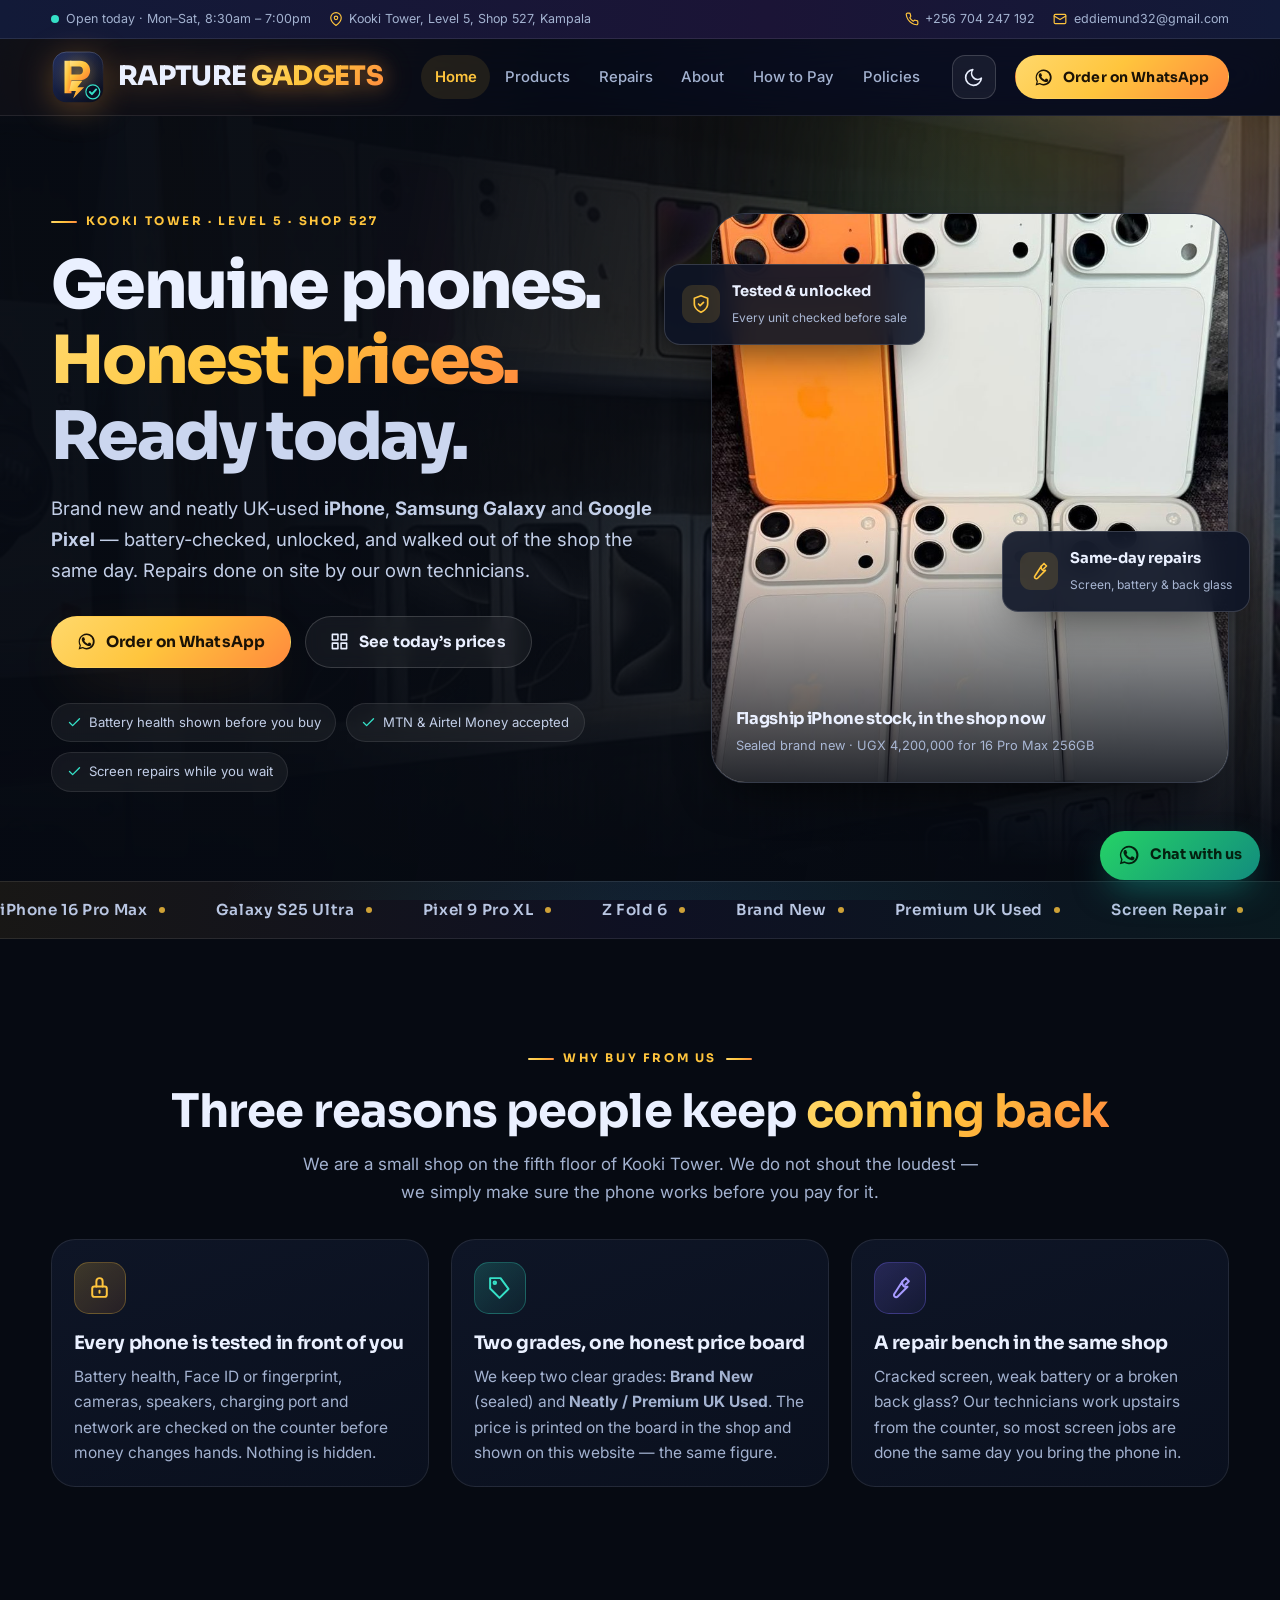
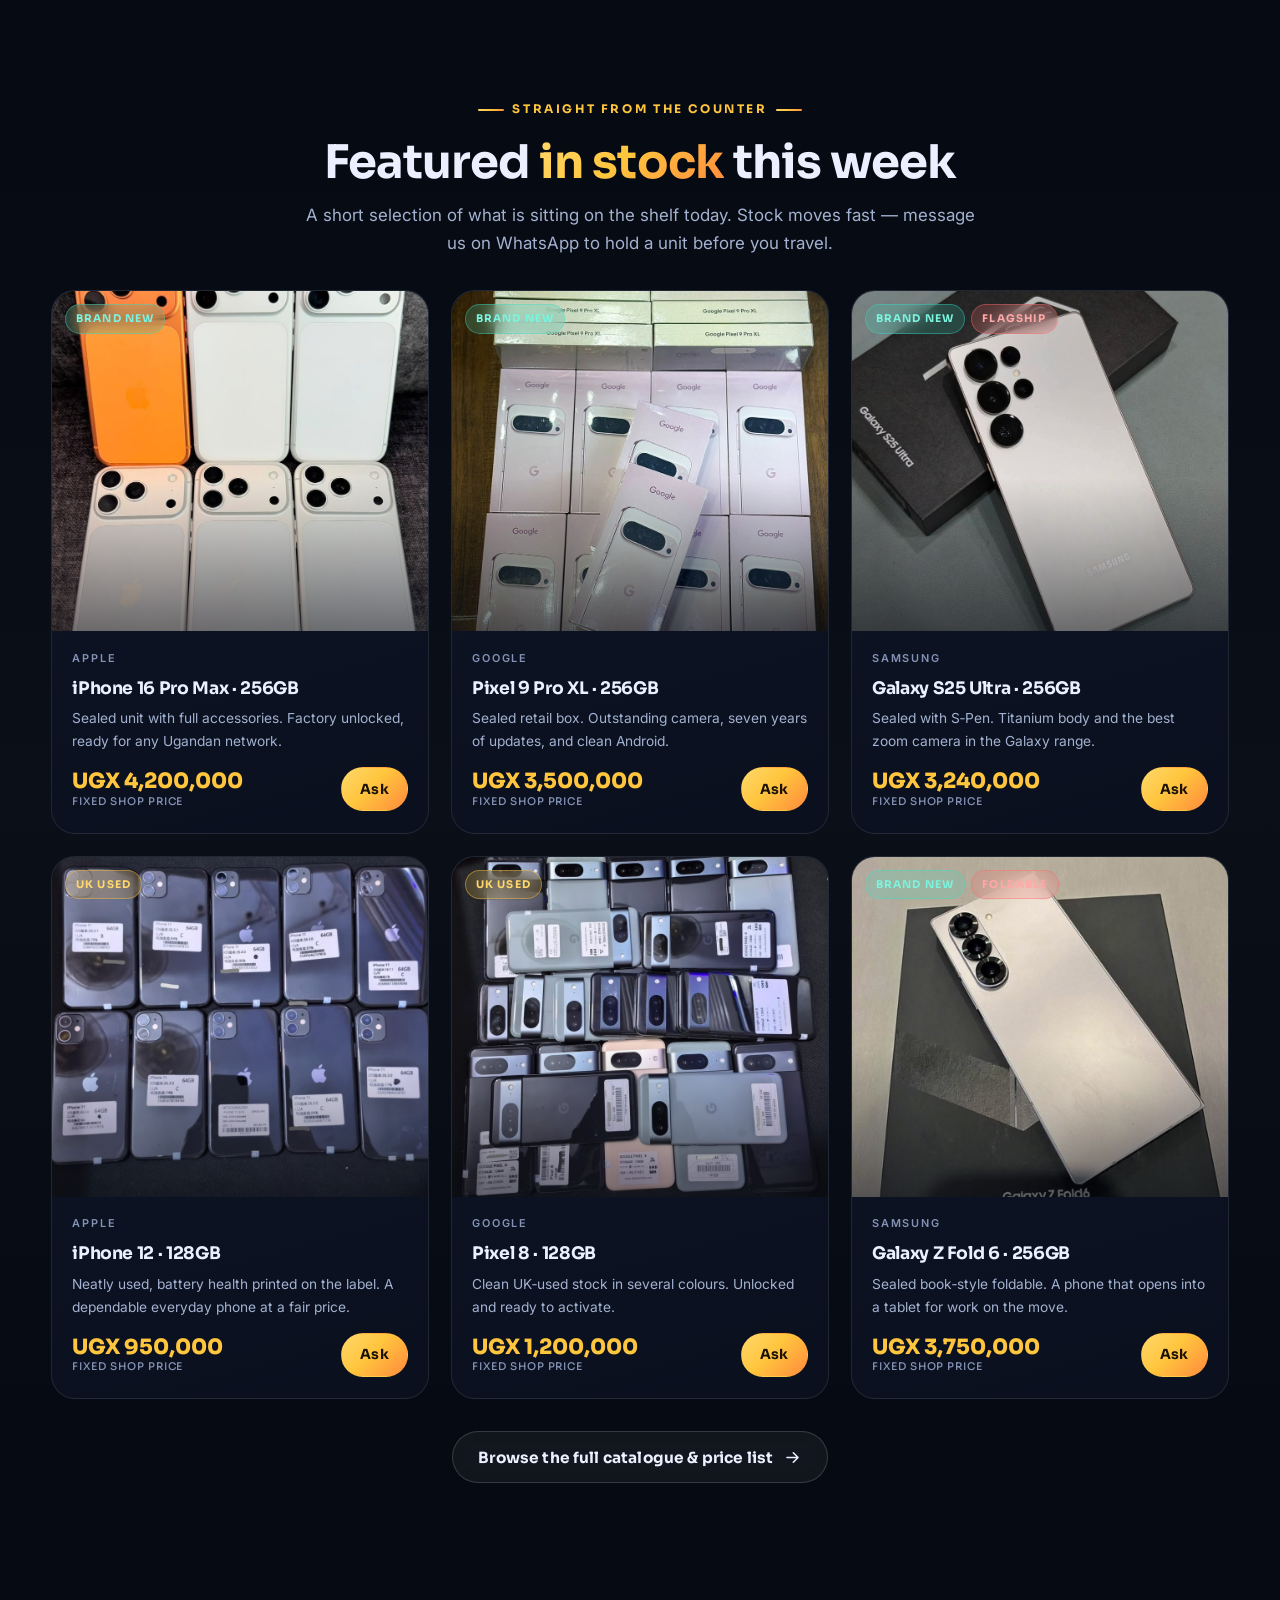
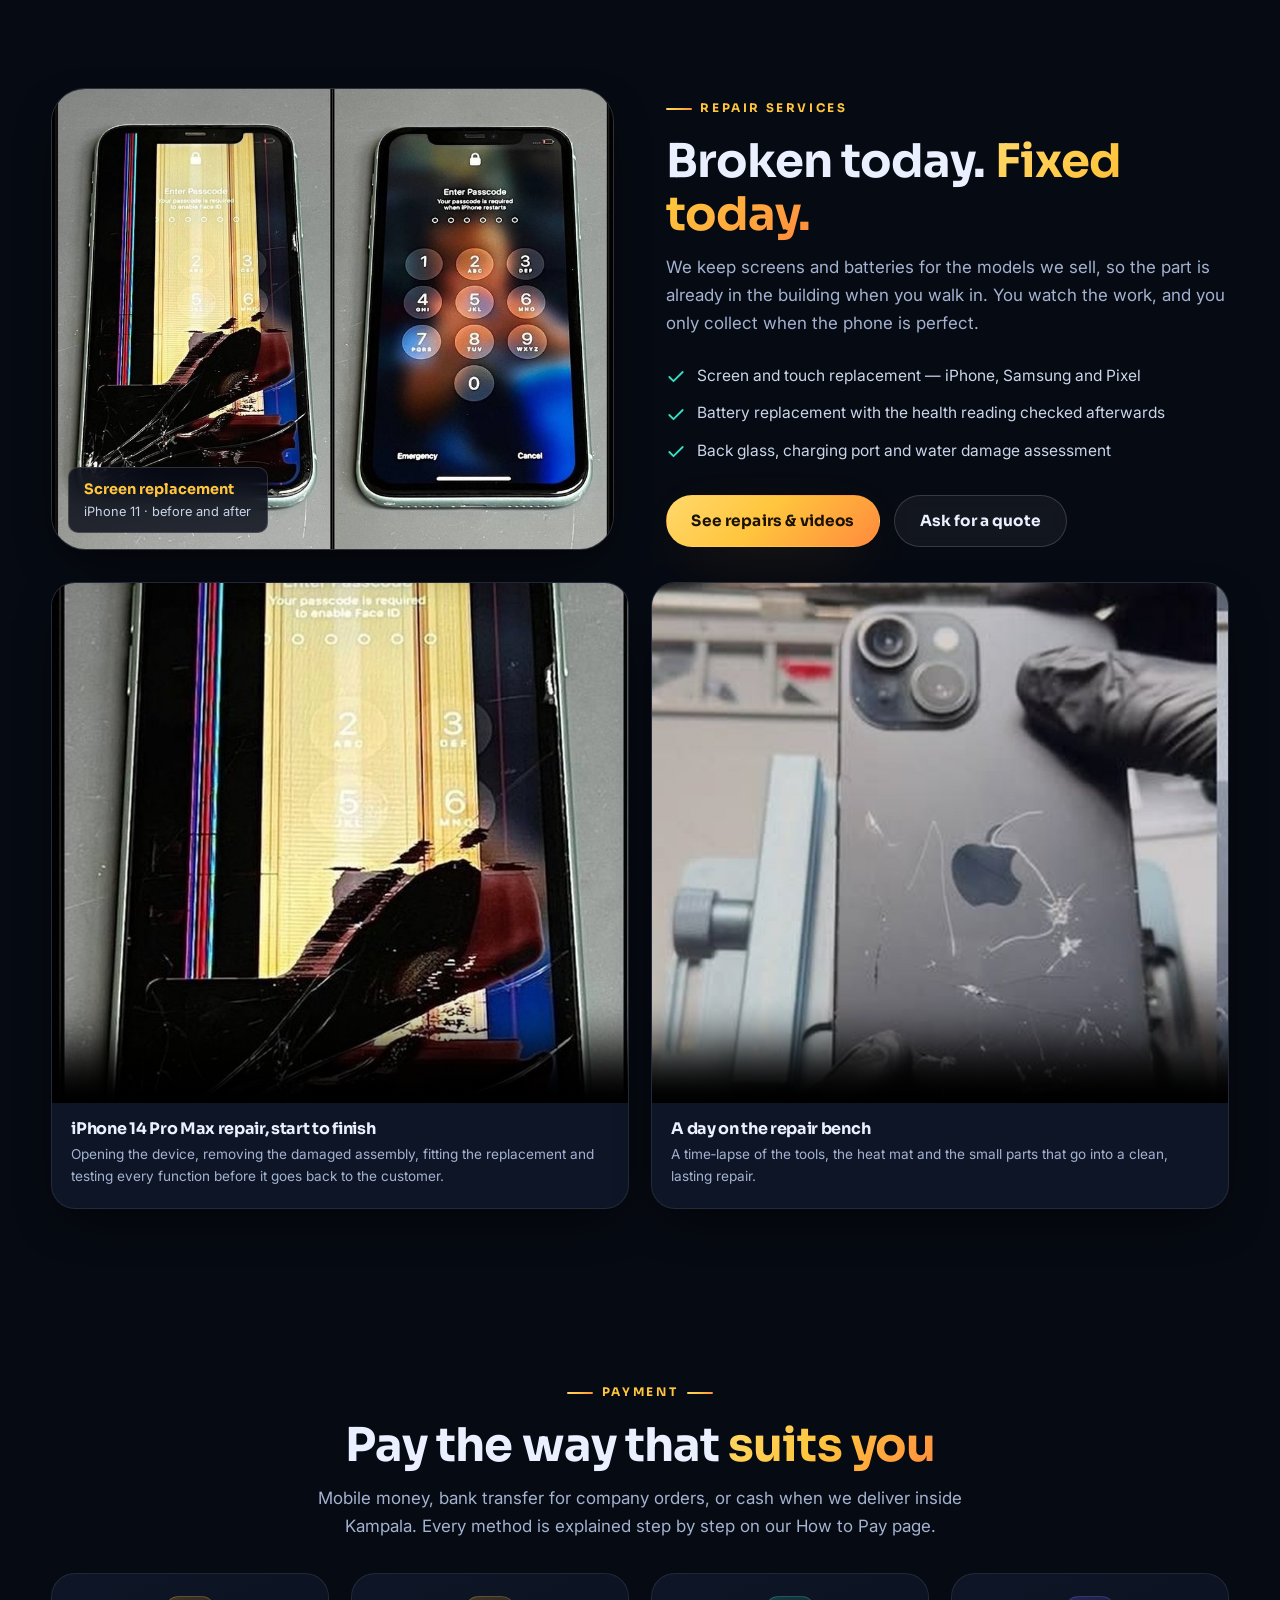
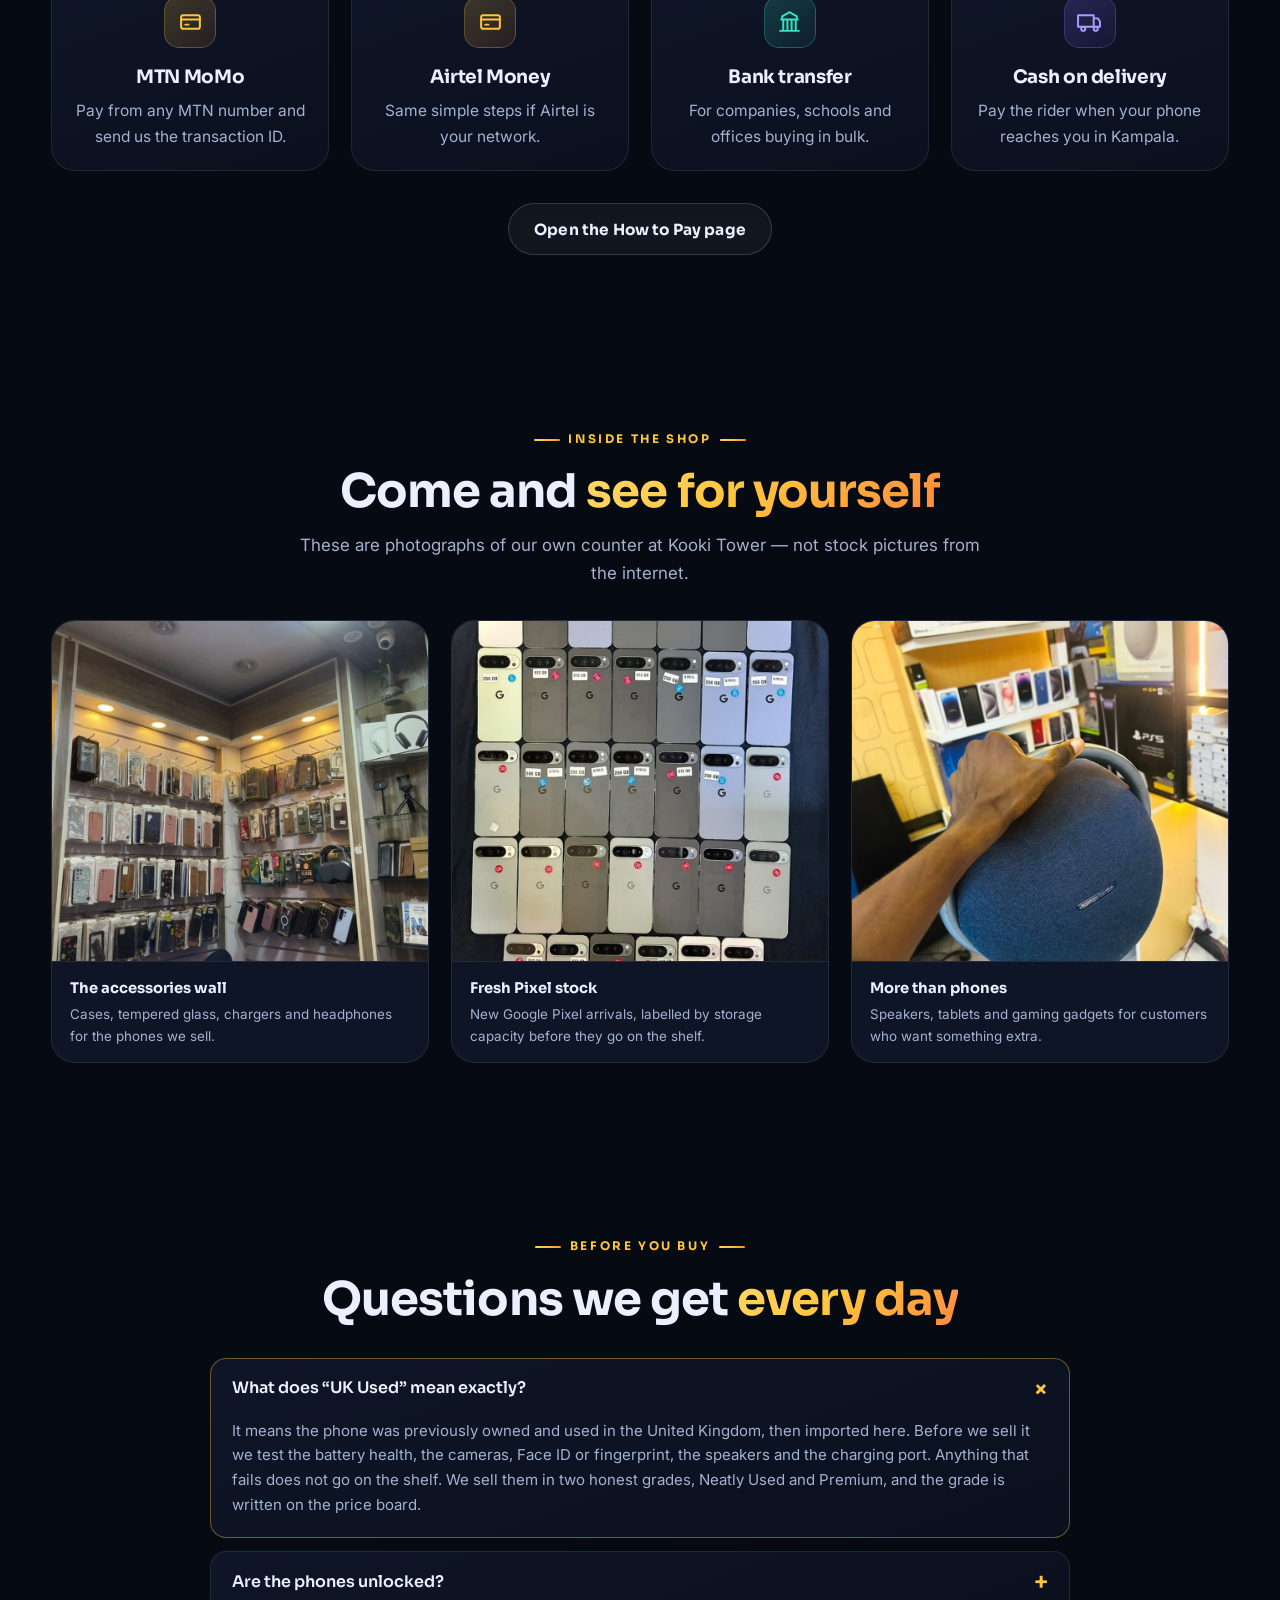
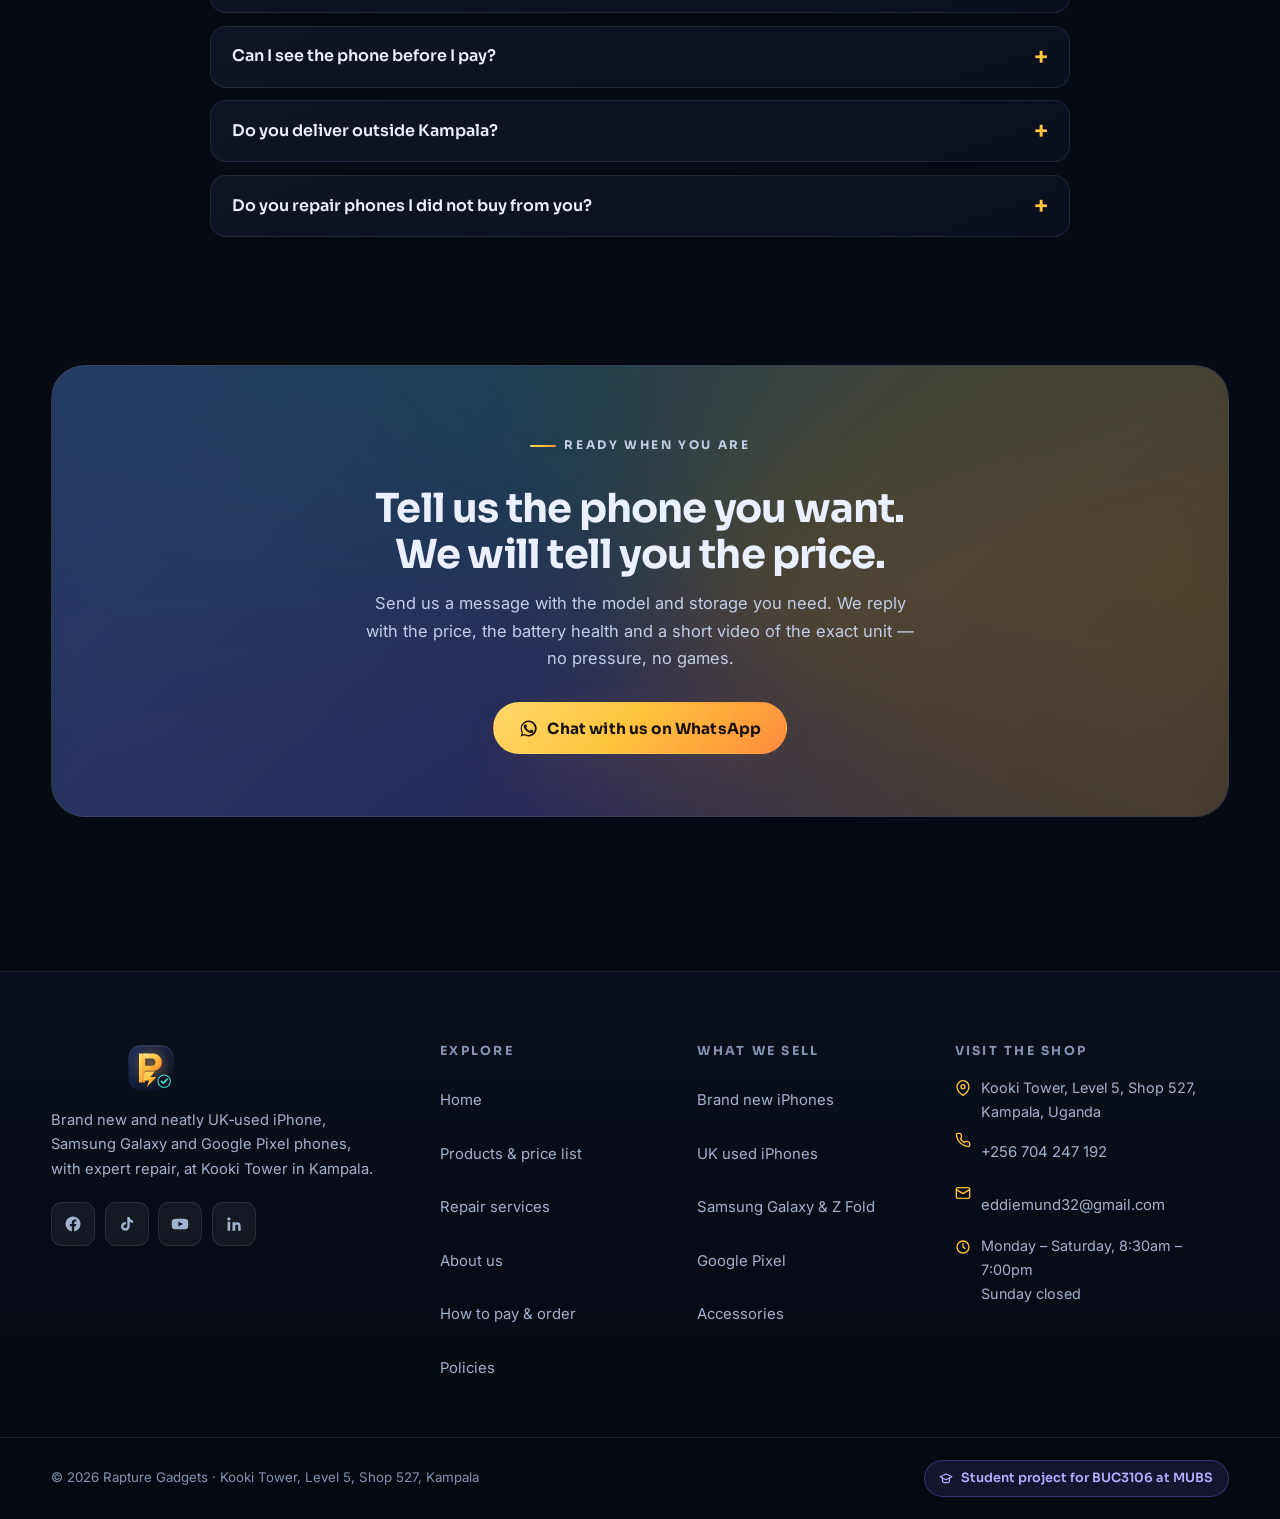
<file: index.html>
<!DOCTYPE html>
<html lang="en">
<head>
<meta charset="UTF-8">
<meta name="viewport" content="width=device-width, initial-scale=1">
<title>Rapture Gadgets | Brand New &amp; UK Used iPhones, Samsung &amp; Pixel in Kampala</title>
<meta name="description" content="Rapture Gadgets sells brand new and neatly UK-used iPhones, Samsung Galaxy and Google Pixel phones at Kooki Tower, Level 5, Shop 527, Kampala. Battery-checked, unlocked, with expert phone repair on site.">
<link rel="icon" href="images/logo-mark.svg" type="image/svg+xml">
<link rel="preconnect" href="https://fonts.googleapis.com">
<link rel="preconnect" href="https://fonts.gstatic.com" crossorigin>
<link href="https://fonts.googleapis.com/css2?family=Sora:wght@400;600;700;800&amp;family=Inter:wght@400;500;600;700&amp;display=swap" rel="stylesheet">
<link rel="stylesheet" href="style.css?v=2">
</head>
<body>

<!-- theme switch: pure CSS light/dark mode, no JavaScript -->
<input type="checkbox" id="theme-toggle" class="theme-input" aria-hidden="true">
<a class="skip" href="#main">Skip to content</a>

<!-- ============ TOP BAR ============ -->
<div class="topbar">
  <div class="wrap">
    <ul>
      <li><span class="pulse-dot"></span> Open today &#183; Mon&#8211;Sat, 8:30am &#8211; 7:00pm</li>
      <li>
        <svg viewBox="0 0 24 24" fill="none" stroke="currentColor" stroke-width="2" stroke-linecap="round" stroke-linejoin="round"><path d="M21 10c0 7-9 13-9 13s-9-6-9-13a9 9 0 0 1 18 0Z"/><circle cx="12" cy="10" r="3"/></svg>
        Kooki Tower, Level 5, Shop 527, Kampala
      </li>
    </ul>
    <ul>
      <li>
        <svg viewBox="0 0 24 24" fill="none" stroke="currentColor" stroke-width="2" stroke-linecap="round" stroke-linejoin="round"><path d="M22 16.9v3a2 2 0 0 1-2.2 2 19.8 19.8 0 0 1-8.6-3.1 19.5 19.5 0 0 1-6-6A19.8 19.8 0 0 1 2.1 4.2 2 2 0 0 1 4.1 2h3a2 2 0 0 1 2 1.7c.1 1 .4 1.9.7 2.8a2 2 0 0 1-.5 2.1L8.1 9.9a16 16 0 0 0 6 6l1.3-1.2a2 2 0 0 1 2.1-.5c.9.3 1.8.6 2.8.7a2 2 0 0 1 1.7 2Z"/></svg>
        <a href="tel:+256704247192">+256 704 247 192</a>
      </li>
      <li>
        <svg viewBox="0 0 24 24" fill="none" stroke="currentColor" stroke-width="2" stroke-linecap="round" stroke-linejoin="round"><rect x="2" y="4" width="20" height="16" rx="2"/><path d="m2 7 10 6 10-6"/></svg>
        <a href="mailto:eddiemund32@gmail.com">eddiemund32@gmail.com</a>
      </li>
    </ul>
  </div>
</div>

<!-- ============ HEADER ============ -->
<header class="hdr">
  <div class="wrap">
    <a class="brand" href="index.html">
      <img src="images/logo-mark.svg" alt="Rapture Gadgets logo" width="54" height="54">
      <span class="brand-txt">
        <span class="brand-name"><span class="b1">RAPTURE</span> <span class="b2">GADGETS</span></span>
      </span>
    </a>

    <input type="checkbox" id="nav-toggle" class="nav-toggle" aria-hidden="true">
    <nav class="nav" aria-label="Main">
      <ul>
        <li><a href="index.html" aria-current="page">Home</a></li>
        <li><a href="products.html">Products</a></li>
        <li><a href="repairs.html">Repairs</a></li>
        <li><a href="about.html">About</a></li>
        <li><a href="pay.html">How to Pay</a></li>
        <li><a href="policies.html">Policies</a></li>
      </ul>
    </nav>
    <label for="nav-toggle" class="nav-burger" aria-label="Open menu" role="button" tabindex="0"><span></span></label>

    <label for="theme-toggle" class="theme-btn" role="switch" aria-label="Switch between light and dark mode" title="Switch between light and dark mode">
      <svg class="i-moon" viewBox="0 0 24 24" fill="none" stroke="currentColor" stroke-width="1.9" stroke-linecap="round" stroke-linejoin="round"><path d="M21 12.8A9 9 0 1 1 11.2 3a7 7 0 0 0 9.8 9.8Z"/></svg>
      <svg class="i-sun" viewBox="0 0 24 24" fill="none" stroke="currentColor" stroke-width="1.9" stroke-linecap="round" stroke-linejoin="round"><circle cx="12" cy="12" r="4"/><path d="M12 2v2M12 20v2M4.93 4.93l1.41 1.41M17.66 17.66l1.41 1.41M2 12h2M20 12h2M4.93 19.07l1.41-1.41M17.66 6.34l1.41-1.41"/></svg>
    </label>
    <div class="hdr-cta">
      <a class="btn btn--gold btn--sm" href="https://wa.me/256704247192?text=Hello%20Rapture%20Gadgets%2C%20I%20would%20like%20to%20ask%20about%20a%20phone." target="_blank" rel="noopener">
        <svg viewBox="0 0 24 24" fill="currentColor"><path d="M17.5 14.4c-.3-.2-1.8-.9-2-1-.3-.1-.5-.2-.7.1-.2.3-.8 1-1 1.2-.2.2-.3.2-.6.1-1.7-.9-2.9-1.6-4-3.6-.3-.5.3-.5.8-1.5.1-.2 0-.4 0-.5s-.7-1.6-.9-2.2c-.2-.6-.5-.5-.7-.5h-.6c-.2 0-.5.1-.8.4-.3.3-1 1-1 2.5s1.1 2.9 1.2 3.1c.2.2 2.1 3.2 5.1 4.5 1.9.8 2.6.9 3.5.8.6-.1 1.8-.7 2-1.4.2-.7.2-1.3.2-1.4-.1-.2-.3-.2-.6-.3M12 2a10 10 0 0 0-8.6 15L2 22l5.2-1.4A10 10 0 1 0 12 2Zm0 18.2c-1.6 0-3.1-.4-4.4-1.2l-.3-.2-3.1.8.8-3-.2-.3A8.2 8.2 0 1 1 12 20.2Z"/></svg>
        <span>Order on WhatsApp</span>
      </a>
    </div>
  </div>
</header>

<main id="main">

<!-- ============ HERO ============ -->
<section class="hero">
  <div class="hero-bg">
    <img src="images/hero-shop-display.jpg" alt="iPhones on the lit display shelves inside Rapture Gadgets, Kooki Tower" width="810" height="1080">
  </div>

  <div class="wrap hero-grid">
    <div class="hero-copy">
      <p class="eyebrow">Kooki Tower &#183; Level 5 &#183; Shop 527</p>
      <h1>Genuine phones.<br><span class="grad">Honest prices.</span><br><span class="out">Ready today.</span></h1>
      <p class="sub">Brand new and neatly UK&#8209;used <strong>iPhone</strong>, <strong>Samsung Galaxy</strong> and <strong>Google Pixel</strong> &#8212; battery&#8209;checked, unlocked, and walked out of the shop the same day. Repairs done on site by our own technicians.</p>

      <div class="hero-actions">
        <a class="btn btn--gold" href="https://wa.me/256704247192?text=Hello%20Rapture%20Gadgets%2C%20I%20saw%20your%20website%20and%20I%20want%20to%20order%20a%20phone." target="_blank" rel="noopener">
          <svg viewBox="0 0 24 24" fill="currentColor"><path d="M17.5 14.4c-.3-.2-1.8-.9-2-1-.3-.1-.5-.2-.7.1-.2.3-.8 1-1 1.2-.2.2-.3.2-.6.1-1.7-.9-2.9-1.6-4-3.6-.3-.5.3-.5.8-1.5.1-.2 0-.4 0-.5s-.7-1.6-.9-2.2c-.2-.6-.5-.5-.7-.5h-.6c-.2 0-.5.1-.8.4-.3.3-1 1-1 2.5s1.1 2.9 1.2 3.1c.2.2 2.1 3.2 5.1 4.5 1.9.8 2.6.9 3.5.8.6-.1 1.8-.7 2-1.4.2-.7.2-1.3.2-1.4-.1-.2-.3-.2-.6-.3M12 2a10 10 0 0 0-8.6 15L2 22l5.2-1.4A10 10 0 1 0 12 2Zm0 18.2c-1.6 0-3.1-.4-4.4-1.2l-.3-.2-3.1.8.8-3-.2-.3A8.2 8.2 0 1 1 12 20.2Z"/></svg>
          Order on WhatsApp
        </a>
        <a class="btn btn--ghost" href="products.html">
          <svg viewBox="0 0 24 24" fill="none" stroke="currentColor" stroke-width="2" stroke-linecap="round" stroke-linejoin="round"><path d="M3 3h7v7H3zM14 3h7v7h-7zM14 14h7v7h-7zM3 14h7v7H3z"/></svg>
          See today&#8217;s prices
        </a>
      </div>

      <div class="hero-trust">
        <span class="chip">
          <svg viewBox="0 0 24 24" fill="none" stroke="currentColor" stroke-width="2.2" stroke-linecap="round" stroke-linejoin="round"><path d="M20 6 9 17l-5-5"/></svg>
          Battery health shown before you buy
        </span>
        <span class="chip">
          <svg viewBox="0 0 24 24" fill="none" stroke="currentColor" stroke-width="2.2" stroke-linecap="round" stroke-linejoin="round"><path d="M20 6 9 17l-5-5"/></svg>
          MTN &amp; Airtel Money accepted
        </span>
        <span class="chip">
          <svg viewBox="0 0 24 24" fill="none" stroke="currentColor" stroke-width="2.2" stroke-linecap="round" stroke-linejoin="round"><path d="M20 6 9 17l-5-5"/></svg>
          Screen repairs while you wait
        </span>
      </div>
    </div>

    <div class="hero-visual">
      <div class="hero-card">
        <img src="images/apple-iphone-pro-max-flagship.jpg" alt="Flagship iPhone Pro Max units in gold and white, held in stock at Rapture Gadgets" width="918" height="1080">
        <div class="hero-cap">
          <div>
            <h3>Flagship iPhone stock, in the shop now</h3>
            <span>Sealed brand new &#183; UGX 4,200,000 for 16 Pro Max 256GB</span>
          </div>
        </div>
      </div>

      <div class="float-card fc-1">
        <span class="ic">
          <svg viewBox="0 0 24 24" fill="none" stroke="currentColor" stroke-width="2" stroke-linecap="round" stroke-linejoin="round"><path d="M12 22s8-4 8-10V5l-8-3-8 3v7c0 6 8 10 8 10Z"/><path d="m9 12 2 2 4-4"/></svg>
        </span>
        <span>
          <b>Tested &amp; unlocked</b>
          <small>Every unit checked before sale</small>
        </span>
      </div>

      <div class="float-card fc-2">
        <span class="ic">
          <svg viewBox="0 0 24 24" fill="none" stroke="currentColor" stroke-width="2" stroke-linecap="round" stroke-linejoin="round"><path d="M14.7 6.3a4 4 0 0 0 5 5l-9.4 9.4a2.1 2.1 0 0 1-3-3Z"/><path d="M14.7 6.3 18 3l3 3-3.3 3.3"/></svg>
        </span>
        <span>
          <b>Same&#8209;day repairs</b>
          <small>Screen, battery &amp; back glass</small>
        </span>
      </div>
    </div>
  </div>
</section>

<!-- ============ BRAND TICKER ============ -->
<div class="ticker" aria-hidden="true">
  <div class="ticker-track">
    <span>iPhone 16 Pro Max</span><span>Galaxy S25 Ultra</span><span>Pixel 9 Pro XL</span>
    <span>Z Fold 6</span><span>Brand New</span><span>Premium UK Used</span>
    <span>Screen Repair</span><span>Battery Replacement</span><span>Genuine Accessories</span>
    <span>iPhone 16 Pro Max</span><span>Galaxy S25 Ultra</span><span>Pixel 9 Pro XL</span>
    <span>Z Fold 6</span><span>Brand New</span><span>Premium UK Used</span>
    <span>Screen Repair</span><span>Battery Replacement</span><span>Genuine Accessories</span>
  </div>
</div>

<!-- ============ THREE REASONS ============ -->
<section class="section">
  <div class="wrap">
    <div class="center reveal">
      <p class="eyebrow">Why buy from us</p>
      <h2 class="h-sec">Three reasons people keep <span class="hl">coming back</span></h2>
      <p class="lede">We are a small shop on the fifth floor of Kooki Tower. We do not shout the loudest &#8212; we simply make sure the phone works before you pay for it.</p>
    </div>

    <div class="grid g3 mt-2">
      <article class="card reveal">
        <span class="tile">
          <svg viewBox="0 0 24 24" fill="none" stroke="currentColor" stroke-width="1.9" stroke-linecap="round" stroke-linejoin="round"><path d="M9 11V6a3 3 0 0 1 6 0v5"/><rect x="5" y="11" width="14" height="10" rx="2"/><path d="M12 15v2"/></svg>
        </span>
        <h3>Every phone is tested in front of you</h3>
        <p>Battery health, Face ID or fingerprint, cameras, speakers, charging port and network are checked on the counter before money changes hands. Nothing is hidden.</p>
      </article>

      <article class="card reveal">
        <span class="tile tile--teal">
          <svg viewBox="0 0 24 24" fill="none" stroke="currentColor" stroke-width="1.9" stroke-linecap="round" stroke-linejoin="round"><path d="M20.6 13.4 12 22l-9-9V3h10Z"/><circle cx="7.5" cy="7.5" r="1.2"/></svg>
        </span>
        <h3>Two grades, one honest price board</h3>
        <p>We keep two clear grades: <strong>Brand New</strong> (sealed) and <strong>Neatly / Premium UK Used</strong>. The price is printed on the board in the shop and shown on this website &#8212; the same figure.</p>
      </article>

      <article class="card reveal">
        <span class="tile tile--violet">
          <svg viewBox="0 0 24 24" fill="none" stroke="currentColor" stroke-width="1.9" stroke-linecap="round" stroke-linejoin="round"><path d="M14.7 6.3a4 4 0 0 0 5 5l-9.4 9.4a2.1 2.1 0 0 1-3-3Z"/><path d="M14.7 6.3 18 3l3 3-3.3 3.3"/></svg>
        </span>
        <h3>A repair bench in the same shop</h3>
        <p>Cracked screen, weak battery or a broken back glass? Our technicians work upstairs from the counter, so most screen jobs are done the same day you bring the phone in.</p>
      </article>
    </div>
  </div>
</section>

<!-- ============ FEATURED STOCK ============ -->
<section class="section" style="background:linear-gradient(180deg,transparent,rgba(255,255,255,.022),transparent);">
  <div class="wrap">
    <div class="center reveal">
      <p class="eyebrow">Straight from the counter</p>
      <h2 class="h-sec">Featured <span class="hl">in stock</span> this week</h2>
      <p class="lede">A short selection of what is sitting on the shelf today. Stock moves fast &#8212; message us on WhatsApp to hold a unit before you travel.</p>
    </div>

    <div class="grid g3 mt-2">

      <article class="p-card reveal b-apple">
        <div class="p-media">
          <img src="images/apple-iphone-pro-max-flagship.jpg" alt="Flagship iPhone Pro Max units in orange and white" width="918" height="1080" loading="lazy">
          <div class="p-badges"><span class="badge badge--new">Brand New</span></div>
        </div>
        <div class="p-body">
          <span class="p-brand">Apple</span>
          <h3 class="p-name">iPhone 16 Pro Max &#183; 256GB</h3>
          <p class="p-desc">Sealed unit with full accessories. Factory unlocked, ready for any Ugandan network.</p>
          <div class="p-foot">
            <span class="p-price">UGX 4,200,000 <small>Fixed shop price</small></span>
            <a class="btn btn--gold btn--sm" href="https://wa.me/256704247192?text=Hello%2C%20I%20want%20the%20iPhone%2016%20Pro%20Max%20256GB." target="_blank" rel="noopener">Ask</a>
          </div>
        </div>
      </article>

      <article class="p-card reveal b-pixel">
        <div class="p-media">
          <img src="images/pixel-9-pro-xl-sealed.jpg" alt="Sealed Google Pixel 9 Pro XL retail boxes in rose" width="960" height="1280" loading="lazy">
          <div class="p-badges"><span class="badge badge--new">Brand New</span></div>
        </div>
        <div class="p-body">
          <span class="p-brand">Google</span>
          <h3 class="p-name">Pixel 9 Pro XL &#183; 256GB</h3>
          <p class="p-desc">Sealed retail box. Outstanding camera, seven years of updates, and clean Android.</p>
          <div class="p-foot">
            <span class="p-price">UGX 3,500,000 <small>Fixed shop price</small></span>
            <a class="btn btn--gold btn--sm" href="https://wa.me/256704247192?text=Hello%2C%20I%20want%20the%20Google%20Pixel%209%20Pro%20XL%20256GB." target="_blank" rel="noopener">Ask</a>
          </div>
        </div>
      </article>

      <article class="p-card reveal b-samsung">
        <div class="p-media">
          <img src="images/samsung-galaxy-s25-ultra.jpg" alt="Silver Samsung Galaxy S25 Ultra photographed on its retail box" width="900" height="900" loading="lazy">
          <div class="p-badges"><span class="badge badge--new">Brand New</span><span class="badge badge--hot">Flagship</span></div>
        </div>
        <div class="p-body">
          <span class="p-brand">Samsung</span>
          <h3 class="p-name">Galaxy S25 Ultra &#183; 256GB</h3>
          <p class="p-desc">Sealed with S&#8209;Pen. Titanium body and the best zoom camera in the Galaxy range.</p>
          <div class="p-foot">
            <span class="p-price">UGX 3,240,000 <small>Fixed shop price</small></span>
            <a class="btn btn--gold btn--sm" href="https://wa.me/256704247192?text=Hello%2C%20I%20want%20the%20Samsung%20Galaxy%20S25%20Ultra%20256GB." target="_blank" rel="noopener">Ask</a>
          </div>
        </div>
      </article>

      <article class="p-card reveal b-apple">
        <div class="p-media">
          <img src="images/apple-iphone-12-stock.jpg" alt="Black iPhone 12 64GB units with battery health labels" width="1080" height="946" loading="lazy">
          <div class="p-badges"><span class="badge badge--uk">UK Used</span></div>
        </div>
        <div class="p-body">
          <span class="p-brand">Apple</span>
          <h3 class="p-name">iPhone 12 &#183; 128GB</h3>
          <p class="p-desc">Neatly used, battery health printed on the label. A dependable everyday phone at a fair price.</p>
          <div class="p-foot">
            <span class="p-price">UGX 950,000 <small>Fixed shop price</small></span>
            <a class="btn btn--gold btn--sm" href="https://wa.me/256704247192?text=Hello%2C%20I%20want%20the%20iPhone%2012%20128GB." target="_blank" rel="noopener">Ask</a>
          </div>
        </div>
      </article>

      <article class="p-card reveal b-pixel">
        <div class="p-media">
          <img src="images/pixel-8-stock.jpg" alt="Google Pixel 8 128GB units laid out on a dark mat" width="1068" height="1080" loading="lazy">
          <div class="p-badges"><span class="badge badge--uk">UK Used</span></div>
        </div>
        <div class="p-body">
          <span class="p-brand">Google</span>
          <h3 class="p-name">Pixel 8 &#183; 128GB</h3>
          <p class="p-desc">Clean UK&#8209;used stock in several colours. Unlocked and ready to activate.</p>
          <div class="p-foot">
            <span class="p-price">UGX 1,200,000 <small>Fixed shop price</small></span>
            <a class="btn btn--gold btn--sm" href="https://wa.me/256704247192?text=Hello%2C%20I%20want%20the%20Google%20Pixel%208%20128GB." target="_blank" rel="noopener">Ask</a>
          </div>
        </div>
      </article>

      <article class="p-card reveal b-samsung">
        <div class="p-media">
          <img src="images/samsung-galaxy-z-fold6.jpg" alt="Silver Galaxy Z Fold 6 photographed on its retail box" width="900" height="900" loading="lazy">
          <div class="p-badges"><span class="badge badge--new">Brand New</span><span class="badge badge--hot">Foldable</span></div>
        </div>
        <div class="p-body">
          <span class="p-brand">Samsung</span>
          <h3 class="p-name">Galaxy Z Fold 6 &#183; 256GB</h3>
          <p class="p-desc">Sealed book&#8209;style foldable. A phone that opens into a tablet for work on the move.</p>
          <div class="p-foot">
            <span class="p-price">UGX 3,750,000 <small>Fixed shop price</small></span>
            <a class="btn btn--gold btn--sm" href="https://wa.me/256704247192?text=Hello%2C%20I%20want%20the%20Samsung%20Galaxy%20Z%20Fold%206%20256GB." target="_blank" rel="noopener">Ask</a>
          </div>
        </div>
      </article>

    </div>

    <div class="center mt-2">
      <a class="btn btn--ghost" href="products.html">
        Browse the full catalogue &amp; price list
        <svg viewBox="0 0 24 24" fill="none" stroke="currentColor" stroke-width="2" stroke-linecap="round" stroke-linejoin="round"><path d="M5 12h14M13 6l6 6-6 6"/></svg>
      </a>
    </div>
  </div>
</section>

<!-- ============ REPAIR TEASER ============ -->
<section class="section">
  <div class="wrap split">
    <div class="split-media reveal">
      <img src="images/repair-iphone-11-screen.jpg" alt="iPhone 11 with a shattered screen before repair, and the same phone with a perfect screen after" width="1100" height="1100" loading="lazy">
      <span class="tag"><b>Screen replacement</b> iPhone 11 &#183; before and after</span>
    </div>

    <div class="reveal">
      <p class="eyebrow">Repair services</p>
      <h2 class="h-sec">Broken today. <span class="hl">Fixed today.</span></h2>
      <p class="lede">We keep screens and batteries for the models we sell, so the part is already in the building when you walk in. You watch the work, and you only collect when the phone is perfect.</p>

      <ul class="check-list">
        <li>
          <svg viewBox="0 0 24 24" fill="none" stroke="currentColor" stroke-width="2.2" stroke-linecap="round" stroke-linejoin="round"><path d="M20 6 9 17l-5-5"/></svg>
          Screen and touch replacement &#8212; iPhone, Samsung and Pixel
        </li>
        <li>
          <svg viewBox="0 0 24 24" fill="none" stroke="currentColor" stroke-width="2.2" stroke-linecap="round" stroke-linejoin="round"><path d="M20 6 9 17l-5-5"/></svg>
          Battery replacement with the health reading checked afterwards
        </li>
        <li>
          <svg viewBox="0 0 24 24" fill="none" stroke="currentColor" stroke-width="2.2" stroke-linecap="round" stroke-linejoin="round"><path d="M20 6 9 17l-5-5"/></svg>
          Back glass, charging port and water damage assessment
        </li>
      </ul>

      <div class="hero-actions mt-2" style="margin-bottom:0;">
        <a class="btn btn--gold" href="repairs.html">See repairs &amp; videos</a>
        <a class="btn btn--ghost" href="https://wa.me/256704247192?text=Hello%2C%20I%20have%20a%20phone%20that%20needs%20repair." target="_blank" rel="noopener">Ask for a quote</a>
      </div>
    </div>
  </div>

  <!-- repair videos on the home page too -->
  <div class="wrap">
    <div class="grid g2 vids mt-2">
      <figure class="vid-card reveal">
        <video controls playsinline preload="metadata" poster="images/repair-iphone11-before.jpg">
          <source src="video/repair-iphone-14-pro-max.mp4" type="video/mp4">
          Your browser cannot play this video. <a href="video/repair-iphone-14-pro-max.mp4">Download the clip</a>.
        </video>
        <figcaption class="vid-meta">
          <h3>iPhone 14 Pro Max repair, start to finish</h3>
          <p>Opening the device, removing the damaged assembly, fitting the replacement and testing every function before it goes back to the customer.</p>
        </figcaption>
      </figure>

      <figure class="vid-card reveal">
        <video controls playsinline preload="metadata" poster="images/repair-backglass-before.jpg">
          <source src="video/repair-workshop-timelapse.mp4" type="video/mp4">
          Your browser cannot play this video. <a href="video/repair-workshop-timelapse.mp4">Download the clip</a>.
        </video>
        <figcaption class="vid-meta">
          <h3>A day on the repair bench</h3>
          <p>A time&#8209;lapse of the tools, the heat mat and the small parts that go into a clean, lasting repair.</p>
        </figcaption>
      </figure>
    </div>
  </div>
</section>

<!-- ============ HOW TO PAY TEASER ============ -->
<section class="section section--tight">
  <div class="wrap">
    <div class="center reveal">
      <p class="eyebrow">Payment</p>
      <h2 class="h-sec">Pay the way that <span class="hl">suits you</span></h2>
      <p class="lede">Mobile money, bank transfer for company orders, or cash when we deliver inside Kampala. Every method is explained step by step on our How to Pay page.</p>
    </div>

    <div class="grid g4 mt-2">
      <article class="card reveal center">
        <span class="tile" style="margin-inline:auto;">
          <svg viewBox="0 0 24 24" fill="none" stroke="currentColor" stroke-width="1.9" stroke-linecap="round" stroke-linejoin="round"><rect x="3" y="6" width="18" height="13" rx="2"/><path d="M3 10h18M7 15h3"/></svg>
        </span>
        <h3>MTN MoMo</h3>
        <p>Pay from any MTN number and send us the transaction ID.</p>
      </article>
      <article class="card reveal center">
        <span class="tile" style="margin-inline:auto;">
          <svg viewBox="0 0 24 24" fill="none" stroke="currentColor" stroke-width="1.9" stroke-linecap="round" stroke-linejoin="round"><rect x="3" y="6" width="18" height="13" rx="2"/><path d="M3 10h18M7 15h3"/></svg>
        </span>
        <h3>Airtel Money</h3>
        <p>Same simple steps if Airtel is your network.</p>
      </article>
      <article class="card reveal center">
        <span class="tile tile--teal" style="margin-inline:auto;">
          <svg viewBox="0 0 24 24" fill="none" stroke="currentColor" stroke-width="1.9" stroke-linecap="round" stroke-linejoin="round"><path d="M3 21h18M4 10h16M5 10V7l7-4 7 4v3M6 10v11M18 10v11M10 10v11M14 10v11"/></svg>
        </span>
        <h3>Bank transfer</h3>
        <p>For companies, schools and offices buying in bulk.</p>
      </article>
      <article class="card reveal center">
        <span class="tile tile--violet" style="margin-inline:auto;">
          <svg viewBox="0 0 24 24" fill="none" stroke="currentColor" stroke-width="1.9" stroke-linecap="round" stroke-linejoin="round"><path d="M1 6h15v11H1zM16 9h4l2 3v5h-6z"/><circle cx="6" cy="19" r="2"/><circle cx="18" cy="19" r="2"/></svg>
        </span>
        <h3>Cash on delivery</h3>
        <p>Pay the rider when your phone reaches you in Kampala.</p>
      </article>
    </div>

    <div class="center mt-2">
      <a class="btn btn--ghost" href="pay.html">Open the How to Pay page</a>
    </div>
  </div>
</section>

<!-- ============ SHOP GALLERY ============ -->
<section class="section">
  <div class="wrap">
    <div class="center reveal">
      <p class="eyebrow">Inside the shop</p>
      <h2 class="h-sec">Come and <span class="hl">see for yourself</span></h2>
      <p class="lede">These are photographs of our own counter at Kooki Tower &#8212; not stock pictures from the internet.</p>
    </div>

    <div class="grid g3 mt-2">
      <figure class="shot reveal">
        <img src="images/shop-accessories-wall.jpg" alt="Wall of phone cases, headphones and accessories inside the shop" width="810" height="1080" loading="lazy">
        <figcaption><b>The accessories wall</b>Cases, tempered glass, chargers and headphones for the phones we sell.</figcaption>
      </figure>
      <figure class="shot reveal">
        <img src="images/pixel-10-pro-xl-stock.jpg" alt="Google Pixel phones laid out with 256GB and 512GB capacity labels" width="960" height="1280" loading="lazy">
        <figcaption><b>Fresh Pixel stock</b>New Google Pixel arrivals, labelled by storage capacity before they go on the shelf.</figcaption>
      </figure>
      <figure class="shot reveal">
        <img src="images/shop-audio-gadgets.jpg" alt="Harman Kardon portable speaker held in a gadget shop with games consoles behind" width="810" height="1080" loading="lazy">
        <figcaption><b>More than phones</b>Speakers, tablets and gaming gadgets for customers who want something extra.</figcaption>
      </figure>
    </div>
  </div>
</section>

<!-- ============ FAQ ============ -->
<section class="section section--tight">
  <div class="wrap">
    <div class="center reveal">
      <p class="eyebrow">Before you buy</p>
      <h2 class="h-sec">Questions we get <span class="hl">every day</span></h2>
    </div>

    <div class="faq mt-2">
      <details open>
        <summary>What does &#8220;UK Used&#8221; mean exactly?</summary>
        <p>It means the phone was previously owned and used in the United Kingdom, then imported here. Before we sell it we test the battery health, the cameras, Face ID or fingerprint, the speakers and the charging port. Anything that fails does not go on the shelf. We sell them in two honest grades, Neatly Used and Premium, and the grade is written on the price board.</p>
      </details>
      <details>
        <summary>Are the phones unlocked?</summary>
        <p>Yes. Every phone we sell is factory unlocked and works with MTN and Airtel SIM cards. If you want, we will put your SIM in at the counter and test it in front of you before you pay.</p>
      </details>
      <details>
        <summary>Can I see the phone before I pay?</summary>
        <p>Always. Come to Level 5, Shop 527 at Kooki Tower and we will hand you the unit. If you are outside Kampala, we can send a short video of the exact phone showing its IMEI and battery health before you send money.</p>
      </details>
      <details>
        <summary>Do you deliver outside Kampala?</summary>
        <p>Yes, we send phones by courier to every district. Delivery is by hand or by bus parcel, and you pay for the phone before it leaves the shop. Delivery inside Kampala is free on orders above UGX 1,000,000. Full details are on our <a href="policies.html" style="color:var(--gold);">Policies page</a>.</p>
      </details>
      <details>
        <summary>Do you repair phones I did not buy from you?</summary>
        <p>Yes. Bring any iPhone, Samsung or Pixel and we will quote you before we open it. The quote does not change once we start, unless you ask us to add extra work.</p>
      </details>
    </div>
  </div>
</section>

<!-- ============ CTA ============ -->
<section class="section section--tight">
  <div class="wrap">
    <div class="cta reveal">
      <p class="eyebrow" style="justify-content:center;">Ready when you are</p>
      <h2>Tell us the phone you want.<br>We will tell you the price.</h2>
      <p>Send us a message with the model and storage you need. We reply with the price, the battery health and a short video of the exact unit &#8212; no pressure, no games.</p>
      <a class="btn btn--gold" href="https://wa.me/256704247192?text=Hello%20Rapture%20Gadgets%2C%20I%20am%20looking%20for%20a%20phone." target="_blank" rel="noopener">
        <svg viewBox="0 0 24 24" fill="currentColor"><path d="M17.5 14.4c-.3-.2-1.8-.9-2-1-.3-.1-.5-.2-.7.1-.2.3-.8 1-1 1.2-.2.2-.3.2-.6.1-1.7-.9-2.9-1.6-4-3.6-.3-.5.3-.5.8-1.5.1-.2 0-.4 0-.5s-.7-1.6-.9-2.2c-.2-.6-.5-.5-.7-.5h-.6c-.2 0-.5.1-.8.4-.3.3-1 1-1 2.5s1.1 2.9 1.2 3.1c.2.2 2.1 3.2 5.1 4.5 1.9.8 2.6.9 3.5.8.6-.1 1.8-.7 2-1.4.2-.7.2-1.3.2-1.4-.1-.2-.3-.2-.6-.3M12 2a10 10 0 0 0-8.6 15L2 22l5.2-1.4A10 10 0 1 0 12 2Zm0 18.2c-1.6 0-3.1-.4-4.4-1.2l-.3-.2-3.1.8.8-3-.2-.3A8.2 8.2 0 1 1 12 20.2Z"/></svg>
        Chat with us on WhatsApp
      </a>
    </div>
  </div>
</section>

</main>

<!-- ============ FOOTER ============ -->
<footer class="ftr">
  <div class="wrap ftr-grid">
    <div class="ftr-brand">
      <img src="images/logo-mark.svg" alt="Rapture Gadgets logo" width="200" height="48">
      <p>Brand new and neatly UK&#8209;used iPhone, Samsung Galaxy and Google Pixel phones, with expert repair, at Kooki Tower in Kampala.</p>
      <div class="socials">
        <a href="#" aria-label="Rapture Gadgets on Facebook"><svg viewBox="0 0 24 24" fill="currentColor"><path d="M22 12a10 10 0 1 0-11.6 9.9v-7H7.9V12h2.5V9.8c0-2.5 1.5-3.9 3.8-3.9 1.1 0 2.2.2 2.2.2v2.4h-1.2c-1.2 0-1.6.8-1.6 1.6V12h2.7l-.4 2.9h-2.3v7A10 10 0 0 0 22 12Z"/></svg></a>
        <a href="#" aria-label="Rapture Gadgets on TikTok"><svg viewBox="0 0 24 24" fill="currentColor"><path d="M16.6 5.8a4.8 4.8 0 0 1-1.1-3.1h-3.1v12.4a2.6 2.6 0 1 1-2.6-2.6c.3 0 .5 0 .8.1V9.4a5.8 5.8 0 1 0 5 5.7V9.1a7.8 7.8 0 0 0 4.5 1.4V7.4a4.8 4.8 0 0 1-3.5-1.6Z"/></svg></a>
        <a href="#" aria-label="Rapture Gadgets on YouTube"><svg viewBox="0 0 24 24" fill="currentColor"><path d="M23 12s0-3.2-.4-4.7a2.5 2.5 0 0 0-1.7-1.8C19.3 5 12 5 12 5s-7.3 0-8.9.5A2.5 2.5 0 0 0 1.4 7.3C1 8.8 1 12 1 12s0 3.2.4 4.7c.2.9.9 1.6 1.7 1.8C4.7 19 12 19 12 19s7.3 0 8.9-.5a2.5 2.5 0 0 0 1.7-1.8C23 15.2 23 12 23 12ZM9.8 15.2V8.8l6.2 3.2Z"/></svg></a>
        <a href="#" aria-label="Rapture Gadgets on LinkedIn"><svg viewBox="0 0 24 24" fill="currentColor"><path d="M6.9 21H3.4V9h3.5ZM5.2 7.4A2 2 0 1 1 5.2 3a2 2 0 0 1 0 4.4ZM21 21h-3.5v-6c0-1.5-.5-2.5-1.8-2.5a2 2 0 0 0-1.9 1.4 2.6 2.6 0 0 0-.1.9V21H10s.1-10.4 0-11.5h3.5v1.7a3.5 3.5 0 0 1 3.2-1.7c2.3 0 4.1 1.5 4.1 4.8Z"/></svg></a>
      </div>
    </div>

    <div>
      <h4>Explore</h4>
      <ul>
        <li><a href="index.html">Home</a></li>
        <li><a href="products.html">Products &amp; price list</a></li>
        <li><a href="repairs.html">Repair services</a></li>
        <li><a href="about.html">About us</a></li>
        <li><a href="pay.html">How to pay &amp; order</a></li>
        <li><a href="policies.html">Policies</a></li>
      </ul>
    </div>

    <div>
      <h4>What we sell</h4>
      <ul>
        <li><a href="products.html">Brand new iPhones</a></li>
        <li><a href="products.html">UK used iPhones</a></li>
        <li><a href="products.html">Samsung Galaxy &amp; Z Fold</a></li>
        <li><a href="products.html">Google Pixel</a></li>
        <li><a href="products.html">Accessories</a></li>
      </ul>
    </div>

    <div>
      <h4>Visit the shop</h4>
      <ul class="ftr-contact">
        <li>
          <svg viewBox="0 0 24 24" fill="none" stroke="currentColor" stroke-width="2" stroke-linecap="round" stroke-linejoin="round"><path d="M21 10c0 7-9 13-9 13s-9-6-9-13a9 9 0 0 1 18 0Z"/><circle cx="12" cy="10" r="3"/></svg>
          Kooki Tower, Level 5, Shop 527, Kampala, Uganda
        </li>
        <li>
          <svg viewBox="0 0 24 24" fill="none" stroke="currentColor" stroke-width="2" stroke-linecap="round" stroke-linejoin="round"><path d="M22 16.9v3a2 2 0 0 1-2.2 2 19.8 19.8 0 0 1-8.6-3.1 19.5 19.5 0 0 1-6-6A19.8 19.8 0 0 1 2.1 4.2 2 2 0 0 1 4.1 2h3a2 2 0 0 1 2 1.7c.1 1 .4 1.9.7 2.8a2 2 0 0 1-.5 2.1L8.1 9.9a16 16 0 0 0 6 6l1.3-1.2a2 2 0 0 1 2.1-.5c.9.3 1.8.6 2.8.7a2 2 0 0 1 1.7 2Z"/></svg>
          <a href="tel:+256704247192">+256 704 247 192</a>
        </li>
        <li>
          <svg viewBox="0 0 24 24" fill="none" stroke="currentColor" stroke-width="2" stroke-linecap="round" stroke-linejoin="round"><rect x="2" y="4" width="20" height="16" rx="2"/><path d="m2 7 10 6 10-6"/></svg>
          <a href="mailto:eddiemund32@gmail.com">eddiemund32@gmail.com</a>
        </li>
        <li>
          <svg viewBox="0 0 24 24" fill="none" stroke="currentColor" stroke-width="2" stroke-linecap="round" stroke-linejoin="round"><circle cx="12" cy="12" r="9"/><path d="M12 7v5l3 2"/></svg>
          Monday &#8211; Saturday, 8:30am &#8211; 7:00pm<br>Sunday closed
        </li>
      </ul>
    </div>
  </div>

  <div class="ftr-bottom">
    <div class="wrap">
      <p>&#169; 2026 Rapture Gadgets &#183; Kooki Tower, Level 5, Shop 527, Kampala</p>
      <span class="student-note">
        <svg viewBox="0 0 24 24" fill="none" stroke="currentColor" stroke-width="2" stroke-linecap="round" stroke-linejoin="round"><path d="M22 10 12 5 2 10l10 5 10-5Z"/><path d="M6 12v5c0 1.7 2.7 3 6 3s6-1.3 6-3v-5"/></svg>
        Student project for BUC3106 at MUBS
      </span>
    </div>
  </div>
</footer>

<!-- ============ FLOATING WHATSAPP ============ -->
<a class="wa-float" href="https://wa.me/256704247192?text=Hello%20Rapture%20Gadgets%2C%20I%20need%20help%20choosing%20a%20phone." target="_blank" rel="noopener">
  <svg viewBox="0 0 24 24" fill="currentColor"><path d="M17.5 14.4c-.3-.2-1.8-.9-2-1-.3-.1-.5-.2-.7.1-.2.3-.8 1-1 1.2-.2.2-.3.2-.6.1-1.7-.9-2.9-1.6-4-3.6-.3-.5.3-.5.8-1.5.1-.2 0-.4 0-.5s-.7-1.6-.9-2.2c-.2-.6-.5-.5-.7-.5h-.6c-.2 0-.5.1-.8.4-.3.3-1 1-1 2.5s1.1 2.9 1.2 3.1c.2.2 2.1 3.2 5.1 4.5 1.9.8 2.6.9 3.5.8.6-.1 1.8-.7 2-1.4.2-.7.2-1.3.2-1.4-.1-.2-.3-.2-.6-.3M12 2a10 10 0 0 0-8.6 15L2 22l5.2-1.4A10 10 0 1 0 12 2Zm0 18.2c-1.6 0-3.1-.4-4.4-1.2l-.3-.2-3.1.8.8-3-.2-.3A8.2 8.2 0 1 1 12 20.2Z"/></svg>
  <span>Chat with us</span>
</a>

</body>
</html>
</file>
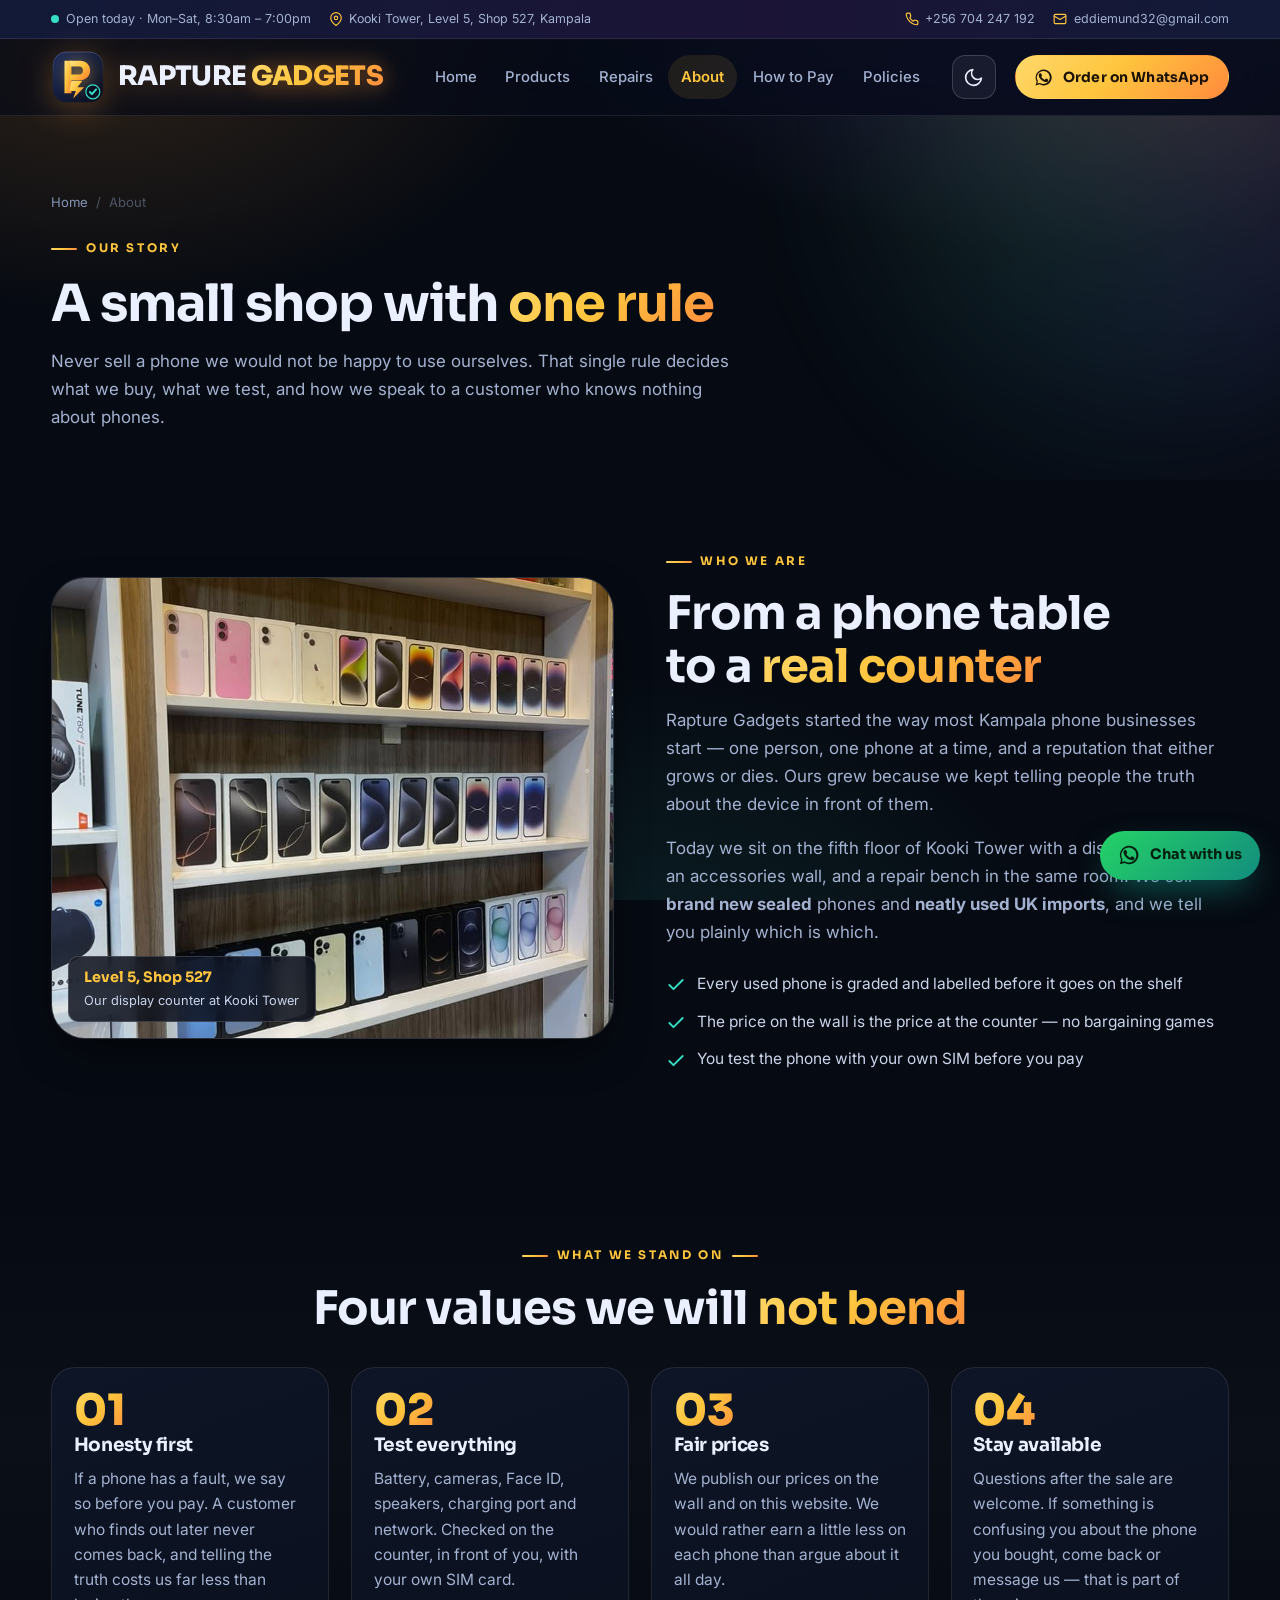
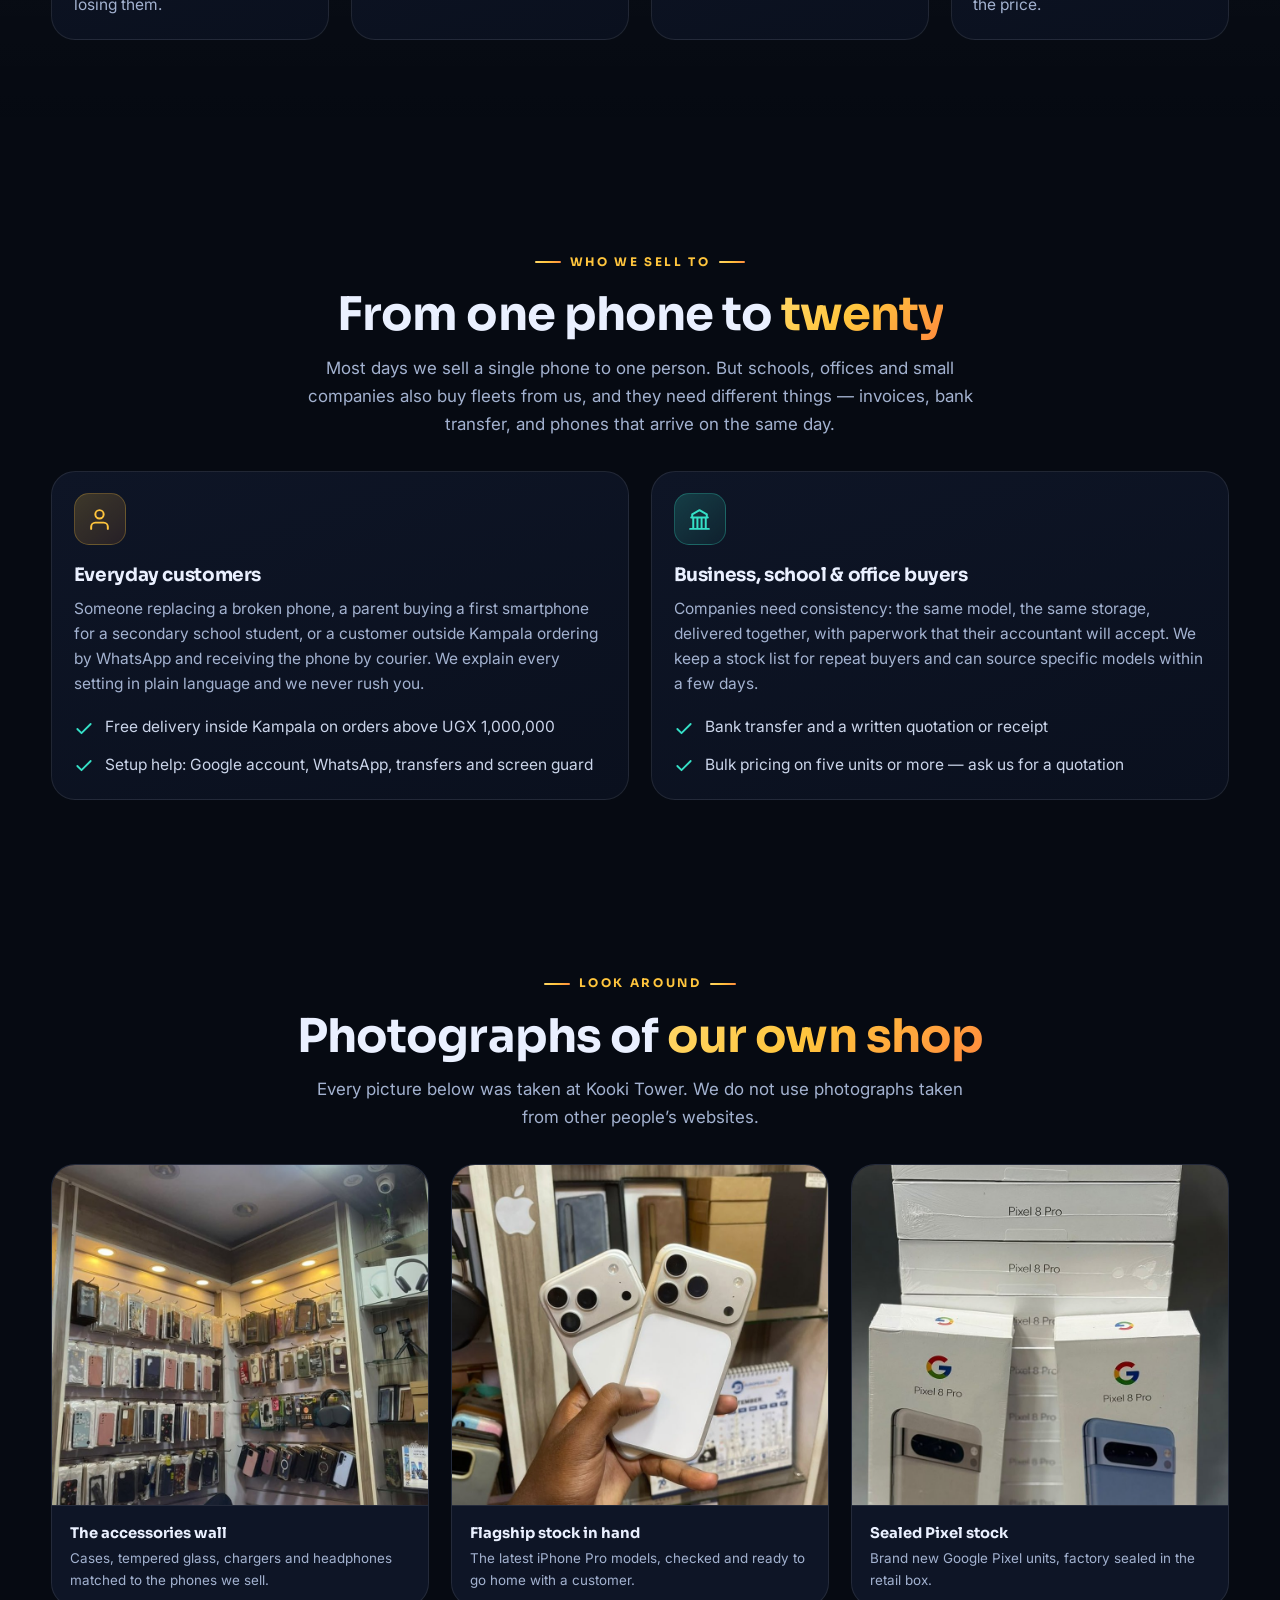
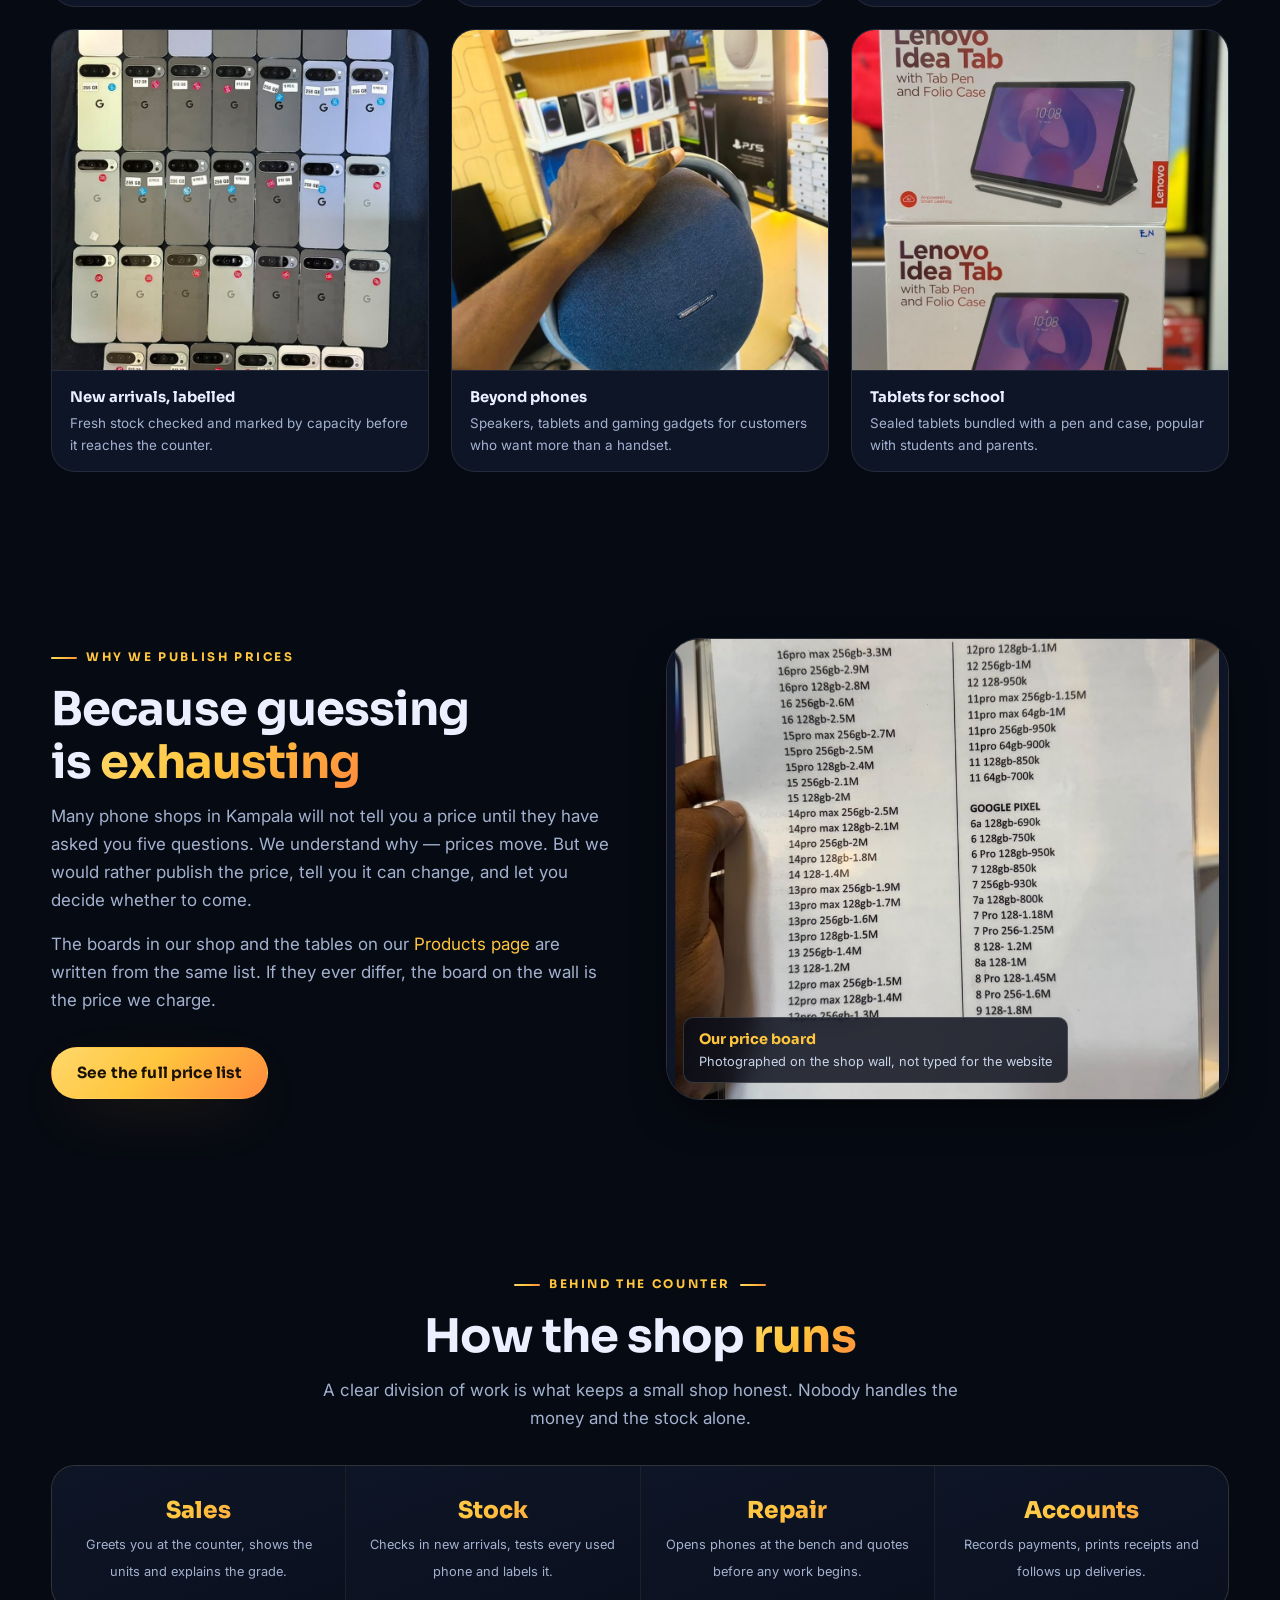
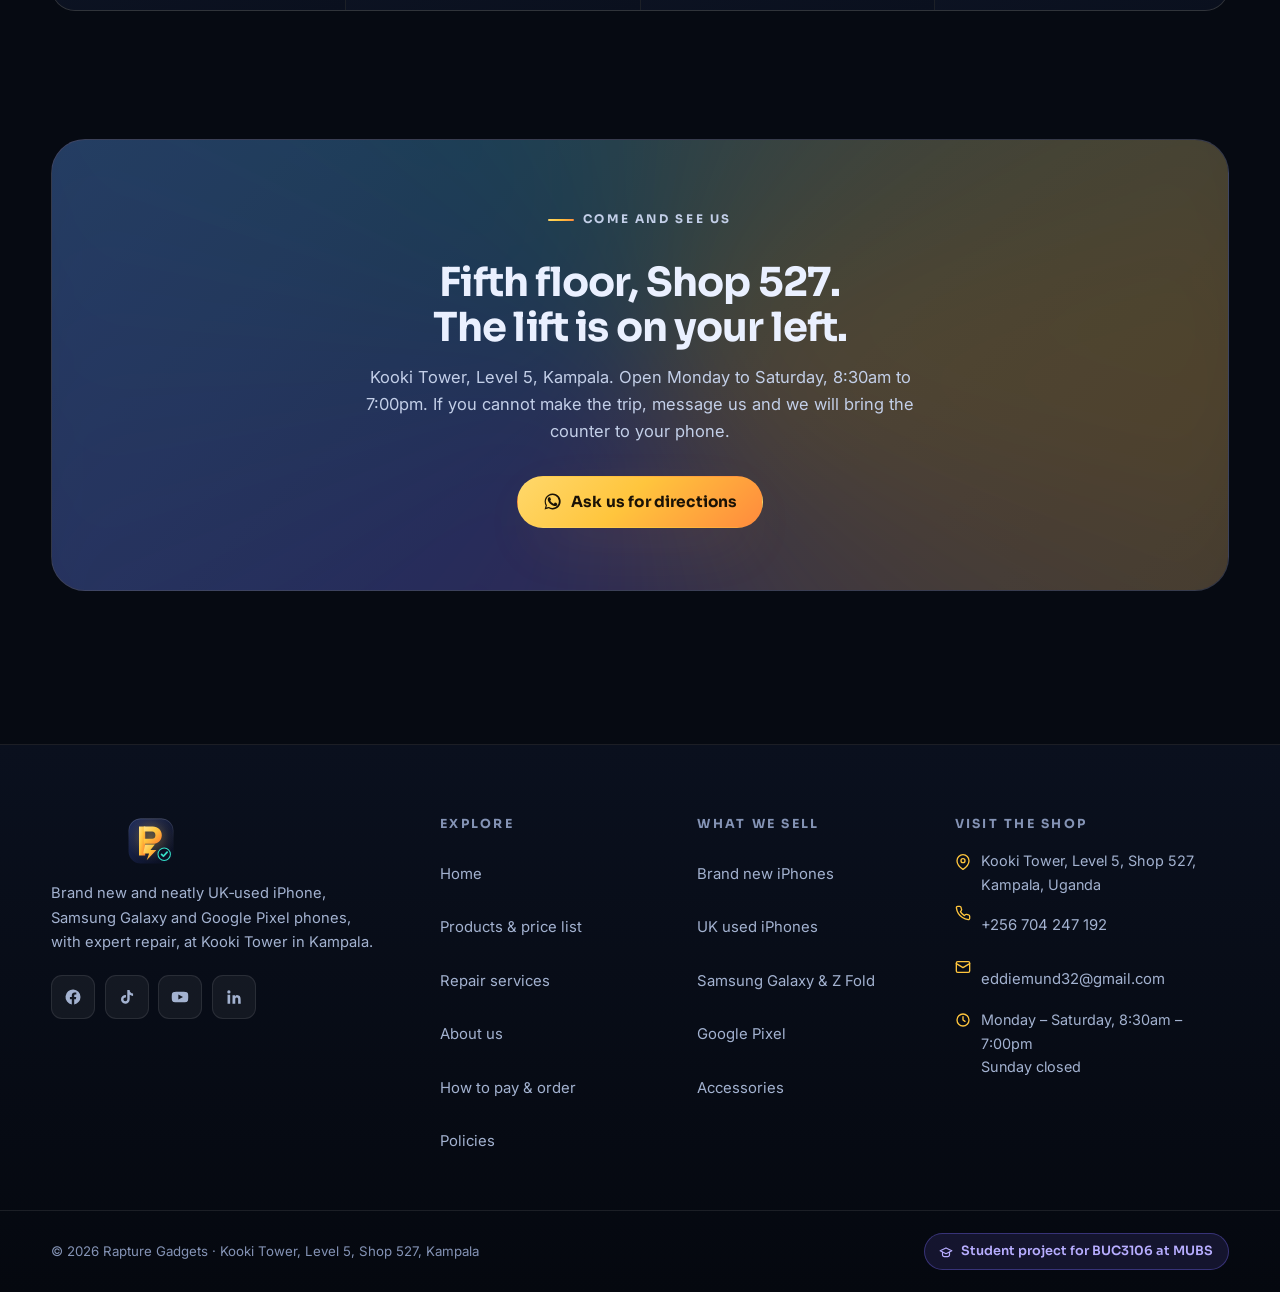
<file: about.html>
<!DOCTYPE html>
<html lang="en">
<head>
<meta charset="UTF-8">
<meta name="viewport" content="width=device-width, initial-scale=1">
<title>About Us | Rapture Gadgets &#8212; Kooki Tower, Kampala</title>
<meta name="description" content="Rapture Gadgets is a phone shop and repair bench at Kooki Tower, Level 5, Shop 527, Kampala. Brand new and UK used iPhone, Samsung and Google Pixel, sold honestly.">
<link rel="icon" href="images/logo-mark.svg" type="image/svg+xml">
<link rel="preconnect" href="https://fonts.googleapis.com">
<link rel="preconnect" href="https://fonts.gstatic.com" crossorigin>
<link href="https://fonts.googleapis.com/css2?family=Sora:wght@400;600;700;800&amp;family=Inter:wght@400;500;600;700&amp;display=swap" rel="stylesheet">
<link rel="stylesheet" href="style.css?v=2">
</head>
<body>

<!-- theme switch: pure CSS light/dark mode, no JavaScript -->
<input type="checkbox" id="theme-toggle" class="theme-input" aria-hidden="true">
<a class="skip" href="#main">Skip to content</a>

<!-- ============ TOP BAR ============ -->
<div class="topbar">
  <div class="wrap">
    <ul>
      <li><span class="pulse-dot"></span> Open today &#183; Mon&#8211;Sat, 8:30am &#8211; 7:00pm</li>
      <li>
        <svg viewBox="0 0 24 24" fill="none" stroke="currentColor" stroke-width="2" stroke-linecap="round" stroke-linejoin="round"><path d="M21 10c0 7-9 13-9 13s-9-6-9-13a9 9 0 0 1 18 0Z"/><circle cx="12" cy="10" r="3"/></svg>
        Kooki Tower, Level 5, Shop 527, Kampala
      </li>
    </ul>
    <ul>
      <li>
        <svg viewBox="0 0 24 24" fill="none" stroke="currentColor" stroke-width="2" stroke-linecap="round" stroke-linejoin="round"><path d="M22 16.9v3a2 2 0 0 1-2.2 2 19.8 19.8 0 0 1-8.6-3.1 19.5 19.5 0 0 1-6-6A19.8 19.8 0 0 1 2.1 4.2 2 2 0 0 1 4.1 2h3a2 2 0 0 1 2 1.7c.1 1 .4 1.9.7 2.8a2 2 0 0 1-.5 2.1L8.1 9.9a16 16 0 0 0 6 6l1.3-1.2a2 2 0 0 1 2.1-.5c.9.3 1.8.6 2.8.7a2 2 0 0 1 1.7 2Z"/></svg>
        <a href="tel:+256704247192">+256 704 247 192</a>
      </li>
      <li>
        <svg viewBox="0 0 24 24" fill="none" stroke="currentColor" stroke-width="2" stroke-linecap="round" stroke-linejoin="round"><rect x="2" y="4" width="20" height="16" rx="2"/><path d="m2 7 10 6 10-6"/></svg>
        <a href="mailto:eddiemund32@gmail.com">eddiemund32@gmail.com</a>
      </li>
    </ul>
  </div>
</div>

<!-- ============ HEADER ============ -->
<header class="hdr">
  <div class="wrap">
    <a class="brand" href="index.html">
      <img src="images/logo-mark.svg" alt="Rapture Gadgets logo" width="54" height="54">
      <span class="brand-txt">
        <span class="brand-name"><span class="b1">RAPTURE</span> <span class="b2">GADGETS</span></span>
      </span>
    </a>

    <input type="checkbox" id="nav-toggle" class="nav-toggle" aria-hidden="true">
    <nav class="nav" aria-label="Main">
      <ul>
        <li><a href="index.html">Home</a></li>
        <li><a href="products.html">Products</a></li>
        <li><a href="repairs.html">Repairs</a></li>
        <li><a href="about.html" aria-current="page">About</a></li>
        <li><a href="pay.html">How to Pay</a></li>
        <li><a href="policies.html">Policies</a></li>
      </ul>
    </nav>
    <label for="nav-toggle" class="nav-burger" aria-label="Open menu" role="button" tabindex="0"><span></span></label>

    <label for="theme-toggle" class="theme-btn" role="switch" aria-label="Switch between light and dark mode" title="Switch between light and dark mode">
      <svg class="i-moon" viewBox="0 0 24 24" fill="none" stroke="currentColor" stroke-width="1.9" stroke-linecap="round" stroke-linejoin="round"><path d="M21 12.8A9 9 0 1 1 11.2 3a7 7 0 0 0 9.8 9.8Z"/></svg>
      <svg class="i-sun" viewBox="0 0 24 24" fill="none" stroke="currentColor" stroke-width="1.9" stroke-linecap="round" stroke-linejoin="round"><circle cx="12" cy="12" r="4"/><path d="M12 2v2M12 20v2M4.93 4.93l1.41 1.41M17.66 17.66l1.41 1.41M2 12h2M20 12h2M4.93 19.07l1.41-1.41M17.66 6.34l1.41-1.41"/></svg>
    </label>
    <div class="hdr-cta">
      <a class="btn btn--gold btn--sm" href="https://wa.me/256704247192?text=Hello%20Rapture%20Gadgets%2C%20I%20would%20like%20to%20ask%20about%20a%20phone." target="_blank" rel="noopener">
        <svg viewBox="0 0 24 24" fill="currentColor"><path d="M17.5 14.4c-.3-.2-1.8-.9-2-1-.3-.1-.5-.2-.7.1-.2.3-.8 1-1 1.2-.2.2-.3.2-.6.1-1.7-.9-2.9-1.6-4-3.6-.3-.5.3-.5.8-1.5.1-.2 0-.4 0-.5s-.7-1.6-.9-2.2c-.2-.6-.5-.5-.7-.5h-.6c-.2 0-.5.1-.8.4-.3.3-1 1-1 2.5s1.1 2.9 1.2 3.1c.2.2 2.1 3.2 5.1 4.5 1.9.8 2.6.9 3.5.8.6-.1 1.8-.7 2-1.4.2-.7.2-1.3.2-1.4-.1-.2-.3-.2-.6-.3M12 2a10 10 0 0 0-8.6 15L2 22l5.2-1.4A10 10 0 1 0 12 2Zm0 18.2c-1.6 0-3.1-.4-4.4-1.2l-.3-.2-3.1.8.8-3-.2-.3A8.2 8.2 0 1 1 12 20.2Z"/></svg>
        <span>Order on WhatsApp</span>
      </a>
    </div>
  </div>
</header>

<main id="main">

<!-- ============ PAGE HERO ============ -->
<section class="page-hero">
  <div class="wrap">
    <nav class="crumbs" aria-label="Breadcrumb">
      <a href="index.html">Home</a><span>/</span><span>About</span>
    </nav>
    <p class="eyebrow">Our story</p>
    <h1>A small shop with <span class="hl">one rule</span></h1>
    <p class="lede">Never sell a phone we would not be happy to use ourselves. That single rule decides what we buy, what we test, and how we speak to a customer who knows nothing about phones.</p>
  </div>
</section>

<!-- ============ STORY ============ -->
<section class="section section--tight">
  <div class="wrap split">
    <div class="split-media reveal">
      <img src="images/hero-shop-display.jpg" alt="The lit display shelves inside Rapture Gadgets showing rows of iPhones" width="810" height="1080" loading="lazy">
      <span class="tag"><b>Level 5, Shop 527</b>Our display counter at Kooki Tower</span>
    </div>

    <div class="reveal">
      <p class="eyebrow">Who we are</p>
      <h2 class="h-sec">From a phone table<br>to a <span class="hl">real counter</span></h2>
      <p class="lede">Rapture Gadgets started the way most Kampala phone businesses start &#8212; one person, one phone at a time, and a reputation that either grows or dies. Ours grew because we kept telling people the truth about the device in front of them.</p>
      <p class="lede mt-1">Today we sit on the fifth floor of Kooki Tower with a display counter, an accessories wall, and a repair bench in the same room. We sell <strong>brand new sealed</strong> phones and <strong>neatly used UK imports</strong>, and we tell you plainly which is which.</p>

      <ul class="check-list">
        <li><svg viewBox="0 0 24 24" fill="none" stroke="currentColor" stroke-width="2.2" stroke-linecap="round" stroke-linejoin="round"><path d="M20 6 9 17l-5-5"/></svg> Every used phone is graded and labelled before it goes on the shelf</li>
        <li><svg viewBox="0 0 24 24" fill="none" stroke="currentColor" stroke-width="2.2" stroke-linecap="round" stroke-linejoin="round"><path d="M20 6 9 17l-5-5"/></svg> The price on the wall is the price at the counter &#8212; no bargaining games</li>
        <li><svg viewBox="0 0 24 24" fill="none" stroke="currentColor" stroke-width="2.2" stroke-linecap="round" stroke-linejoin="round"><path d="M20 6 9 17l-5-5"/></svg> You test the phone with your own SIM before you pay</li>
      </ul>
    </div>
  </div>
</section>

<!-- ============ VALUES ============ -->
<section class="section" style="background:linear-gradient(180deg,transparent,rgba(255,255,255,.022),transparent);">
  <div class="wrap">
    <div class="center reveal">
      <p class="eyebrow">What we stand on</p>
      <h2 class="h-sec">Four values we will <span class="hl">not bend</span></h2>
    </div>

    <div class="grid g4 mt-2">
      <article class="card reveal">
        <span class="num">01</span>
        <h3>Honesty first</h3>
        <p>If a phone has a fault, we say so before you pay. A customer who finds out later never comes back, and telling the truth costs us far less than losing them.</p>
      </article>
      <article class="card reveal">
        <span class="num">02</span>
        <h3>Test everything</h3>
        <p>Battery, cameras, Face ID, speakers, charging port and network. Checked on the counter, in front of you, with your own SIM card.</p>
      </article>
      <article class="card reveal">
        <span class="num">03</span>
        <h3>Fair prices</h3>
        <p>We publish our prices on the wall and on this website. We would rather earn a little less on each phone than argue about it all day.</p>
      </article>
      <article class="card reveal">
        <span class="num">04</span>
        <h3>Stay available</h3>
        <p>Questions after the sale are welcome. If something is confusing you about the phone you bought, come back or message us &#8212; that is part of the price.</p>
      </article>
    </div>
  </div>
</section>

<!-- ============ WHO WE SERVE (B2C + B2B) ============ -->
<section class="section">
  <div class="wrap">
    <div class="center reveal">
      <p class="eyebrow">Who we sell to</p>
      <h2 class="h-sec">From one phone to <span class="hl">twenty</span></h2>
      <p class="lede">Most days we sell a single phone to one person. But schools, offices and small companies also buy fleets from us, and they need different things &#8212; invoices, bank transfer, and phones that arrive on the same day.</p>
    </div>

    <div class="grid g2 mt-2">
      <article class="card reveal">
        <span class="tile"><svg viewBox="0 0 24 24" fill="none" stroke="currentColor" stroke-width="1.9" stroke-linecap="round" stroke-linejoin="round"><path d="M20 21v-2a4 4 0 0 0-4-4H8a4 4 0 0 0-4 4v2"/><circle cx="12" cy="7" r="4"/></svg></span>
        <h3>Everyday customers</h3>
        <p>Someone replacing a broken phone, a parent buying a first smartphone for a secondary school student, or a customer outside Kampala ordering by WhatsApp and receiving the phone by courier. We explain every setting in plain language and we never rush you.</p>
        <ul class="check-list" style="margin-top:1.2rem;">
          <li><svg viewBox="0 0 24 24" fill="none" stroke="currentColor" stroke-width="2.2" stroke-linecap="round" stroke-linejoin="round"><path d="M20 6 9 17l-5-5"/></svg> Free delivery inside Kampala on orders above UGX 1,000,000</li>
          <li><svg viewBox="0 0 24 24" fill="none" stroke="currentColor" stroke-width="2.2" stroke-linecap="round" stroke-linejoin="round"><path d="M20 6 9 17l-5-5"/></svg> Setup help: Google account, WhatsApp, transfers and screen guard</li>
        </ul>
      </article>

      <article class="card reveal">
        <span class="tile tile--teal"><svg viewBox="0 0 24 24" fill="none" stroke="currentColor" stroke-width="1.9" stroke-linecap="round" stroke-linejoin="round"><path d="M3 21h18M4 10h16M5 10V7l7-4 7 4v3M6 10v11M18 10v11M10 10v11M14 10v11"/></svg></span>
        <h3>Business, school &amp; office buyers</h3>
        <p>Companies need consistency: the same model, the same storage, delivered together, with paperwork that their accountant will accept. We keep a stock list for repeat buyers and can source specific models within a few days.</p>
        <ul class="check-list" style="margin-top:1.2rem;">
          <li><svg viewBox="0 0 24 24" fill="none" stroke="currentColor" stroke-width="2.2" stroke-linecap="round" stroke-linejoin="round"><path d="M20 6 9 17l-5-5"/></svg> Bank transfer and a written quotation or receipt</li>
          <li><svg viewBox="0 0 24 24" fill="none" stroke="currentColor" stroke-width="2.2" stroke-linecap="round" stroke-linejoin="round"><path d="M20 6 9 17l-5-5"/></svg> Bulk pricing on five units or more &#8212; ask us for a quotation</li>
        </ul>
      </article>
    </div>
  </div>
</section>

<!-- ============ GALLERY ============ -->
<section class="section section--tight">
  <div class="wrap">
    <div class="center reveal">
      <p class="eyebrow">Look around</p>
      <h2 class="h-sec">Photographs of <span class="hl">our own shop</span></h2>
      <p class="lede">Every picture below was taken at Kooki Tower. We do not use photographs taken from other people&#8217;s websites.</p>
    </div>

    <div class="grid g3 mt-2">
      <figure class="shot reveal">
        <img src="images/shop-accessories-wall.jpg" alt="Accessories wall inside the shop with phone cases, headphones and chargers" width="810" height="1080" loading="lazy">
        <figcaption><b>The accessories wall</b>Cases, tempered glass, chargers and headphones matched to the phones we sell.</figcaption>
      </figure>
      <figure class="shot reveal">
        <img src="images/apple-iphone-pro-in-hand.jpg" alt="Two white flagship iPhone Pro units held up inside the shop" width="810" height="1080" loading="lazy">
        <figcaption><b>Flagship stock in hand</b>The latest iPhone Pro models, checked and ready to go home with a customer.</figcaption>
      </figure>
      <figure class="shot reveal">
        <img src="images/pixel-8-pro-sealed.jpg" alt="Sealed Google Pixel 8 Pro boxes stacked in porcelain and bay blue" width="960" height="1280" loading="lazy">
        <figcaption><b>Sealed Pixel stock</b>Brand new Google Pixel units, factory sealed in the retail box.</figcaption>
      </figure>
      <figure class="shot reveal">
        <img src="images/pixel-10-pro-xl-stock.jpg" alt="New Google Pixel arrivals laid out and labelled by storage capacity" width="960" height="1280" loading="lazy">
        <figcaption><b>New arrivals, labelled</b>Fresh stock checked and marked by capacity before it reaches the counter.</figcaption>
      </figure>
      <figure class="shot reveal">
        <img src="images/shop-audio-gadgets.jpg" alt="Harman Kardon portable speaker held up with games consoles and speakers behind" width="810" height="1080" loading="lazy">
        <figcaption><b>Beyond phones</b>Speakers, tablets and gaming gadgets for customers who want more than a handset.</figcaption>
      </figure>
      <figure class="shot reveal">
        <img src="images/lenovo-idea-tab.jpg" alt="Lenovo Idea Tab boxes bundled with a Tab Pen and folio case" width="810" height="1080" loading="lazy">
        <figcaption><b>Tablets for school</b>Sealed tablets bundled with a pen and case, popular with students and parents.</figcaption>
      </figure>
    </div>
  </div>
</section>

<!-- ============ TRANSPARENT PRICING ============ -->
<section class="section">
  <div class="wrap split split--rev">
    <div class="split-media reveal">
      <img src="images/price-board-uk-used-1.jpg" alt="The UK used price board photographed on the shop wall" width="1000" height="1033" loading="lazy">
      <span class="tag"><b>Our price board</b>Photographed on the shop wall, not typed for the website</span>
    </div>

    <div class="reveal">
      <p class="eyebrow">Why we publish prices</p>
      <h2 class="h-sec">Because guessing<br>is <span class="hl">exhausting</span></h2>
      <p class="lede">Many phone shops in Kampala will not tell you a price until they have asked you five questions. We understand why &#8212; prices move. But we would rather publish the price, tell you it can change, and let you decide whether to come.</p>
      <p class="lede mt-1">The boards in our shop and the tables on our <a href="products.html" style="color:var(--gold);">Products page</a> are written from the same list. If they ever differ, the board on the wall is the price we charge.</p>

      <div class="hero-actions mt-2" style="margin-bottom:0;">
        <a class="btn btn--gold" href="products.html">See the full price list</a>
      </div>
    </div>
  </div>
</section>

<!-- ============ HOW WE ARE ORGANISED ============ -->
<section class="section section--tight">
  <div class="wrap">
    <div class="center reveal">
      <p class="eyebrow">Behind the counter</p>
      <h2 class="h-sec">How the shop <span class="hl">runs</span></h2>
      <p class="lede">A clear division of work is what keeps a small shop honest. Nobody handles the money and the stock alone.</p>
    </div>

    <div class="strip mt-2 reveal">
      <div><b>Sales</b><span>Greets you at the counter, shows the units and explains the grade.</span></div>
      <div><b>Stock</b><span>Checks in new arrivals, tests every used phone and labels it.</span></div>
      <div><b>Repair</b><span>Opens phones at the bench and quotes before any work begins.</span></div>
      <div><b>Accounts</b><span>Records payments, prints receipts and follows up deliveries.</span></div>
    </div>
  </div>
</section>

<!-- ============ CTA ============ -->
<section class="section section--tight">
  <div class="wrap">
    <div class="cta reveal">
      <p class="eyebrow" style="justify-content:center;">Come and see us</p>
      <h2>Fifth floor, Shop 527.<br>The lift is on your left.</h2>
      <p>Kooki Tower, Level 5, Kampala. Open Monday to Saturday, 8:30am to 7:00pm. If you cannot make the trip, message us and we will bring the counter to your phone.</p>
      <a class="btn btn--gold" href="https://wa.me/256704247192?text=Hello%2C%20I%20would%20like%20to%20visit%20the%20shop." target="_blank" rel="noopener">
        <svg viewBox="0 0 24 24" fill="currentColor"><path d="M17.5 14.4c-.3-.2-1.8-.9-2-1-.3-.1-.5-.2-.7.1-.2.3-.8 1-1 1.2-.2.2-.3.2-.6.1-1.7-.9-2.9-1.6-4-3.6-.3-.5.3-.5.8-1.5.1-.2 0-.4 0-.5s-.7-1.6-.9-2.2c-.2-.6-.5-.5-.7-.5h-.6c-.2 0-.5.1-.8.4-.3.3-1 1-1 2.5s1.1 2.9 1.2 3.1c.2.2 2.1 3.2 5.1 4.5 1.9.8 2.6.9 3.5.8.6-.1 1.8-.7 2-1.4.2-.7.2-1.3.2-1.4-.1-.2-.3-.2-.6-.3M12 2a10 10 0 0 0-8.6 15L2 22l5.2-1.4A10 10 0 1 0 12 2Zm0 18.2c-1.6 0-3.1-.4-4.4-1.2l-.3-.2-3.1.8.8-3-.2-.3A8.2 8.2 0 1 1 12 20.2Z"/></svg>
        Ask us for directions
      </a>
    </div>
  </div>
</section>

</main>

<!-- ============ FOOTER ============ -->
<footer class="ftr">
  <div class="wrap ftr-grid">
    <div class="ftr-brand">
      <img src="images/logo-mark.svg" alt="Rapture Gadgets logo" width="200" height="48">
      <p>Brand new and neatly UK&#8209;used iPhone, Samsung Galaxy and Google Pixel phones, with expert repair, at Kooki Tower in Kampala.</p>
      <div class="socials">
        <a href="#" aria-label="Rapture Gadgets on Facebook"><svg viewBox="0 0 24 24" fill="currentColor"><path d="M22 12a10 10 0 1 0-11.6 9.9v-7H7.9V12h2.5V9.8c0-2.5 1.5-3.9 3.8-3.9 1.1 0 2.2.2 2.2.2v2.4h-1.2c-1.2 0-1.6.8-1.6 1.6V12h2.7l-.4 2.9h-2.3v7A10 10 0 0 0 22 12Z"/></svg></a>
        <a href="#" aria-label="Rapture Gadgets on TikTok"><svg viewBox="0 0 24 24" fill="currentColor"><path d="M16.6 5.8a4.8 4.8 0 0 1-1.1-3.1h-3.1v12.4a2.6 2.6 0 1 1-2.6-2.6c.3 0 .5 0 .8.1V9.4a5.8 5.8 0 1 0 5 5.7V9.1a7.8 7.8 0 0 0 4.5 1.4V7.4a4.8 4.8 0 0 1-3.5-1.6Z"/></svg></a>
        <a href="#" aria-label="Rapture Gadgets on YouTube"><svg viewBox="0 0 24 24" fill="currentColor"><path d="M23 12s0-3.2-.4-4.7a2.5 2.5 0 0 0-1.7-1.8C19.3 5 12 5 12 5s-7.3 0-8.9.5A2.5 2.5 0 0 0 1.4 7.3C1 8.8 1 12 1 12s0 3.2.4 4.7c.2.9.9 1.6 1.7 1.8C4.7 19 12 19 12 19s7.3 0 8.9-.5a2.5 2.5 0 0 0 1.7-1.8C23 15.2 23 12 23 12ZM9.8 15.2V8.8l6.2 3.2Z"/></svg></a>
        <a href="#" aria-label="Rapture Gadgets on LinkedIn"><svg viewBox="0 0 24 24" fill="currentColor"><path d="M6.9 21H3.4V9h3.5ZM5.2 7.4A2 2 0 1 1 5.2 3a2 2 0 0 1 0 4.4ZM21 21h-3.5v-6c0-1.5-.5-2.5-1.8-2.5a2 2 0 0 0-1.9 1.4 2.6 2.6 0 0 0-.1.9V21H10s.1-10.4 0-11.5h3.5v1.7a3.5 3.5 0 0 1 3.2-1.7c2.3 0 4.1 1.5 4.1 4.8Z"/></svg></a>
      </div>
    </div>

    <div>
      <h4>Explore</h4>
      <ul>
        <li><a href="index.html">Home</a></li>
        <li><a href="products.html">Products &amp; price list</a></li>
        <li><a href="repairs.html">Repair services</a></li>
        <li><a href="about.html">About us</a></li>
        <li><a href="pay.html">How to pay &amp; order</a></li>
        <li><a href="policies.html">Policies</a></li>
      </ul>
    </div>

    <div>
      <h4>What we sell</h4>
      <ul>
        <li><a href="products.html">Brand new iPhones</a></li>
        <li><a href="products.html">UK used iPhones</a></li>
        <li><a href="products.html">Samsung Galaxy &amp; Z Fold</a></li>
        <li><a href="products.html">Google Pixel</a></li>
        <li><a href="products.html">Accessories</a></li>
      </ul>
    </div>

    <div>
      <h4>Visit the shop</h4>
      <ul class="ftr-contact">
        <li>
          <svg viewBox="0 0 24 24" fill="none" stroke="currentColor" stroke-width="2" stroke-linecap="round" stroke-linejoin="round"><path d="M21 10c0 7-9 13-9 13s-9-6-9-13a9 9 0 0 1 18 0Z"/><circle cx="12" cy="10" r="3"/></svg>
          Kooki Tower, Level 5, Shop 527, Kampala, Uganda
        </li>
        <li>
          <svg viewBox="0 0 24 24" fill="none" stroke="currentColor" stroke-width="2" stroke-linecap="round" stroke-linejoin="round"><path d="M22 16.9v3a2 2 0 0 1-2.2 2 19.8 19.8 0 0 1-8.6-3.1 19.5 19.5 0 0 1-6-6A19.8 19.8 0 0 1 2.1 4.2 2 2 0 0 1 4.1 2h3a2 2 0 0 1 2 1.7c.1 1 .4 1.9.7 2.8a2 2 0 0 1-.5 2.1L8.1 9.9a16 16 0 0 0 6 6l1.3-1.2a2 2 0 0 1 2.1-.5c.9.3 1.8.6 2.8.7a2 2 0 0 1 1.7 2Z"/></svg>
          <a href="tel:+256704247192">+256 704 247 192</a>
        </li>
        <li>
          <svg viewBox="0 0 24 24" fill="none" stroke="currentColor" stroke-width="2" stroke-linecap="round" stroke-linejoin="round"><rect x="2" y="4" width="20" height="16" rx="2"/><path d="m2 7 10 6 10-6"/></svg>
          <a href="mailto:eddiemund32@gmail.com">eddiemund32@gmail.com</a>
        </li>
        <li>
          <svg viewBox="0 0 24 24" fill="none" stroke="currentColor" stroke-width="2" stroke-linecap="round" stroke-linejoin="round"><circle cx="12" cy="12" r="9"/><path d="M12 7v5l3 2"/></svg>
          Monday &#8211; Saturday, 8:30am &#8211; 7:00pm<br>Sunday closed
        </li>
      </ul>
    </div>
  </div>

  <div class="ftr-bottom">
    <div class="wrap">
      <p>&#169; 2026 Rapture Gadgets &#183; Kooki Tower, Level 5, Shop 527, Kampala</p>
      <span class="student-note">
        <svg viewBox="0 0 24 24" fill="none" stroke="currentColor" stroke-width="2" stroke-linecap="round" stroke-linejoin="round"><path d="M22 10 12 5 2 10l10 5 10-5Z"/><path d="M6 12v5c0 1.7 2.7 3 6 3s6-1.3 6-3v-5"/></svg>
        Student project for BUC3106 at MUBS
      </span>
    </div>
  </div>
</footer>

<a class="wa-float" href="https://wa.me/256704247192?text=Hello%20Rapture%20Gadgets%2C%20I%20have%20a%20question." target="_blank" rel="noopener">
  <svg viewBox="0 0 24 24" fill="currentColor"><path d="M17.5 14.4c-.3-.2-1.8-.9-2-1-.3-.1-.5-.2-.7.1-.2.3-.8 1-1 1.2-.2.2-.3.2-.6.1-1.7-.9-2.9-1.6-4-3.6-.3-.5.3-.5.8-1.5.1-.2 0-.4 0-.5s-.7-1.6-.9-2.2c-.2-.6-.5-.5-.7-.5h-.6c-.2 0-.5.1-.8.4-.3.3-1 1-1 2.5s1.1 2.9 1.2 3.1c.2.2 2.1 3.2 5.1 4.5 1.9.8 2.6.9 3.5.8.6-.1 1.8-.7 2-1.4.2-.7.2-1.3.2-1.4-.1-.2-.3-.2-.6-.3M12 2a10 10 0 0 0-8.6 15L2 22l5.2-1.4A10 10 0 1 0 12 2Zm0 18.2c-1.6 0-3.1-.4-4.4-1.2l-.3-.2-3.1.8.8-3-.2-.3A8.2 8.2 0 1 1 12 20.2Z"/></svg>
  <span>Chat with us</span>
</a>

</body>
</html>
</file>
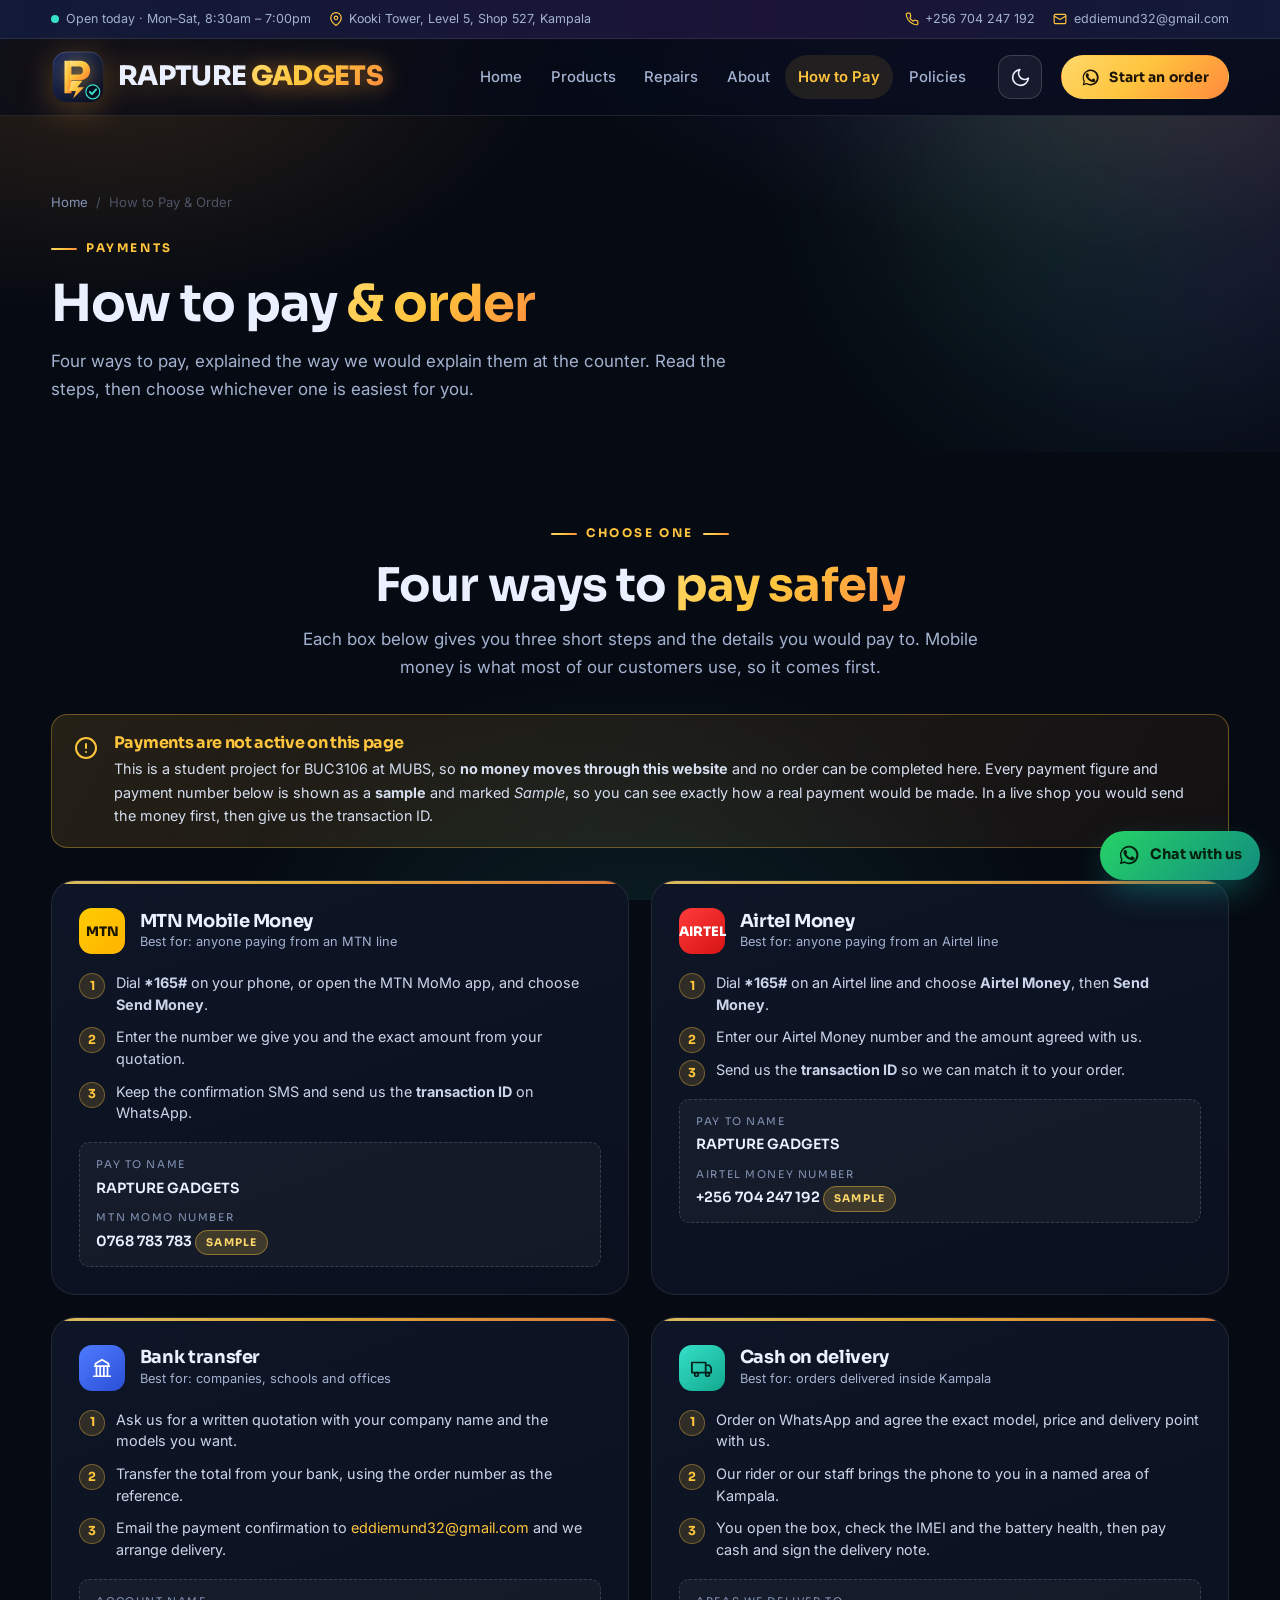
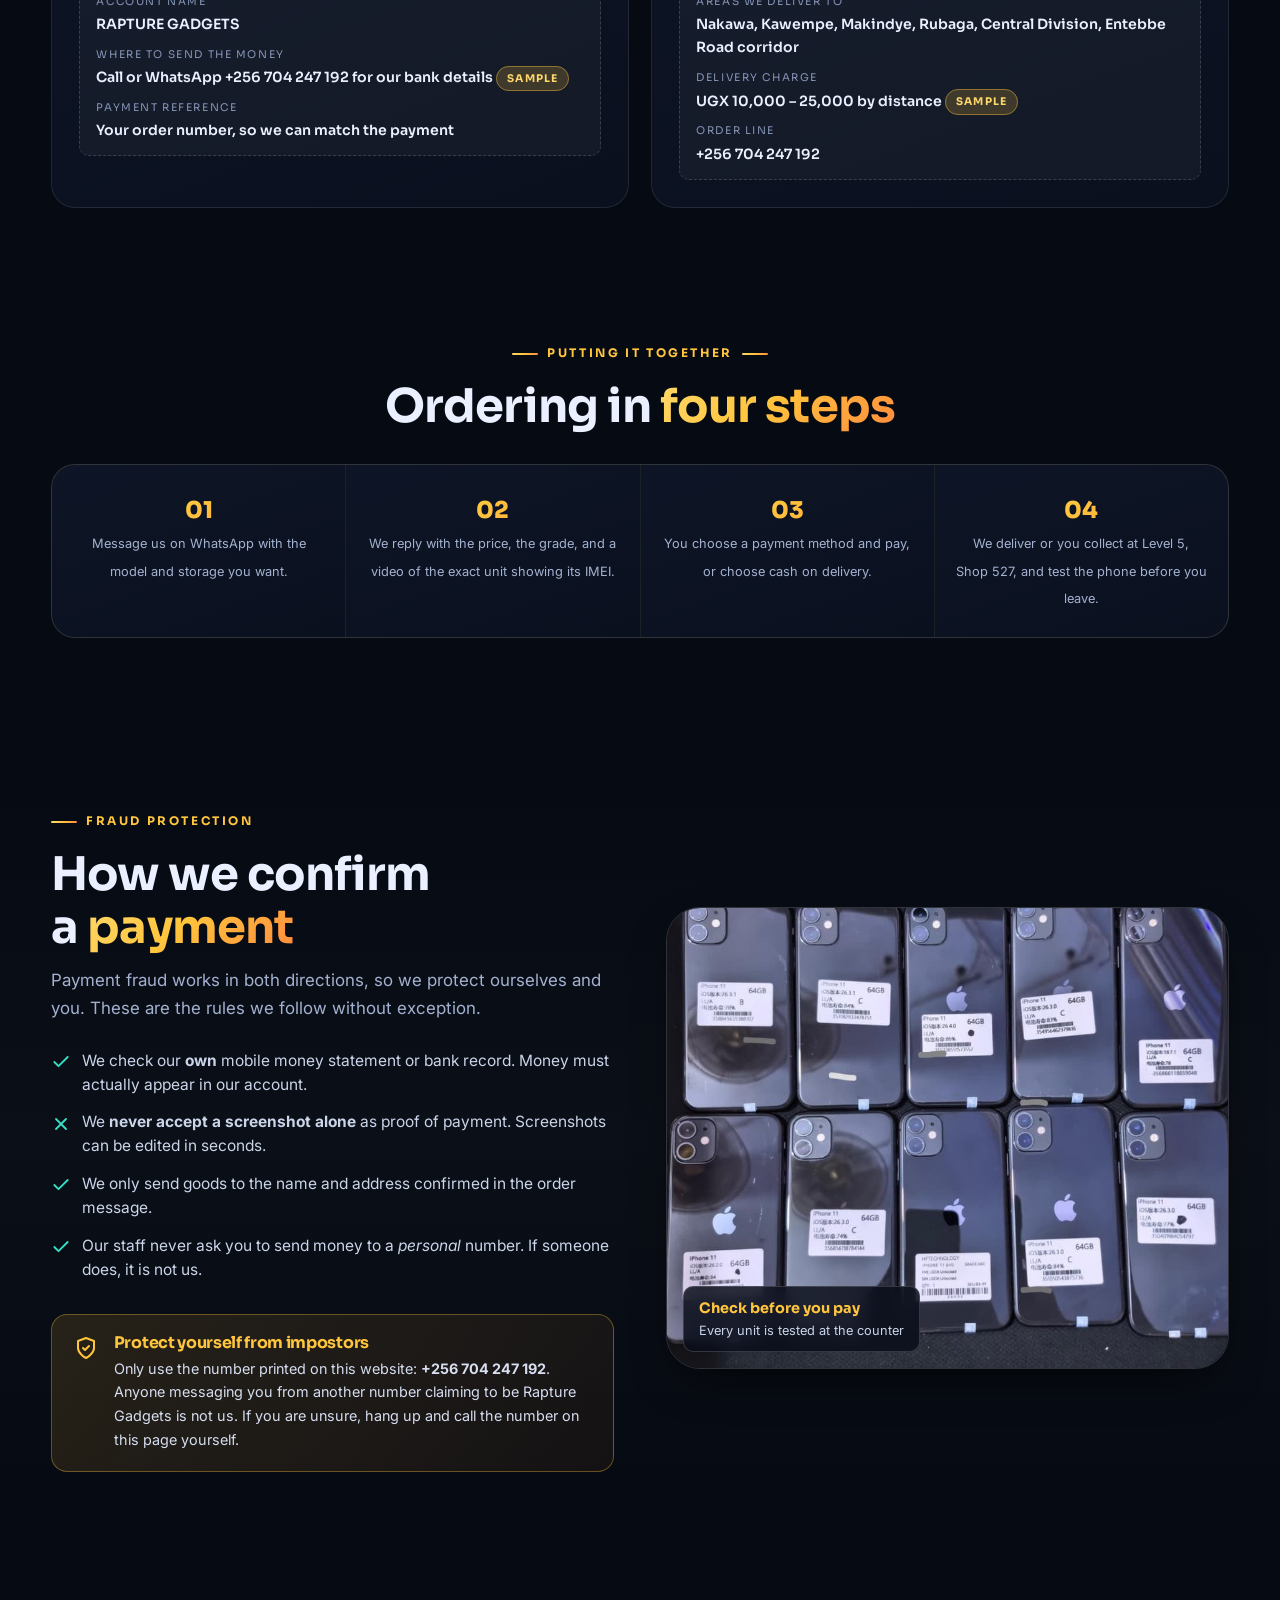
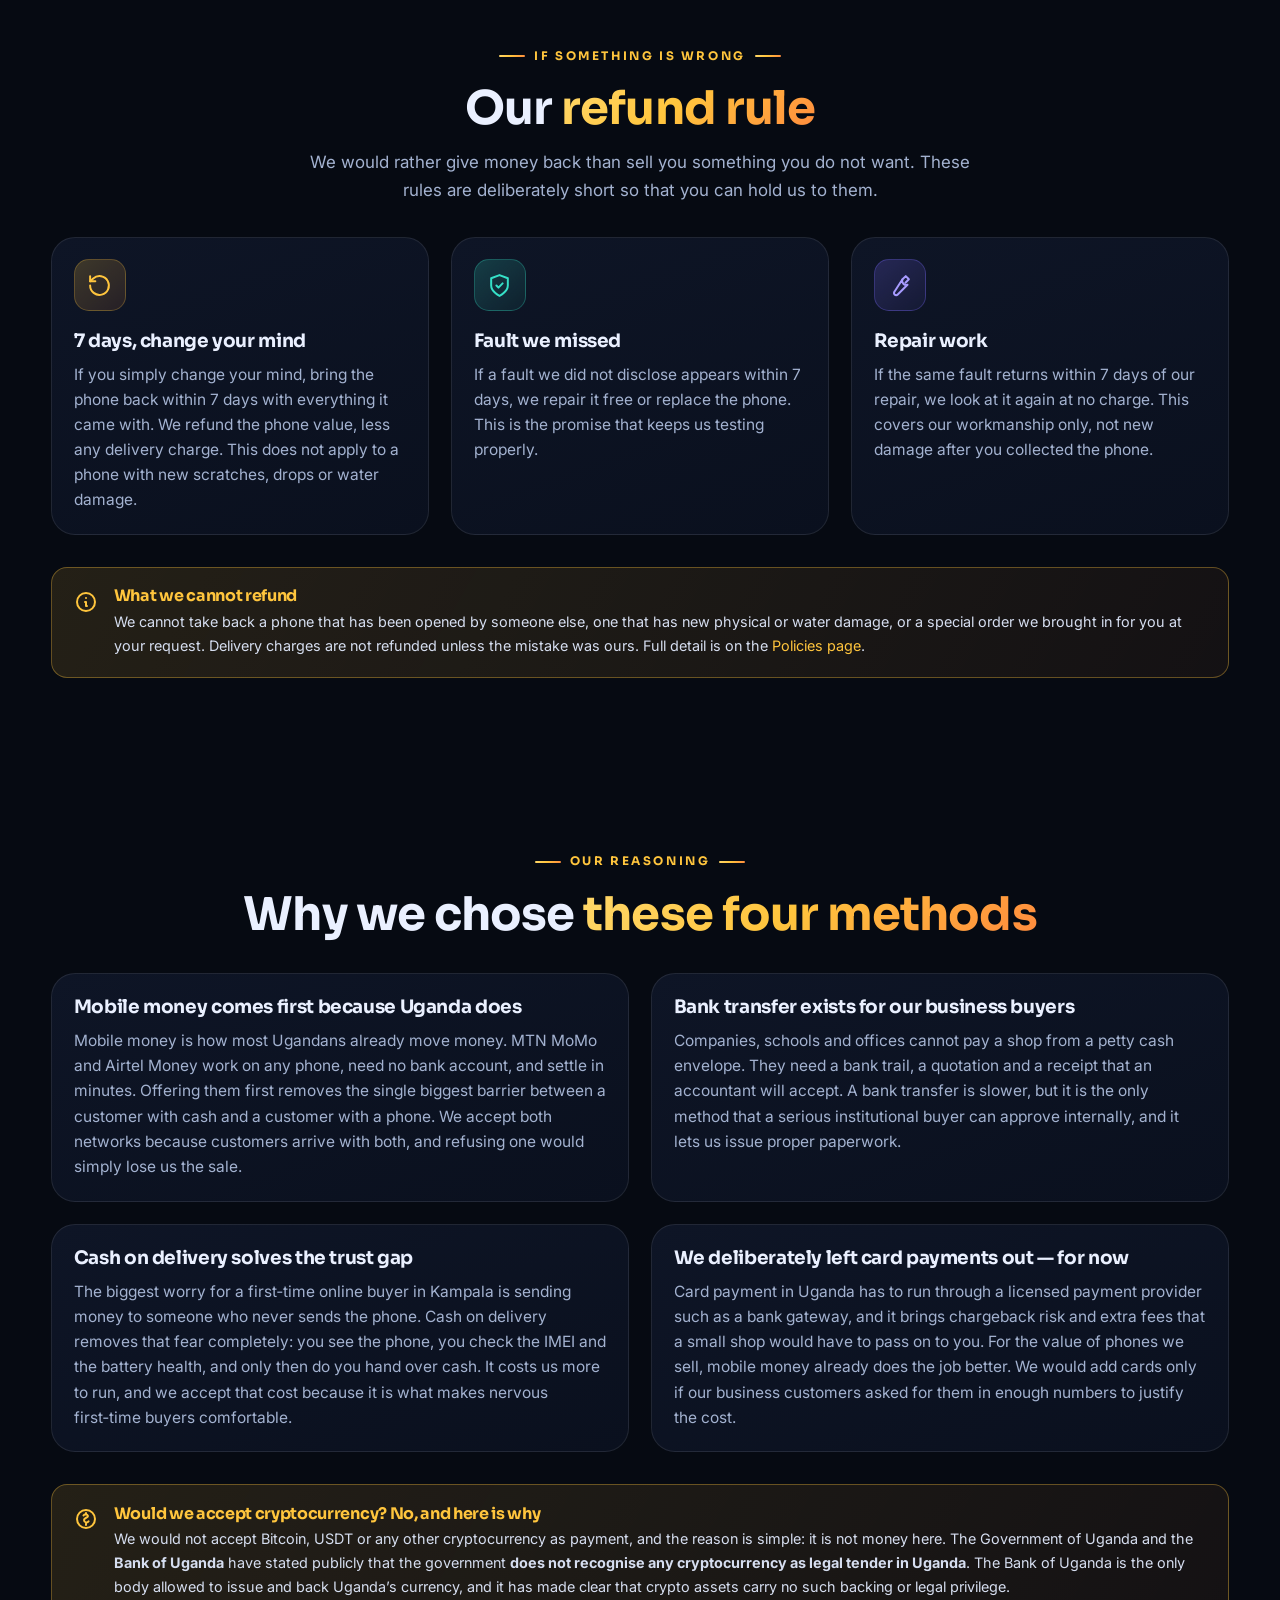
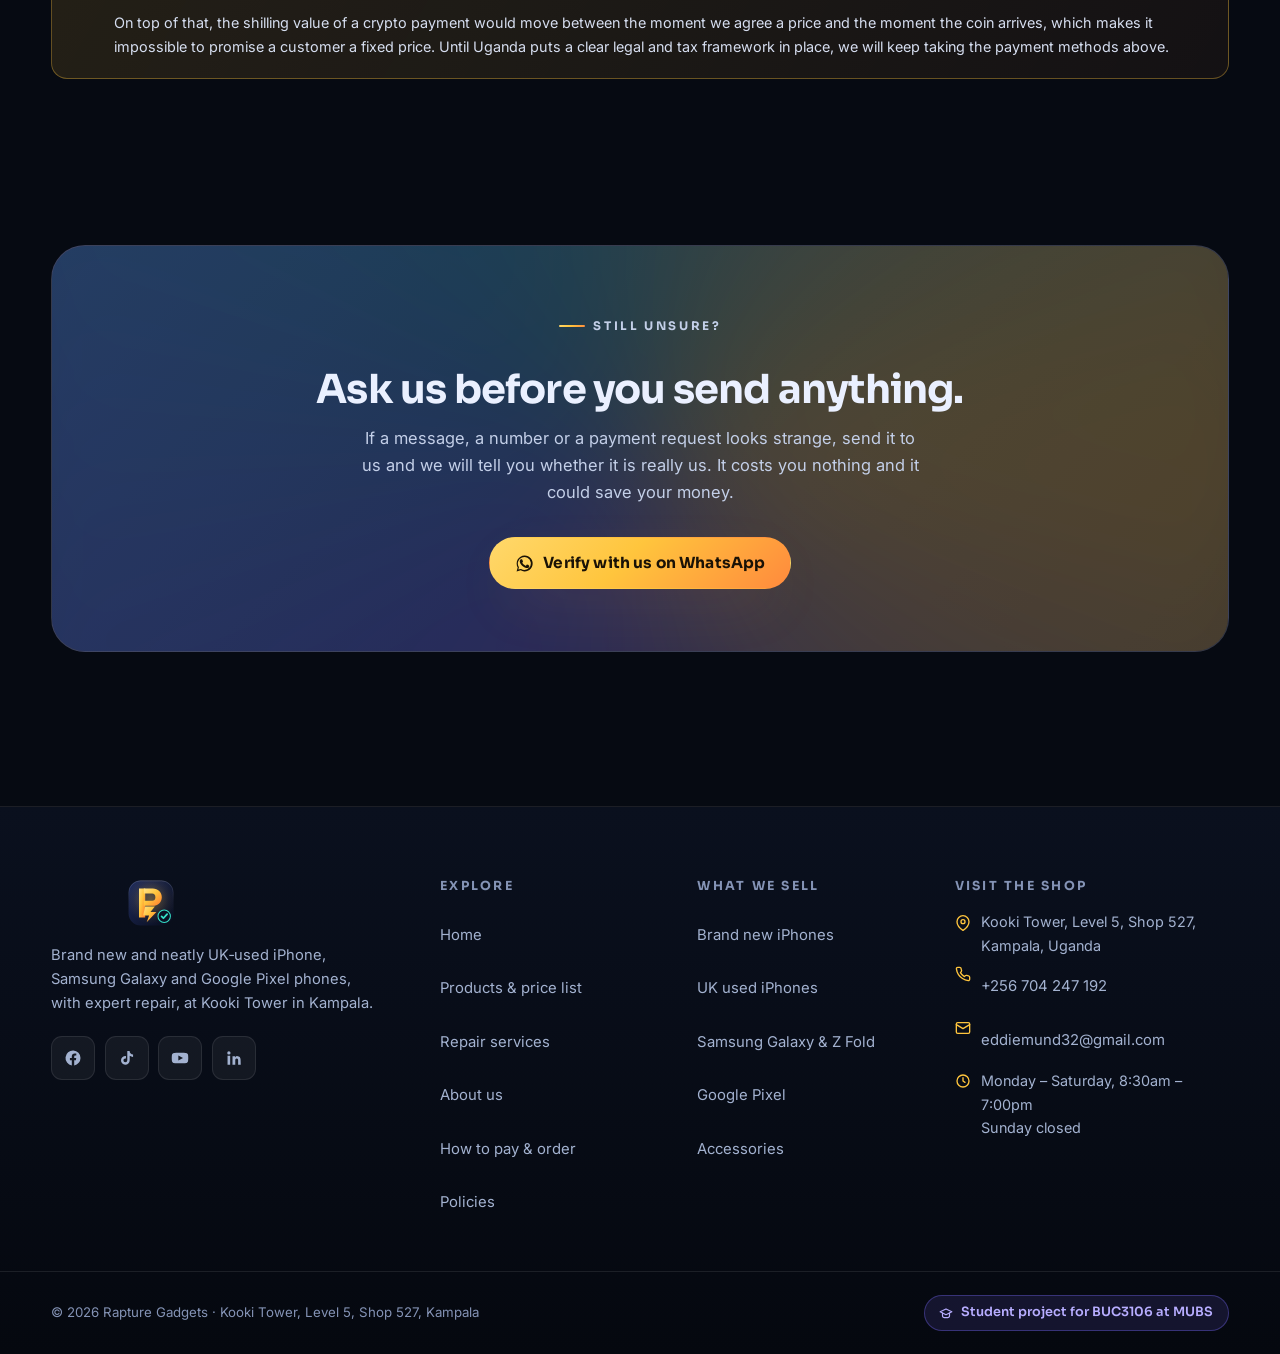
<file: pay.html>
<!DOCTYPE html>
<html lang="en">
<head>
<meta charset="UTF-8">
<meta name="viewport" content="width=device-width, initial-scale=1">
<title>How to Pay &amp; Order | Rapture Gadgets Kampala</title>
<meta name="description" content="How to pay Rapture Gadgets: MTN Mobile Money, Airtel Money, bank transfer for business customers, and cash on delivery inside Kampala. Step by step, with our payment details.">
<link rel="icon" href="images/logo-mark.svg" type="image/svg+xml">
<link rel="preconnect" href="https://fonts.googleapis.com">
<link rel="preconnect" href="https://fonts.gstatic.com" crossorigin>
<link href="https://fonts.googleapis.com/css2?family=Sora:wght@400;600;700;800&amp;family=Inter:wght@400;500;600;700&amp;display=swap" rel="stylesheet">
<link rel="stylesheet" href="style.css?v=2">
</head>
<body>

<!-- theme switch: pure CSS light/dark mode, no JavaScript -->
<input type="checkbox" id="theme-toggle" class="theme-input" aria-hidden="true">
<a class="skip" href="#main">Skip to content</a>

<!-- ============ TOP BAR ============ -->
<div class="topbar">
  <div class="wrap">
    <ul>
      <li><span class="pulse-dot"></span> Open today &#183; Mon&#8211;Sat, 8:30am &#8211; 7:00pm</li>
      <li>
        <svg viewBox="0 0 24 24" fill="none" stroke="currentColor" stroke-width="2" stroke-linecap="round" stroke-linejoin="round"><path d="M21 10c0 7-9 13-9 13s-9-6-9-13a9 9 0 0 1 18 0Z"/><circle cx="12" cy="10" r="3"/></svg>
        Kooki Tower, Level 5, Shop 527, Kampala
      </li>
    </ul>
    <ul>
      <li>
        <svg viewBox="0 0 24 24" fill="none" stroke="currentColor" stroke-width="2" stroke-linecap="round" stroke-linejoin="round"><path d="M22 16.9v3a2 2 0 0 1-2.2 2 19.8 19.8 0 0 1-8.6-3.1 19.5 19.5 0 0 1-6-6A19.8 19.8 0 0 1 2.1 4.2 2 2 0 0 1 4.1 2h3a2 2 0 0 1 2 1.7c.1 1 .4 1.9.7 2.8a2 2 0 0 1-.5 2.1L8.1 9.9a16 16 0 0 0 6 6l1.3-1.2a2 2 0 0 1 2.1-.5c.9.3 1.8.6 2.8.7a2 2 0 0 1 1.7 2Z"/></svg>
        <a href="tel:+256704247192">+256 704 247 192</a>
      </li>
      <li>
        <svg viewBox="0 0 24 24" fill="none" stroke="currentColor" stroke-width="2" stroke-linecap="round" stroke-linejoin="round"><rect x="2" y="4" width="20" height="16" rx="2"/><path d="m2 7 10 6 10-6"/></svg>
        <a href="mailto:eddiemund32@gmail.com">eddiemund32@gmail.com</a>
      </li>
    </ul>
  </div>
</div>

<!-- ============ HEADER ============ -->
<header class="hdr">
  <div class="wrap">
    <a class="brand" href="index.html">
      <img src="images/logo-mark.svg" alt="Rapture Gadgets logo" width="54" height="54">
      <span class="brand-txt">
        <span class="brand-name"><span class="b1">RAPTURE</span> <span class="b2">GADGETS</span></span>
      </span>
    </a>

    <input type="checkbox" id="nav-toggle" class="nav-toggle" aria-hidden="true">
    <nav class="nav" aria-label="Main">
      <ul>
        <li><a href="index.html">Home</a></li>
        <li><a href="products.html">Products</a></li>
        <li><a href="repairs.html">Repairs</a></li>
        <li><a href="about.html">About</a></li>
        <li><a href="pay.html" aria-current="page">How to Pay</a></li>
        <li><a href="policies.html">Policies</a></li>
      </ul>
    </nav>
    <label for="nav-toggle" class="nav-burger" aria-label="Open menu" role="button" tabindex="0"><span></span></label>

    <label for="theme-toggle" class="theme-btn" role="switch" aria-label="Switch between light and dark mode" title="Switch between light and dark mode">
      <svg class="i-moon" viewBox="0 0 24 24" fill="none" stroke="currentColor" stroke-width="1.9" stroke-linecap="round" stroke-linejoin="round"><path d="M21 12.8A9 9 0 1 1 11.2 3a7 7 0 0 0 9.8 9.8Z"/></svg>
      <svg class="i-sun" viewBox="0 0 24 24" fill="none" stroke="currentColor" stroke-width="1.9" stroke-linecap="round" stroke-linejoin="round"><circle cx="12" cy="12" r="4"/><path d="M12 2v2M12 20v2M4.93 4.93l1.41 1.41M17.66 17.66l1.41 1.41M2 12h2M20 12h2M4.93 19.07l1.41-1.41M17.66 6.34l1.41-1.41"/></svg>
    </label>
    <div class="hdr-cta">
      <a class="btn btn--gold btn--sm" href="https://wa.me/256704247192?text=Hello%2C%20I%20would%20like%20to%20place%20an%20order." target="_blank" rel="noopener">
        <svg viewBox="0 0 24 24" fill="currentColor"><path d="M17.5 14.4c-.3-.2-1.8-.9-2-1-.3-.1-.5-.2-.7.1-.2.3-.8 1-1 1.2-.2.2-.3.2-.6.1-1.7-.9-2.9-1.6-4-3.6-.3-.5.3-.5.8-1.5.1-.2 0-.4 0-.5s-.7-1.6-.9-2.2c-.2-.6-.5-.5-.7-.5h-.6c-.2 0-.5.1-.8.4-.3.3-1 1-1 2.5s1.1 2.9 1.2 3.1c.2.2 2.1 3.2 5.1 4.5 1.9.8 2.6.9 3.5.8.6-.1 1.8-.7 2-1.4.2-.7.2-1.3.2-1.4-.1-.2-.3-.2-.6-.3M12 2a10 10 0 0 0-8.6 15L2 22l5.2-1.4A10 10 0 1 0 12 2Zm0 18.2c-1.6 0-3.1-.4-4.4-1.2l-.3-.2-3.1.8.8-3-.2-.3A8.2 8.2 0 1 1 12 20.2Z"/></svg>
        <span>Start an order</span>
      </a>
    </div>
  </div>
</header>

<main id="main">

<!-- ============ PAGE HERO ============ -->
<section class="page-hero">
  <div class="wrap">
    <nav class="crumbs" aria-label="Breadcrumb">
      <a href="index.html">Home</a><span>/</span><span>How to Pay &amp; Order</span>
    </nav>
    <p class="eyebrow">Payments</p>
    <h1>How to pay <span class="hl">&amp; order</span></h1>
    <p class="lede">Four ways to pay, explained the way we would explain them at the counter. Read the steps, then choose whichever one is easiest for you.</p>
  </div>
</section>

<!-- ============ PAYMENT METHODS ============ -->
<section class="section section--tight">
  <div class="wrap">
    <div class="center reveal">
      <p class="eyebrow">Choose one</p>
      <h2 class="h-sec">Four ways to <span class="hl">pay safely</span></h2>
      <p class="lede">Each box below gives you three short steps and the details you would pay to. Mobile money is what most of our customers use, so it comes first.</p>
    </div>

    <div class="notice mt-2" role="note">
      <svg viewBox="0 0 24 24" fill="none" stroke="currentColor" stroke-width="2" stroke-linecap="round" stroke-linejoin="round"><circle cx="12" cy="12" r="10"/><path d="M12 8v4M12 16h.01"/></svg>
      <div>
        <h3>Payments are not active on this page</h3>
        <p>This is a student project for BUC3106 at MUBS, so <strong>no money moves through this website</strong> and no order can be completed here. Every payment figure and payment number below is shown as a <strong>sample</strong> and marked <em>Sample</em>, so you can see exactly how a real payment would be made. In a live shop you would send the money first, then give us the transaction ID.</p>
      </div>
    </div>

    <div class="pay-grid mt-2">

      <!-- MTN -->
      <article class="pay-card reveal">
        <div class="pay-head">
          <span class="pay-logo pay-mtn">MTN</span>
          <div>
            <h3>MTN Mobile Money</h3>
            <p class="tagline">Best for: anyone paying from an MTN line</p>
          </div>
        </div>
        <ol class="steps">
          <li>Dial <strong>*165#</strong> on your phone, or open the MTN MoMo app, and choose <strong>Send Money</strong>.</li>
          <li>Enter the number we give you and the exact amount from your quotation.</li>
          <li>Keep the confirmation SMS and send us the <strong>transaction ID</strong> on WhatsApp.</li>
        </ol>
        <dl class="pay-detail">
          <dt>Pay to name</dt>
          <dd>RAPTURE GADGETS</dd>
          <dt>MTN MoMo number</dt>
          <dd>0768 783 783 <span class="badge badge--uk">Sample</span></dd>
        </dl>
      </article>

      <!-- AIRTEL -->
      <article class="pay-card reveal">
        <div class="pay-head">
          <span class="pay-logo pay-airtel">AIRTEL</span>
          <div>
            <h3>Airtel Money</h3>
            <p class="tagline">Best for: anyone paying from an Airtel line</p>
          </div>
        </div>
        <ol class="steps">
          <li>Dial <strong>*165#</strong> on an Airtel line and choose <strong>Airtel Money</strong>, then <strong>Send Money</strong>.</li>
          <li>Enter our Airtel Money number and the amount agreed with us.</li>
          <li>Send us the <strong>transaction ID</strong> so we can match it to your order.</li>
        </ol>
        <dl class="pay-detail">
          <dt>Pay to name</dt>
          <dd>RAPTURE GADGETS</dd>
          <dt>Airtel Money number</dt>
          <dd>+256 704 247 192 <span class="badge badge--uk">Sample</span></dd>
        </dl>
      </article>

      <!-- BANK -->
      <article class="pay-card reveal">
        <div class="pay-head">
          <span class="pay-logo pay-bank">
            <svg viewBox="0 0 24 24" width="22" height="22" fill="none" stroke="currentColor" stroke-width="1.9" stroke-linecap="round" stroke-linejoin="round"><path d="M3 21h18M4 10h16M5 10V7l7-4 7 4v3M6 10v11M18 10v11M10 10v11M14 10v11"/></svg>
          </span>
          <div>
            <h3>Bank transfer</h3>
            <p class="tagline">Best for: companies, schools and offices</p>
          </div>
        </div>
        <ol class="steps">
          <li>Ask us for a written quotation with your company name and the models you want.</li>
          <li>Transfer the total from your bank, using the order number as the reference.</li>
          <li>Email the payment confirmation to <a href="mailto:eddiemund32@gmail.com" style="color:var(--gold);">eddiemund32@gmail.com</a> and we arrange delivery.</li>
        </ol>
        <dl class="pay-detail">
          <dt>Account name</dt>
          <dd>RAPTURE GADGETS</dd>
          <dt>Where to send the money</dt>
          <dd>Call or WhatsApp +256 704 247 192 for our bank details <span class="badge badge--uk">Sample</span></dd>
          <dt>Payment reference</dt>
          <dd>Your order number, so we can match the payment</dd>
        </dl>
      </article>

      <!-- CASH ON DELIVERY -->
      <article class="pay-card reveal">
        <div class="pay-head">
          <span class="pay-logo pay-cash">
            <svg viewBox="0 0 24 24" width="22" height="22" fill="none" stroke="currentColor" stroke-width="1.9" stroke-linecap="round" stroke-linejoin="round"><path d="M1 6h15v11H1zM16 9h4l2 3v5h-6z"/><circle cx="6" cy="19" r="2"/><circle cx="18" cy="19" r="2"/></svg>
          </span>
          <div>
            <h3>Cash on delivery</h3>
            <p class="tagline">Best for: orders delivered inside Kampala</p>
          </div>
        </div>
        <ol class="steps">
          <li>Order on WhatsApp and agree the exact model, price and delivery point with us.</li>
          <li>Our rider or our staff brings the phone to you in a named area of Kampala.</li>
          <li>You open the box, check the IMEI and the battery health, then pay cash and sign the delivery note.</li>
        </ol>
        <dl class="pay-detail">
          <dt>Areas we deliver to</dt>
          <dd>Nakawa, Kawempe, Makindye, Rubaga, Central Division, Entebbe Road corridor</dd>
          <dt>Delivery charge</dt>
          <dd>UGX 10,000 &#8211; 25,000 by distance <span class="badge badge--uk">Sample</span></dd>
          <dt>Order line</dt>
          <dd>+256 704 247 192</dd>
        </dl>
      </article>

    </div>
  </div>
</section>

<!-- ============ ORDERING IN 4 STEPS ============ -->
<section class="section section--tight">
  <div class="wrap">
    <div class="center reveal">
      <p class="eyebrow">Putting it together</p>
      <h2 class="h-sec">Ordering in <span class="hl">four steps</span></h2>
    </div>

    <div class="strip mt-2 reveal">
      <div><b>01</b><span>Message us on WhatsApp with the model and storage you want.</span></div>
      <div><b>02</b><span>We reply with the price, the grade, and a video of the exact unit showing its IMEI.</span></div>
      <div><b>03</b><span>You choose a payment method and pay, or choose cash on delivery.</span></div>
      <div><b>04</b><span>We deliver or you collect at Level 5, Shop 527, and test the phone before you leave.</span></div>
    </div>
  </div>
</section>

<!-- ============ HOW WE CONFIRM ============ -->
<section class="section" style="background:linear-gradient(180deg,transparent,rgba(255,255,255,.022),transparent);">
  <div class="wrap split">
    <div class="reveal">
      <p class="eyebrow">Fraud protection</p>
      <h2 class="h-sec">How we confirm<br>a <span class="hl">payment</span></h2>
      <p class="lede">Payment fraud works in both directions, so we protect ourselves and you. These are the rules we follow without exception.</p>

      <ul class="check-list">
        <li>
          <svg viewBox="0 0 24 24" fill="none" stroke="currentColor" stroke-width="2.2" stroke-linecap="round" stroke-linejoin="round"><path d="M20 6 9 17l-5-5"/></svg>
          We check our <strong>own</strong> mobile money statement or bank record. Money must actually appear in our account.
        </li>
        <li>
          <svg viewBox="0 0 24 24" fill="none" stroke="currentColor" stroke-width="2.2" stroke-linecap="round" stroke-linejoin="round"><path d="M18 6 6 18M6 6l12 12"/></svg>
          We <strong>never accept a screenshot alone</strong> as proof of payment. Screenshots can be edited in seconds.
        </li>
        <li>
          <svg viewBox="0 0 24 24" fill="none" stroke="currentColor" stroke-width="2.2" stroke-linecap="round" stroke-linejoin="round"><path d="M20 6 9 17l-5-5"/></svg>
          We only send goods to the name and address confirmed in the order message.
        </li>
        <li>
          <svg viewBox="0 0 24 24" fill="none" stroke="currentColor" stroke-width="2.2" stroke-linecap="round" stroke-linejoin="round"><path d="M20 6 9 17l-5-5"/></svg>
          Our staff never ask you to send money to a <em>personal</em> number. If someone does, it is not us.
        </li>
      </ul>

      <div class="notice mt-2">
        <svg viewBox="0 0 24 24" fill="none" stroke="currentColor" stroke-width="2" stroke-linecap="round" stroke-linejoin="round"><path d="M12 22s8-4 8-10V5l-8-3-8 3v7c0 6 8 10 8 10Z"/><path d="m9 12 2 2 4-4"/></svg>
        <div>
          <h3>Protect yourself from impostors</h3>
          <p>Only use the number printed on this website: <strong>+256 704 247 192</strong>. Anyone messaging you from another number claiming to be Rapture Gadgets is not us. If you are unsure, hang up and call the number on this page yourself.</p>
        </div>
      </div>
    </div>

    <div class="split-media reveal">
      <img src="images/apple-iphone-12-stock.jpg" alt="iPhone 12 units on the counter with battery health labels, checked before sale" width="1080" height="946" loading="lazy">
      <span class="tag"><b>Check before you pay</b>Every unit is tested at the counter</span>
    </div>
  </div>
</section>

<!-- ============ REFUNDS ============ -->
<section class="section section--tight">
  <div class="wrap">
    <div class="center reveal">
      <p class="eyebrow">If something is wrong</p>
      <h2 class="h-sec">Our <span class="hl">refund rule</span></h2>
      <p class="lede">We would rather give money back than sell you something you do not want. These rules are deliberately short so that you can hold us to them.</p>
    </div>

    <div class="grid g3 mt-2">
      <article class="card reveal">
        <span class="tile"><svg viewBox="0 0 24 24" fill="none" stroke="currentColor" stroke-width="1.9" stroke-linecap="round" stroke-linejoin="round"><path d="M3 12a9 9 0 1 0 3-6.7L3 8"/><path d="M3 3v5h5"/></svg></span>
        <h3>7 days, change your mind</h3>
        <p>If you simply change your mind, bring the phone back within 7 days with everything it came with. We refund the phone value, less any delivery charge. This does not apply to a phone with new scratches, drops or water damage.</p>
      </article>
      <article class="card reveal">
        <span class="tile tile--teal"><svg viewBox="0 0 24 24" fill="none" stroke="currentColor" stroke-width="1.9" stroke-linecap="round" stroke-linejoin="round"><path d="M12 22s8-4 8-10V5l-8-3-8 3v7c0 6 8 10 8 10Z"/><path d="m9 12 2 2 4-4"/></svg></span>
        <h3>Fault we missed</h3>
        <p>If a fault we did not disclose appears within 7 days, we repair it free or replace the phone. This is the promise that keeps us testing properly.</p>
      </article>
      <article class="card reveal">
        <span class="tile tile--violet"><svg viewBox="0 0 24 24" fill="none" stroke="currentColor" stroke-width="1.9" stroke-linecap="round" stroke-linejoin="round"><path d="M14.7 6.3a4 4 0 0 0 5 5l-9.4 9.4a2.1 2.1 0 0 1-3-3Z"/><path d="M14.7 6.3 18 3l3 3-3.3 3.3"/></svg></span>
        <h3>Repair work</h3>
        <p>If the same fault returns within 7 days of our repair, we look at it again at no charge. This covers our workmanship only, not new damage after you collected the phone.</p>
      </article>
    </div>

    <div class="notice mt-2 reveal">
      <svg viewBox="0 0 24 24" fill="none" stroke="currentColor" stroke-width="2" stroke-linecap="round" stroke-linejoin="round"><circle cx="12" cy="12" r="9"/><path d="M12 8h.01M11 12h1v4h1"/></svg>
      <div>
        <h3>What we cannot refund</h3>
        <p>We cannot take back a phone that has been opened by someone else, one that has new physical or water damage, or a special order we brought in for you at your request. Delivery charges are not refunded unless the mistake was ours. Full detail is on the <a href="policies.html" style="color:var(--gold);">Policies page</a>.</p>
      </div>
    </div>
  </div>
</section>

<!-- ============ WHY THESE METHODS ============ -->
<section class="section">
  <div class="wrap">
    <div class="center reveal">
      <p class="eyebrow">Our reasoning</p>
      <h2 class="h-sec">Why we chose <span class="hl">these four methods</span></h2>
    </div>

    <div class="grid g2 mt-2">
      <article class="card reveal">
        <h3>Mobile money comes first because Uganda does</h3>
        <p>Mobile money is how most Ugandans already move money. MTN MoMo and Airtel Money work on any phone, need no bank account, and settle in minutes. Offering them first removes the single biggest barrier between a customer with cash and a customer with a phone. We accept both networks because customers arrive with both, and refusing one would simply lose us the sale.</p>
      </article>

      <article class="card reveal">
        <h3>Bank transfer exists for our business buyers</h3>
        <p>Companies, schools and offices cannot pay a shop from a petty cash envelope. They need a bank trail, a quotation and a receipt that an accountant will accept. A bank transfer is slower, but it is the only method that a serious institutional buyer can approve internally, and it lets us issue proper paperwork.</p>
      </article>

      <article class="card reveal">
        <h3>Cash on delivery solves the trust gap</h3>
        <p>The biggest worry for a first&#8209;time online buyer in Kampala is sending money to someone who never sends the phone. Cash on delivery removes that fear completely: you see the phone, you check the IMEI and the battery health, and only then do you hand over cash. It costs us more to run, and we accept that cost because it is what makes nervous first&#8209;time buyers comfortable.</p>
      </article>

      <article class="card reveal">
        <h3>We deliberately left card payments out &#8212; for now</h3>
        <p>Card payment in Uganda has to run through a licensed payment provider such as a bank gateway, and it brings chargeback risk and extra fees that a small shop would have to pass on to you. For the value of phones we sell, mobile money already does the job better. We would add cards only if our business customers asked for them in enough numbers to justify the cost.</p>
      </article>
    </div>

    <!-- CRYPTO -->
    <div class="notice mt-2 reveal">
      <svg viewBox="0 0 24 24" fill="none" stroke="currentColor" stroke-width="2" stroke-linecap="round" stroke-linejoin="round"><circle cx="12" cy="12" r="9"/><path d="M9.5 8.5A2.5 2.5 0 0 1 14 9c0 2-4 1.5-4 4a2.5 2.5 0 0 0 4.6 1.3M12 6v1.5M12 16.5V18"/></svg>
      <div>
        <h3>Would we accept cryptocurrency? No, and here is why</h3>
        <p>We would not accept Bitcoin, USDT or any other cryptocurrency as payment, and the reason is simple: it is not money here. The Government of Uganda and the <strong>Bank of Uganda</strong> have stated publicly that the government <strong>does not recognise any cryptocurrency as legal tender in Uganda</strong>. The Bank of Uganda is the only body allowed to issue and back Uganda&#8217;s currency, and it has made clear that crypto assets carry no such backing or legal privilege.</p>
        <p style="margin-top:.8rem;">On top of that, the shilling value of a crypto payment would move between the moment we agree a price and the moment the coin arrives, which makes it impossible to promise a customer a fixed price. Until Uganda puts a clear legal and tax framework in place, we will keep taking the payment methods above.</p>
      </div>
    </div>
  </div>
</section>

<!-- ============ CTA ============ -->
<section class="section section--tight">
  <div class="wrap">
    <div class="cta reveal">
      <p class="eyebrow" style="justify-content:center;">Still unsure?</p>
      <h2>Ask us before you send anything.</h2>
      <p>If a message, a number or a payment request looks strange, send it to us and we will tell you whether it is really us. It costs you nothing and it could save your money.</p>
      <a class="btn btn--gold" href="https://wa.me/256704247192?text=Hello%2C%20I%20would%20like%20to%20confirm%20a%20payment%20detail." target="_blank" rel="noopener">
        <svg viewBox="0 0 24 24" fill="currentColor"><path d="M17.5 14.4c-.3-.2-1.8-.9-2-1-.3-.1-.5-.2-.7.1-.2.3-.8 1-1 1.2-.2.2-.3.2-.6.1-1.7-.9-2.9-1.6-4-3.6-.3-.5.3-.5.8-1.5.1-.2 0-.4 0-.5s-.7-1.6-.9-2.2c-.2-.6-.5-.5-.7-.5h-.6c-.2 0-.5.1-.8.4-.3.3-1 1-1 2.5s1.1 2.9 1.2 3.1c.2.2 2.1 3.2 5.1 4.5 1.9.8 2.6.9 3.5.8.6-.1 1.8-.7 2-1.4.2-.7.2-1.3.2-1.4-.1-.2-.3-.2-.6-.3M12 2a10 10 0 0 0-8.6 15L2 22l5.2-1.4A10 10 0 1 0 12 2Zm0 18.2c-1.6 0-3.1-.4-4.4-1.2l-.3-.2-3.1.8.8-3-.2-.3A8.2 8.2 0 1 1 12 20.2Z"/></svg>
        Verify with us on WhatsApp
      </a>
    </div>
  </div>
</section>

</main>

<!-- ============ FOOTER ============ -->
<footer class="ftr">
  <div class="wrap ftr-grid">
    <div class="ftr-brand">
      <img src="images/logo-mark.svg" alt="Rapture Gadgets logo" width="200" height="48">
      <p>Brand new and neatly UK&#8209;used iPhone, Samsung Galaxy and Google Pixel phones, with expert repair, at Kooki Tower in Kampala.</p>
      <div class="socials">
        <a href="#" aria-label="Rapture Gadgets on Facebook"><svg viewBox="0 0 24 24" fill="currentColor"><path d="M22 12a10 10 0 1 0-11.6 9.9v-7H7.9V12h2.5V9.8c0-2.5 1.5-3.9 3.8-3.9 1.1 0 2.2.2 2.2.2v2.4h-1.2c-1.2 0-1.6.8-1.6 1.6V12h2.7l-.4 2.9h-2.3v7A10 10 0 0 0 22 12Z"/></svg></a>
        <a href="#" aria-label="Rapture Gadgets on TikTok"><svg viewBox="0 0 24 24" fill="currentColor"><path d="M16.6 5.8a4.8 4.8 0 0 1-1.1-3.1h-3.1v12.4a2.6 2.6 0 1 1-2.6-2.6c.3 0 .5 0 .8.1V9.4a5.8 5.8 0 1 0 5 5.7V9.1a7.8 7.8 0 0 0 4.5 1.4V7.4a4.8 4.8 0 0 1-3.5-1.6Z"/></svg></a>
        <a href="#" aria-label="Rapture Gadgets on YouTube"><svg viewBox="0 0 24 24" fill="currentColor"><path d="M23 12s0-3.2-.4-4.7a2.5 2.5 0 0 0-1.7-1.8C19.3 5 12 5 12 5s-7.3 0-8.9.5A2.5 2.5 0 0 0 1.4 7.3C1 8.8 1 12 1 12s0 3.2.4 4.7c.2.9.9 1.6 1.7 1.8C4.7 19 12 19 12 19s7.3 0 8.9-.5a2.5 2.5 0 0 0 1.7-1.8C23 15.2 23 12 23 12ZM9.8 15.2V8.8l6.2 3.2Z"/></svg></a>
        <a href="#" aria-label="Rapture Gadgets on LinkedIn"><svg viewBox="0 0 24 24" fill="currentColor"><path d="M6.9 21H3.4V9h3.5ZM5.2 7.4A2 2 0 1 1 5.2 3a2 2 0 0 1 0 4.4ZM21 21h-3.5v-6c0-1.5-.5-2.5-1.8-2.5a2 2 0 0 0-1.9 1.4 2.6 2.6 0 0 0-.1.9V21H10s.1-10.4 0-11.5h3.5v1.7a3.5 3.5 0 0 1 3.2-1.7c2.3 0 4.1 1.5 4.1 4.8Z"/></svg></a>
      </div>
    </div>

    <div>
      <h4>Explore</h4>
      <ul>
        <li><a href="index.html">Home</a></li>
        <li><a href="products.html">Products &amp; price list</a></li>
        <li><a href="repairs.html">Repair services</a></li>
        <li><a href="about.html">About us</a></li>
        <li><a href="pay.html">How to pay &amp; order</a></li>
        <li><a href="policies.html">Policies</a></li>
      </ul>
    </div>

    <div>
      <h4>What we sell</h4>
      <ul>
        <li><a href="products.html">Brand new iPhones</a></li>
        <li><a href="products.html">UK used iPhones</a></li>
        <li><a href="products.html">Samsung Galaxy &amp; Z Fold</a></li>
        <li><a href="products.html">Google Pixel</a></li>
        <li><a href="products.html">Accessories</a></li>
      </ul>
    </div>

    <div>
      <h4>Visit the shop</h4>
      <ul class="ftr-contact">
        <li>
          <svg viewBox="0 0 24 24" fill="none" stroke="currentColor" stroke-width="2" stroke-linecap="round" stroke-linejoin="round"><path d="M21 10c0 7-9 13-9 13s-9-6-9-13a9 9 0 0 1 18 0Z"/><circle cx="12" cy="10" r="3"/></svg>
          Kooki Tower, Level 5, Shop 527, Kampala, Uganda
        </li>
        <li>
          <svg viewBox="0 0 24 24" fill="none" stroke="currentColor" stroke-width="2" stroke-linecap="round" stroke-linejoin="round"><path d="M22 16.9v3a2 2 0 0 1-2.2 2 19.8 19.8 0 0 1-8.6-3.1 19.5 19.5 0 0 1-6-6A19.8 19.8 0 0 1 2.1 4.2 2 2 0 0 1 4.1 2h3a2 2 0 0 1 2 1.7c.1 1 .4 1.9.7 2.8a2 2 0 0 1-.5 2.1L8.1 9.9a16 16 0 0 0 6 6l1.3-1.2a2 2 0 0 1 2.1-.5c.9.3 1.8.6 2.8.7a2 2 0 0 1 1.7 2Z"/></svg>
          <a href="tel:+256704247192">+256 704 247 192</a>
        </li>
        <li>
          <svg viewBox="0 0 24 24" fill="none" stroke="currentColor" stroke-width="2" stroke-linecap="round" stroke-linejoin="round"><rect x="2" y="4" width="20" height="16" rx="2"/><path d="m2 7 10 6 10-6"/></svg>
          <a href="mailto:eddiemund32@gmail.com">eddiemund32@gmail.com</a>
        </li>
        <li>
          <svg viewBox="0 0 24 24" fill="none" stroke="currentColor" stroke-width="2" stroke-linecap="round" stroke-linejoin="round"><circle cx="12" cy="12" r="9"/><path d="M12 7v5l3 2"/></svg>
          Monday &#8211; Saturday, 8:30am &#8211; 7:00pm<br>Sunday closed
        </li>
      </ul>
    </div>
  </div>

  <div class="ftr-bottom">
    <div class="wrap">
      <p>&#169; 2026 Rapture Gadgets &#183; Kooki Tower, Level 5, Shop 527, Kampala</p>
      <span class="student-note">
        <svg viewBox="0 0 24 24" fill="none" stroke="currentColor" stroke-width="2" stroke-linecap="round" stroke-linejoin="round"><path d="M22 10 12 5 2 10l10 5 10-5Z"/><path d="M6 12v5c0 1.7 2.7 3 6 3s6-1.3 6-3v-5"/></svg>
        Student project for BUC3106 at MUBS
      </span>
    </div>
  </div>
</footer>

<a class="wa-float" href="https://wa.me/256704247192?text=Hello%2C%20I%20would%20like%20to%20place%20an%20order." target="_blank" rel="noopener">
  <svg viewBox="0 0 24 24" fill="currentColor"><path d="M17.5 14.4c-.3-.2-1.8-.9-2-1-.3-.1-.5-.2-.7.1-.2.3-.8 1-1 1.2-.2.2-.3.2-.6.1-1.7-.9-2.9-1.6-4-3.6-.3-.5.3-.5.8-1.5.1-.2 0-.4 0-.5s-.7-1.6-.9-2.2c-.2-.6-.5-.5-.7-.5h-.6c-.2 0-.5.1-.8.4-.3.3-1 1-1 2.5s1.1 2.9 1.2 3.1c.2.2 2.1 3.2 5.1 4.5 1.9.8 2.6.9 3.5.8.6-.1 1.8-.7 2-1.4.2-.7.2-1.3.2-1.4-.1-.2-.3-.2-.6-.3M12 2a10 10 0 0 0-8.6 15L2 22l5.2-1.4A10 10 0 1 0 12 2Zm0 18.2c-1.6 0-3.1-.4-4.4-1.2l-.3-.2-3.1.8.8-3-.2-.3A8.2 8.2 0 1 1 12 20.2Z"/></svg>
  <span>Chat with us</span>
</a>

</body>
</html>
</file>
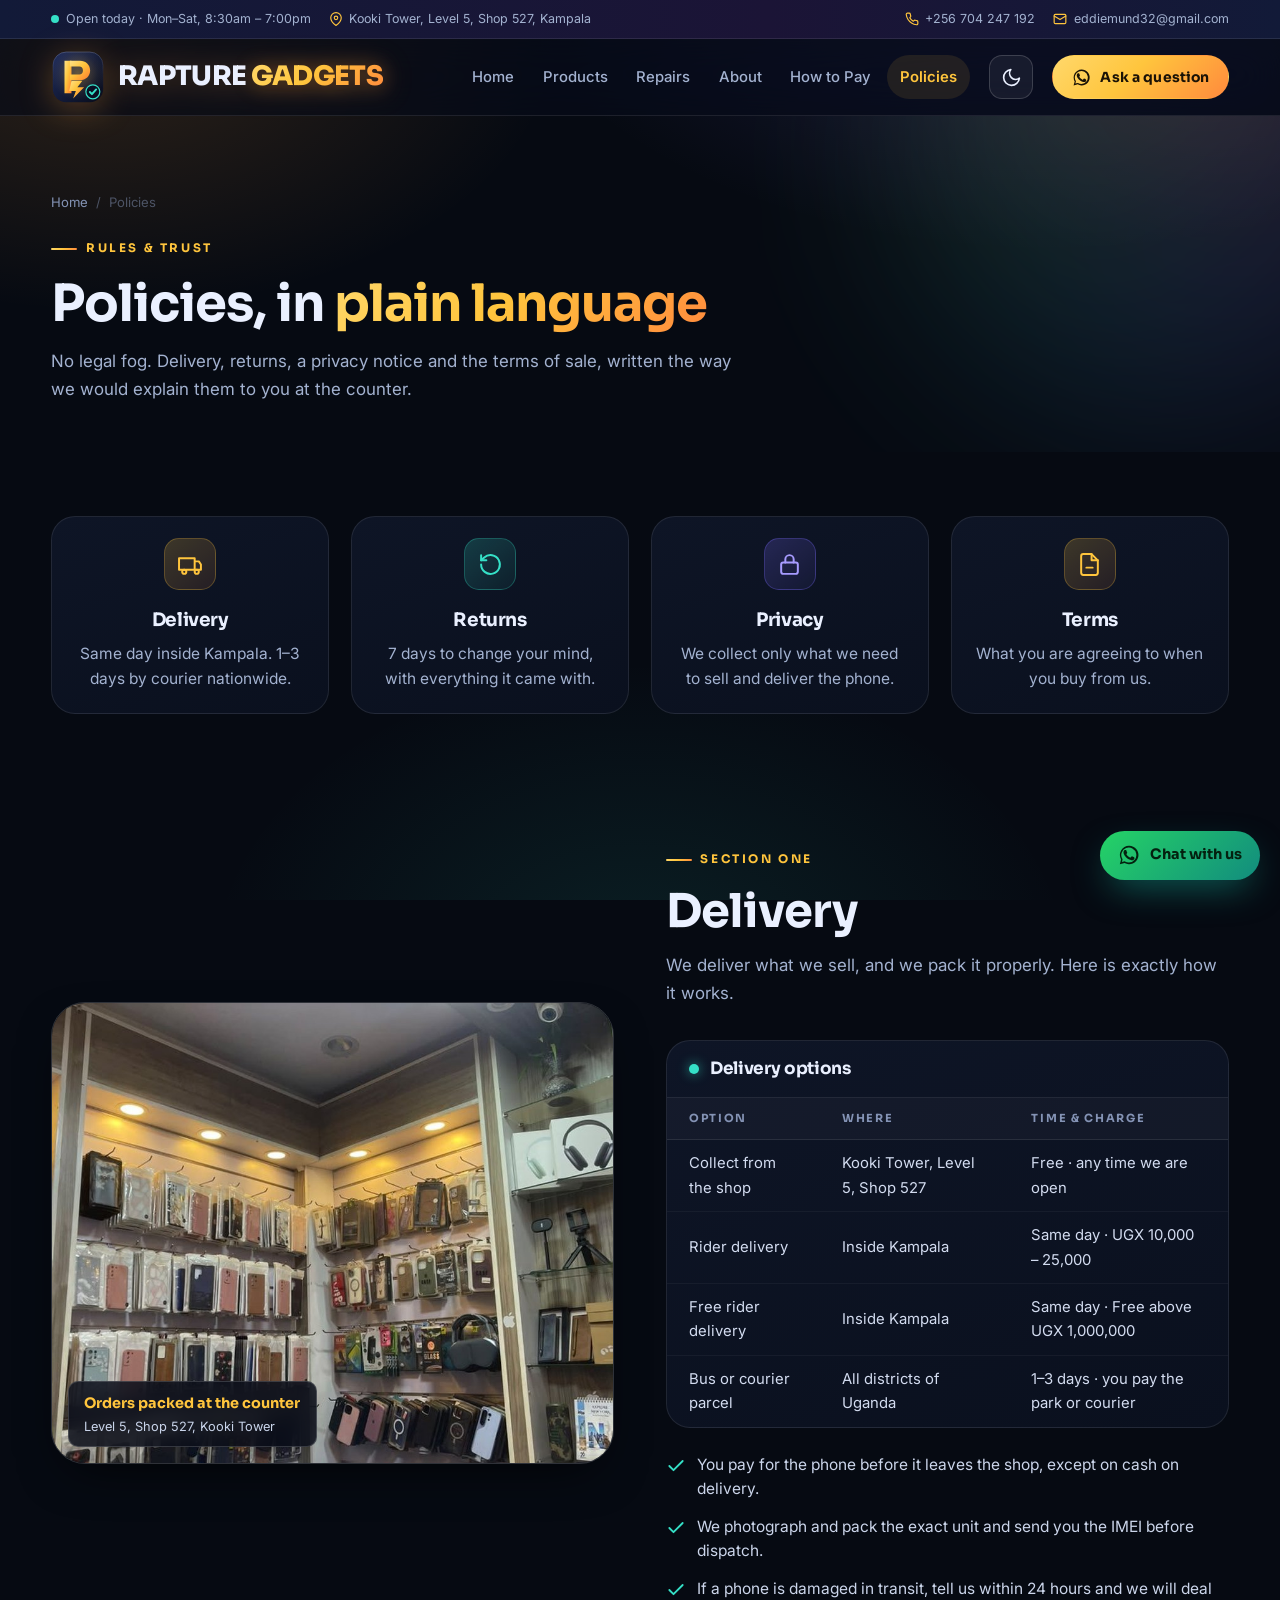
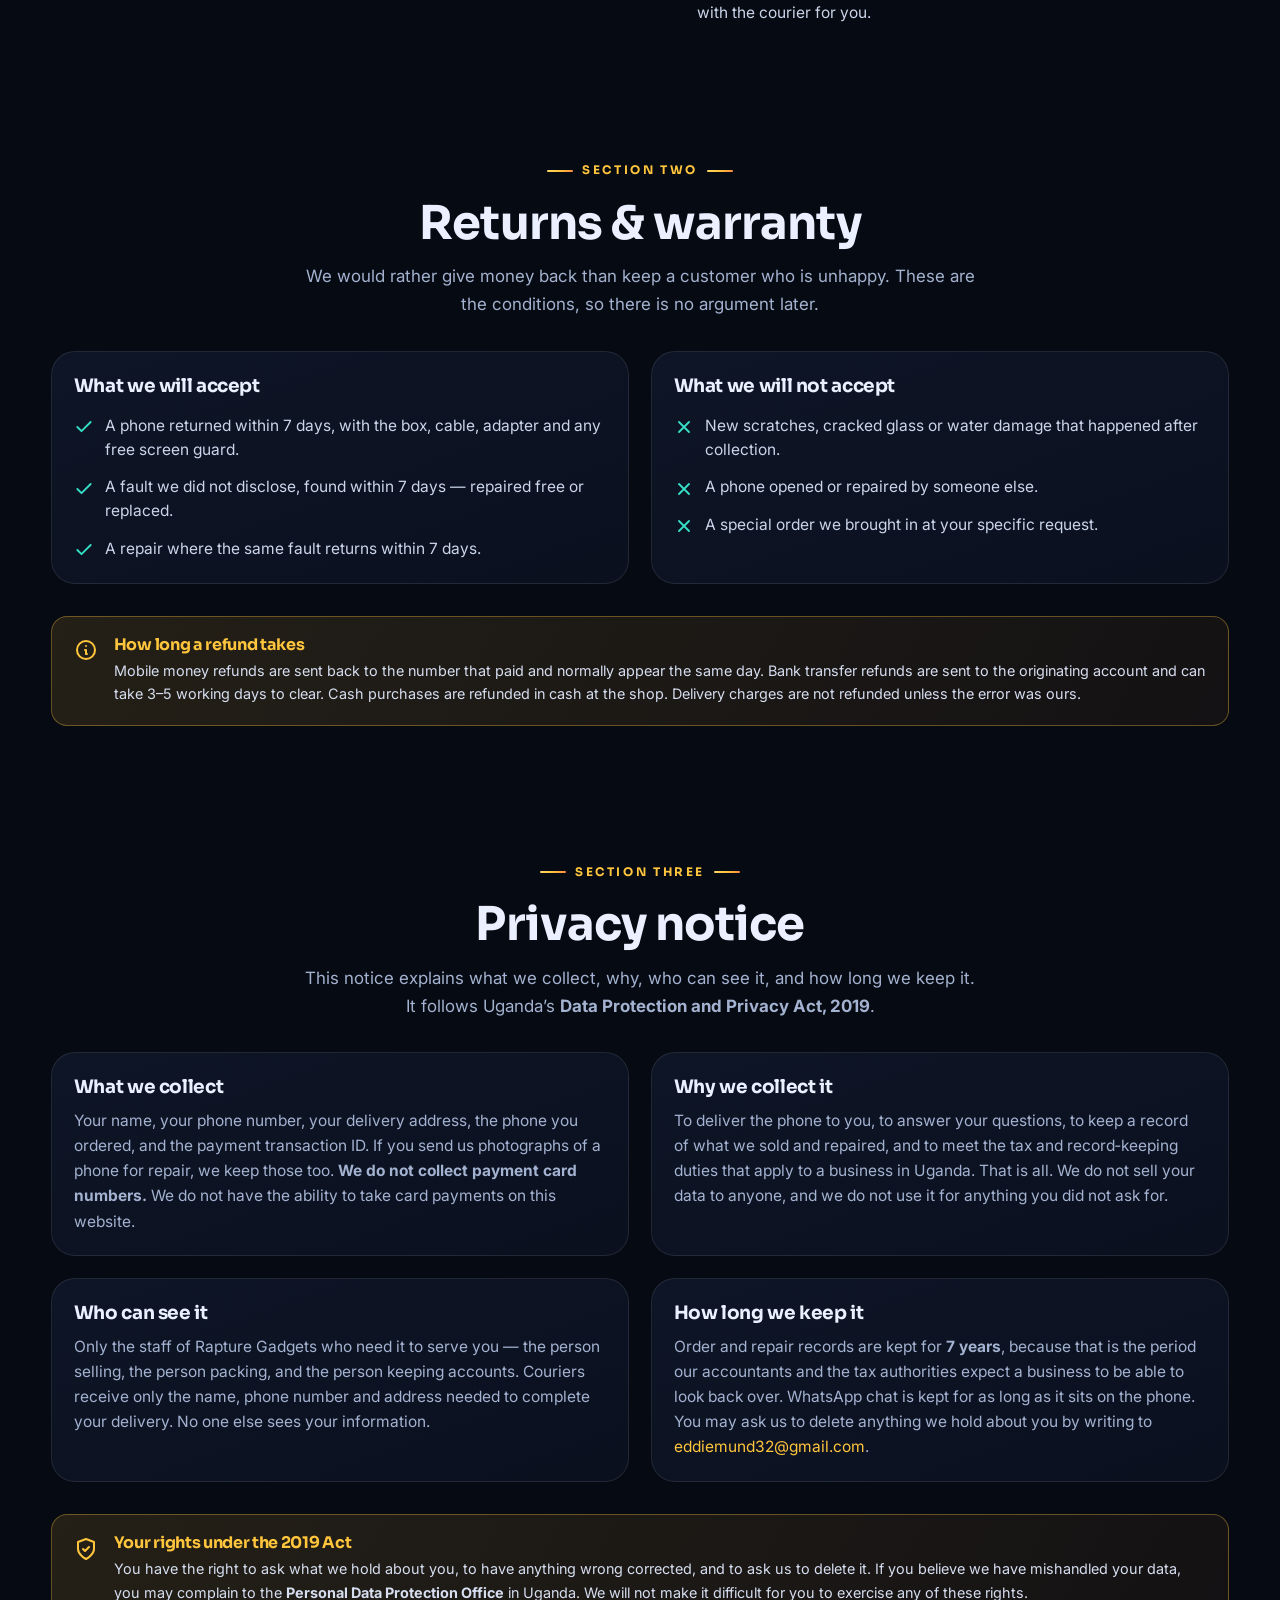
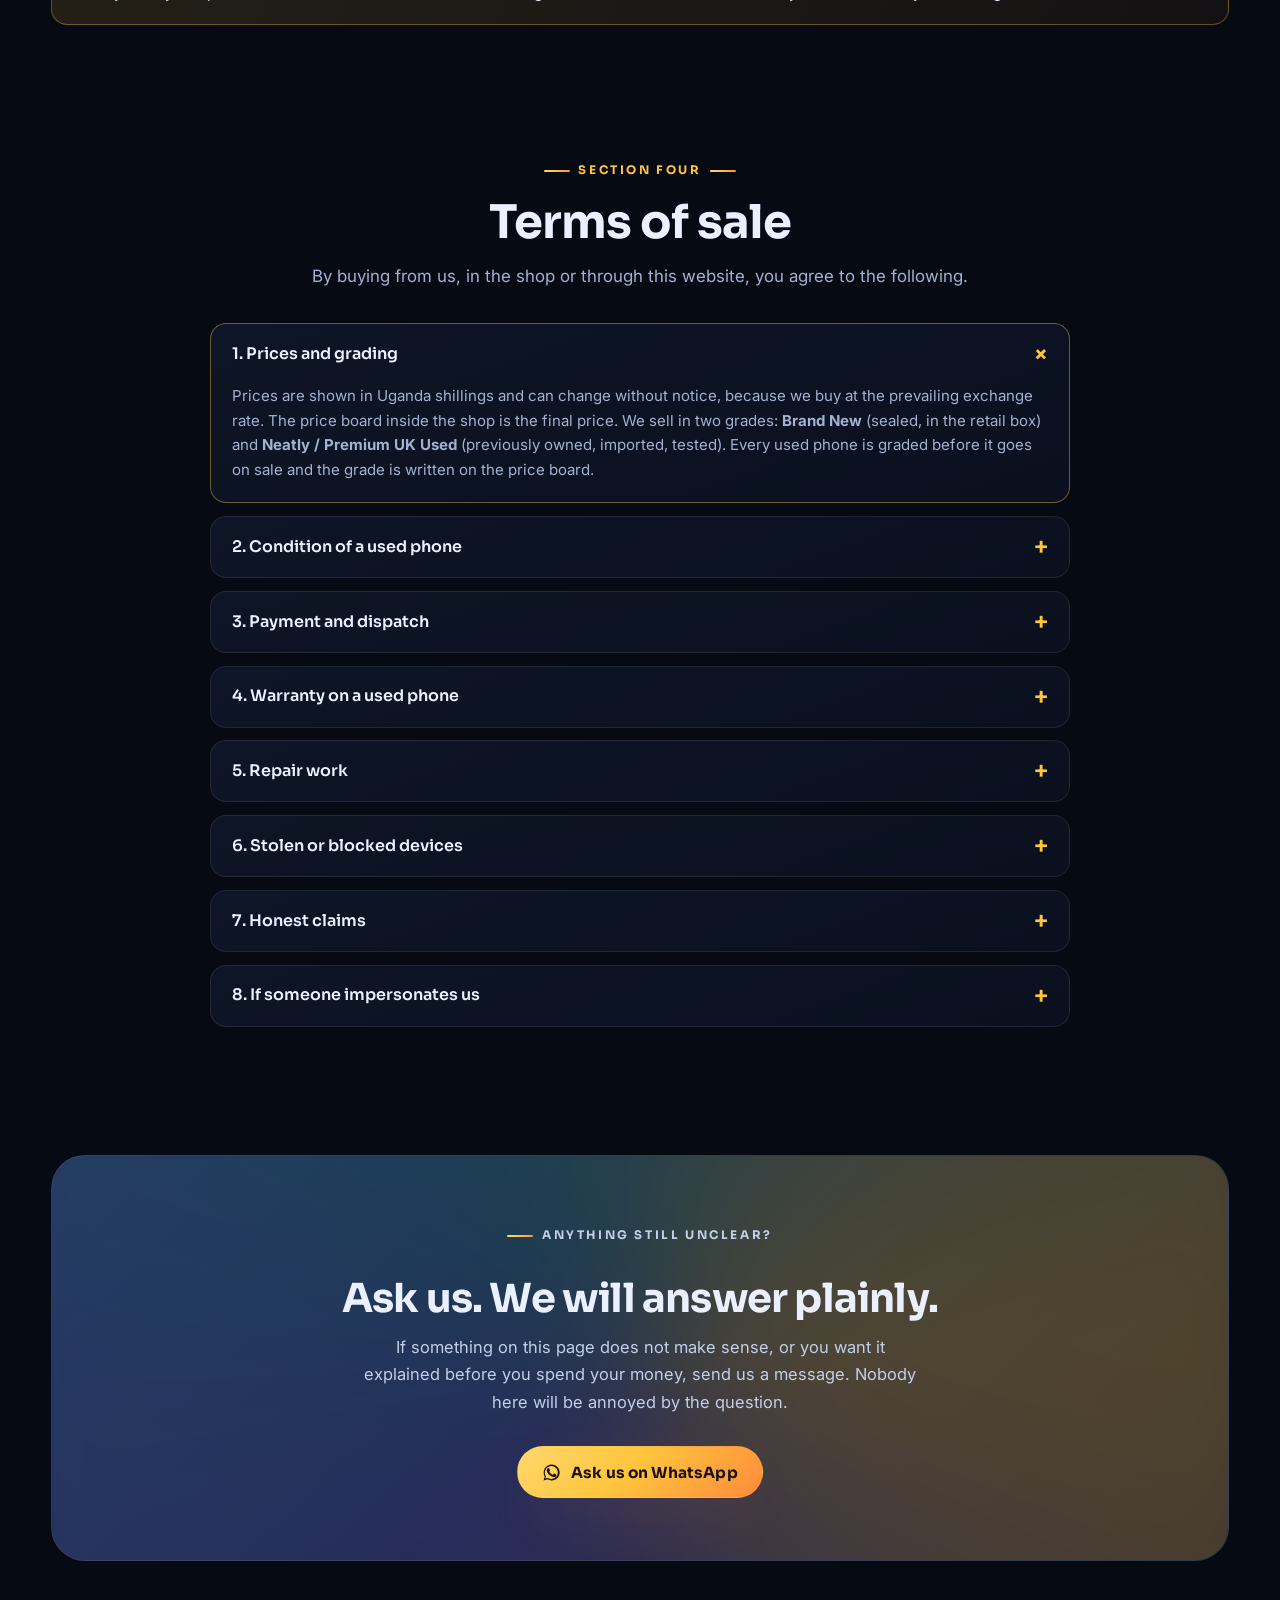
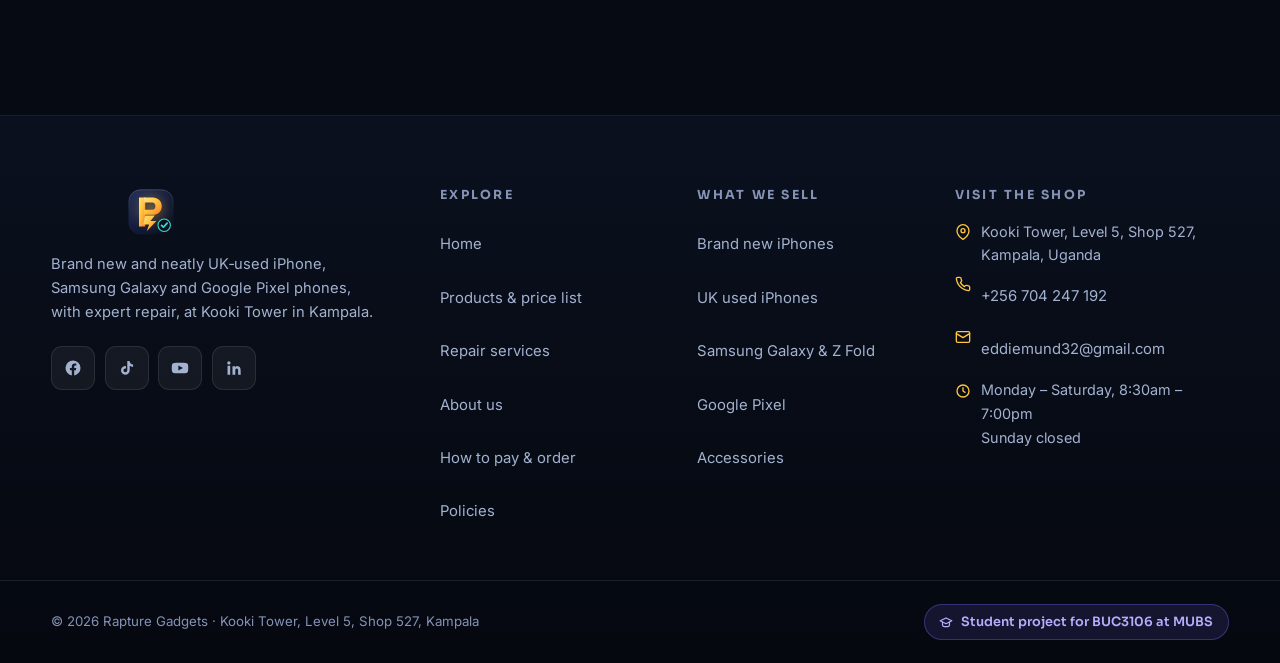
<file: policies.html>
<!DOCTYPE html>
<html lang="en">
<head>
<meta charset="UTF-8">
<meta name="viewport" content="width=device-width, initial-scale=1">
<title>Policies: Delivery, Returns, Privacy &amp; Terms | Rapture Gadgets</title>
<meta name="description" content="Delivery, returns, privacy notice and terms of sale for Rapture Gadgets, Kooki Tower Level 5 Shop 527, Kampala. Written in plain language.">
<link rel="icon" href="images/logo-mark.svg" type="image/svg+xml">
<link rel="preconnect" href="https://fonts.googleapis.com">
<link rel="preconnect" href="https://fonts.gstatic.com" crossorigin>
<link href="https://fonts.googleapis.com/css2?family=Sora:wght@400;600;700;800&amp;family=Inter:wght@400;500;600;700&amp;display=swap" rel="stylesheet">
<link rel="stylesheet" href="style.css?v=2">
</head>
<body>

<!-- theme switch: pure CSS light/dark mode, no JavaScript -->
<input type="checkbox" id="theme-toggle" class="theme-input" aria-hidden="true">
<a class="skip" href="#main">Skip to content</a>

<!-- ============ TOP BAR ============ -->
<div class="topbar">
  <div class="wrap">
    <ul>
      <li><span class="pulse-dot"></span> Open today &#183; Mon&#8211;Sat, 8:30am &#8211; 7:00pm</li>
      <li>
        <svg viewBox="0 0 24 24" fill="none" stroke="currentColor" stroke-width="2" stroke-linecap="round" stroke-linejoin="round"><path d="M21 10c0 7-9 13-9 13s-9-6-9-13a9 9 0 0 1 18 0Z"/><circle cx="12" cy="10" r="3"/></svg>
        Kooki Tower, Level 5, Shop 527, Kampala
      </li>
    </ul>
    <ul>
      <li>
        <svg viewBox="0 0 24 24" fill="none" stroke="currentColor" stroke-width="2" stroke-linecap="round" stroke-linejoin="round"><path d="M22 16.9v3a2 2 0 0 1-2.2 2 19.8 19.8 0 0 1-8.6-3.1 19.5 19.5 0 0 1-6-6A19.8 19.8 0 0 1 2.1 4.2 2 2 0 0 1 4.1 2h3a2 2 0 0 1 2 1.7c.1 1 .4 1.9.7 2.8a2 2 0 0 1-.5 2.1L8.1 9.9a16 16 0 0 0 6 6l1.3-1.2a2 2 0 0 1 2.1-.5c.9.3 1.8.6 2.8.7a2 2 0 0 1 1.7 2Z"/></svg>
        <a href="tel:+256704247192">+256 704 247 192</a>
      </li>
      <li>
        <svg viewBox="0 0 24 24" fill="none" stroke="currentColor" stroke-width="2" stroke-linecap="round" stroke-linejoin="round"><rect x="2" y="4" width="20" height="16" rx="2"/><path d="m2 7 10 6 10-6"/></svg>
        <a href="mailto:eddiemund32@gmail.com">eddiemund32@gmail.com</a>
      </li>
    </ul>
  </div>
</div>

<!-- ============ HEADER ============ -->
<header class="hdr">
  <div class="wrap">
    <a class="brand" href="index.html">
      <img src="images/logo-mark.svg" alt="Rapture Gadgets logo" width="54" height="54">
      <span class="brand-txt">
        <span class="brand-name"><span class="b1">RAPTURE</span> <span class="b2">GADGETS</span></span>
      </span>
    </a>

    <input type="checkbox" id="nav-toggle" class="nav-toggle" aria-hidden="true">
    <nav class="nav" aria-label="Main">
      <ul>
        <li><a href="index.html">Home</a></li>
        <li><a href="products.html">Products</a></li>
        <li><a href="repairs.html">Repairs</a></li>
        <li><a href="about.html">About</a></li>
        <li><a href="pay.html">How to Pay</a></li>
        <li><a href="policies.html" aria-current="page">Policies</a></li>
      </ul>
    </nav>
    <label for="nav-toggle" class="nav-burger" aria-label="Open menu" role="button" tabindex="0"><span></span></label>

    <label for="theme-toggle" class="theme-btn" role="switch" aria-label="Switch between light and dark mode" title="Switch between light and dark mode">
      <svg class="i-moon" viewBox="0 0 24 24" fill="none" stroke="currentColor" stroke-width="1.9" stroke-linecap="round" stroke-linejoin="round"><path d="M21 12.8A9 9 0 1 1 11.2 3a7 7 0 0 0 9.8 9.8Z"/></svg>
      <svg class="i-sun" viewBox="0 0 24 24" fill="none" stroke="currentColor" stroke-width="1.9" stroke-linecap="round" stroke-linejoin="round"><circle cx="12" cy="12" r="4"/><path d="M12 2v2M12 20v2M4.93 4.93l1.41 1.41M17.66 17.66l1.41 1.41M2 12h2M20 12h2M4.93 19.07l1.41-1.41M17.66 6.34l1.41-1.41"/></svg>
    </label>
    <div class="hdr-cta">
      <a class="btn btn--gold btn--sm" href="https://wa.me/256704247192?text=Hello%2C%20I%20have%20a%20question%20about%20your%20policies." target="_blank" rel="noopener">
        <svg viewBox="0 0 24 24" fill="currentColor"><path d="M17.5 14.4c-.3-.2-1.8-.9-2-1-.3-.1-.5-.2-.7.1-.2.3-.8 1-1 1.2-.2.2-.3.2-.6.1-1.7-.9-2.9-1.6-4-3.6-.3-.5.3-.5.8-1.5.1-.2 0-.4 0-.5s-.7-1.6-.9-2.2c-.2-.6-.5-.5-.7-.5h-.6c-.2 0-.5.1-.8.4-.3.3-1 1-1 2.5s1.1 2.9 1.2 3.1c.2.2 2.1 3.2 5.1 4.5 1.9.8 2.6.9 3.5.8.6-.1 1.8-.7 2-1.4.2-.7.2-1.3.2-1.4-.1-.2-.3-.2-.6-.3M12 2a10 10 0 0 0-8.6 15L2 22l5.2-1.4A10 10 0 1 0 12 2Zm0 18.2c-1.6 0-3.1-.4-4.4-1.2l-.3-.2-3.1.8.8-3-.2-.3A8.2 8.2 0 1 1 12 20.2Z"/></svg>
        <span>Ask a question</span>
      </a>
    </div>
  </div>
</header>

<main id="main">

<!-- ============ PAGE HERO ============ -->
<section class="page-hero">
  <div class="wrap">
    <nav class="crumbs" aria-label="Breadcrumb">
      <a href="index.html">Home</a><span>/</span><span>Policies</span>
    </nav>
    <p class="eyebrow">Rules &amp; trust</p>
    <h1>Policies, in <span class="hl">plain language</span></h1>
    <p class="lede">No legal fog. Delivery, returns, a privacy notice and the terms of sale, written the way we would explain them to you at the counter.</p>
  </div>
</section>

<!-- ============ QUICK SUMMARY ============ -->
<section class="section section--tight">
  <div class="wrap">
    <div class="grid g4 reveal">
      <article class="card center">
        <span class="tile" style="margin-inline:auto;"><svg viewBox="0 0 24 24" fill="none" stroke="currentColor" stroke-width="1.9" stroke-linecap="round" stroke-linejoin="round"><path d="M1 6h15v11H1zM16 9h4l2 3v5h-6z"/><circle cx="6" cy="19" r="2"/><circle cx="18" cy="19" r="2"/></svg></span>
        <h3>Delivery</h3>
        <p>Same day inside Kampala. 1&#8211;3 days by courier nationwide.</p>
      </article>
      <article class="card center">
        <span class="tile tile--teal" style="margin-inline:auto;"><svg viewBox="0 0 24 24" fill="none" stroke="currentColor" stroke-width="1.9" stroke-linecap="round" stroke-linejoin="round"><path d="M3 12a9 9 0 1 0 3-6.7L3 8"/><path d="M3 3v5h5"/></svg></span>
        <h3>Returns</h3>
        <p>7 days to change your mind, with everything it came with.</p>
      </article>
      <article class="card center">
        <span class="tile tile--violet" style="margin-inline:auto;"><svg viewBox="0 0 24 24" fill="none" stroke="currentColor" stroke-width="1.9" stroke-linecap="round" stroke-linejoin="round"><rect x="4" y="10" width="16" height="11" rx="2"/><path d="M8 10V7a4 4 0 0 1 8 0v3"/></svg></span>
        <h3>Privacy</h3>
        <p>We collect only what we need to sell and deliver the phone.</p>
      </article>
      <article class="card center">
        <span class="tile" style="margin-inline:auto;"><svg viewBox="0 0 24 24" fill="none" stroke="currentColor" stroke-width="1.9" stroke-linecap="round" stroke-linejoin="round"><path d="M14 2H6a2 2 0 0 0-2 2v16a2 2 0 0 0 2 2h12a2 2 0 0 0 2-2V8Z"/><path d="M14 2v6h6M9 15h6"/></svg></span>
        <h3>Terms</h3>
        <p>What you are agreeing to when you buy from us.</p>
      </article>
    </div>
  </div>
</section>

<!-- ============ DELIVERY ============ -->
<section class="section section--tight" id="delivery">
  <div class="wrap split">
    <div class="split-media reveal">
      <img src="images/shop-accessories-wall.jpg" alt="The accessories counter inside the Rapture Gadgets shop where orders are packed" width="810" height="1080" loading="lazy">
      <span class="tag"><b>Orders packed at the counter</b>Level 5, Shop 527, Kooki Tower</span>
    </div>

    <div class="reveal">
      <p class="eyebrow">Section one</p>
      <h2 class="h-sec">Delivery</h2>
      <p class="lede">We deliver what we sell, and we pack it properly. Here is exactly how it works.</p>

      <div class="tbl-wrap mt-2">
        <div class="tbl-head"><span class="tbl-dot dot-new"></span><h3>Delivery options</h3></div>
        <table>
          <thead><tr><th>Option</th><th>Where</th><th>Time &amp; charge</th></tr></thead>
          <tbody>
            <tr><td>Collect from the shop</td><td>Kooki Tower, Level 5, Shop 527</td><td>Free &#183; any time we are open</td></tr>
            <tr><td>Rider delivery</td><td>Inside Kampala</td><td>Same day &#183; UGX 10,000 &#8211; 25,000</td></tr>
            <tr><td>Free rider delivery</td><td>Inside Kampala</td><td>Same day &#183; Free above UGX 1,000,000</td></tr>
            <tr><td>Bus or courier parcel</td><td>All districts of Uganda</td><td>1&#8211;3 days &#183; you pay the park or courier</td></tr>
          </tbody>
        </table>
      </div>

      <ul class="check-list">
        <li><svg viewBox="0 0 24 24" fill="none" stroke="currentColor" stroke-width="2.2" stroke-linecap="round" stroke-linejoin="round"><path d="M20 6 9 17l-5-5"/></svg> You pay for the phone before it leaves the shop, except on cash on delivery.</li>
        <li><svg viewBox="0 0 24 24" fill="none" stroke="currentColor" stroke-width="2.2" stroke-linecap="round" stroke-linejoin="round"><path d="M20 6 9 17l-5-5"/></svg> We photograph and pack the exact unit and send you the IMEI before dispatch.</li>
        <li><svg viewBox="0 0 24 24" fill="none" stroke="currentColor" stroke-width="2.2" stroke-linecap="round" stroke-linejoin="round"><path d="M20 6 9 17l-5-5"/></svg> If a phone is damaged in transit, tell us within 24 hours and we will deal with the courier for you.</li>
      </ul>
    </div>
  </div>
</section>

<!-- ============ RETURNS ============ -->
<section class="section section--tight" id="returns">
  <div class="wrap">
    <div class="center reveal">
      <p class="eyebrow">Section two</p>
      <h2 class="h-sec">Returns &amp; warranty</h2>
      <p class="lede">We would rather give money back than keep a customer who is unhappy. These are the conditions, so there is no argument later.</p>
    </div>

    <div class="grid g2 mt-2">
      <article class="card reveal">
        <h3>What we will accept</h3>
        <ul class="check-list" style="margin-top:1rem;">
          <li><svg viewBox="0 0 24 24" fill="none" stroke="currentColor" stroke-width="2.2" stroke-linecap="round" stroke-linejoin="round"><path d="M20 6 9 17l-5-5"/></svg> A phone returned within 7 days, with the box, cable, adapter and any free screen guard.</li>
          <li><svg viewBox="0 0 24 24" fill="none" stroke="currentColor" stroke-width="2.2" stroke-linecap="round" stroke-linejoin="round"><path d="M20 6 9 17l-5-5"/></svg> A fault we did not disclose, found within 7 days &#8212; repaired free or replaced.</li>
          <li><svg viewBox="0 0 24 24" fill="none" stroke="currentColor" stroke-width="2.2" stroke-linecap="round" stroke-linejoin="round"><path d="M20 6 9 17l-5-5"/></svg> A repair where the same fault returns within 7 days.</li>
        </ul>
      </article>

      <article class="card reveal">
        <h3>What we will not accept</h3>
        <ul class="check-list" style="margin-top:1rem;">
          <li><svg viewBox="0 0 24 24" fill="none" stroke="currentColor" stroke-width="2.2" stroke-linecap="round" stroke-linejoin="round"><path d="M18 6 6 18M6 6l12 12"/></svg> New scratches, cracked glass or water damage that happened after collection.</li>
          <li><svg viewBox="0 0 24 24" fill="none" stroke="currentColor" stroke-width="2.2" stroke-linecap="round" stroke-linejoin="round"><path d="M18 6 6 18M6 6l12 12"/></svg> A phone opened or repaired by someone else.</li>
          <li><svg viewBox="0 0 24 24" fill="none" stroke="currentColor" stroke-width="2.2" stroke-linecap="round" stroke-linejoin="round"><path d="M18 6 6 18M6 6l12 12"/></svg> A special order we brought in at your specific request.</li>
        </ul>
      </article>
    </div>

    <div class="notice mt-2 reveal">
      <svg viewBox="0 0 24 24" fill="none" stroke="currentColor" stroke-width="2" stroke-linecap="round" stroke-linejoin="round"><circle cx="12" cy="12" r="9"/><path d="M12 8h.01M11 12h1v4h1"/></svg>
      <div>
        <h3>How long a refund takes</h3>
        <p>Mobile money refunds are sent back to the number that paid and normally appear the same day. Bank transfer refunds are sent to the originating account and can take 3&#8211;5 working days to clear. Cash purchases are refunded in cash at the shop. Delivery charges are not refunded unless the error was ours.</p>
      </div>
    </div>
  </div>
</section>

<!-- ============ PRIVACY ============ -->
<section class="section section--tight" id="privacy">
  <div class="wrap">
    <div class="center reveal">
      <p class="eyebrow">Section three</p>
      <h2 class="h-sec">Privacy notice</h2>
      <p class="lede">This notice explains what we collect, why, who can see it, and how long we keep it. It follows Uganda&#8217;s <strong>Data Protection and Privacy Act, 2019</strong>.</p>
    </div>

    <div class="grid g2 mt-2">
      <article class="card reveal">
        <h3>What we collect</h3>
        <p>Your name, your phone number, your delivery address, the phone you ordered, and the payment transaction ID. If you send us photographs of a phone for repair, we keep those too. <strong>We do not collect payment card numbers.</strong> We do not have the ability to take card payments on this website.</p>
      </article>

      <article class="card reveal">
        <h3>Why we collect it</h3>
        <p>To deliver the phone to you, to answer your questions, to keep a record of what we sold and repaired, and to meet the tax and record&#8209;keeping duties that apply to a business in Uganda. That is all. We do not sell your data to anyone, and we do not use it for anything you did not ask for.</p>
      </article>

      <article class="card reveal">
        <h3>Who can see it</h3>
        <p>Only the staff of Rapture Gadgets who need it to serve you &#8212; the person selling, the person packing, and the person keeping accounts. Couriers receive only the name, phone number and address needed to complete your delivery. No one else sees your information.</p>
      </article>

      <article class="card reveal">
        <h3>How long we keep it</h3>
        <p>Order and repair records are kept for <strong>7 years</strong>, because that is the period our accountants and the tax authorities expect a business to be able to look back over. WhatsApp chat is kept for as long as it sits on the phone. You may ask us to delete anything we hold about you by writing to <a href="mailto:eddiemund32@gmail.com" style="color:var(--gold);">eddiemund32@gmail.com</a>.</p>
      </article>
    </div>

    <div class="notice mt-2 reveal">
      <svg viewBox="0 0 24 24" fill="none" stroke="currentColor" stroke-width="2" stroke-linecap="round" stroke-linejoin="round"><path d="M12 22s8-4 8-10V5l-8-3-8 3v7c0 6 8 10 8 10Z"/><path d="m9 12 2 2 4-4"/></svg>
      <div>
        <h3>Your rights under the 2019 Act</h3>
        <p>You have the right to ask what we hold about you, to have anything wrong corrected, and to ask us to delete it. If you believe we have mishandled your data, you may complain to the <strong>Personal Data Protection Office</strong> in Uganda. We will not make it difficult for you to exercise any of these rights.</p>
      </div>
    </div>
  </div>
</section>

<!-- ============ TERMS ============ -->
<section class="section section--tight" id="terms">
  <div class="wrap">
    <div class="center reveal">
      <p class="eyebrow">Section four</p>
      <h2 class="h-sec">Terms of sale</h2>
      <p class="lede">By buying from us, in the shop or through this website, you agree to the following.</p>
    </div>

    <div class="faq mt-2">
      <details open>
        <summary>1. Prices and grading</summary>
        <p>Prices are shown in Uganda shillings and can change without notice, because we buy at the prevailing exchange rate. The price board inside the shop is the final price. We sell in two grades: <strong>Brand New</strong> (sealed, in the retail box) and <strong>Neatly / Premium UK Used</strong> (previously owned, imported, tested). Every used phone is graded before it goes on sale and the grade is written on the price board.</p>
      </details>

      <details>
        <summary>2. Condition of a used phone</summary>
        <p>A used phone is not a new phone and we will never pretend otherwise. Minor cosmetic wear is normal and is not a fault. Battery health on a used phone is measured and told to you before you pay, and it will be below 100%. Please check the battery health, cameras, Face ID or fingerprint, speakers and charging port at the counter before you pay.</p>
      </details>

      <details>
        <summary>3. Payment and dispatch</summary>
        <p>We release a phone only after the money has actually appeared in our account, or on agreement of cash on delivery inside Kampala. We never accept a screenshot alone as proof of payment. See the <a href="pay.html" style="color:var(--gold);">How to Pay page</a> for the full rule.</p>
      </details>

      <details>
        <summary>4. Warranty on a used phone</summary>
        <p>Every used phone carries a <strong>7&#8209;day functional warranty</strong> covering faults we did not disclose: for example a battery that drops charge far faster than stated, a camera that will not focus, or a charging port that does not work. It does not cover accidental damage, water, software changes you made yourself, or normal wear.</p>
      </details>

      <details>
        <summary>5. Repair work</summary>
        <p>We quote before we open a phone and the quote stands unless you ask for extra work. If the same fault returns within 7 days we look at it again at no charge. We are not responsible for a fault caused by a part you supplied yourself, or for data lost during a repair &#8212; please back up your phone before bringing it in.</p>
      </details>

      <details>
        <summary>6. Stolen or blocked devices</summary>
        <p>We do not buy or sell any phone that is blacklisted, blocked, still on a contract, or reported stolen. If a phone we sold is later found to be blacklisted, we will refund the purchase price in full. We record the IMEI of every used phone we buy.</p>
      </details>

      <details>
        <summary>7. Honest claims</summary>
        <p>We promise only what we can prove: that a phone is unlocked, that its battery health is as measured, and that its grade matches what is written on the board. We do not offer claims about awards, customer reviews or statistics that we cannot show you evidence for.</p>
      </details>

      <details>
        <summary>8. If someone impersonates us</summary>
        <p>Only the phone number printed on this website, <strong>+256 704 247 192</strong>, belongs to Rapture Gadgets. If anyone contacts you from another number claiming to be us, do not send money. Report it to us and to the police, and we will publish a warning on our pages and social accounts. We never post fake reviews about ourselves or about competitors, and we will act against anyone who posts fake reviews about us.</p>
      </details>
    </div>
  </div>
</section>

<!-- ============ CTA ============ -->
<section class="section section--tight">
  <div class="wrap">
    <div class="cta reveal">
      <p class="eyebrow" style="justify-content:center;">Anything still unclear?</p>
      <h2>Ask us. We will answer plainly.</h2>
      <p>If something on this page does not make sense, or you want it explained before you spend your money, send us a message. Nobody here will be annoyed by the question.</p>
      <a class="btn btn--gold" href="https://wa.me/256704247192?text=Hello%2C%20I%20have%20a%20question%20about%20your%20policies." target="_blank" rel="noopener">
        <svg viewBox="0 0 24 24" fill="currentColor"><path d="M17.5 14.4c-.3-.2-1.8-.9-2-1-.3-.1-.5-.2-.7.1-.2.3-.8 1-1 1.2-.2.2-.3.2-.6.1-1.7-.9-2.9-1.6-4-3.6-.3-.5.3-.5.8-1.5.1-.2 0-.4 0-.5s-.7-1.6-.9-2.2c-.2-.6-.5-.5-.7-.5h-.6c-.2 0-.5.1-.8.4-.3.3-1 1-1 2.5s1.1 2.9 1.2 3.1c.2.2 2.1 3.2 5.1 4.5 1.9.8 2.6.9 3.5.8.6-.1 1.8-.7 2-1.4.2-.7.2-1.3.2-1.4-.1-.2-.3-.2-.6-.3M12 2a10 10 0 0 0-8.6 15L2 22l5.2-1.4A10 10 0 1 0 12 2Zm0 18.2c-1.6 0-3.1-.4-4.4-1.2l-.3-.2-3.1.8.8-3-.2-.3A8.2 8.2 0 1 1 12 20.2Z"/></svg>
        Ask us on WhatsApp
      </a>
    </div>
  </div>
</section>

</main>

<!-- ============ FOOTER ============ -->
<footer class="ftr">
  <div class="wrap ftr-grid">
    <div class="ftr-brand">
      <img src="images/logo-mark.svg" alt="Rapture Gadgets logo" width="200" height="48">
      <p>Brand new and neatly UK&#8209;used iPhone, Samsung Galaxy and Google Pixel phones, with expert repair, at Kooki Tower in Kampala.</p>
      <div class="socials">
        <a href="#" aria-label="Rapture Gadgets on Facebook"><svg viewBox="0 0 24 24" fill="currentColor"><path d="M22 12a10 10 0 1 0-11.6 9.9v-7H7.9V12h2.5V9.8c0-2.5 1.5-3.9 3.8-3.9 1.1 0 2.2.2 2.2.2v2.4h-1.2c-1.2 0-1.6.8-1.6 1.6V12h2.7l-.4 2.9h-2.3v7A10 10 0 0 0 22 12Z"/></svg></a>
        <a href="#" aria-label="Rapture Gadgets on TikTok"><svg viewBox="0 0 24 24" fill="currentColor"><path d="M16.6 5.8a4.8 4.8 0 0 1-1.1-3.1h-3.1v12.4a2.6 2.6 0 1 1-2.6-2.6c.3 0 .5 0 .8.1V9.4a5.8 5.8 0 1 0 5 5.7V9.1a7.8 7.8 0 0 0 4.5 1.4V7.4a4.8 4.8 0 0 1-3.5-1.6Z"/></svg></a>
        <a href="#" aria-label="Rapture Gadgets on YouTube"><svg viewBox="0 0 24 24" fill="currentColor"><path d="M23 12s0-3.2-.4-4.7a2.5 2.5 0 0 0-1.7-1.8C19.3 5 12 5 12 5s-7.3 0-8.9.5A2.5 2.5 0 0 0 1.4 7.3C1 8.8 1 12 1 12s0 3.2.4 4.7c.2.9.9 1.6 1.7 1.8C4.7 19 12 19 12 19s7.3 0 8.9-.5a2.5 2.5 0 0 0 1.7-1.8C23 15.2 23 12 23 12ZM9.8 15.2V8.8l6.2 3.2Z"/></svg></a>
        <a href="#" aria-label="Rapture Gadgets on LinkedIn"><svg viewBox="0 0 24 24" fill="currentColor"><path d="M6.9 21H3.4V9h3.5ZM5.2 7.4A2 2 0 1 1 5.2 3a2 2 0 0 1 0 4.4ZM21 21h-3.5v-6c0-1.5-.5-2.5-1.8-2.5a2 2 0 0 0-1.9 1.4 2.6 2.6 0 0 0-.1.9V21H10s.1-10.4 0-11.5h3.5v1.7a3.5 3.5 0 0 1 3.2-1.7c2.3 0 4.1 1.5 4.1 4.8Z"/></svg></a>
      </div>
    </div>

    <div>
      <h4>Explore</h4>
      <ul>
        <li><a href="index.html">Home</a></li>
        <li><a href="products.html">Products &amp; price list</a></li>
        <li><a href="repairs.html">Repair services</a></li>
        <li><a href="about.html">About us</a></li>
        <li><a href="pay.html">How to pay &amp; order</a></li>
        <li><a href="policies.html">Policies</a></li>
      </ul>
    </div>

    <div>
      <h4>What we sell</h4>
      <ul>
        <li><a href="products.html">Brand new iPhones</a></li>
        <li><a href="products.html">UK used iPhones</a></li>
        <li><a href="products.html">Samsung Galaxy &amp; Z Fold</a></li>
        <li><a href="products.html">Google Pixel</a></li>
        <li><a href="products.html">Accessories</a></li>
      </ul>
    </div>

    <div>
      <h4>Visit the shop</h4>
      <ul class="ftr-contact">
        <li>
          <svg viewBox="0 0 24 24" fill="none" stroke="currentColor" stroke-width="2" stroke-linecap="round" stroke-linejoin="round"><path d="M21 10c0 7-9 13-9 13s-9-6-9-13a9 9 0 0 1 18 0Z"/><circle cx="12" cy="10" r="3"/></svg>
          Kooki Tower, Level 5, Shop 527, Kampala, Uganda
        </li>
        <li>
          <svg viewBox="0 0 24 24" fill="none" stroke="currentColor" stroke-width="2" stroke-linecap="round" stroke-linejoin="round"><path d="M22 16.9v3a2 2 0 0 1-2.2 2 19.8 19.8 0 0 1-8.6-3.1 19.5 19.5 0 0 1-6-6A19.8 19.8 0 0 1 2.1 4.2 2 2 0 0 1 4.1 2h3a2 2 0 0 1 2 1.7c.1 1 .4 1.9.7 2.8a2 2 0 0 1-.5 2.1L8.1 9.9a16 16 0 0 0 6 6l1.3-1.2a2 2 0 0 1 2.1-.5c.9.3 1.8.6 2.8.7a2 2 0 0 1 1.7 2Z"/></svg>
          <a href="tel:+256704247192">+256 704 247 192</a>
        </li>
        <li>
          <svg viewBox="0 0 24 24" fill="none" stroke="currentColor" stroke-width="2" stroke-linecap="round" stroke-linejoin="round"><rect x="2" y="4" width="20" height="16" rx="2"/><path d="m2 7 10 6 10-6"/></svg>
          <a href="mailto:eddiemund32@gmail.com">eddiemund32@gmail.com</a>
        </li>
        <li>
          <svg viewBox="0 0 24 24" fill="none" stroke="currentColor" stroke-width="2" stroke-linecap="round" stroke-linejoin="round"><circle cx="12" cy="12" r="9"/><path d="M12 7v5l3 2"/></svg>
          Monday &#8211; Saturday, 8:30am &#8211; 7:00pm<br>Sunday closed
        </li>
      </ul>
    </div>
  </div>

  <div class="ftr-bottom">
    <div class="wrap">
      <p>&#169; 2026 Rapture Gadgets &#183; Kooki Tower, Level 5, Shop 527, Kampala</p>
      <span class="student-note">
        <svg viewBox="0 0 24 24" fill="none" stroke="currentColor" stroke-width="2" stroke-linecap="round" stroke-linejoin="round"><path d="M22 10 12 5 2 10l10 5 10-5Z"/><path d="M6 12v5c0 1.7 2.7 3 6 3s6-1.3 6-3v-5"/></svg>
        Student project for BUC3106 at MUBS
      </span>
    </div>
  </div>
</footer>

<a class="wa-float" href="https://wa.me/256704247192?text=Hello%2C%20I%20have%20a%20question%20about%20your%20policies." target="_blank" rel="noopener">
  <svg viewBox="0 0 24 24" fill="currentColor"><path d="M17.5 14.4c-.3-.2-1.8-.9-2-1-.3-.1-.5-.2-.7.1-.2.3-.8 1-1 1.2-.2.2-.3.2-.6.1-1.7-.9-2.9-1.6-4-3.6-.3-.5.3-.5.8-1.5.1-.2 0-.4 0-.5s-.7-1.6-.9-2.2c-.2-.6-.5-.5-.7-.5h-.6c-.2 0-.5.1-.8.4-.3.3-1 1-1 2.5s1.1 2.9 1.2 3.1c.2.2 2.1 3.2 5.1 4.5 1.9.8 2.6.9 3.5.8.6-.1 1.8-.7 2-1.4.2-.7.2-1.3.2-1.4-.1-.2-.3-.2-.6-.3M12 2a10 10 0 0 0-8.6 15L2 22l5.2-1.4A10 10 0 1 0 12 2Zm0 18.2c-1.6 0-3.1-.4-4.4-1.2l-.3-.2-3.1.8.8-3-.2-.3A8.2 8.2 0 1 1 12 20.2Z"/></svg>
  <span>Chat with us</span>
</a>

</body>
</html>
</file>
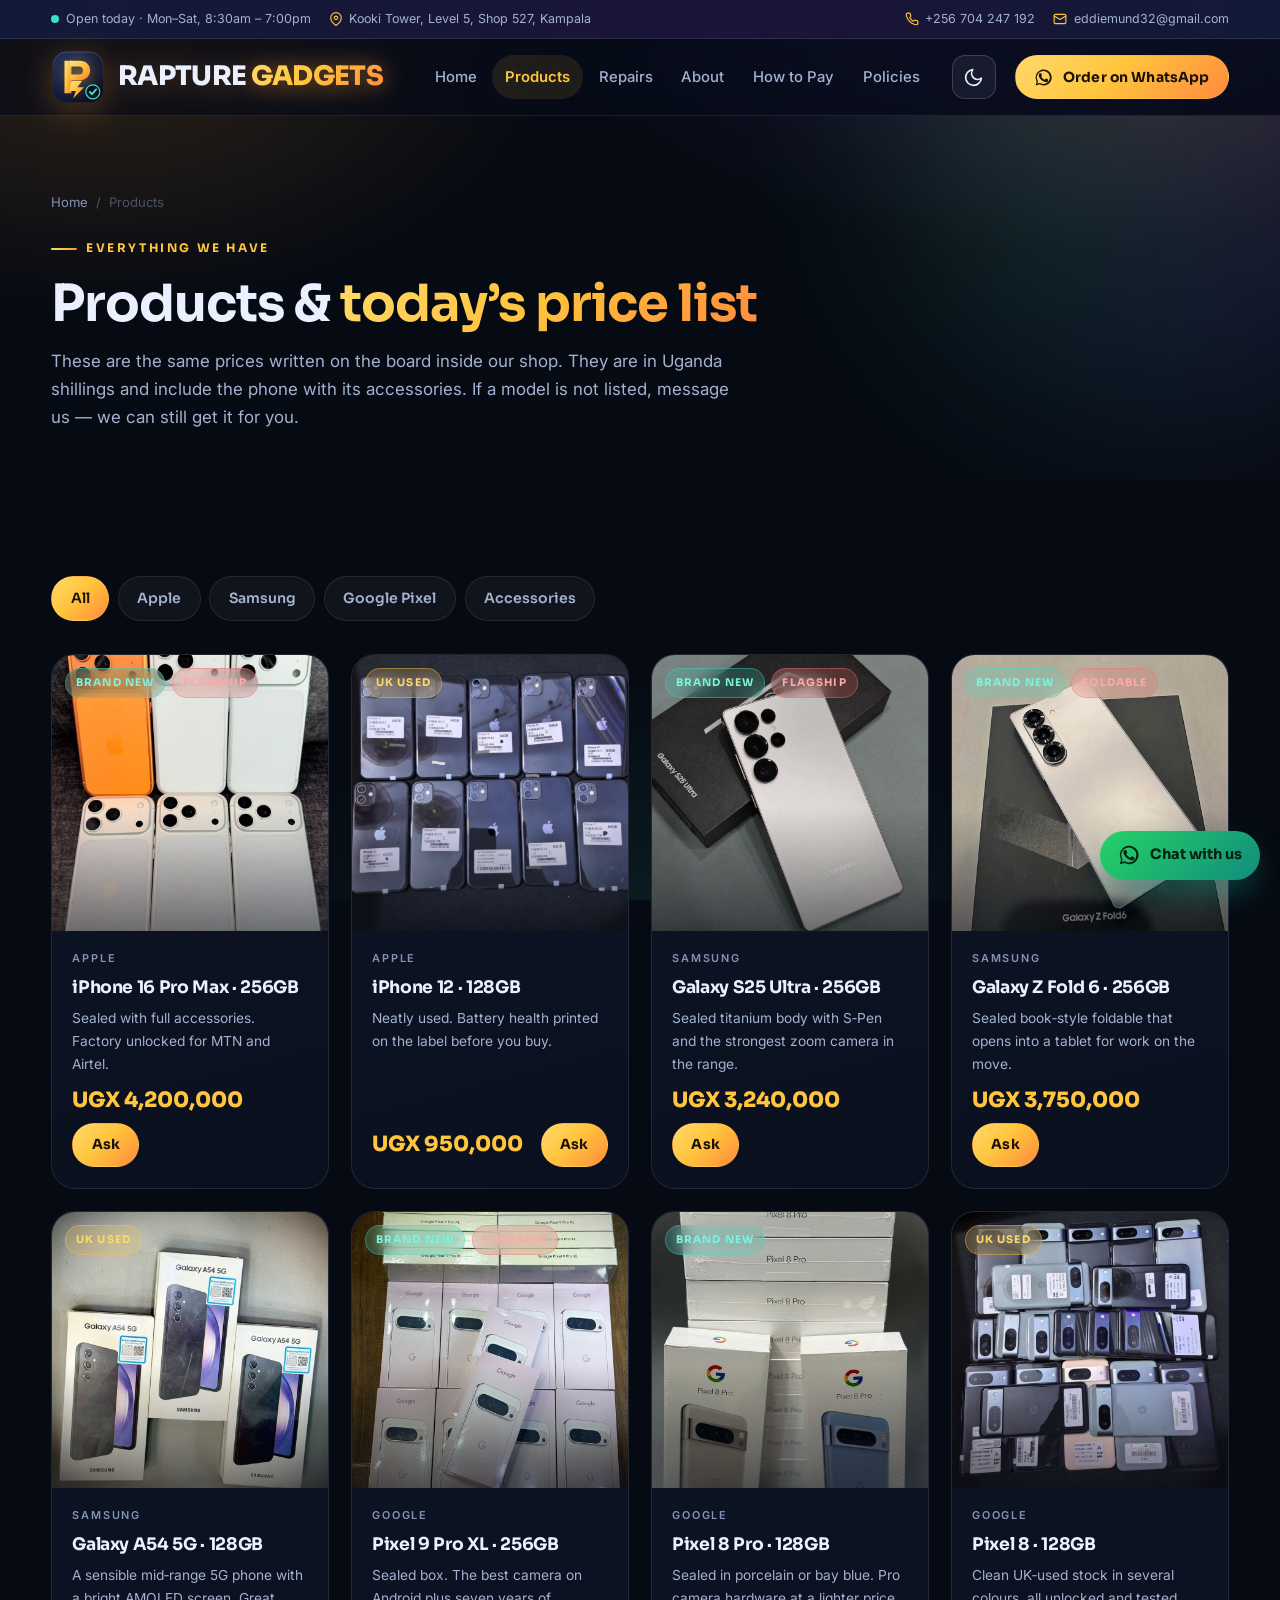
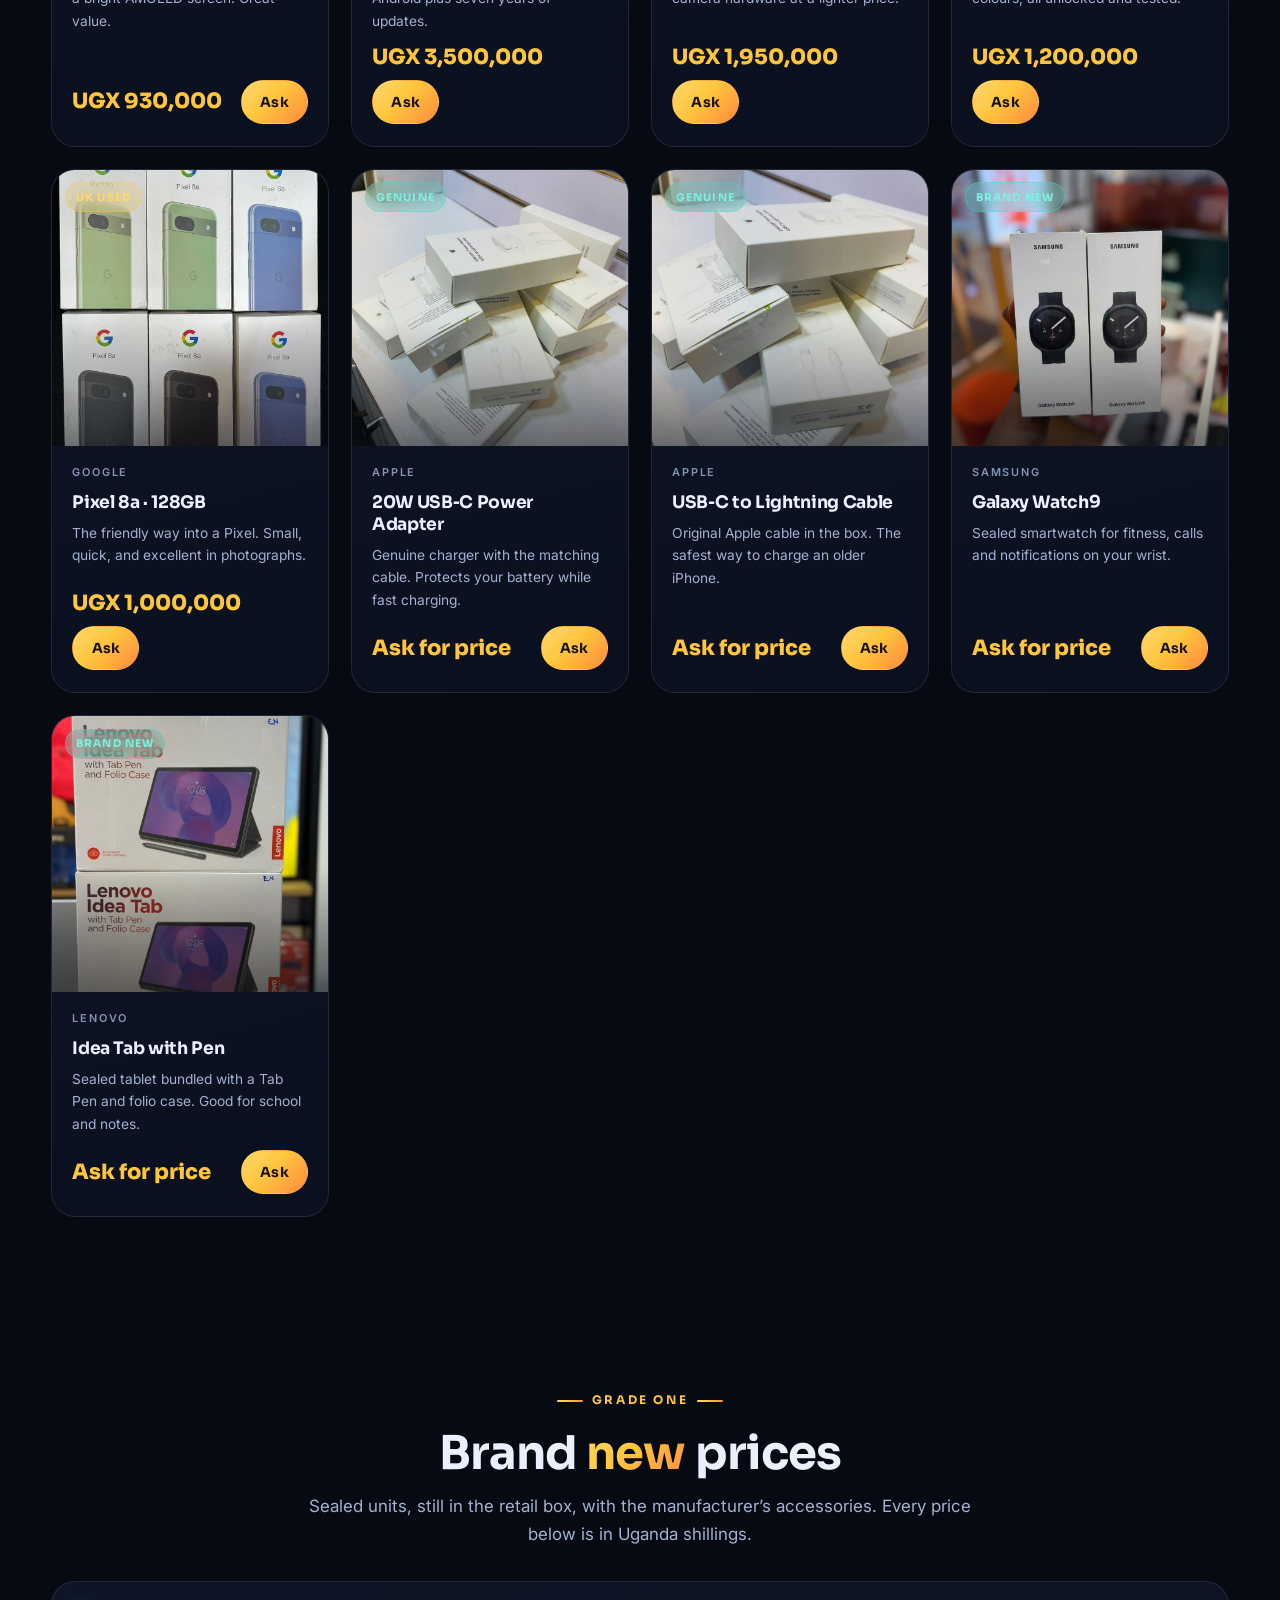
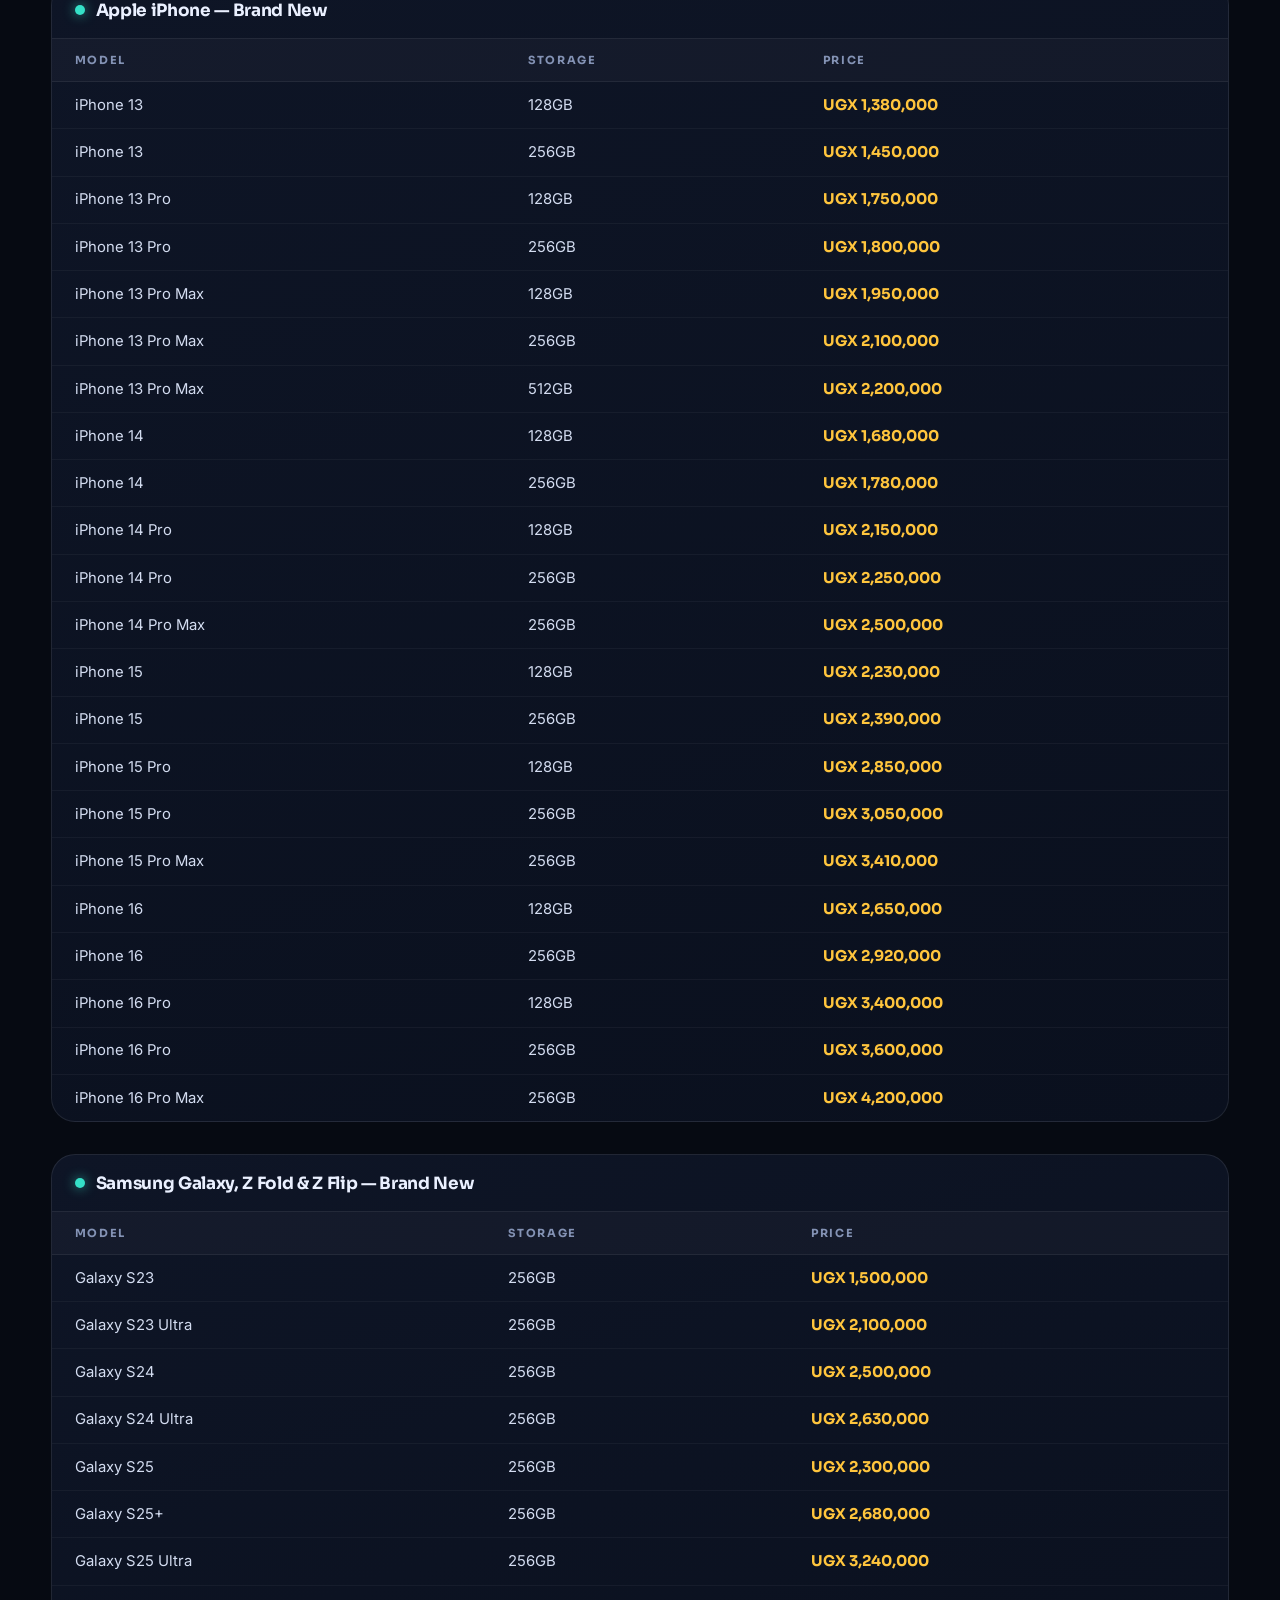
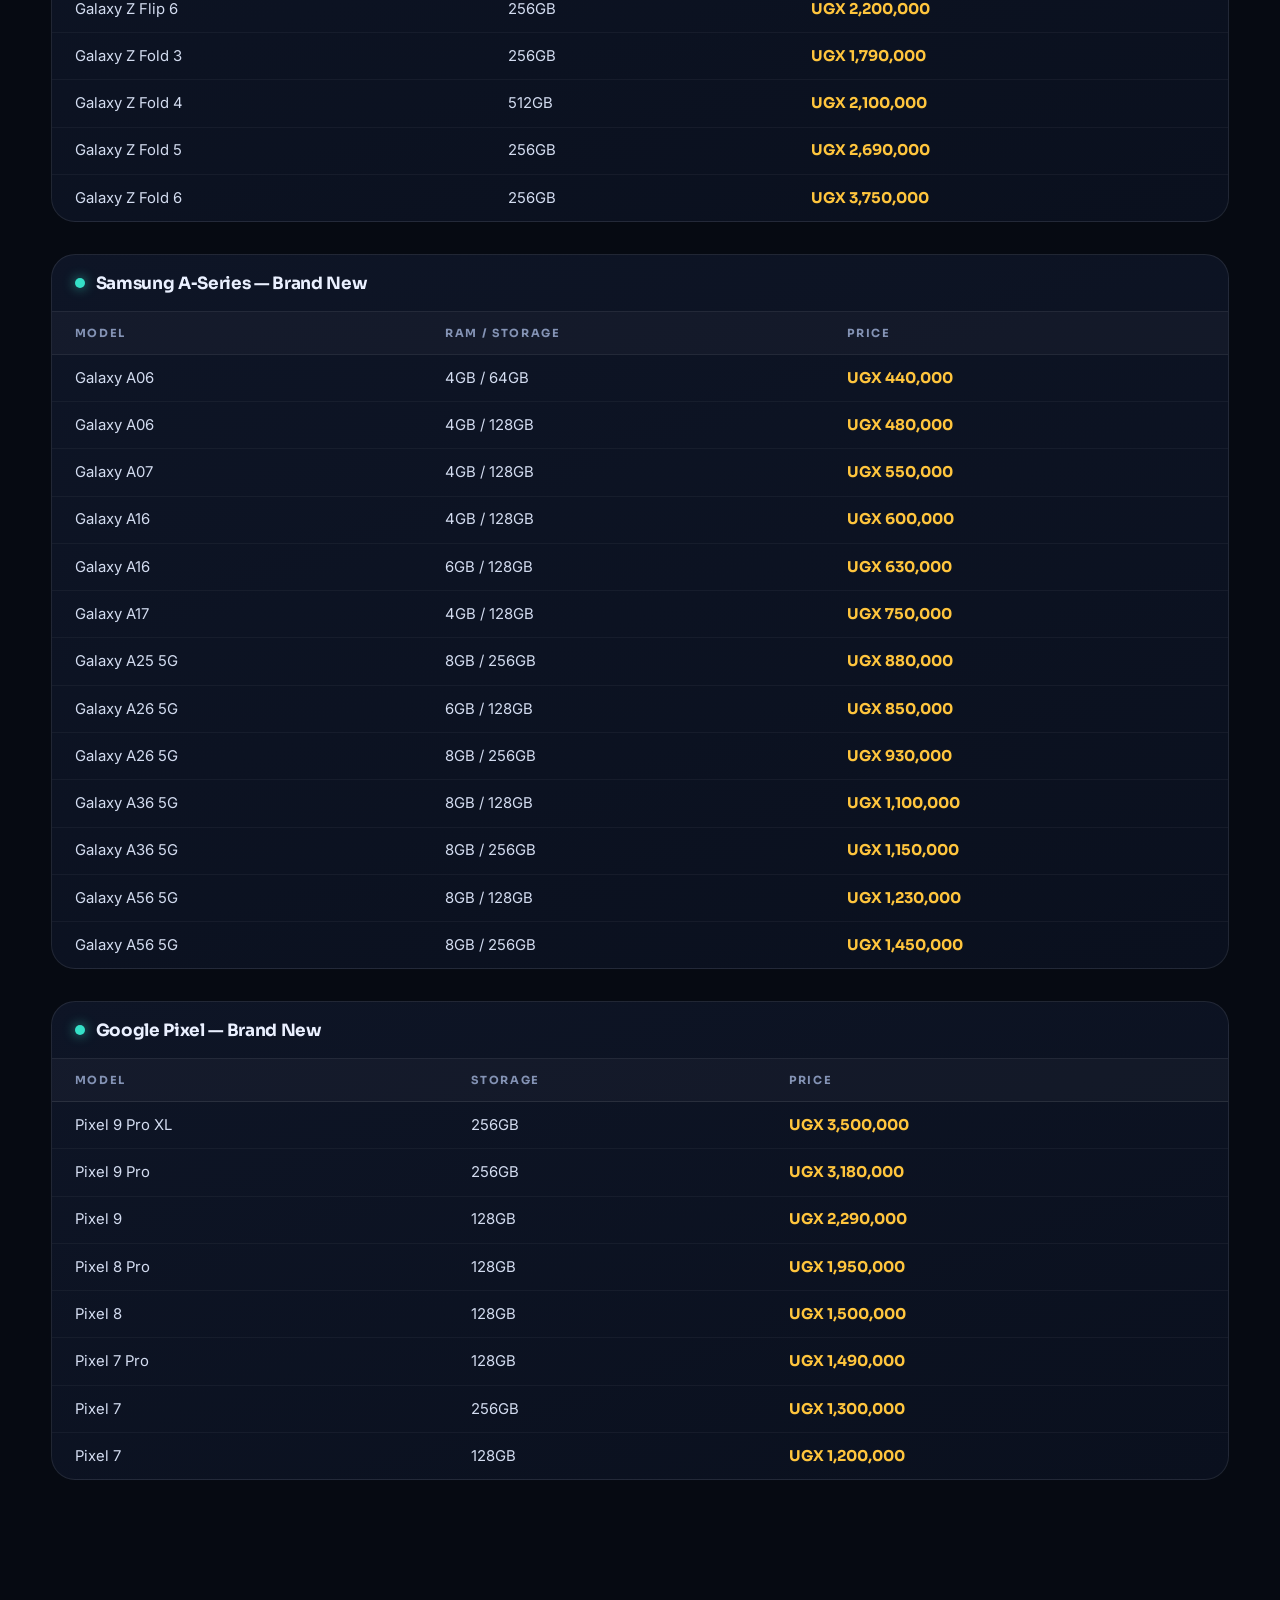
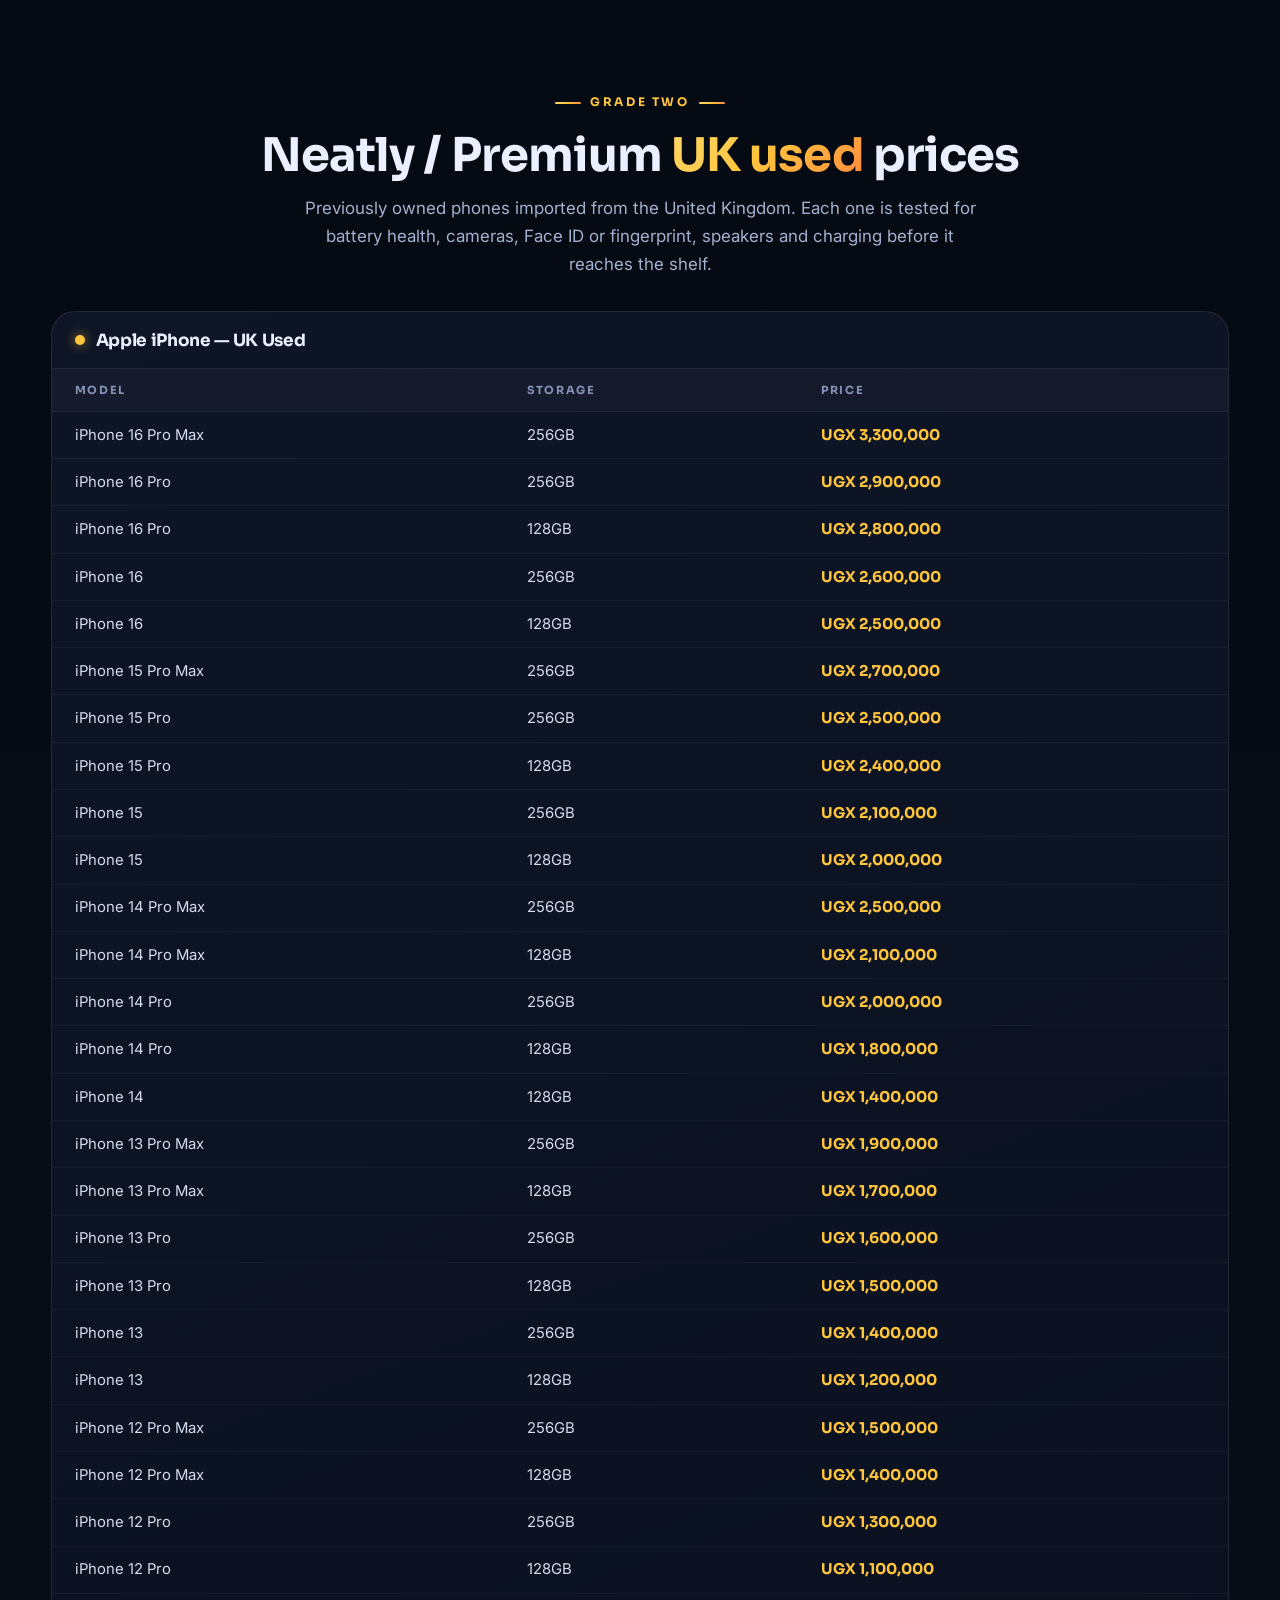
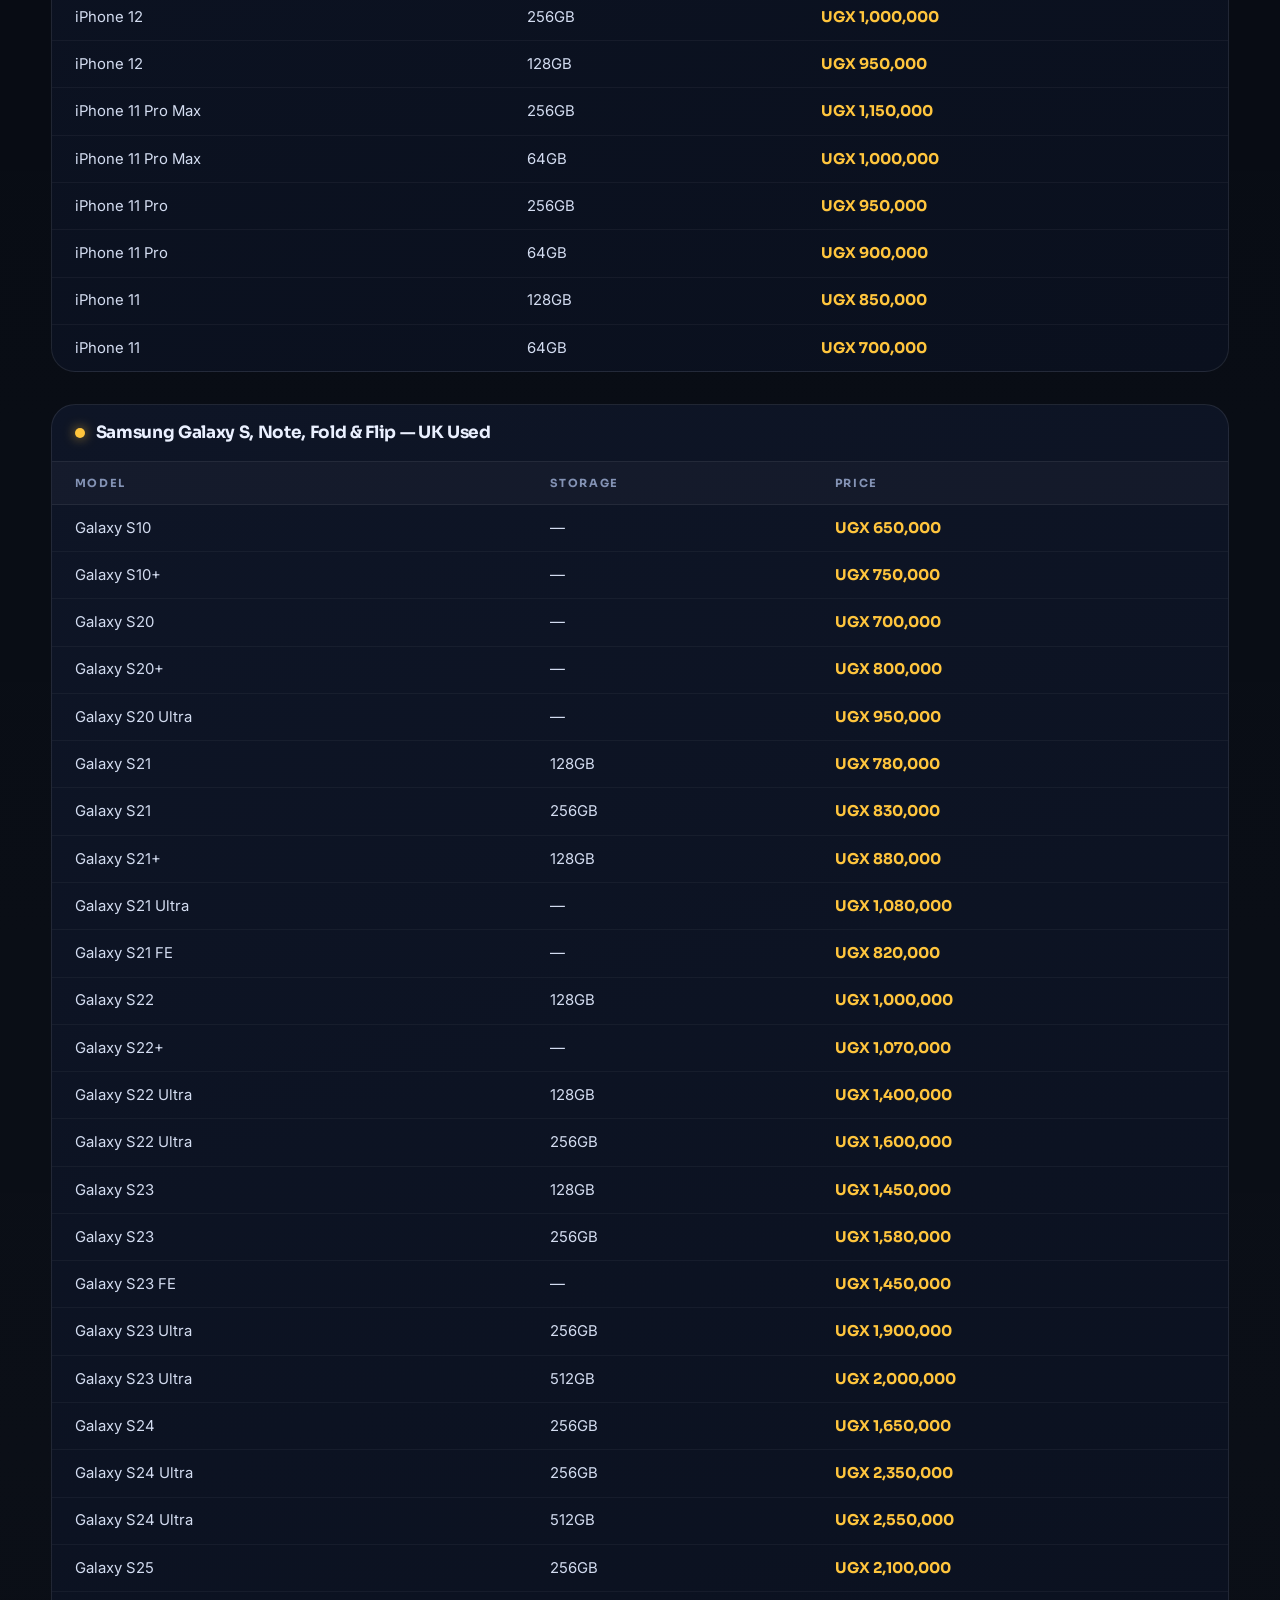
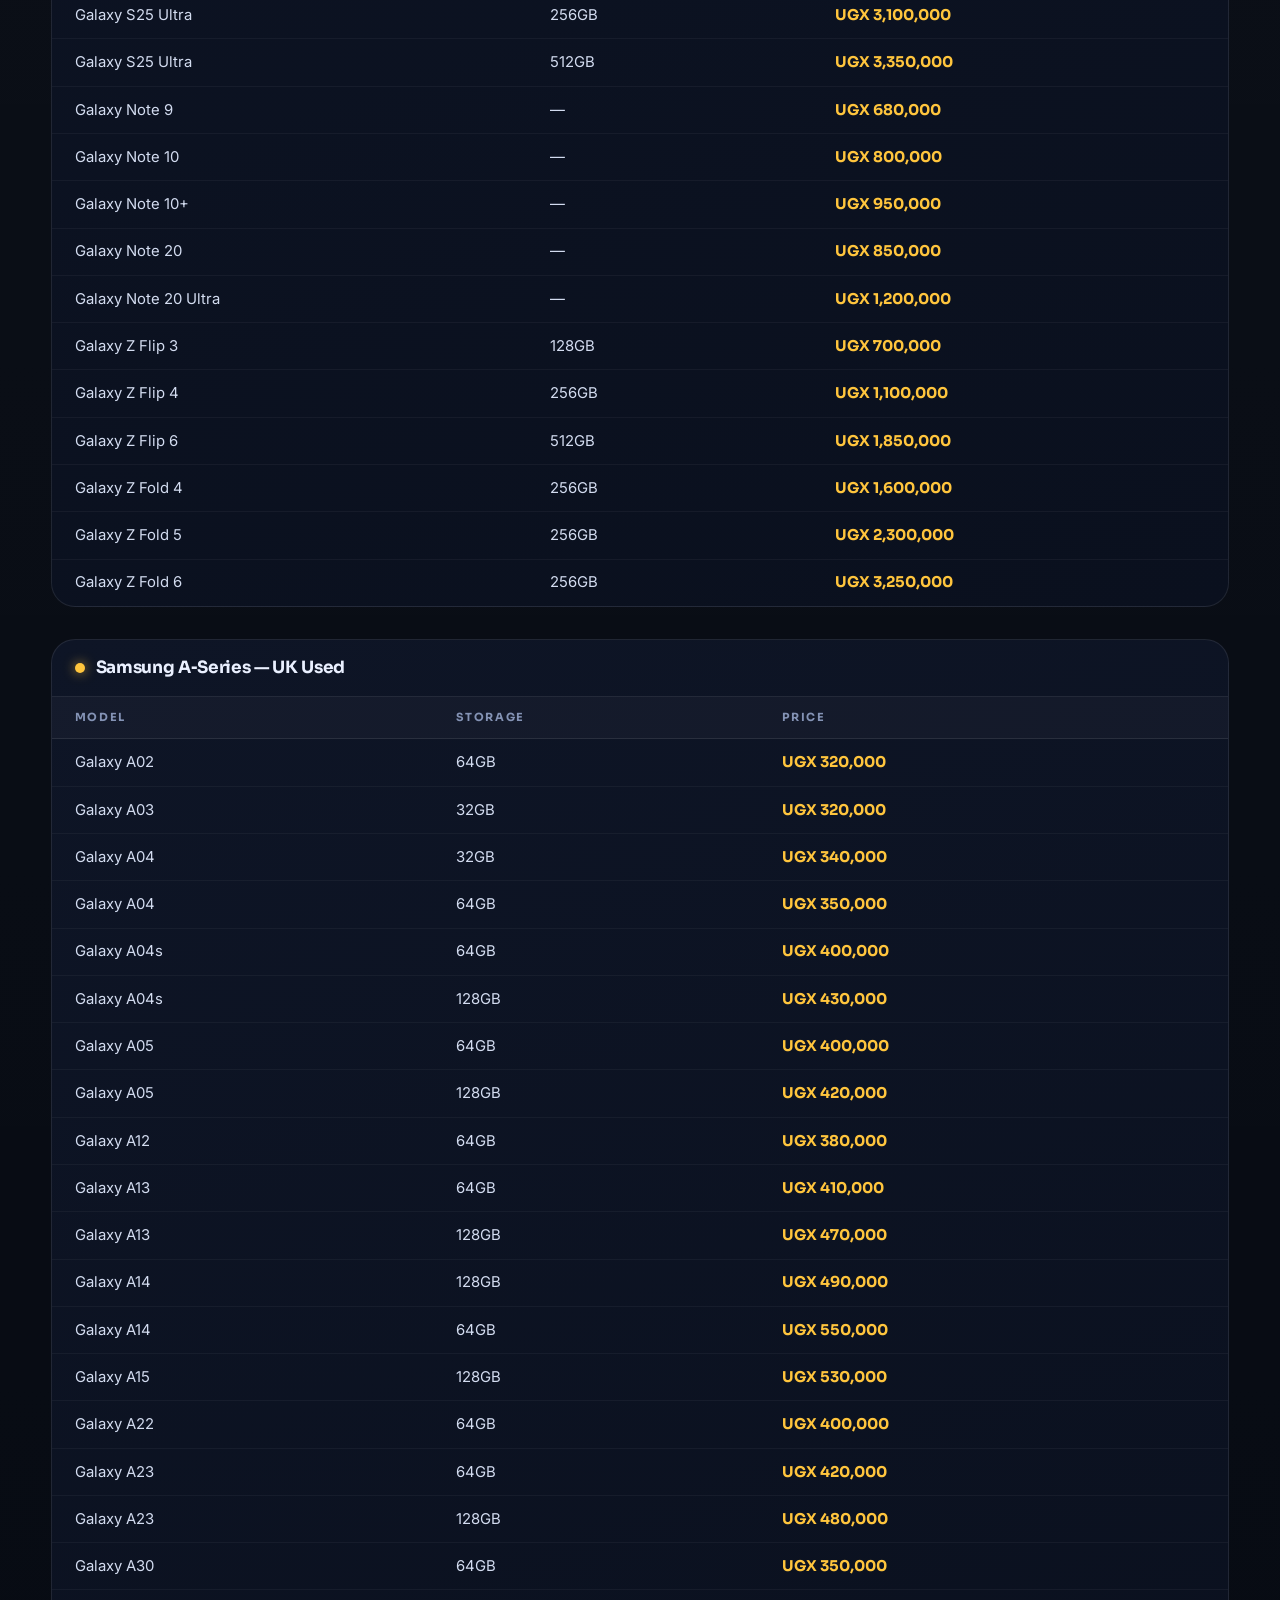
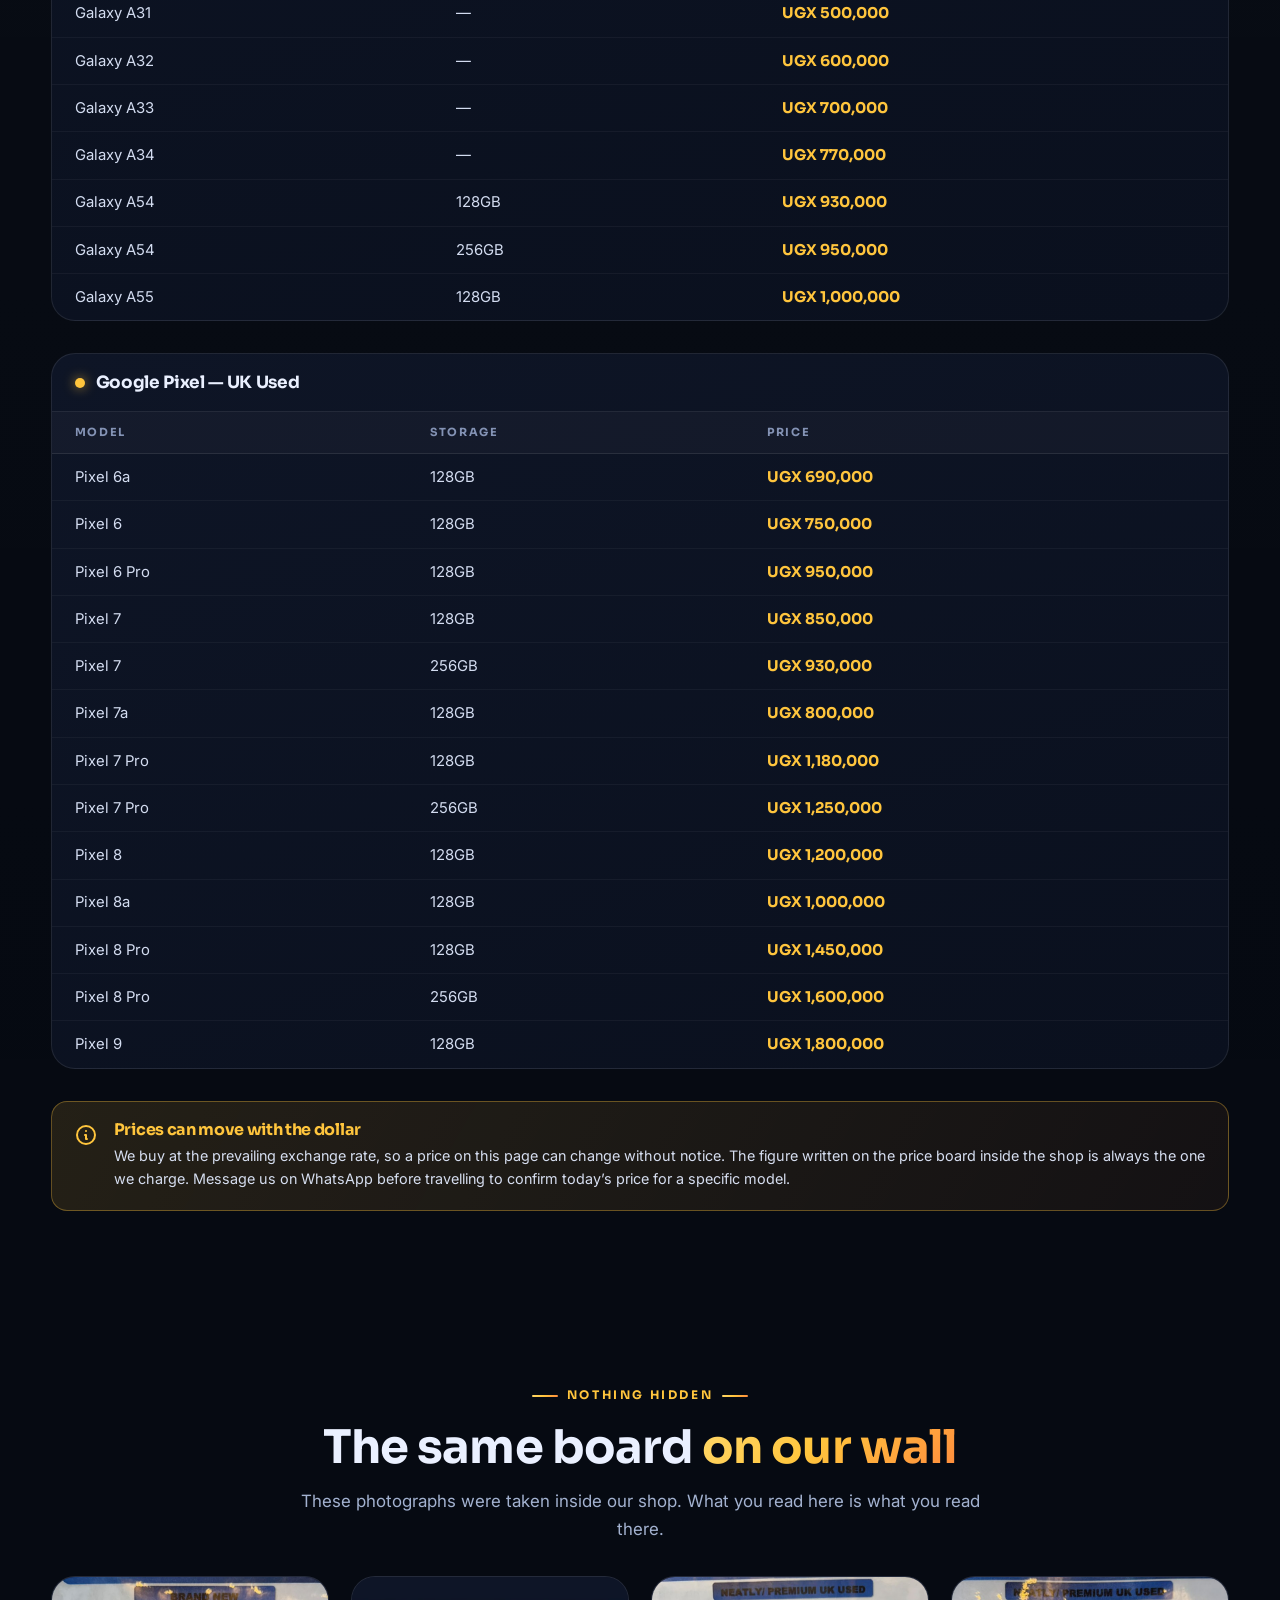
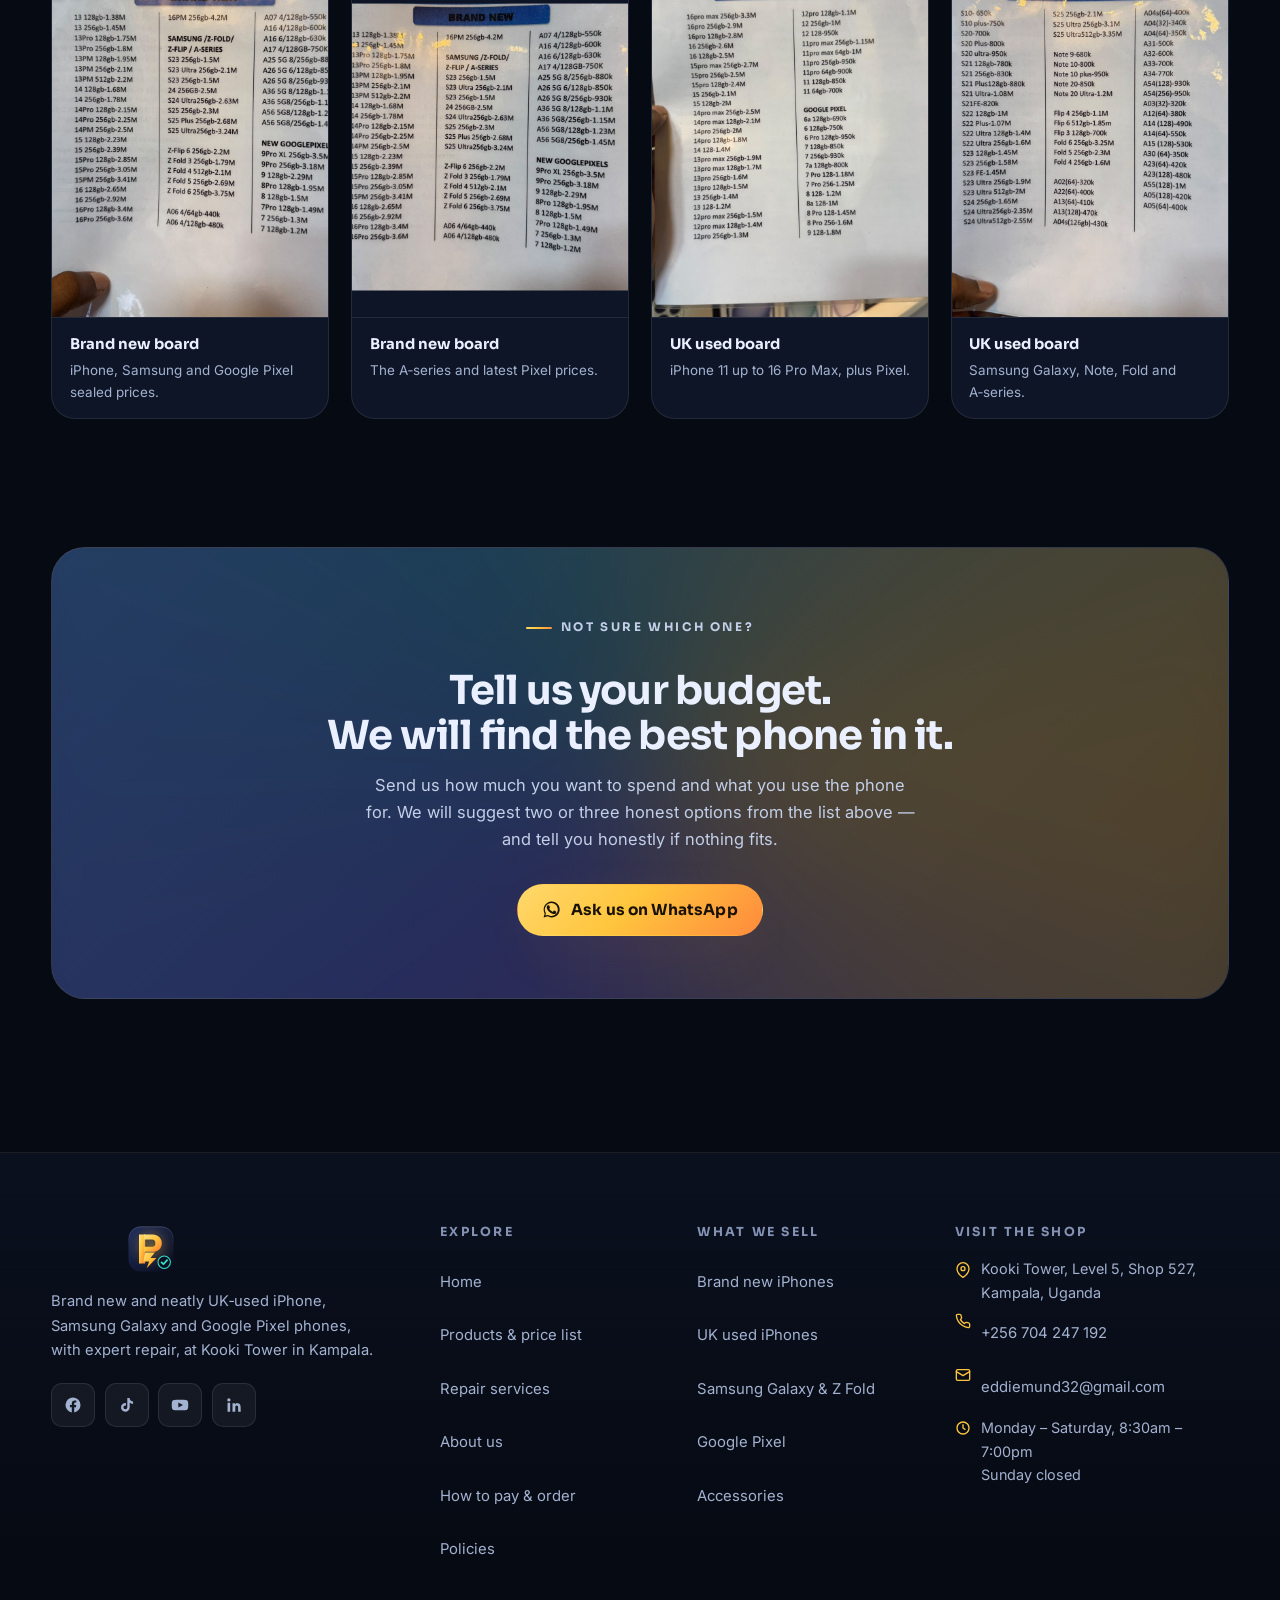
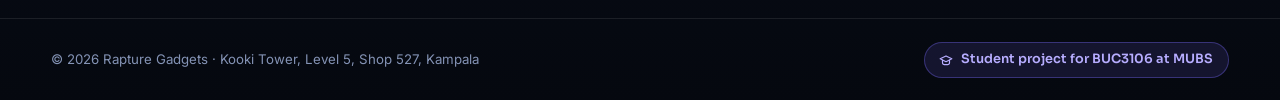
<file: products.html>
<!DOCTYPE html>
<html lang="en">
<head>
<meta charset="UTF-8">
<meta name="viewport" content="width=device-width, initial-scale=1">
<title>Products &amp; Price List | Rapture Gadgets Kampala</title>
<meta name="description" content="Full price list of brand new and UK used iPhone, Samsung Galaxy and Google Pixel phones at Rapture Gadgets, Kooki Tower Level 5 Shop 527, Kampala. Prices in Uganda shillings.">
<link rel="icon" href="images/logo-mark.svg" type="image/svg+xml">
<link rel="preconnect" href="https://fonts.googleapis.com">
<link rel="preconnect" href="https://fonts.gstatic.com" crossorigin>
<link href="https://fonts.googleapis.com/css2?family=Sora:wght@400;600;700;800&amp;family=Inter:wght@400;500;600;700&amp;display=swap" rel="stylesheet">
<link rel="stylesheet" href="style.css?v=2">
</head>
<body>

<!-- theme switch: pure CSS light/dark mode, no JavaScript -->
<input type="checkbox" id="theme-toggle" class="theme-input" aria-hidden="true">
<a class="skip" href="#main">Skip to content</a>

<!-- ============ TOP BAR ============ -->
<div class="topbar">
  <div class="wrap">
    <ul>
      <li><span class="pulse-dot"></span> Open today &#183; Mon&#8211;Sat, 8:30am &#8211; 7:00pm</li>
      <li>
        <svg viewBox="0 0 24 24" fill="none" stroke="currentColor" stroke-width="2" stroke-linecap="round" stroke-linejoin="round"><path d="M21 10c0 7-9 13-9 13s-9-6-9-13a9 9 0 0 1 18 0Z"/><circle cx="12" cy="10" r="3"/></svg>
        Kooki Tower, Level 5, Shop 527, Kampala
      </li>
    </ul>
    <ul>
      <li>
        <svg viewBox="0 0 24 24" fill="none" stroke="currentColor" stroke-width="2" stroke-linecap="round" stroke-linejoin="round"><path d="M22 16.9v3a2 2 0 0 1-2.2 2 19.8 19.8 0 0 1-8.6-3.1 19.5 19.5 0 0 1-6-6A19.8 19.8 0 0 1 2.1 4.2 2 2 0 0 1 4.1 2h3a2 2 0 0 1 2 1.7c.1 1 .4 1.9.7 2.8a2 2 0 0 1-.5 2.1L8.1 9.9a16 16 0 0 0 6 6l1.3-1.2a2 2 0 0 1 2.1-.5c.9.3 1.8.6 2.8.7a2 2 0 0 1 1.7 2Z"/></svg>
        <a href="tel:+256704247192">+256 704 247 192</a>
      </li>
      <li>
        <svg viewBox="0 0 24 24" fill="none" stroke="currentColor" stroke-width="2" stroke-linecap="round" stroke-linejoin="round"><rect x="2" y="4" width="20" height="16" rx="2"/><path d="m2 7 10 6 10-6"/></svg>
        <a href="mailto:eddiemund32@gmail.com">eddiemund32@gmail.com</a>
      </li>
    </ul>
  </div>
</div>

<!-- ============ HEADER ============ -->
<header class="hdr">
  <div class="wrap">
    <a class="brand" href="index.html">
      <img src="images/logo-mark.svg" alt="Rapture Gadgets logo" width="54" height="54">
      <span class="brand-txt">
        <span class="brand-name"><span class="b1">RAPTURE</span> <span class="b2">GADGETS</span></span>
      </span>
    </a>

    <input type="checkbox" id="nav-toggle" class="nav-toggle" aria-hidden="true">
    <nav class="nav" aria-label="Main">
      <ul>
        <li><a href="index.html">Home</a></li>
        <li><a href="products.html" aria-current="page">Products</a></li>
        <li><a href="repairs.html">Repairs</a></li>
        <li><a href="about.html">About</a></li>
        <li><a href="pay.html">How to Pay</a></li>
        <li><a href="policies.html">Policies</a></li>
      </ul>
    </nav>
    <label for="nav-toggle" class="nav-burger" aria-label="Open menu" role="button" tabindex="0"><span></span></label>

    <label for="theme-toggle" class="theme-btn" role="switch" aria-label="Switch between light and dark mode" title="Switch between light and dark mode">
      <svg class="i-moon" viewBox="0 0 24 24" fill="none" stroke="currentColor" stroke-width="1.9" stroke-linecap="round" stroke-linejoin="round"><path d="M21 12.8A9 9 0 1 1 11.2 3a7 7 0 0 0 9.8 9.8Z"/></svg>
      <svg class="i-sun" viewBox="0 0 24 24" fill="none" stroke="currentColor" stroke-width="1.9" stroke-linecap="round" stroke-linejoin="round"><circle cx="12" cy="12" r="4"/><path d="M12 2v2M12 20v2M4.93 4.93l1.41 1.41M17.66 17.66l1.41 1.41M2 12h2M20 12h2M4.93 19.07l1.41-1.41M17.66 6.34l1.41-1.41"/></svg>
    </label>
    <div class="hdr-cta">
      <a class="btn btn--gold btn--sm" href="https://wa.me/256704247192?text=Hello%20Rapture%20Gadgets%2C%20I%20would%20like%20to%20ask%20about%20a%20phone." target="_blank" rel="noopener">
        <svg viewBox="0 0 24 24" fill="currentColor"><path d="M17.5 14.4c-.3-.2-1.8-.9-2-1-.3-.1-.5-.2-.7.1-.2.3-.8 1-1 1.2-.2.2-.3.2-.6.1-1.7-.9-2.9-1.6-4-3.6-.3-.5.3-.5.8-1.5.1-.2 0-.4 0-.5s-.7-1.6-.9-2.2c-.2-.6-.5-.5-.7-.5h-.6c-.2 0-.5.1-.8.4-.3.3-1 1-1 2.5s1.1 2.9 1.2 3.1c.2.2 2.1 3.2 5.1 4.5 1.9.8 2.6.9 3.5.8.6-.1 1.8-.7 2-1.4.2-.7.2-1.3.2-1.4-.1-.2-.3-.2-.6-.3M12 2a10 10 0 0 0-8.6 15L2 22l5.2-1.4A10 10 0 1 0 12 2Zm0 18.2c-1.6 0-3.1-.4-4.4-1.2l-.3-.2-3.1.8.8-3-.2-.3A8.2 8.2 0 1 1 12 20.2Z"/></svg>
        <span>Order on WhatsApp</span>
      </a>
    </div>
  </div>
</header>

<main id="main">

<!-- ============ PAGE HERO ============ -->
<section class="page-hero">
  <div class="wrap">
    <nav class="crumbs" aria-label="Breadcrumb">
      <a href="index.html">Home</a><span>/</span><span>Products</span>
    </nav>
    <p class="eyebrow">Everything we have</p>
    <h1>Products &amp; <span class="hl">today&#8217;s price list</span></h1>
    <p class="lede">These are the same prices written on the board inside our shop. They are in Uganda shillings and include the phone with its accessories. If a model is not listed, message us &#8212; we can still get it for you.</p>
  </div>
</section>

<!-- ============ FEATURED GRID WITH CSS FILTER ============ -->
<section class="section section--tight">
  <div class="wrap">

    <!-- the four filter radios sit BEFORE the labels and the grid so CSS can reach both -->
    <input type="radio" name="brandfilter" id="f-all" class="shop-filters" checked>
    <input type="radio" name="brandfilter" id="f-apple" class="shop-filters">
    <input type="radio" name="brandfilter" id="f-samsung" class="shop-filters">
    <input type="radio" name="brandfilter" id="f-pixel" class="shop-filters">
    <input type="radio" name="brandfilter" id="f-acc" class="shop-filters">

    <div class="filter-bar" role="group" aria-label="Filter products by brand">
      <label for="f-all">All</label>
      <label for="f-apple">Apple</label>
      <label for="f-samsung">Samsung</label>
      <label for="f-pixel">Google Pixel</label>
      <label for="f-acc">Accessories</label>
    </div>

    <div class="p-grid grid g4">

      <!-- APPLE -->
      <article class="p-card b-apple">
        <div class="p-media">
          <img src="images/apple-iphone-pro-max-flagship.jpg" alt="Flagship iPhone Pro Max units in orange and white" width="918" height="1080" loading="lazy">
          <div class="p-badges"><span class="badge badge--new">Brand New</span><span class="badge badge--hot">Flagship</span></div>
        </div>
        <div class="p-body">
          <span class="p-brand">Apple</span>
          <h3 class="p-name">iPhone 16 Pro Max &#183; 256GB</h3>
          <p class="p-desc">Sealed with full accessories. Factory unlocked for MTN and Airtel.</p>
          <div class="p-foot">
            <span class="p-price">UGX 4,200,000</span>
            <a class="btn btn--gold btn--sm" href="https://wa.me/256704247192?text=I%20want%20the%20iPhone%2016%20Pro%20Max%20256GB." target="_blank" rel="noopener">Ask</a>
          </div>
        </div>
      </article>

      <article class="p-card b-apple">
        <div class="p-media">
          <img src="images/apple-iphone-12-stock.jpg" alt="Black iPhone 12 units with battery health labels" width="1080" height="946" loading="lazy">
          <div class="p-badges"><span class="badge badge--uk">UK Used</span></div>
        </div>
        <div class="p-body">
          <span class="p-brand">Apple</span>
          <h3 class="p-name">iPhone 12 &#183; 128GB</h3>
          <p class="p-desc">Neatly used. Battery health printed on the label before you buy.</p>
          <div class="p-foot">
            <span class="p-price">UGX 950,000</span>
            <a class="btn btn--gold btn--sm" href="https://wa.me/256704247192?text=I%20want%20the%20iPhone%2012%20128GB." target="_blank" rel="noopener">Ask</a>
          </div>
        </div>
      </article>

      <!-- SAMSUNG -->
      <article class="p-card b-samsung">
        <div class="p-media">
          <img src="images/samsung-galaxy-s25-ultra.jpg" alt="Silver Samsung Galaxy S25 Ultra photographed on its retail box" width="900" height="900" loading="lazy">
          <div class="p-badges"><span class="badge badge--new">Brand New</span><span class="badge badge--hot">Flagship</span></div>
        </div>
        <div class="p-body">
          <span class="p-brand">Samsung</span>
          <h3 class="p-name">Galaxy S25 Ultra &#183; 256GB</h3>
          <p class="p-desc">Sealed titanium body with S&#8209;Pen and the strongest zoom camera in the range.</p>
          <div class="p-foot">
            <span class="p-price">UGX 3,240,000</span>
            <a class="btn btn--gold btn--sm" href="https://wa.me/256704247192?text=I%20want%20the%20Samsung%20Galaxy%20S25%20Ultra%20256GB." target="_blank" rel="noopener">Ask</a>
          </div>
        </div>
      </article>

      <article class="p-card b-samsung">
        <div class="p-media">
          <img src="images/samsung-galaxy-z-fold6.jpg" alt="Silver Galaxy Z Fold 6 photographed on its retail box" width="900" height="900" loading="lazy">
          <div class="p-badges"><span class="badge badge--new">Brand New</span><span class="badge badge--hot">Foldable</span></div>
        </div>
        <div class="p-body">
          <span class="p-brand">Samsung</span>
          <h3 class="p-name">Galaxy Z Fold 6 &#183; 256GB</h3>
          <p class="p-desc">Sealed book&#8209;style foldable that opens into a tablet for work on the move.</p>
          <div class="p-foot">
            <span class="p-price">UGX 3,750,000</span>
            <a class="btn btn--gold btn--sm" href="https://wa.me/256704247192?text=I%20want%20the%20Samsung%20Galaxy%20Z%20Fold%206%20256GB." target="_blank" rel="noopener">Ask</a>
          </div>
        </div>
      </article>

      <article class="p-card b-samsung">
        <div class="p-media">
          <img src="images/samsung-galaxy-a54-sealed.jpg" alt="Sealed Samsung Galaxy A54 5G retail boxes with warranty seals" width="960" height="1280" loading="lazy">
          <div class="p-badges"><span class="badge badge--uk">UK Used</span></div>
        </div>
        <div class="p-body">
          <span class="p-brand">Samsung</span>
          <h3 class="p-name">Galaxy A54 5G &#183; 128GB</h3>
          <p class="p-desc">A sensible mid&#8209;range 5G phone with a bright AMOLED screen. Great value.</p>
          <div class="p-foot">
            <span class="p-price">UGX 930,000</span>
            <a class="btn btn--gold btn--sm" href="https://wa.me/256704247192?text=I%20want%20the%20Samsung%20Galaxy%20A54%205G%20128GB." target="_blank" rel="noopener">Ask</a>
          </div>
        </div>
      </article>

      <!-- GOOGLE PIXEL -->
      <article class="p-card b-pixel">
        <div class="p-media">
          <img src="images/pixel-9-pro-xl-sealed.jpg" alt="Sealed Google Pixel 9 Pro XL retail boxes in rose" width="960" height="1280" loading="lazy">
          <div class="p-badges"><span class="badge badge--new">Brand New</span><span class="badge badge--hot">Flagship</span></div>
        </div>
        <div class="p-body">
          <span class="p-brand">Google</span>
          <h3 class="p-name">Pixel 9 Pro XL &#183; 256GB</h3>
          <p class="p-desc">Sealed box. The best camera on Android plus seven years of updates.</p>
          <div class="p-foot">
            <span class="p-price">UGX 3,500,000</span>
            <a class="btn btn--gold btn--sm" href="https://wa.me/256704247192?text=I%20want%20the%20Google%20Pixel%209%20Pro%20XL%20256GB." target="_blank" rel="noopener">Ask</a>
          </div>
        </div>
      </article>

      <article class="p-card b-pixel">
        <div class="p-media">
          <img src="images/pixel-8-pro-sealed.jpg" alt="Sealed Google Pixel 8 Pro retail boxes in porcelain and bay blue" width="960" height="1280" loading="lazy">
          <div class="p-badges"><span class="badge badge--new">Brand New</span></div>
        </div>
        <div class="p-body">
          <span class="p-brand">Google</span>
          <h3 class="p-name">Pixel 8 Pro &#183; 128GB</h3>
          <p class="p-desc">Sealed in porcelain or bay blue. Pro camera hardware at a lighter price.</p>
          <div class="p-foot">
            <span class="p-price">UGX 1,950,000</span>
            <a class="btn btn--gold btn--sm" href="https://wa.me/256704247192?text=I%20want%20the%20Google%20Pixel%208%20Pro%20128GB." target="_blank" rel="noopener">Ask</a>
          </div>
        </div>
      </article>

      <article class="p-card b-pixel">
        <div class="p-media">
          <img src="images/pixel-8-stock.jpg" alt="Google Pixel 8 128GB units laid out on a dark mat" width="1068" height="1080" loading="lazy">
          <div class="p-badges"><span class="badge badge--uk">UK Used</span></div>
        </div>
        <div class="p-body">
          <span class="p-brand">Google</span>
          <h3 class="p-name">Pixel 8 &#183; 128GB</h3>
          <p class="p-desc">Clean UK&#8209;used stock in several colours, all unlocked and tested.</p>
          <div class="p-foot">
            <span class="p-price">UGX 1,200,000</span>
            <a class="btn btn--gold btn--sm" href="https://wa.me/256704247192?text=I%20want%20the%20Google%20Pixel%208%20128GB." target="_blank" rel="noopener">Ask</a>
          </div>
        </div>
      </article>

      <article class="p-card b-pixel">
        <div class="p-media">
          <img src="images/pixel-8a-sealed.jpg" alt="Google Pixel 8a sealed retail boxes in aloe, bay and obsidian" width="960" height="1280" loading="lazy">
          <div class="p-badges"><span class="badge badge--uk">UK Used</span></div>
        </div>
        <div class="p-body">
          <span class="p-brand">Google</span>
          <h3 class="p-name">Pixel 8a &#183; 128GB</h3>
          <p class="p-desc">The friendly way into a Pixel. Small, quick, and excellent in photographs.</p>
          <div class="p-foot">
            <span class="p-price">UGX 1,000,000</span>
            <a class="btn btn--gold btn--sm" href="https://wa.me/256704247192?text=I%20want%20the%20Google%20Pixel%208a%20128GB." target="_blank" rel="noopener">Ask</a>
          </div>
        </div>
      </article>

      <!-- ACCESSORIES -->
      <article class="p-card b-acc">
        <div class="p-media">
          <img src="images/apple-20w-adapter.jpg" alt="Genuine Apple 20W USB-C power adapter boxes with Lightning cable" width="810" height="1080" loading="lazy">
          <div class="p-badges"><span class="badge badge--new">Genuine</span></div>
        </div>
        <div class="p-body">
          <span class="p-brand">Apple</span>
          <h3 class="p-name">20W USB&#8209;C Power Adapter</h3>
          <p class="p-desc">Genuine charger with the matching cable. Protects your battery while fast charging.</p>
          <div class="p-foot">
            <span class="p-price">Ask for price</span>
            <a class="btn btn--gold btn--sm" href="https://wa.me/256704247192?text=How%20much%20is%20the%2020W%20USB-C%20power%20adapter%3F" target="_blank" rel="noopener">Ask</a>
          </div>
        </div>
      </article>

      <article class="p-card b-acc">
        <div class="p-media">
          <img src="images/usbc-lightning-cable.jpg" alt="Genuine Apple USB-C to Lightning cable boxes" width="810" height="1080" loading="lazy">
          <div class="p-badges"><span class="badge badge--new">Genuine</span></div>
        </div>
        <div class="p-body">
          <span class="p-brand">Apple</span>
          <h3 class="p-name">USB&#8209;C to Lightning Cable</h3>
          <p class="p-desc">Original Apple cable in the box. The safest way to charge an older iPhone.</p>
          <div class="p-foot">
            <span class="p-price">Ask for price</span>
            <a class="btn btn--gold btn--sm" href="https://wa.me/256704247192?text=How%20much%20is%20the%20USB-C%20to%20Lightning%20cable%3F" target="_blank" rel="noopener">Ask</a>
          </div>
        </div>
      </article>

      <article class="p-card b-acc">
        <div class="p-media">
          <img src="images/samsung-galaxy-watch9.jpg" alt="Two Samsung Galaxy Watch9 boxes held up in the shop" width="810" height="1080" loading="lazy">
          <div class="p-badges"><span class="badge badge--new">Brand New</span></div>
        </div>
        <div class="p-body">
          <span class="p-brand">Samsung</span>
          <h3 class="p-name">Galaxy Watch9</h3>
          <p class="p-desc">Sealed smartwatch for fitness, calls and notifications on your wrist.</p>
          <div class="p-foot">
            <span class="p-price">Ask for price</span>
            <a class="btn btn--gold btn--sm" href="https://wa.me/256704247192?text=How%20much%20is%20the%20Galaxy%20Watch9%3F" target="_blank" rel="noopener">Ask</a>
          </div>
        </div>
      </article>

      <article class="p-card b-acc">
        <div class="p-media">
          <img src="images/lenovo-idea-tab.jpg" alt="Lenovo Idea Tab boxes with Tab Pen and folio case" width="810" height="1080" loading="lazy">
          <div class="p-badges"><span class="badge badge--new">Brand New</span></div>
        </div>
        <div class="p-body">
          <span class="p-brand">Lenovo</span>
          <h3 class="p-name">Idea Tab with Pen</h3>
          <p class="p-desc">Sealed tablet bundled with a Tab Pen and folio case. Good for school and notes.</p>
          <div class="p-foot">
            <span class="p-price">Ask for price</span>
            <a class="btn btn--gold btn--sm" href="https://wa.me/256704247192?text=How%20much%20is%20the%20Lenovo%20Idea%20Tab%3F" target="_blank" rel="noopener">Ask</a>
          </div>
        </div>
      </article>

    </div><!-- /.p-grid -->
  </div>
</section>

<!-- ============ FULL PRICE LIST: BRAND NEW ============ -->
<section class="section" id="brand-new">
  <div class="wrap">
    <div class="center reveal">
      <p class="eyebrow">Grade one</p>
      <h2 class="h-sec">Brand <span class="hl">new</span> prices</h2>
      <p class="lede">Sealed units, still in the retail box, with the manufacturer&#8217;s accessories. Every price below is in Uganda shillings.</p>
    </div>

    <div class="tbl-wrap mt-2 reveal">
      <div class="tbl-head"><span class="tbl-dot dot-new"></span><h3>Apple iPhone &#8212; Brand New</h3></div>
      <table>
        <thead><tr><th>Model</th><th>Storage</th><th>Price</th></tr></thead>
        <tbody>
          <tr><td>iPhone 13</td><td>128GB</td><td class="price">UGX 1,380,000</td></tr>
          <tr><td>iPhone 13</td><td>256GB</td><td class="price">UGX 1,450,000</td></tr>
          <tr><td>iPhone 13 Pro</td><td>128GB</td><td class="price">UGX 1,750,000</td></tr>
          <tr><td>iPhone 13 Pro</td><td>256GB</td><td class="price">UGX 1,800,000</td></tr>
          <tr><td>iPhone 13 Pro Max</td><td>128GB</td><td class="price">UGX 1,950,000</td></tr>
          <tr><td>iPhone 13 Pro Max</td><td>256GB</td><td class="price">UGX 2,100,000</td></tr>
          <tr><td>iPhone 13 Pro Max</td><td>512GB</td><td class="price">UGX 2,200,000</td></tr>
          <tr><td>iPhone 14</td><td>128GB</td><td class="price">UGX 1,680,000</td></tr>
          <tr><td>iPhone 14</td><td>256GB</td><td class="price">UGX 1,780,000</td></tr>
          <tr><td>iPhone 14 Pro</td><td>128GB</td><td class="price">UGX 2,150,000</td></tr>
          <tr><td>iPhone 14 Pro</td><td>256GB</td><td class="price">UGX 2,250,000</td></tr>
          <tr><td>iPhone 14 Pro Max</td><td>256GB</td><td class="price">UGX 2,500,000</td></tr>
          <tr><td>iPhone 15</td><td>128GB</td><td class="price">UGX 2,230,000</td></tr>
          <tr><td>iPhone 15</td><td>256GB</td><td class="price">UGX 2,390,000</td></tr>
          <tr><td>iPhone 15 Pro</td><td>128GB</td><td class="price">UGX 2,850,000</td></tr>
          <tr><td>iPhone 15 Pro</td><td>256GB</td><td class="price">UGX 3,050,000</td></tr>
          <tr><td>iPhone 15 Pro Max</td><td>256GB</td><td class="price">UGX 3,410,000</td></tr>
          <tr><td>iPhone 16</td><td>128GB</td><td class="price">UGX 2,650,000</td></tr>
          <tr><td>iPhone 16</td><td>256GB</td><td class="price">UGX 2,920,000</td></tr>
          <tr><td>iPhone 16 Pro</td><td>128GB</td><td class="price">UGX 3,400,000</td></tr>
          <tr><td>iPhone 16 Pro</td><td>256GB</td><td class="price">UGX 3,600,000</td></tr>
          <tr><td>iPhone 16 Pro Max</td><td>256GB</td><td class="price">UGX 4,200,000</td></tr>
        </tbody>
      </table>
    </div>

    <div class="tbl-wrap mt-2 reveal">
      <div class="tbl-head"><span class="tbl-dot dot-new"></span><h3>Samsung Galaxy, Z Fold &amp; Z Flip &#8212; Brand New</h3></div>
      <table>
        <thead><tr><th>Model</th><th>Storage</th><th>Price</th></tr></thead>
        <tbody>
          <tr><td>Galaxy S23</td><td>256GB</td><td class="price">UGX 1,500,000</td></tr>
          <tr><td>Galaxy S23 Ultra</td><td>256GB</td><td class="price">UGX 2,100,000</td></tr>
          <tr><td>Galaxy S24</td><td>256GB</td><td class="price">UGX 2,500,000</td></tr>
          <tr><td>Galaxy S24 Ultra</td><td>256GB</td><td class="price">UGX 2,630,000</td></tr>
          <tr><td>Galaxy S25</td><td>256GB</td><td class="price">UGX 2,300,000</td></tr>
          <tr><td>Galaxy S25+</td><td>256GB</td><td class="price">UGX 2,680,000</td></tr>
          <tr><td>Galaxy S25 Ultra</td><td>256GB</td><td class="price">UGX 3,240,000</td></tr>
          <tr><td>Galaxy Z Flip 6</td><td>256GB</td><td class="price">UGX 2,200,000</td></tr>
          <tr><td>Galaxy Z Fold 3</td><td>256GB</td><td class="price">UGX 1,790,000</td></tr>
          <tr><td>Galaxy Z Fold 4</td><td>512GB</td><td class="price">UGX 2,100,000</td></tr>
          <tr><td>Galaxy Z Fold 5</td><td>256GB</td><td class="price">UGX 2,690,000</td></tr>
          <tr><td>Galaxy Z Fold 6</td><td>256GB</td><td class="price">UGX 3,750,000</td></tr>
        </tbody>
      </table>
    </div>

    <div class="tbl-wrap mt-2 reveal">
      <div class="tbl-head"><span class="tbl-dot dot-new"></span><h3>Samsung A&#8209;Series &#8212; Brand New</h3></div>
      <table>
        <thead><tr><th>Model</th><th>RAM / Storage</th><th>Price</th></tr></thead>
        <tbody>
          <tr><td>Galaxy A06</td><td>4GB / 64GB</td><td class="price">UGX 440,000</td></tr>
          <tr><td>Galaxy A06</td><td>4GB / 128GB</td><td class="price">UGX 480,000</td></tr>
          <tr><td>Galaxy A07</td><td>4GB / 128GB</td><td class="price">UGX 550,000</td></tr>
          <tr><td>Galaxy A16</td><td>4GB / 128GB</td><td class="price">UGX 600,000</td></tr>
          <tr><td>Galaxy A16</td><td>6GB / 128GB</td><td class="price">UGX 630,000</td></tr>
          <tr><td>Galaxy A17</td><td>4GB / 128GB</td><td class="price">UGX 750,000</td></tr>
          <tr><td>Galaxy A25 5G</td><td>8GB / 256GB</td><td class="price">UGX 880,000</td></tr>
          <tr><td>Galaxy A26 5G</td><td>6GB / 128GB</td><td class="price">UGX 850,000</td></tr>
          <tr><td>Galaxy A26 5G</td><td>8GB / 256GB</td><td class="price">UGX 930,000</td></tr>
          <tr><td>Galaxy A36 5G</td><td>8GB / 128GB</td><td class="price">UGX 1,100,000</td></tr>
          <tr><td>Galaxy A36 5G</td><td>8GB / 256GB</td><td class="price">UGX 1,150,000</td></tr>
          <tr><td>Galaxy A56 5G</td><td>8GB / 128GB</td><td class="price">UGX 1,230,000</td></tr>
          <tr><td>Galaxy A56 5G</td><td>8GB / 256GB</td><td class="price">UGX 1,450,000</td></tr>
        </tbody>
      </table>
    </div>

    <div class="tbl-wrap mt-2 reveal">
      <div class="tbl-head"><span class="tbl-dot dot-new"></span><h3>Google Pixel &#8212; Brand New</h3></div>
      <table>
        <thead><tr><th>Model</th><th>Storage</th><th>Price</th></tr></thead>
        <tbody>
          <tr><td>Pixel 9 Pro XL</td><td>256GB</td><td class="price">UGX 3,500,000</td></tr>
          <tr><td>Pixel 9 Pro</td><td>256GB</td><td class="price">UGX 3,180,000</td></tr>
          <tr><td>Pixel 9</td><td>128GB</td><td class="price">UGX 2,290,000</td></tr>
          <tr><td>Pixel 8 Pro</td><td>128GB</td><td class="price">UGX 1,950,000</td></tr>
          <tr><td>Pixel 8</td><td>128GB</td><td class="price">UGX 1,500,000</td></tr>
          <tr><td>Pixel 7 Pro</td><td>128GB</td><td class="price">UGX 1,490,000</td></tr>
          <tr><td>Pixel 7</td><td>256GB</td><td class="price">UGX 1,300,000</td></tr>
          <tr><td>Pixel 7</td><td>128GB</td><td class="price">UGX 1,200,000</td></tr>
        </tbody>
      </table>
    </div>
  </div>
</section>

<!-- ============ FULL PRICE LIST: UK USED ============ -->
<section class="section" id="uk-used" style="background:linear-gradient(180deg,transparent,rgba(255,255,255,.022),transparent);">
  <div class="wrap">
    <div class="center reveal">
      <p class="eyebrow">Grade two</p>
      <h2 class="h-sec">Neatly / Premium <span class="hl">UK used</span> prices</h2>
      <p class="lede">Previously owned phones imported from the United Kingdom. Each one is tested for battery health, cameras, Face ID or fingerprint, speakers and charging before it reaches the shelf.</p>
    </div>

    <div class="tbl-wrap mt-2 reveal">
      <div class="tbl-head"><span class="tbl-dot dot-uk"></span><h3>Apple iPhone &#8212; UK Used</h3></div>
      <table>
        <thead><tr><th>Model</th><th>Storage</th><th>Price</th></tr></thead>
        <tbody>
          <tr><td>iPhone 16 Pro Max</td><td>256GB</td><td class="price">UGX 3,300,000</td></tr>
          <tr><td>iPhone 16 Pro</td><td>256GB</td><td class="price">UGX 2,900,000</td></tr>
          <tr><td>iPhone 16 Pro</td><td>128GB</td><td class="price">UGX 2,800,000</td></tr>
          <tr><td>iPhone 16</td><td>256GB</td><td class="price">UGX 2,600,000</td></tr>
          <tr><td>iPhone 16</td><td>128GB</td><td class="price">UGX 2,500,000</td></tr>
          <tr><td>iPhone 15 Pro Max</td><td>256GB</td><td class="price">UGX 2,700,000</td></tr>
          <tr><td>iPhone 15 Pro</td><td>256GB</td><td class="price">UGX 2,500,000</td></tr>
          <tr><td>iPhone 15 Pro</td><td>128GB</td><td class="price">UGX 2,400,000</td></tr>
          <tr><td>iPhone 15</td><td>256GB</td><td class="price">UGX 2,100,000</td></tr>
          <tr><td>iPhone 15</td><td>128GB</td><td class="price">UGX 2,000,000</td></tr>
          <tr><td>iPhone 14 Pro Max</td><td>256GB</td><td class="price">UGX 2,500,000</td></tr>
          <tr><td>iPhone 14 Pro Max</td><td>128GB</td><td class="price">UGX 2,100,000</td></tr>
          <tr><td>iPhone 14 Pro</td><td>256GB</td><td class="price">UGX 2,000,000</td></tr>
          <tr><td>iPhone 14 Pro</td><td>128GB</td><td class="price">UGX 1,800,000</td></tr>
          <tr><td>iPhone 14</td><td>128GB</td><td class="price">UGX 1,400,000</td></tr>
          <tr><td>iPhone 13 Pro Max</td><td>256GB</td><td class="price">UGX 1,900,000</td></tr>
          <tr><td>iPhone 13 Pro Max</td><td>128GB</td><td class="price">UGX 1,700,000</td></tr>
          <tr><td>iPhone 13 Pro</td><td>256GB</td><td class="price">UGX 1,600,000</td></tr>
          <tr><td>iPhone 13 Pro</td><td>128GB</td><td class="price">UGX 1,500,000</td></tr>
          <tr><td>iPhone 13</td><td>256GB</td><td class="price">UGX 1,400,000</td></tr>
          <tr><td>iPhone 13</td><td>128GB</td><td class="price">UGX 1,200,000</td></tr>
          <tr><td>iPhone 12 Pro Max</td><td>256GB</td><td class="price">UGX 1,500,000</td></tr>
          <tr><td>iPhone 12 Pro Max</td><td>128GB</td><td class="price">UGX 1,400,000</td></tr>
          <tr><td>iPhone 12 Pro</td><td>256GB</td><td class="price">UGX 1,300,000</td></tr>
          <tr><td>iPhone 12 Pro</td><td>128GB</td><td class="price">UGX 1,100,000</td></tr>
          <tr><td>iPhone 12</td><td>256GB</td><td class="price">UGX 1,000,000</td></tr>
          <tr><td>iPhone 12</td><td>128GB</td><td class="price">UGX 950,000</td></tr>
          <tr><td>iPhone 11 Pro Max</td><td>256GB</td><td class="price">UGX 1,150,000</td></tr>
          <tr><td>iPhone 11 Pro Max</td><td>64GB</td><td class="price">UGX 1,000,000</td></tr>
          <tr><td>iPhone 11 Pro</td><td>256GB</td><td class="price">UGX 950,000</td></tr>
          <tr><td>iPhone 11 Pro</td><td>64GB</td><td class="price">UGX 900,000</td></tr>
          <tr><td>iPhone 11</td><td>128GB</td><td class="price">UGX 850,000</td></tr>
          <tr><td>iPhone 11</td><td>64GB</td><td class="price">UGX 700,000</td></tr>
        </tbody>
      </table>
    </div>

    <div class="tbl-wrap mt-2 reveal">
      <div class="tbl-head"><span class="tbl-dot dot-uk"></span><h3>Samsung Galaxy S, Note, Fold &amp; Flip &#8212; UK Used</h3></div>
      <table>
        <thead><tr><th>Model</th><th>Storage</th><th>Price</th></tr></thead>
        <tbody>
          <tr><td>Galaxy S10</td><td>&#8212;</td><td class="price">UGX 650,000</td></tr>
          <tr><td>Galaxy S10+</td><td>&#8212;</td><td class="price">UGX 750,000</td></tr>
          <tr><td>Galaxy S20</td><td>&#8212;</td><td class="price">UGX 700,000</td></tr>
          <tr><td>Galaxy S20+</td><td>&#8212;</td><td class="price">UGX 800,000</td></tr>
          <tr><td>Galaxy S20 Ultra</td><td>&#8212;</td><td class="price">UGX 950,000</td></tr>
          <tr><td>Galaxy S21</td><td>128GB</td><td class="price">UGX 780,000</td></tr>
          <tr><td>Galaxy S21</td><td>256GB</td><td class="price">UGX 830,000</td></tr>
          <tr><td>Galaxy S21+</td><td>128GB</td><td class="price">UGX 880,000</td></tr>
          <tr><td>Galaxy S21 Ultra</td><td>&#8212;</td><td class="price">UGX 1,080,000</td></tr>
          <tr><td>Galaxy S21 FE</td><td>&#8212;</td><td class="price">UGX 820,000</td></tr>
          <tr><td>Galaxy S22</td><td>128GB</td><td class="price">UGX 1,000,000</td></tr>
          <tr><td>Galaxy S22+</td><td>&#8212;</td><td class="price">UGX 1,070,000</td></tr>
          <tr><td>Galaxy S22 Ultra</td><td>128GB</td><td class="price">UGX 1,400,000</td></tr>
          <tr><td>Galaxy S22 Ultra</td><td>256GB</td><td class="price">UGX 1,600,000</td></tr>
          <tr><td>Galaxy S23</td><td>128GB</td><td class="price">UGX 1,450,000</td></tr>
          <tr><td>Galaxy S23</td><td>256GB</td><td class="price">UGX 1,580,000</td></tr>
          <tr><td>Galaxy S23 FE</td><td>&#8212;</td><td class="price">UGX 1,450,000</td></tr>
          <tr><td>Galaxy S23 Ultra</td><td>256GB</td><td class="price">UGX 1,900,000</td></tr>
          <tr><td>Galaxy S23 Ultra</td><td>512GB</td><td class="price">UGX 2,000,000</td></tr>
          <tr><td>Galaxy S24</td><td>256GB</td><td class="price">UGX 1,650,000</td></tr>
          <tr><td>Galaxy S24 Ultra</td><td>256GB</td><td class="price">UGX 2,350,000</td></tr>
          <tr><td>Galaxy S24 Ultra</td><td>512GB</td><td class="price">UGX 2,550,000</td></tr>
          <tr><td>Galaxy S25</td><td>256GB</td><td class="price">UGX 2,100,000</td></tr>
          <tr><td>Galaxy S25 Ultra</td><td>256GB</td><td class="price">UGX 3,100,000</td></tr>
          <tr><td>Galaxy S25 Ultra</td><td>512GB</td><td class="price">UGX 3,350,000</td></tr>
          <tr><td>Galaxy Note 9</td><td>&#8212;</td><td class="price">UGX 680,000</td></tr>
          <tr><td>Galaxy Note 10</td><td>&#8212;</td><td class="price">UGX 800,000</td></tr>
          <tr><td>Galaxy Note 10+</td><td>&#8212;</td><td class="price">UGX 950,000</td></tr>
          <tr><td>Galaxy Note 20</td><td>&#8212;</td><td class="price">UGX 850,000</td></tr>
          <tr><td>Galaxy Note 20 Ultra</td><td>&#8212;</td><td class="price">UGX 1,200,000</td></tr>
          <tr><td>Galaxy Z Flip 3</td><td>128GB</td><td class="price">UGX 700,000</td></tr>
          <tr><td>Galaxy Z Flip 4</td><td>256GB</td><td class="price">UGX 1,100,000</td></tr>
          <tr><td>Galaxy Z Flip 6</td><td>512GB</td><td class="price">UGX 1,850,000</td></tr>
          <tr><td>Galaxy Z Fold 4</td><td>256GB</td><td class="price">UGX 1,600,000</td></tr>
          <tr><td>Galaxy Z Fold 5</td><td>256GB</td><td class="price">UGX 2,300,000</td></tr>
          <tr><td>Galaxy Z Fold 6</td><td>256GB</td><td class="price">UGX 3,250,000</td></tr>
        </tbody>
      </table>
    </div>

    <div class="tbl-wrap mt-2 reveal">
      <div class="tbl-head"><span class="tbl-dot dot-uk"></span><h3>Samsung A&#8209;Series &#8212; UK Used</h3></div>
      <table>
        <thead><tr><th>Model</th><th>Storage</th><th>Price</th></tr></thead>
        <tbody>
          <tr><td>Galaxy A02</td><td>64GB</td><td class="price">UGX 320,000</td></tr>
          <tr><td>Galaxy A03</td><td>32GB</td><td class="price">UGX 320,000</td></tr>
          <tr><td>Galaxy A04</td><td>32GB</td><td class="price">UGX 340,000</td></tr>
          <tr><td>Galaxy A04</td><td>64GB</td><td class="price">UGX 350,000</td></tr>
          <tr><td>Galaxy A04s</td><td>64GB</td><td class="price">UGX 400,000</td></tr>
          <tr><td>Galaxy A04s</td><td>128GB</td><td class="price">UGX 430,000</td></tr>
          <tr><td>Galaxy A05</td><td>64GB</td><td class="price">UGX 400,000</td></tr>
          <tr><td>Galaxy A05</td><td>128GB</td><td class="price">UGX 420,000</td></tr>
          <tr><td>Galaxy A12</td><td>64GB</td><td class="price">UGX 380,000</td></tr>
          <tr><td>Galaxy A13</td><td>64GB</td><td class="price">UGX 410,000</td></tr>
          <tr><td>Galaxy A13</td><td>128GB</td><td class="price">UGX 470,000</td></tr>
          <tr><td>Galaxy A14</td><td>128GB</td><td class="price">UGX 490,000</td></tr>
          <tr><td>Galaxy A14</td><td>64GB</td><td class="price">UGX 550,000</td></tr>
          <tr><td>Galaxy A15</td><td>128GB</td><td class="price">UGX 530,000</td></tr>
          <tr><td>Galaxy A22</td><td>64GB</td><td class="price">UGX 400,000</td></tr>
          <tr><td>Galaxy A23</td><td>64GB</td><td class="price">UGX 420,000</td></tr>
          <tr><td>Galaxy A23</td><td>128GB</td><td class="price">UGX 480,000</td></tr>
          <tr><td>Galaxy A30</td><td>64GB</td><td class="price">UGX 350,000</td></tr>
          <tr><td>Galaxy A31</td><td>&#8212;</td><td class="price">UGX 500,000</td></tr>
          <tr><td>Galaxy A32</td><td>&#8212;</td><td class="price">UGX 600,000</td></tr>
          <tr><td>Galaxy A33</td><td>&#8212;</td><td class="price">UGX 700,000</td></tr>
          <tr><td>Galaxy A34</td><td>&#8212;</td><td class="price">UGX 770,000</td></tr>
          <tr><td>Galaxy A54</td><td>128GB</td><td class="price">UGX 930,000</td></tr>
          <tr><td>Galaxy A54</td><td>256GB</td><td class="price">UGX 950,000</td></tr>
          <tr><td>Galaxy A55</td><td>128GB</td><td class="price">UGX 1,000,000</td></tr>
        </tbody>
      </table>
    </div>

    <div class="tbl-wrap mt-2 reveal">
      <div class="tbl-head"><span class="tbl-dot dot-uk"></span><h3>Google Pixel &#8212; UK Used</h3></div>
      <table>
        <thead><tr><th>Model</th><th>Storage</th><th>Price</th></tr></thead>
        <tbody>
          <tr><td>Pixel 6a</td><td>128GB</td><td class="price">UGX 690,000</td></tr>
          <tr><td>Pixel 6</td><td>128GB</td><td class="price">UGX 750,000</td></tr>
          <tr><td>Pixel 6 Pro</td><td>128GB</td><td class="price">UGX 950,000</td></tr>
          <tr><td>Pixel 7</td><td>128GB</td><td class="price">UGX 850,000</td></tr>
          <tr><td>Pixel 7</td><td>256GB</td><td class="price">UGX 930,000</td></tr>
          <tr><td>Pixel 7a</td><td>128GB</td><td class="price">UGX 800,000</td></tr>
          <tr><td>Pixel 7 Pro</td><td>128GB</td><td class="price">UGX 1,180,000</td></tr>
          <tr><td>Pixel 7 Pro</td><td>256GB</td><td class="price">UGX 1,250,000</td></tr>
          <tr><td>Pixel 8</td><td>128GB</td><td class="price">UGX 1,200,000</td></tr>
          <tr><td>Pixel 8a</td><td>128GB</td><td class="price">UGX 1,000,000</td></tr>
          <tr><td>Pixel 8 Pro</td><td>128GB</td><td class="price">UGX 1,450,000</td></tr>
          <tr><td>Pixel 8 Pro</td><td>256GB</td><td class="price">UGX 1,600,000</td></tr>
          <tr><td>Pixel 9</td><td>128GB</td><td class="price">UGX 1,800,000</td></tr>
        </tbody>
      </table>
    </div>

    <div class="notice mt-2 reveal">
      <svg viewBox="0 0 24 24" fill="none" stroke="currentColor" stroke-width="2" stroke-linecap="round" stroke-linejoin="round"><circle cx="12" cy="12" r="9"/><path d="M12 8h.01M11 12h1v4h1"/></svg>
      <div>
        <h3>Prices can move with the dollar</h3>
        <p>We buy at the prevailing exchange rate, so a price on this page can change without notice. The figure written on the price board inside the shop is always the one we charge. Message us on WhatsApp before travelling to confirm today&#8217;s price for a specific model.</p>
      </div>
    </div>
  </div>
</section>

<!-- ============ OUR PRICE BOARD ============ -->
<section class="section section--tight">
  <div class="wrap">
    <div class="center reveal">
      <p class="eyebrow">Nothing hidden</p>
      <h2 class="h-sec">The same board <span class="hl">on our wall</span></h2>
      <p class="lede">These photographs were taken inside our shop. What you read here is what you read there.</p>
    </div>

    <div class="grid g4 mt-2">
      <figure class="shot reveal">
        <img src="images/price-board-brand-new-1.jpg" alt="Handwritten brand new price board on the shop wall listing iPhone, Samsung and Pixel prices" width="994" height="1080" loading="lazy">
        <figcaption><b>Brand new board</b>iPhone, Samsung and Google Pixel sealed prices.</figcaption>
      </figure>
      <figure class="shot reveal">
        <img src="images/price-board-brand-new-2.jpg" alt="Second brand new price board photographed in the shop" width="1000" height="844" loading="lazy">
        <figcaption><b>Brand new board</b>The A&#8209;series and latest Pixel prices.</figcaption>
      </figure>
      <figure class="shot reveal">
        <img src="images/price-board-uk-used-1.jpg" alt="Neatly and premium UK used price board photographed in the shop" width="1000" height="1033" loading="lazy">
        <figcaption><b>UK used board</b>iPhone 11 up to 16 Pro Max, plus Pixel.</figcaption>
      </figure>
      <figure class="shot reveal">
        <img src="images/price-board-uk-used-2.jpg" alt="Second UK used price board photographed in the shop" width="1000" height="1023" loading="lazy">
        <figcaption><b>UK used board</b>Samsung Galaxy, Note, Fold and A&#8209;series.</figcaption>
      </figure>
    </div>
  </div>
</section>

<!-- ============ CTA ============ -->
<section class="section section--tight">
  <div class="wrap">
    <div class="cta reveal">
      <p class="eyebrow" style="justify-content:center;">Not sure which one?</p>
      <h2>Tell us your budget.<br>We will find the best phone in it.</h2>
      <p>Send us how much you want to spend and what you use the phone for. We will suggest two or three honest options from the list above &#8212; and tell you honestly if nothing fits.</p>
      <a class="btn btn--gold" href="https://wa.me/256704247192?text=Hello%2C%20my%20budget%20is%20UGX%20________.%20Please%20suggest%20a%20phone." target="_blank" rel="noopener">
        <svg viewBox="0 0 24 24" fill="currentColor"><path d="M17.5 14.4c-.3-.2-1.8-.9-2-1-.3-.1-.5-.2-.7.1-.2.3-.8 1-1 1.2-.2.2-.3.2-.6.1-1.7-.9-2.9-1.6-4-3.6-.3-.5.3-.5.8-1.5.1-.2 0-.4 0-.5s-.7-1.6-.9-2.2c-.2-.6-.5-.5-.7-.5h-.6c-.2 0-.5.1-.8.4-.3.3-1 1-1 2.5s1.1 2.9 1.2 3.1c.2.2 2.1 3.2 5.1 4.5 1.9.8 2.6.9 3.5.8.6-.1 1.8-.7 2-1.4.2-.7.2-1.3.2-1.4-.1-.2-.3-.2-.6-.3M12 2a10 10 0 0 0-8.6 15L2 22l5.2-1.4A10 10 0 1 0 12 2Zm0 18.2c-1.6 0-3.1-.4-4.4-1.2l-.3-.2-3.1.8.8-3-.2-.3A8.2 8.2 0 1 1 12 20.2Z"/></svg>
        Ask us on WhatsApp
      </a>
    </div>
  </div>
</section>

</main>

<!-- ============ FOOTER ============ -->
<footer class="ftr">
  <div class="wrap ftr-grid">
    <div class="ftr-brand">
      <img src="images/logo-mark.svg" alt="Rapture Gadgets logo" width="200" height="48">
      <p>Brand new and neatly UK&#8209;used iPhone, Samsung Galaxy and Google Pixel phones, with expert repair, at Kooki Tower in Kampala.</p>
      <div class="socials">
        <a href="#" aria-label="Rapture Gadgets on Facebook"><svg viewBox="0 0 24 24" fill="currentColor"><path d="M22 12a10 10 0 1 0-11.6 9.9v-7H7.9V12h2.5V9.8c0-2.5 1.5-3.9 3.8-3.9 1.1 0 2.2.2 2.2.2v2.4h-1.2c-1.2 0-1.6.8-1.6 1.6V12h2.7l-.4 2.9h-2.3v7A10 10 0 0 0 22 12Z"/></svg></a>
        <a href="#" aria-label="Rapture Gadgets on TikTok"><svg viewBox="0 0 24 24" fill="currentColor"><path d="M16.6 5.8a4.8 4.8 0 0 1-1.1-3.1h-3.1v12.4a2.6 2.6 0 1 1-2.6-2.6c.3 0 .5 0 .8.1V9.4a5.8 5.8 0 1 0 5 5.7V9.1a7.8 7.8 0 0 0 4.5 1.4V7.4a4.8 4.8 0 0 1-3.5-1.6Z"/></svg></a>
        <a href="#" aria-label="Rapture Gadgets on YouTube"><svg viewBox="0 0 24 24" fill="currentColor"><path d="M23 12s0-3.2-.4-4.7a2.5 2.5 0 0 0-1.7-1.8C19.3 5 12 5 12 5s-7.3 0-8.9.5A2.5 2.5 0 0 0 1.4 7.3C1 8.8 1 12 1 12s0 3.2.4 4.7c.2.9.9 1.6 1.7 1.8C4.7 19 12 19 12 19s7.3 0 8.9-.5a2.5 2.5 0 0 0 1.7-1.8C23 15.2 23 12 23 12ZM9.8 15.2V8.8l6.2 3.2Z"/></svg></a>
        <a href="#" aria-label="Rapture Gadgets on LinkedIn"><svg viewBox="0 0 24 24" fill="currentColor"><path d="M6.9 21H3.4V9h3.5ZM5.2 7.4A2 2 0 1 1 5.2 3a2 2 0 0 1 0 4.4ZM21 21h-3.5v-6c0-1.5-.5-2.5-1.8-2.5a2 2 0 0 0-1.9 1.4 2.6 2.6 0 0 0-.1.9V21H10s.1-10.4 0-11.5h3.5v1.7a3.5 3.5 0 0 1 3.2-1.7c2.3 0 4.1 1.5 4.1 4.8Z"/></svg></a>
      </div>
    </div>

    <div>
      <h4>Explore</h4>
      <ul>
        <li><a href="index.html">Home</a></li>
        <li><a href="products.html">Products &amp; price list</a></li>
        <li><a href="repairs.html">Repair services</a></li>
        <li><a href="about.html">About us</a></li>
        <li><a href="pay.html">How to pay &amp; order</a></li>
        <li><a href="policies.html">Policies</a></li>
      </ul>
    </div>

    <div>
      <h4>What we sell</h4>
      <ul>
        <li><a href="products.html">Brand new iPhones</a></li>
        <li><a href="products.html">UK used iPhones</a></li>
        <li><a href="products.html">Samsung Galaxy &amp; Z Fold</a></li>
        <li><a href="products.html">Google Pixel</a></li>
        <li><a href="products.html">Accessories</a></li>
      </ul>
    </div>

    <div>
      <h4>Visit the shop</h4>
      <ul class="ftr-contact">
        <li>
          <svg viewBox="0 0 24 24" fill="none" stroke="currentColor" stroke-width="2" stroke-linecap="round" stroke-linejoin="round"><path d="M21 10c0 7-9 13-9 13s-9-6-9-13a9 9 0 0 1 18 0Z"/><circle cx="12" cy="10" r="3"/></svg>
          Kooki Tower, Level 5, Shop 527, Kampala, Uganda
        </li>
        <li>
          <svg viewBox="0 0 24 24" fill="none" stroke="currentColor" stroke-width="2" stroke-linecap="round" stroke-linejoin="round"><path d="M22 16.9v3a2 2 0 0 1-2.2 2 19.8 19.8 0 0 1-8.6-3.1 19.5 19.5 0 0 1-6-6A19.8 19.8 0 0 1 2.1 4.2 2 2 0 0 1 4.1 2h3a2 2 0 0 1 2 1.7c.1 1 .4 1.9.7 2.8a2 2 0 0 1-.5 2.1L8.1 9.9a16 16 0 0 0 6 6l1.3-1.2a2 2 0 0 1 2.1-.5c.9.3 1.8.6 2.8.7a2 2 0 0 1 1.7 2Z"/></svg>
          <a href="tel:+256704247192">+256 704 247 192</a>
        </li>
        <li>
          <svg viewBox="0 0 24 24" fill="none" stroke="currentColor" stroke-width="2" stroke-linecap="round" stroke-linejoin="round"><rect x="2" y="4" width="20" height="16" rx="2"/><path d="m2 7 10 6 10-6"/></svg>
          <a href="mailto:eddiemund32@gmail.com">eddiemund32@gmail.com</a>
        </li>
        <li>
          <svg viewBox="0 0 24 24" fill="none" stroke="currentColor" stroke-width="2" stroke-linecap="round" stroke-linejoin="round"><circle cx="12" cy="12" r="9"/><path d="M12 7v5l3 2"/></svg>
          Monday &#8211; Saturday, 8:30am &#8211; 7:00pm<br>Sunday closed
        </li>
      </ul>
    </div>
  </div>

  <div class="ftr-bottom">
    <div class="wrap">
      <p>&#169; 2026 Rapture Gadgets &#183; Kooki Tower, Level 5, Shop 527, Kampala</p>
      <span class="student-note">
        <svg viewBox="0 0 24 24" fill="none" stroke="currentColor" stroke-width="2" stroke-linecap="round" stroke-linejoin="round"><path d="M22 10 12 5 2 10l10 5 10-5Z"/><path d="M6 12v5c0 1.7 2.7 3 6 3s6-1.3 6-3v-5"/></svg>
        Student project for BUC3106 at MUBS
      </span>
    </div>
  </div>
</footer>

<a class="wa-float" href="https://wa.me/256704247192?text=Hello%20Rapture%20Gadgets%2C%20I%20need%20help%20choosing%20a%20phone." target="_blank" rel="noopener">
  <svg viewBox="0 0 24 24" fill="currentColor"><path d="M17.5 14.4c-.3-.2-1.8-.9-2-1-.3-.1-.5-.2-.7.1-.2.3-.8 1-1 1.2-.2.2-.3.2-.6.1-1.7-.9-2.9-1.6-4-3.6-.3-.5.3-.5.8-1.5.1-.2 0-.4 0-.5s-.7-1.6-.9-2.2c-.2-.6-.5-.5-.7-.5h-.6c-.2 0-.5.1-.8.4-.3.3-1 1-1 2.5s1.1 2.9 1.2 3.1c.2.2 2.1 3.2 5.1 4.5 1.9.8 2.6.9 3.5.8.6-.1 1.8-.7 2-1.4.2-.7.2-1.3.2-1.4-.1-.2-.3-.2-.6-.3M12 2a10 10 0 0 0-8.6 15L2 22l5.2-1.4A10 10 0 1 0 12 2Zm0 18.2c-1.6 0-3.1-.4-4.4-1.2l-.3-.2-3.1.8.8-3-.2-.3A8.2 8.2 0 1 1 12 20.2Z"/></svg>
  <span>Chat with us</span>
</a>

</body>
</html>
</file>
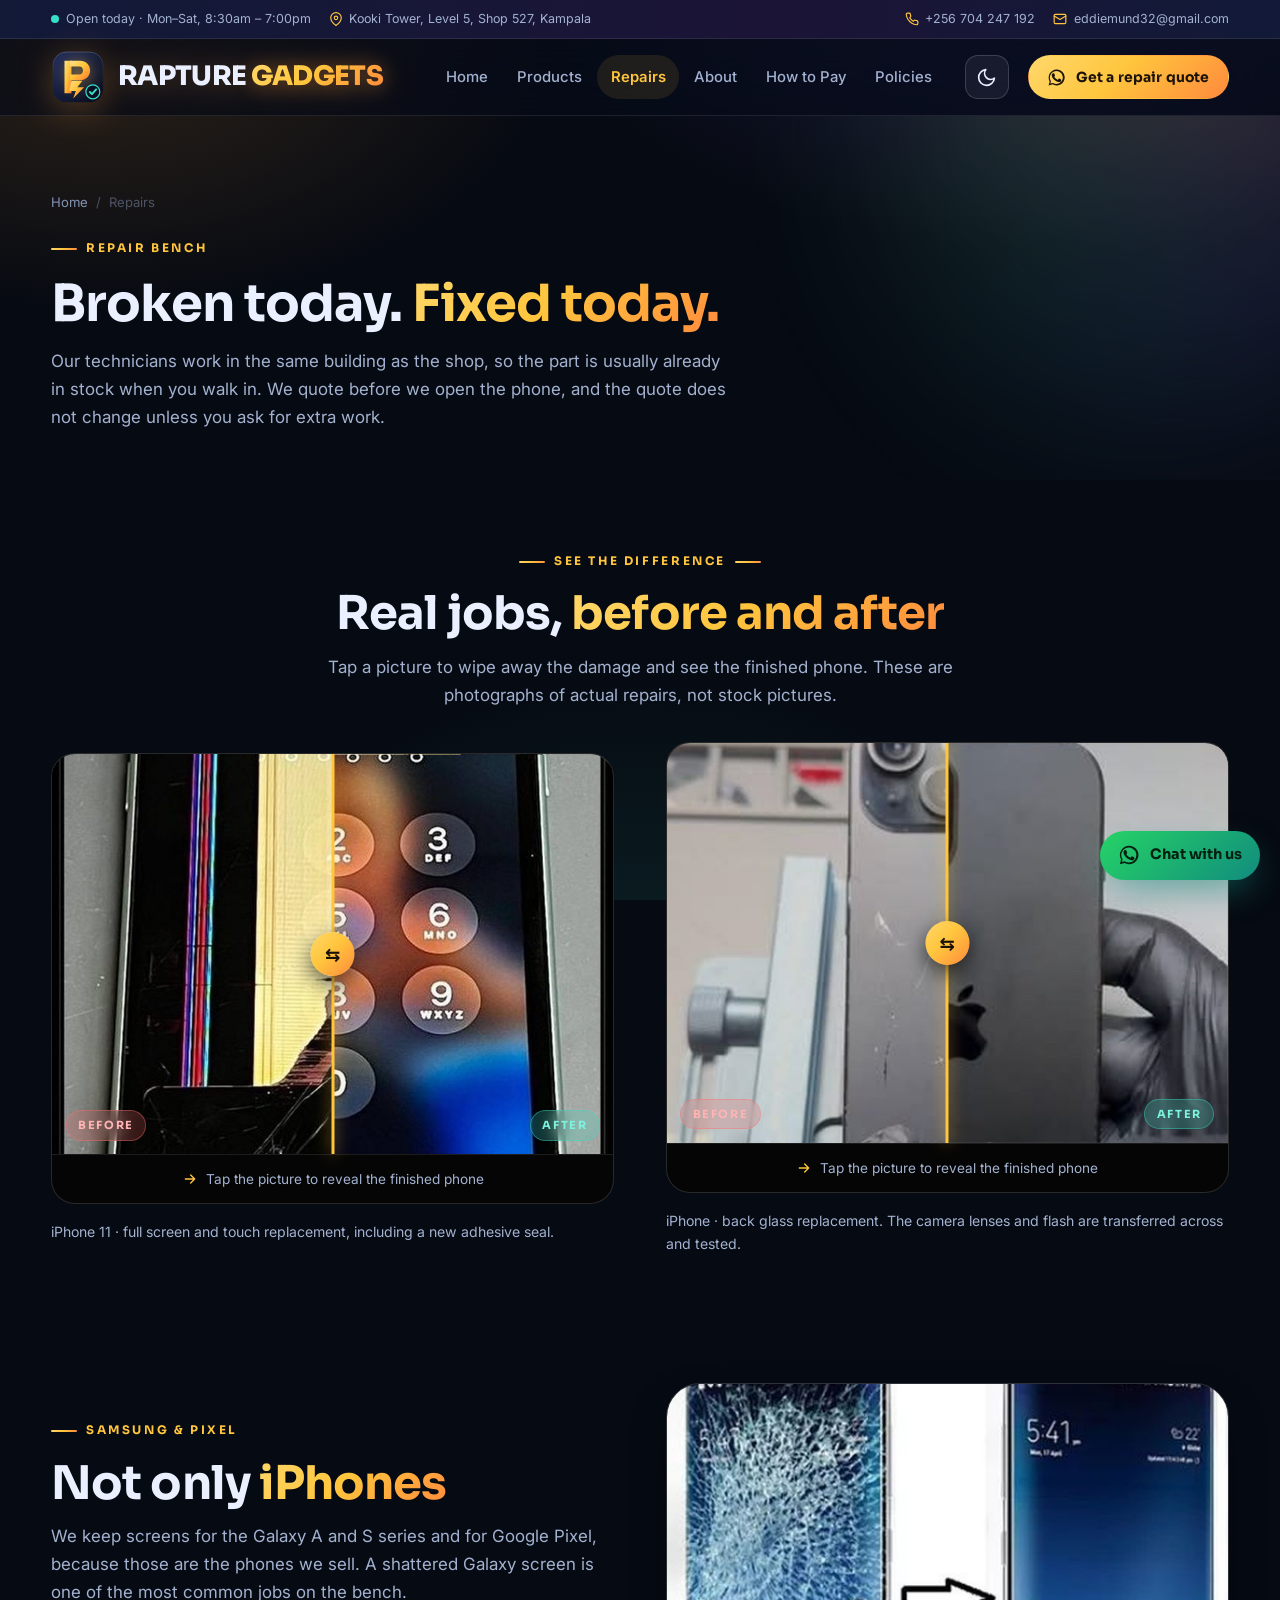
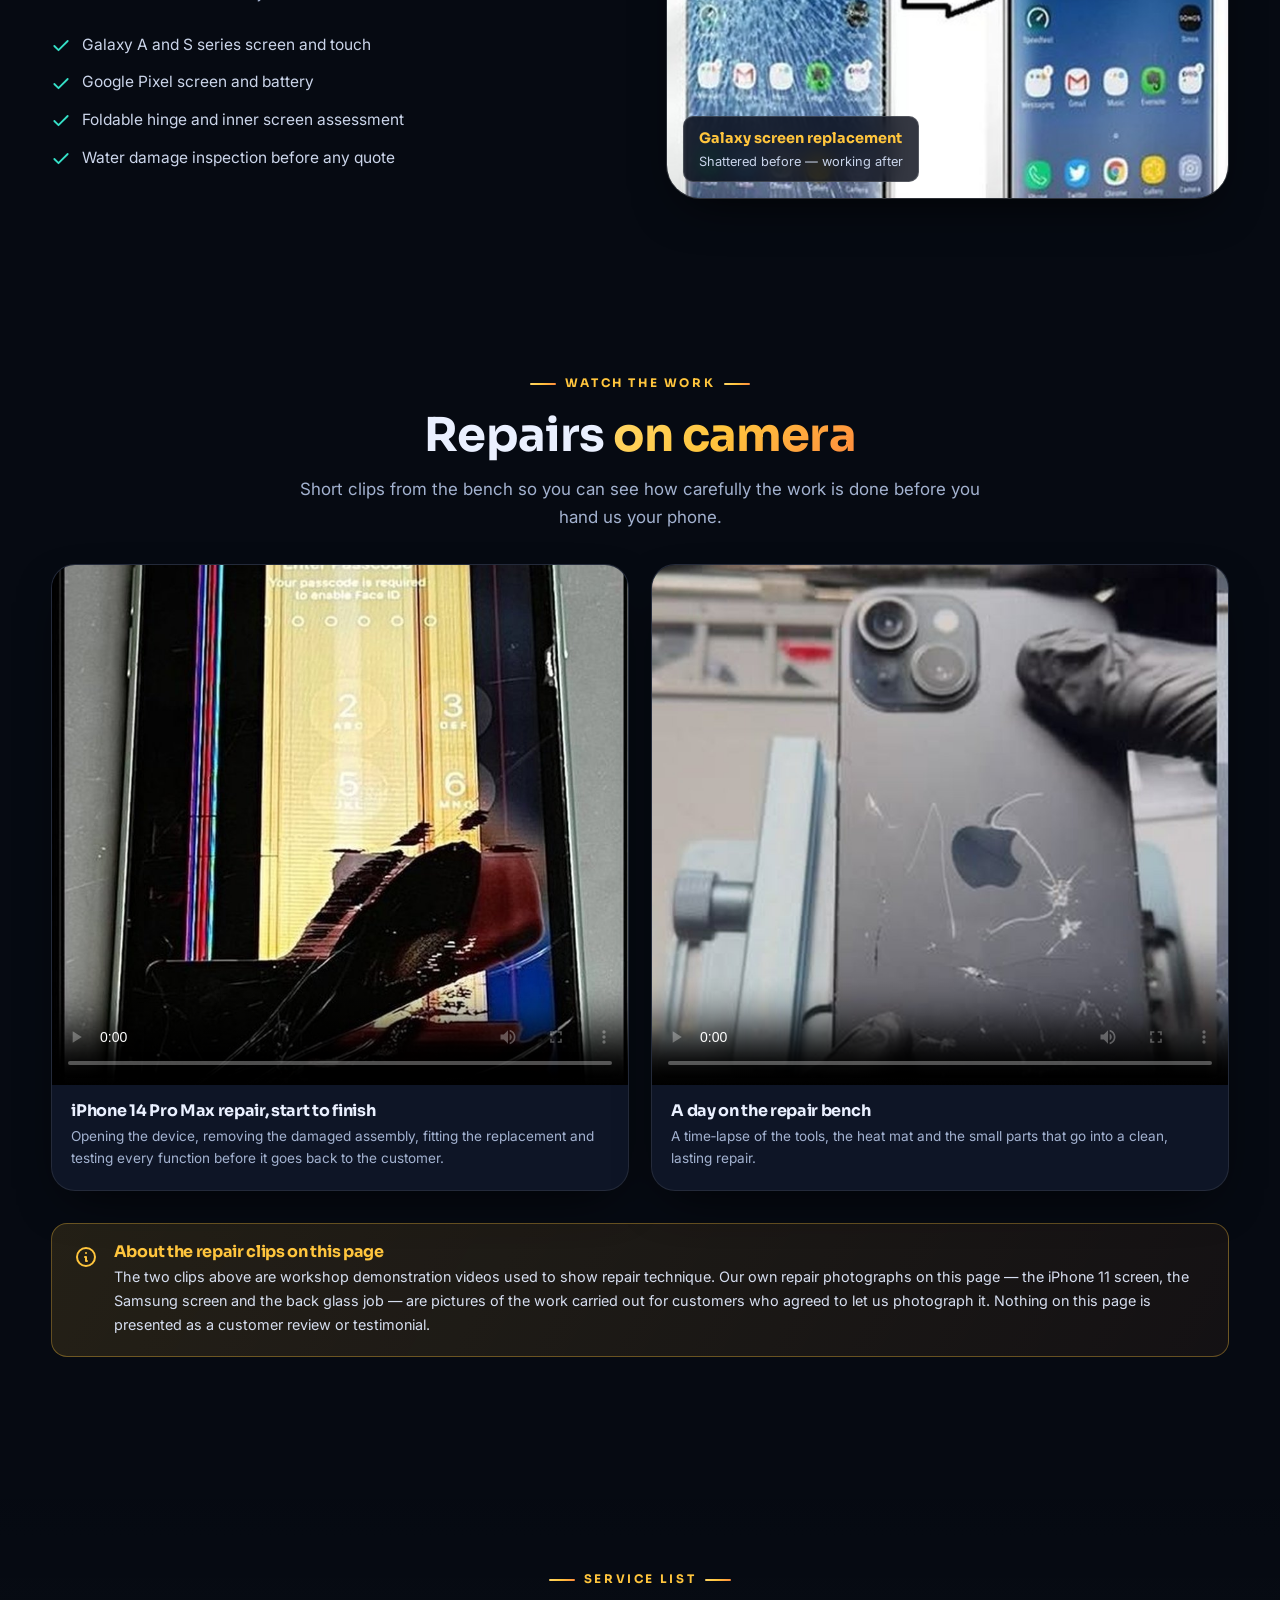
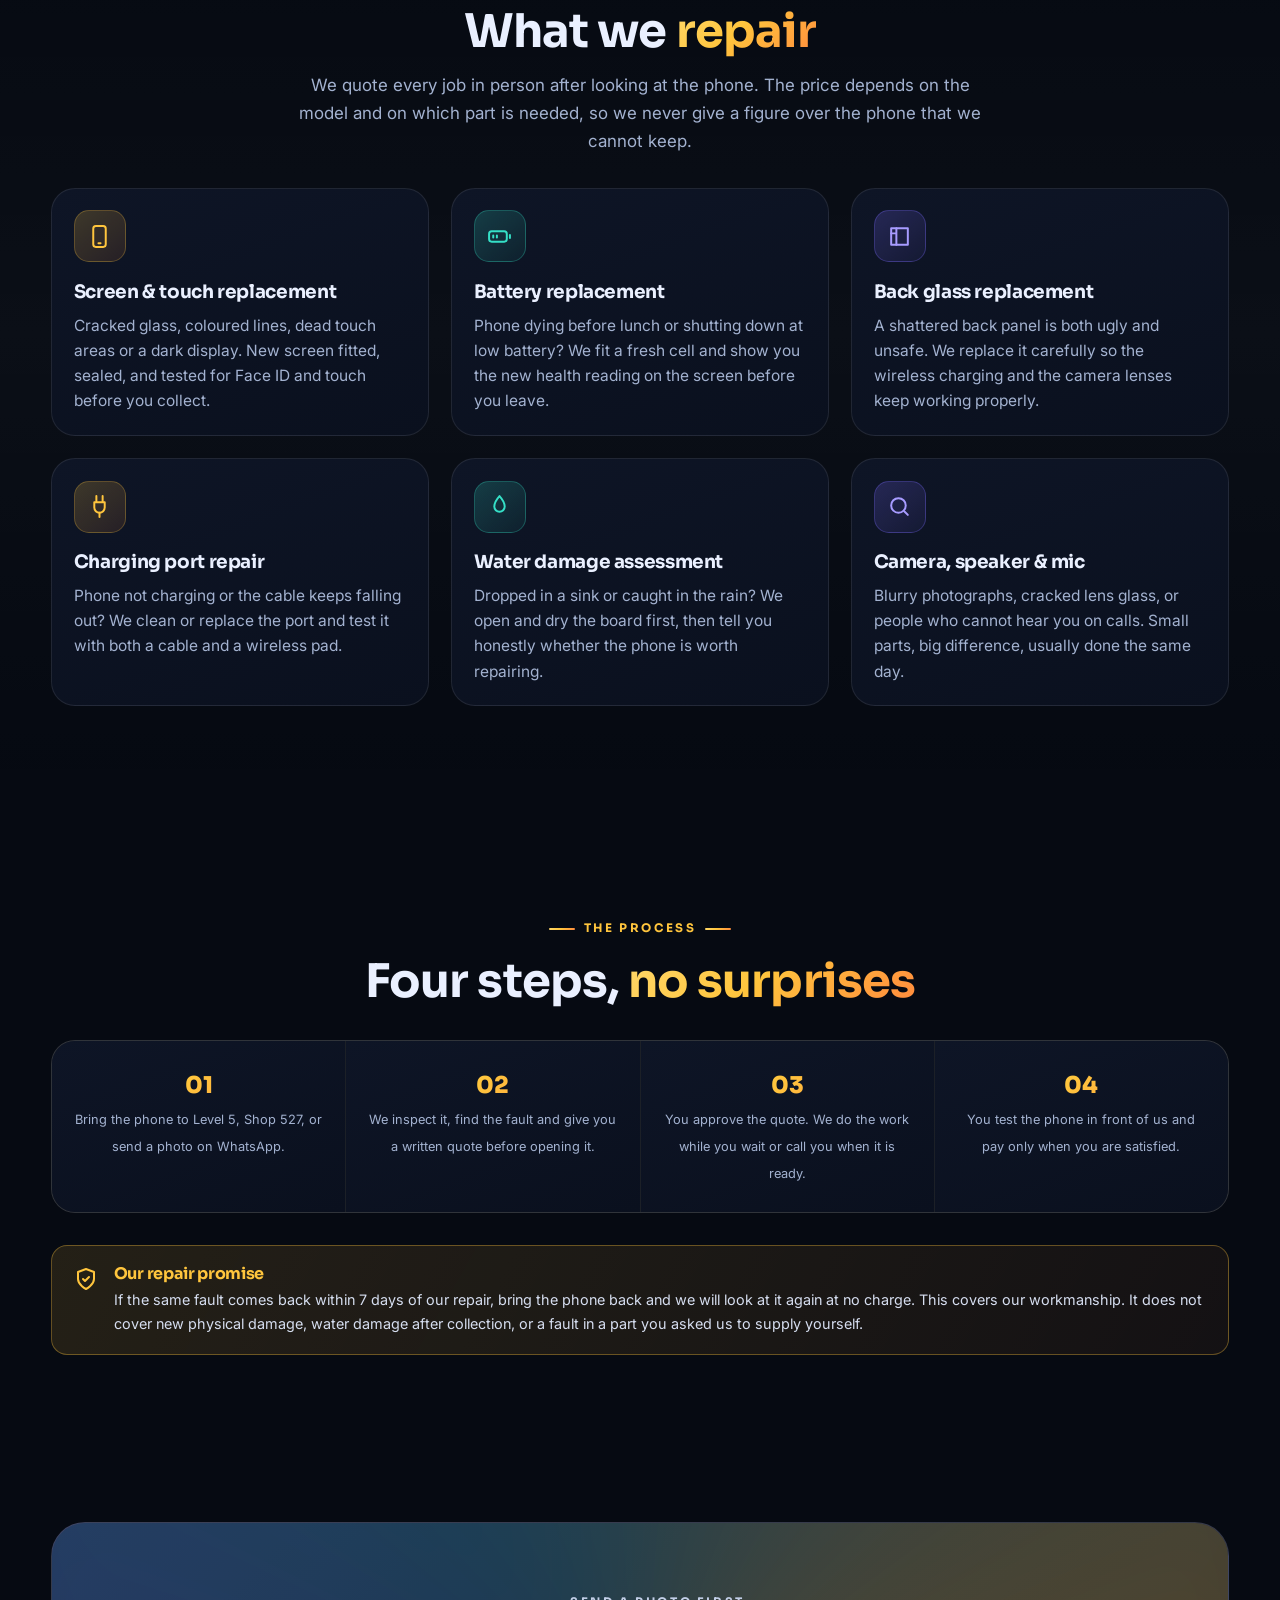
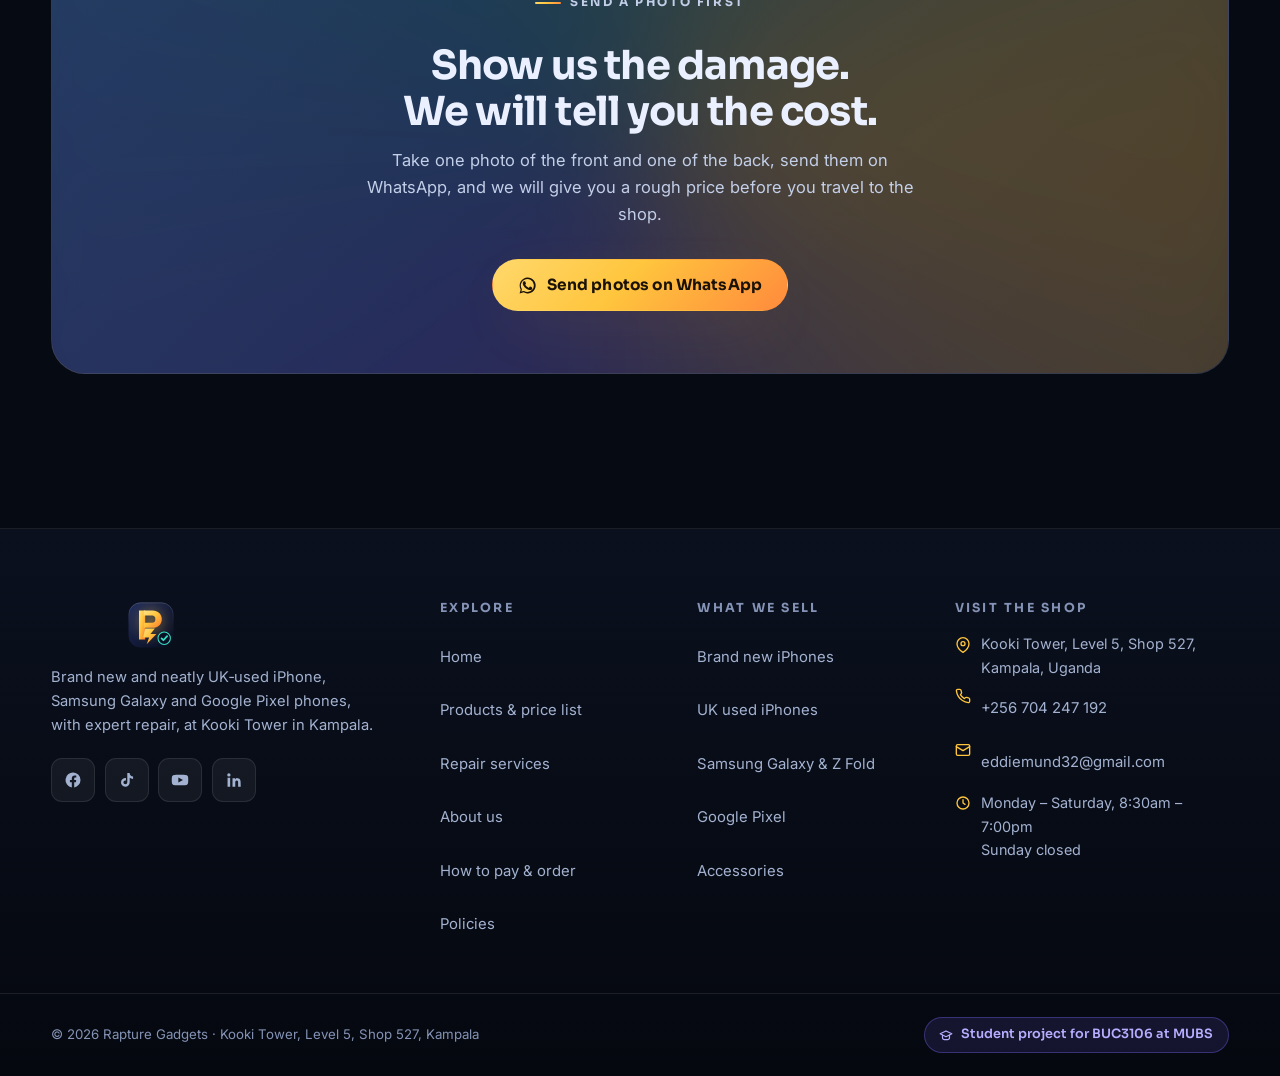
<file: repairs.html>
<!DOCTYPE html>
<html lang="en">
<head>
<meta charset="UTF-8">
<meta name="viewport" content="width=device-width, initial-scale=1">
<title>Phone Repair Services | Rapture Gadgets Kampala</title>
<meta name="description" content="Screen replacement, battery replacement and back glass repair for iPhone, Samsung and Pixel at Rapture Gadgets, Kooki Tower Level 5 Shop 527, Kampala. Most jobs done the same day.">
<link rel="icon" href="images/logo-mark.svg" type="image/svg+xml">
<link rel="preconnect" href="https://fonts.googleapis.com">
<link rel="preconnect" href="https://fonts.gstatic.com" crossorigin>
<link href="https://fonts.googleapis.com/css2?family=Sora:wght@400;600;700;800&amp;family=Inter:wght@400;500;600;700&amp;display=swap" rel="stylesheet">
<link rel="stylesheet" href="style.css?v=2">
</head>
<body>

<!-- theme switch: pure CSS light/dark mode, no JavaScript -->
<input type="checkbox" id="theme-toggle" class="theme-input" aria-hidden="true">
<a class="skip" href="#main">Skip to content</a>

<!-- ============ TOP BAR ============ -->
<div class="topbar">
  <div class="wrap">
    <ul>
      <li><span class="pulse-dot"></span> Open today &#183; Mon&#8211;Sat, 8:30am &#8211; 7:00pm</li>
      <li>
        <svg viewBox="0 0 24 24" fill="none" stroke="currentColor" stroke-width="2" stroke-linecap="round" stroke-linejoin="round"><path d="M21 10c0 7-9 13-9 13s-9-6-9-13a9 9 0 0 1 18 0Z"/><circle cx="12" cy="10" r="3"/></svg>
        Kooki Tower, Level 5, Shop 527, Kampala
      </li>
    </ul>
    <ul>
      <li>
        <svg viewBox="0 0 24 24" fill="none" stroke="currentColor" stroke-width="2" stroke-linecap="round" stroke-linejoin="round"><path d="M22 16.9v3a2 2 0 0 1-2.2 2 19.8 19.8 0 0 1-8.6-3.1 19.5 19.5 0 0 1-6-6A19.8 19.8 0 0 1 2.1 4.2 2 2 0 0 1 4.1 2h3a2 2 0 0 1 2 1.7c.1 1 .4 1.9.7 2.8a2 2 0 0 1-.5 2.1L8.1 9.9a16 16 0 0 0 6 6l1.3-1.2a2 2 0 0 1 2.1-.5c.9.3 1.8.6 2.8.7a2 2 0 0 1 1.7 2Z"/></svg>
        <a href="tel:+256704247192">+256 704 247 192</a>
      </li>
      <li>
        <svg viewBox="0 0 24 24" fill="none" stroke="currentColor" stroke-width="2" stroke-linecap="round" stroke-linejoin="round"><rect x="2" y="4" width="20" height="16" rx="2"/><path d="m2 7 10 6 10-6"/></svg>
        <a href="mailto:eddiemund32@gmail.com">eddiemund32@gmail.com</a>
      </li>
    </ul>
  </div>
</div>

<!-- ============ HEADER ============ -->
<header class="hdr">
  <div class="wrap">
    <a class="brand" href="index.html">
      <img src="images/logo-mark.svg" alt="Rapture Gadgets logo" width="54" height="54">
      <span class="brand-txt">
        <span class="brand-name"><span class="b1">RAPTURE</span> <span class="b2">GADGETS</span></span>
      </span>
    </a>

    <input type="checkbox" id="nav-toggle" class="nav-toggle" aria-hidden="true">
    <nav class="nav" aria-label="Main">
      <ul>
        <li><a href="index.html">Home</a></li>
        <li><a href="products.html">Products</a></li>
        <li><a href="repairs.html" aria-current="page">Repairs</a></li>
        <li><a href="about.html">About</a></li>
        <li><a href="pay.html">How to Pay</a></li>
        <li><a href="policies.html">Policies</a></li>
      </ul>
    </nav>
    <label for="nav-toggle" class="nav-burger" aria-label="Open menu" role="button" tabindex="0"><span></span></label>

    <label for="theme-toggle" class="theme-btn" role="switch" aria-label="Switch between light and dark mode" title="Switch between light and dark mode">
      <svg class="i-moon" viewBox="0 0 24 24" fill="none" stroke="currentColor" stroke-width="1.9" stroke-linecap="round" stroke-linejoin="round"><path d="M21 12.8A9 9 0 1 1 11.2 3a7 7 0 0 0 9.8 9.8Z"/></svg>
      <svg class="i-sun" viewBox="0 0 24 24" fill="none" stroke="currentColor" stroke-width="1.9" stroke-linecap="round" stroke-linejoin="round"><circle cx="12" cy="12" r="4"/><path d="M12 2v2M12 20v2M4.93 4.93l1.41 1.41M17.66 17.66l1.41 1.41M2 12h2M20 12h2M4.93 19.07l1.41-1.41M17.66 6.34l1.41-1.41"/></svg>
    </label>
    <div class="hdr-cta">
      <a class="btn btn--gold btn--sm" href="https://wa.me/256704247192?text=Hello%2C%20I%20need%20a%20phone%20repair%20quote." target="_blank" rel="noopener">
        <svg viewBox="0 0 24 24" fill="currentColor"><path d="M17.5 14.4c-.3-.2-1.8-.9-2-1-.3-.1-.5-.2-.7.1-.2.3-.8 1-1 1.2-.2.2-.3.2-.6.1-1.7-.9-2.9-1.6-4-3.6-.3-.5.3-.5.8-1.5.1-.2 0-.4 0-.5s-.7-1.6-.9-2.2c-.2-.6-.5-.5-.7-.5h-.6c-.2 0-.5.1-.8.4-.3.3-1 1-1 2.5s1.1 2.9 1.2 3.1c.2.2 2.1 3.2 5.1 4.5 1.9.8 2.6.9 3.5.8.6-.1 1.8-.7 2-1.4.2-.7.2-1.3.2-1.4-.1-.2-.3-.2-.6-.3M12 2a10 10 0 0 0-8.6 15L2 22l5.2-1.4A10 10 0 1 0 12 2Zm0 18.2c-1.6 0-3.1-.4-4.4-1.2l-.3-.2-3.1.8.8-3-.2-.3A8.2 8.2 0 1 1 12 20.2Z"/></svg>
        <span>Get a repair quote</span>
      </a>
    </div>
  </div>
</header>

<main id="main">

<!-- ============ PAGE HERO ============ -->
<section class="page-hero">
  <div class="wrap">
    <nav class="crumbs" aria-label="Breadcrumb">
      <a href="index.html">Home</a><span>/</span><span>Repairs</span>
    </nav>
    <p class="eyebrow">Repair bench</p>
    <h1>Broken today. <span class="hl">Fixed today.</span></h1>
    <p class="lede">Our technicians work in the same building as the shop, so the part is usually already in stock when you walk in. We quote before we open the phone, and the quote does not change unless you ask for extra work.</p>
  </div>
</section>

<!-- ============ BEFORE / AFTER 1 ============ -->
<section class="section section--tight">
  <div class="wrap">
    <div class="center reveal">
      <p class="eyebrow">See the difference</p>
      <h2 class="h-sec">Real jobs, <span class="hl">before and after</span></h2>
      <p class="lede">Tap a picture to wipe away the damage and see the finished phone. These are photographs of actual repairs, not stock pictures.</p>
    </div>

    <div class="split mt-2">
      <!-- Slider 1 -->
      <div class="reveal">
        <div class="ba">
          <input type="checkbox" id="ba1" class="ba-toggle">
          <label for="ba1" class="ba-stage">
            <div class="ba-imgs">
              <img class="ba-before" src="images/repair-iphone11-before.jpg" alt="iPhone 11 with a shattered screen and coloured lines across the display, before repair" width="550" height="1100" loading="lazy">
              <img class="ba-after" src="images/repair-iphone11-after.jpg" alt="The same iPhone 11 with a perfect new screen showing the passcode keypad, after repair" width="550" height="1100" loading="lazy">
            </div>
            <span class="ba-line"><span class="ba-knob">&#8646;</span></span>
            <span class="ba-lab lab-before">Before</span>
            <span class="ba-lab lab-after">After</span>
          </label>
          <p class="ba-hint">
            <svg viewBox="0 0 24 24" fill="none" stroke="currentColor" stroke-width="2" stroke-linecap="round" stroke-linejoin="round"><path d="M5 12h14M13 6l6 6-6 6"/></svg>
            Tap the picture to reveal the finished phone
          </p>
        </div>
        <p class="muted mt-1" style="font-size:.88rem;">iPhone 11 &#183; full screen and touch replacement, including a new adhesive seal.</p>
      </div>

      <!-- Slider 2 -->
      <div class="reveal">
        <div class="ba">
          <input type="checkbox" id="ba2" class="ba-toggle">
          <label for="ba2" class="ba-stage">
            <div class="ba-imgs">
              <img class="ba-before" src="images/repair-backglass-before.jpg" alt="iPhone with a badly cracked and scratched back glass panel, before repair" width="368" height="636" loading="lazy">
              <img class="ba-after" src="images/repair-backglass-after.jpg" alt="The same iPhone with a brand new unmarked back glass panel fitted, after repair" width="368" height="636" loading="lazy">
            </div>
            <span class="ba-line"><span class="ba-knob">&#8646;</span></span>
            <span class="ba-lab lab-before">Before</span>
            <span class="ba-lab lab-after">After</span>
          </label>
          <p class="ba-hint">
            <svg viewBox="0 0 24 24" fill="none" stroke="currentColor" stroke-width="2" stroke-linecap="round" stroke-linejoin="round"><path d="M5 12h14M13 6l6 6-6 6"/></svg>
            Tap the picture to reveal the finished phone
          </p>
        </div>
        <p class="muted mt-1" style="font-size:.88rem;">iPhone &#183; back glass replacement. The camera lenses and flash are transferred across and tested.</p>
      </div>
    </div>
  </div>
</section>

<!-- ============ MORE EVIDENCE ============ -->
<section class="section section--tight">
  <div class="wrap">
    <div class="split split--rev">
      <div class="split-media reveal">
        <img src="images/repair-samsung-screen.jpg" alt="Samsung Galaxy phone with a shattered screen before repair, and the same phone working after repair" width="447" height="414" loading="lazy">
        <span class="tag"><b>Galaxy screen replacement</b>Shattered before &#8212; working after</span>
      </div>
      <div class="reveal">
        <p class="eyebrow">Samsung &amp; Pixel</p>
        <h2 class="h-sec">Not only <span class="hl">iPhones</span></h2>
        <p class="lede">We keep screens for the Galaxy A and S series and for Google Pixel, because those are the phones we sell. A shattered Galaxy screen is one of the most common jobs on the bench.</p>
        <ul class="check-list">
          <li><svg viewBox="0 0 24 24" fill="none" stroke="currentColor" stroke-width="2.2" stroke-linecap="round" stroke-linejoin="round"><path d="M20 6 9 17l-5-5"/></svg> Galaxy A and S series screen and touch</li>
          <li><svg viewBox="0 0 24 24" fill="none" stroke="currentColor" stroke-width="2.2" stroke-linecap="round" stroke-linejoin="round"><path d="M20 6 9 17l-5-5"/></svg> Google Pixel screen and battery</li>
          <li><svg viewBox="0 0 24 24" fill="none" stroke="currentColor" stroke-width="2.2" stroke-linecap="round" stroke-linejoin="round"><path d="M20 6 9 17l-5-5"/></svg> Foldable hinge and inner screen assessment</li>
          <li><svg viewBox="0 0 24 24" fill="none" stroke="currentColor" stroke-width="2.2" stroke-linecap="round" stroke-linejoin="round"><path d="M20 6 9 17l-5-5"/></svg> Water damage inspection before any quote</li>
        </ul>
      </div>
    </div>
  </div>
</section>

<!-- ============ VIDEOS ============ -->
<section class="section">
  <div class="wrap">
    <div class="center reveal">
      <p class="eyebrow">Watch the work</p>
      <h2 class="h-sec">Repairs <span class="hl">on camera</span></h2>
      <p class="lede">Short clips from the bench so you can see how carefully the work is done before you hand us your phone.</p>
    </div>

    <div class="grid g2 vids mt-2">
      <figure class="vid-card reveal">
        <video controls playsinline preload="metadata" poster="images/repair-iphone11-before.jpg">
          <source src="video/repair-iphone-14-pro-max.mp4" type="video/mp4">
          Your browser cannot play this video. <a href="video/repair-iphone-14-pro-max.mp4">Download the clip</a>.
        </video>
        <figcaption class="vid-meta">
          <h3>iPhone 14 Pro Max repair, start to finish</h3>
          <p>Opening the device, removing the damaged assembly, fitting the replacement and testing every function before it goes back to the customer.</p>
        </figcaption>
      </figure>

      <figure class="vid-card reveal">
        <video controls playsinline preload="metadata" poster="images/repair-backglass-before.jpg">
          <source src="video/repair-workshop-timelapse.mp4" type="video/mp4">
          Your browser cannot play this video. <a href="video/repair-workshop-timelapse.mp4">Download the clip</a>.
        </video>
        <figcaption class="vid-meta">
          <h3>A day on the repair bench</h3>
          <p>A time&#8209;lapse of the tools, the heat mat and the small parts that go into a clean, lasting repair.</p>
        </figcaption>
      </figure>
    </div>

    <div class="notice mt-2 reveal">
      <svg viewBox="0 0 24 24" fill="none" stroke="currentColor" stroke-width="2" stroke-linecap="round" stroke-linejoin="round"><circle cx="12" cy="12" r="9"/><path d="M12 8h.01M11 12h1v4h1"/></svg>
      <div>
        <h3>About the repair clips on this page</h3>
        <p>The two clips above are workshop demonstration videos used to show repair technique. Our own repair photographs on this page &#8212; the iPhone 11 screen, the Samsung screen and the back glass job &#8212; are pictures of the work carried out for customers who agreed to let us photograph it. Nothing on this page is presented as a customer review or testimonial.</p>
      </div>
    </div>
  </div>
</section>

<!-- ============ WHAT WE FIX ============ -->
<section class="section" style="background:linear-gradient(180deg,transparent,rgba(255,255,255,.022),transparent);">
  <div class="wrap">
    <div class="center reveal">
      <p class="eyebrow">Service list</p>
      <h2 class="h-sec">What we <span class="hl">repair</span></h2>
      <p class="lede">We quote every job in person after looking at the phone. The price depends on the model and on which part is needed, so we never give a figure over the phone that we cannot keep.</p>
    </div>

    <div class="grid g3 mt-2">
      <article class="card reveal">
        <span class="tile"><svg viewBox="0 0 24 24" fill="none" stroke="currentColor" stroke-width="1.9" stroke-linecap="round" stroke-linejoin="round"><rect x="6" y="2" width="12" height="20" rx="2.5"/><path d="M11 18.5h2"/></svg></span>
        <h3>Screen &amp; touch replacement</h3>
        <p>Cracked glass, coloured lines, dead touch areas or a dark display. New screen fitted, sealed, and tested for Face ID and touch before you collect.</p>
      </article>

      <article class="card reveal">
        <span class="tile tile--teal"><svg viewBox="0 0 24 24" fill="none" stroke="currentColor" stroke-width="1.9" stroke-linecap="round" stroke-linejoin="round"><rect x="2" y="7" width="17" height="10" rx="2.5"/><path d="M22 10.5v3"/><path d="M6 11v2M9.5 11v2"/></svg></span>
        <h3>Battery replacement</h3>
        <p>Phone dying before lunch or shutting down at low battery? We fit a fresh cell and show you the new health reading on the screen before you leave.</p>
      </article>

      <article class="card reveal">
        <span class="tile tile--violet"><svg viewBox="0 0 24 24" fill="none" stroke="currentColor" stroke-width="1.9" stroke-linecap="round" stroke-linejoin="round"><path d="M4 4h16v16H4z"/><path d="M9 4v16M4 9h5"/></svg></span>
        <h3>Back glass replacement</h3>
        <p>A shattered back panel is both ugly and unsafe. We replace it carefully so the wireless charging and the camera lenses keep working properly.</p>
      </article>

      <article class="card reveal">
        <span class="tile"><svg viewBox="0 0 24 24" fill="none" stroke="currentColor" stroke-width="1.9" stroke-linecap="round" stroke-linejoin="round"><path d="M9 2v6M15 2v6M7 8h10v5a5 5 0 0 1-10 0Z"/><path d="M12 18v4"/></svg></span>
        <h3>Charging port repair</h3>
        <p>Phone not charging or the cable keeps falling out? We clean or replace the port and test it with both a cable and a wireless pad.</p>
      </article>

      <article class="card reveal">
        <span class="tile tile--teal"><svg viewBox="0 0 24 24" fill="none" stroke="currentColor" stroke-width="1.9" stroke-linecap="round" stroke-linejoin="round"><path d="M12 2s5 5.5 5 10a5 5 0 0 1-10 0c0-4.5 5-10 5-10Z"/></svg></span>
        <h3>Water damage assessment</h3>
        <p>Dropped in a sink or caught in the rain? We open and dry the board first, then tell you honestly whether the phone is worth repairing.</p>
      </article>

      <article class="card reveal">
        <span class="tile tile--violet"><svg viewBox="0 0 24 24" fill="none" stroke="currentColor" stroke-width="1.9" stroke-linecap="round" stroke-linejoin="round"><circle cx="11" cy="11" r="7"/><path d="m20 20-3.5-3.5"/></svg></span>
        <h3>Camera, speaker &amp; mic</h3>
        <p>Blurry photographs, cracked lens glass, or people who cannot hear you on calls. Small parts, big difference, usually done the same day.</p>
      </article>
    </div>
  </div>
</section>

<!-- ============ HOW A REPAIR WORKS ============ -->
<section class="section">
  <div class="wrap">
    <div class="center reveal">
      <p class="eyebrow">The process</p>
      <h2 class="h-sec">Four steps, <span class="hl">no surprises</span></h2>
    </div>

    <div class="strip mt-2 reveal">
      <div><b>01</b><span>Bring the phone to Level 5, Shop 527, or send a photo on WhatsApp.</span></div>
      <div><b>02</b><span>We inspect it, find the fault and give you a written quote before opening it.</span></div>
      <div><b>03</b><span>You approve the quote. We do the work while you wait or call you when it is ready.</span></div>
      <div><b>04</b><span>You test the phone in front of us and pay only when you are satisfied.</span></div>
    </div>

    <div class="notice mt-2 reveal">
      <svg viewBox="0 0 24 24" fill="none" stroke="currentColor" stroke-width="2" stroke-linecap="round" stroke-linejoin="round"><path d="M12 22s8-4 8-10V5l-8-3-8 3v7c0 6 8 10 8 10Z"/><path d="m9 12 2 2 4-4"/></svg>
      <div>
        <h3>Our repair promise</h3>
        <p>If the same fault comes back within 7 days of our repair, bring the phone back and we will look at it again at no charge. This covers our workmanship. It does not cover new physical damage, water damage after collection, or a fault in a part you asked us to supply yourself.</p>
      </div>
    </div>
  </div>
</section>

<!-- ============ CTA ============ -->
<section class="section section--tight">
  <div class="wrap">
    <div class="cta reveal">
      <p class="eyebrow" style="justify-content:center;">Send a photo first</p>
      <h2>Show us the damage.<br>We will tell you the cost.</h2>
      <p>Take one photo of the front and one of the back, send them on WhatsApp, and we will give you a rough price before you travel to the shop.</p>
      <a class="btn btn--gold" href="https://wa.me/256704247192?text=Hello%2C%20here%20are%20photos%20of%20my%20phone.%20How%20much%20is%20the%20repair%3F" target="_blank" rel="noopener">
        <svg viewBox="0 0 24 24" fill="currentColor"><path d="M17.5 14.4c-.3-.2-1.8-.9-2-1-.3-.1-.5-.2-.7.1-.2.3-.8 1-1 1.2-.2.2-.3.2-.6.1-1.7-.9-2.9-1.6-4-3.6-.3-.5.3-.5.8-1.5.1-.2 0-.4 0-.5s-.7-1.6-.9-2.2c-.2-.6-.5-.5-.7-.5h-.6c-.2 0-.5.1-.8.4-.3.3-1 1-1 2.5s1.1 2.9 1.2 3.1c.2.2 2.1 3.2 5.1 4.5 1.9.8 2.6.9 3.5.8.6-.1 1.8-.7 2-1.4.2-.7.2-1.3.2-1.4-.1-.2-.3-.2-.6-.3M12 2a10 10 0 0 0-8.6 15L2 22l5.2-1.4A10 10 0 1 0 12 2Zm0 18.2c-1.6 0-3.1-.4-4.4-1.2l-.3-.2-3.1.8.8-3-.2-.3A8.2 8.2 0 1 1 12 20.2Z"/></svg>
        Send photos on WhatsApp
      </a>
    </div>
  </div>
</section>

</main>

<!-- ============ FOOTER ============ -->
<footer class="ftr">
  <div class="wrap ftr-grid">
    <div class="ftr-brand">
      <img src="images/logo-mark.svg" alt="Rapture Gadgets logo" width="200" height="48">
      <p>Brand new and neatly UK&#8209;used iPhone, Samsung Galaxy and Google Pixel phones, with expert repair, at Kooki Tower in Kampala.</p>
      <div class="socials">
        <a href="#" aria-label="Rapture Gadgets on Facebook"><svg viewBox="0 0 24 24" fill="currentColor"><path d="M22 12a10 10 0 1 0-11.6 9.9v-7H7.9V12h2.5V9.8c0-2.5 1.5-3.9 3.8-3.9 1.1 0 2.2.2 2.2.2v2.4h-1.2c-1.2 0-1.6.8-1.6 1.6V12h2.7l-.4 2.9h-2.3v7A10 10 0 0 0 22 12Z"/></svg></a>
        <a href="#" aria-label="Rapture Gadgets on TikTok"><svg viewBox="0 0 24 24" fill="currentColor"><path d="M16.6 5.8a4.8 4.8 0 0 1-1.1-3.1h-3.1v12.4a2.6 2.6 0 1 1-2.6-2.6c.3 0 .5 0 .8.1V9.4a5.8 5.8 0 1 0 5 5.7V9.1a7.8 7.8 0 0 0 4.5 1.4V7.4a4.8 4.8 0 0 1-3.5-1.6Z"/></svg></a>
        <a href="#" aria-label="Rapture Gadgets on YouTube"><svg viewBox="0 0 24 24" fill="currentColor"><path d="M23 12s0-3.2-.4-4.7a2.5 2.5 0 0 0-1.7-1.8C19.3 5 12 5 12 5s-7.3 0-8.9.5A2.5 2.5 0 0 0 1.4 7.3C1 8.8 1 12 1 12s0 3.2.4 4.7c.2.9.9 1.6 1.7 1.8C4.7 19 12 19 12 19s7.3 0 8.9-.5a2.5 2.5 0 0 0 1.7-1.8C23 15.2 23 12 23 12ZM9.8 15.2V8.8l6.2 3.2Z"/></svg></a>
        <a href="#" aria-label="Rapture Gadgets on LinkedIn"><svg viewBox="0 0 24 24" fill="currentColor"><path d="M6.9 21H3.4V9h3.5ZM5.2 7.4A2 2 0 1 1 5.2 3a2 2 0 0 1 0 4.4ZM21 21h-3.5v-6c0-1.5-.5-2.5-1.8-2.5a2 2 0 0 0-1.9 1.4 2.6 2.6 0 0 0-.1.9V21H10s.1-10.4 0-11.5h3.5v1.7a3.5 3.5 0 0 1 3.2-1.7c2.3 0 4.1 1.5 4.1 4.8Z"/></svg></a>
      </div>
    </div>

    <div>
      <h4>Explore</h4>
      <ul>
        <li><a href="index.html">Home</a></li>
        <li><a href="products.html">Products &amp; price list</a></li>
        <li><a href="repairs.html">Repair services</a></li>
        <li><a href="about.html">About us</a></li>
        <li><a href="pay.html">How to pay &amp; order</a></li>
        <li><a href="policies.html">Policies</a></li>
      </ul>
    </div>

    <div>
      <h4>What we sell</h4>
      <ul>
        <li><a href="products.html">Brand new iPhones</a></li>
        <li><a href="products.html">UK used iPhones</a></li>
        <li><a href="products.html">Samsung Galaxy &amp; Z Fold</a></li>
        <li><a href="products.html">Google Pixel</a></li>
        <li><a href="products.html">Accessories</a></li>
      </ul>
    </div>

    <div>
      <h4>Visit the shop</h4>
      <ul class="ftr-contact">
        <li>
          <svg viewBox="0 0 24 24" fill="none" stroke="currentColor" stroke-width="2" stroke-linecap="round" stroke-linejoin="round"><path d="M21 10c0 7-9 13-9 13s-9-6-9-13a9 9 0 0 1 18 0Z"/><circle cx="12" cy="10" r="3"/></svg>
          Kooki Tower, Level 5, Shop 527, Kampala, Uganda
        </li>
        <li>
          <svg viewBox="0 0 24 24" fill="none" stroke="currentColor" stroke-width="2" stroke-linecap="round" stroke-linejoin="round"><path d="M22 16.9v3a2 2 0 0 1-2.2 2 19.8 19.8 0 0 1-8.6-3.1 19.5 19.5 0 0 1-6-6A19.8 19.8 0 0 1 2.1 4.2 2 2 0 0 1 4.1 2h3a2 2 0 0 1 2 1.7c.1 1 .4 1.9.7 2.8a2 2 0 0 1-.5 2.1L8.1 9.9a16 16 0 0 0 6 6l1.3-1.2a2 2 0 0 1 2.1-.5c.9.3 1.8.6 2.8.7a2 2 0 0 1 1.7 2Z"/></svg>
          <a href="tel:+256704247192">+256 704 247 192</a>
        </li>
        <li>
          <svg viewBox="0 0 24 24" fill="none" stroke="currentColor" stroke-width="2" stroke-linecap="round" stroke-linejoin="round"><rect x="2" y="4" width="20" height="16" rx="2"/><path d="m2 7 10 6 10-6"/></svg>
          <a href="mailto:eddiemund32@gmail.com">eddiemund32@gmail.com</a>
        </li>
        <li>
          <svg viewBox="0 0 24 24" fill="none" stroke="currentColor" stroke-width="2" stroke-linecap="round" stroke-linejoin="round"><circle cx="12" cy="12" r="9"/><path d="M12 7v5l3 2"/></svg>
          Monday &#8211; Saturday, 8:30am &#8211; 7:00pm<br>Sunday closed
        </li>
      </ul>
    </div>
  </div>

  <div class="ftr-bottom">
    <div class="wrap">
      <p>&#169; 2026 Rapture Gadgets &#183; Kooki Tower, Level 5, Shop 527, Kampala</p>
      <span class="student-note">
        <svg viewBox="0 0 24 24" fill="none" stroke="currentColor" stroke-width="2" stroke-linecap="round" stroke-linejoin="round"><path d="M22 10 12 5 2 10l10 5 10-5Z"/><path d="M6 12v5c0 1.7 2.7 3 6 3s6-1.3 6-3v-5"/></svg>
        Student project for BUC3106 at MUBS
      </span>
    </div>
  </div>
</footer>

<a class="wa-float" href="https://wa.me/256704247192?text=Hello%2C%20I%20need%20a%20repair%20quote." target="_blank" rel="noopener">
  <svg viewBox="0 0 24 24" fill="currentColor"><path d="M17.5 14.4c-.3-.2-1.8-.9-2-1-.3-.1-.5-.2-.7.1-.2.3-.8 1-1 1.2-.2.2-.3.2-.6.1-1.7-.9-2.9-1.6-4-3.6-.3-.5.3-.5.8-1.5.1-.2 0-.4 0-.5s-.7-1.6-.9-2.2c-.2-.6-.5-.5-.7-.5h-.6c-.2 0-.5.1-.8.4-.3.3-1 1-1 2.5s1.1 2.9 1.2 3.1c.2.2 2.1 3.2 5.1 4.5 1.9.8 2.6.9 3.5.8.6-.1 1.8-.7 2-1.4.2-.7.2-1.3.2-1.4-.1-.2-.3-.2-.6-.3M12 2a10 10 0 0 0-8.6 15L2 22l5.2-1.4A10 10 0 1 0 12 2Zm0 18.2c-1.6 0-3.1-.4-4.4-1.2l-.3-.2-3.1.8.8-3-.2-.3A8.2 8.2 0 1 1 12 20.2Z"/></svg>
  <span>Chat with us</span>
</a>

</body>
</html>
</file>
<file: style.css>
/* =============================================================
   RAPTURE GADGETS — style.css
   All design for every page lives in this one file.
   Built with HTML + CSS only (no JavaScript), as the brief asks.
   -------------------------------------------------------------
   COLOURS  main  #FFC53D (gold)   second #35E0C7 (teal)
            background #060A12 (deep space navy)
   ============================================================= */

/* ---------- 1. DESIGN TOKENS ---------- */
:root{
  /* surfaces */
  --bg:        #060A12;
  --bg-2:      #0A101E;
  --surface:   #0E1526;
  --surface-2: #131C31;
  --line:      rgba(255,255,255,.09);
  --line-2:    rgba(255,255,255,.16);

  /* text  (contrast checked: --muted 8.8:1 and --muted-2 5.9:1 on #0E1526 - both pass WCAG AA) */
  --text:      #EAF0FF;
  --muted:     #A3B2D0;
  --muted-2:   #8493B5;

  /* component colours that need to flip between themes */
  --topbar-bg:   linear-gradient(90deg,#121A38,#1B1436 60%,#121A38);
  --hdr-bg:      rgba(8,12,24,.72);
  --menu-bg:     rgba(11,16,30,.97);
  --ftr-bg:      linear-gradient(180deg,var(--bg-2),#05080F);
  --td-color:    #D3DCF0;
  --li-color:    #CBD5EA;
  --notice-color:#D6DEF0;
  --panel-soft:  rgba(255,255,255,.04);
  --thead-bg:    rgba(255,255,255,.028);
  --row-line:    rgba(255,255,255,.045);
  --violet-ink:  #B7ADFF;

  /* brand */
  --gold:      #FFC53D;
  --gold-soft: #FFD86B;
  --gold-deep: #FF8A3D;
  --teal:      #35E0C7;
  --violet:    #7C6BFF;

  --grad-gold: linear-gradient(135deg,#FFD86B 0%,#FFC53D 45%,#FF8A3D 100%);
  /* gradient used for TEXT so it stays readable on a light background */
  --grad-text: var(--grad-gold);

  /* shape + motion */
  --r-sm: 10px;
  --r:    16px;
  --r-lg: 24px;
  --r-xl: 34px;
  --shadow:   0 18px 50px -20px rgba(0,0,0,.85);
  --shadow-g: 0 20px 60px -22px rgba(255,163,61,.45);
  --ease: cubic-bezier(.22,.61,.36,1);

  /* type */
  --font-h: 'Sora','Segoe UI',system-ui,-apple-system,sans-serif;
  --font-b: 'Inter','Segoe UI',system-ui,-apple-system,sans-serif;
}

/* ---------- 2. RESET & BASE ---------- */
*,*::before,*::after{ box-sizing:border-box; margin:0; padding:0; }

/* overflow-x:clip (not hidden) - 'hidden' creates a scroll container which
   silently breaks position:sticky on the header below */
html{ scroll-behavior:smooth; scroll-padding-top:120px; -webkit-text-size-adjust:100%; overflow-x:clip; }

body{
  font-family:var(--font-b);
  background:var(--bg);
  color:var(--text);
  line-height:1.65;
  font-size:16.5px;
  overflow-x:clip;
  /* soft aurora wash behind everything */
  background-image:
    radial-gradient(900px 520px at 82% -8%,  rgba(124,107,255,.20), transparent 62%),
    radial-gradient(760px 460px at 8% 4%,    rgba(255,163,61,.16),  transparent 60%),
    radial-gradient(700px 500px at 50% 108%, rgba(53,224,199,.10),  transparent 62%);
  background-attachment:fixed;
}

img,svg,video{ display:block; max-width:100%; }
a{ color:inherit; text-decoration:none; }
ul{ list-style:none; }
button,input,select,textarea{ font:inherit; color:inherit; }

h1,h2,h3,h4{ font-family:var(--font-h); line-height:1.14; letter-spacing:-.02em; font-weight:700; }

::selection{ background:var(--gold); color:#14100A; }

/* focus visibility for keyboard users */
a:focus-visible,button:focus-visible,label:focus-visible,summary:focus-visible{
  outline:2.5px solid var(--gold); outline-offset:3px; border-radius:6px;
}

.skip{
  position:absolute; left:-9999px; top:0; z-index:999;
  background:var(--gold); color:#14100A; padding:.7rem 1.2rem;
  font-weight:700; border-radius:0 0 var(--r-sm) 0;
}
.skip:focus{ left:0; }

/* ---------- 3. LAYOUT HELPERS ---------- */
.wrap{ width:min(1220px,92vw); margin-inline:auto; }
.section{ padding:clamp(56px,8vw,104px) 0; position:relative; }
.section--tight{ padding:clamp(48px,6vw,64px) 0; }
/* sticky header would otherwise cover an anchor target */
section[id], .tbl-wrap, .split, .pay-grid, .grid{ scroll-margin-top:104px; }

.eyebrow{
  display:inline-flex; align-items:center; gap:.55rem;
  font-family:var(--font-h); font-size:.74rem; font-weight:700;
  letter-spacing:.22em; text-transform:uppercase;
  color:var(--gold); margin-bottom:1rem;
}
.eyebrow::before{ content:""; width:26px; height:2px; border-radius:2px; background:var(--grad-gold); }

.h-sec{ font-size:clamp(1.85rem,4.2vw,2.9rem); margin-bottom:.85rem; }
.hl{
  background:var(--grad-text);
  -webkit-background-clip:text; background-clip:text; color:transparent;
}
.lede{ color:var(--muted); font-size:1.06rem; max-width:62ch; }

.center{ text-align:center; }
.center .lede{ margin-inline:auto; }
.center .eyebrow::after{ content:""; width:26px; height:2px; border-radius:2px; background:var(--grad-gold); }

.grid{ display:grid; gap:22px; }
.g2{ grid-template-columns:repeat(2,1fr); }
.g3{ grid-template-columns:repeat(3,1fr); }
.g4{ grid-template-columns:repeat(4,1fr); }

/* ---------- 4. BUTTONS ---------- */
.btn{
  --bh:52px;
  display:inline-flex; align-items:center; justify-content:center; gap:.6rem;
  height:var(--bh); padding:0 1.55rem;
  border-radius:999px; border:1.5px solid transparent;
  font-family:var(--font-h); font-weight:700; font-size:.96rem; letter-spacing:.01em;
  cursor:pointer; white-space:nowrap;
  transition:transform .28s var(--ease), box-shadow .28s var(--ease), background .28s var(--ease), border-color .28s var(--ease);
}
.btn svg{ width:19px; height:19px; flex:none; }

.btn--gold{ background:var(--grad-gold); color:#1A1206; box-shadow:var(--shadow-g); }
.btn--gold:hover{ transform:translateY(-3px) scale(1.02); box-shadow:0 26px 60px -18px rgba(255,163,61,.65); }

.btn--ghost{ background:rgba(255,255,255,.05); border-color:var(--line-2); color:var(--text); backdrop-filter:blur(8px); }
.btn--ghost:hover{ background:rgba(255,255,255,.11); border-color:var(--gold); transform:translateY(-3px); }

.btn--teal{ background:var(--teal); color:#04211C; box-shadow:0 16px 40px -18px rgba(53,224,199,.7); }
.btn--teal:hover{ transform:translateY(-3px) scale(1.02); }

.btn--sm{ --bh:44px; padding:0 1.15rem; font-size:.87rem; }
.btn--block{ width:100%; }

/* ---------- 5. TOP BAR ---------- */
.topbar{
  background:var(--topbar-bg);
  border-bottom:1px solid var(--line);
  font-size:.82rem;
}
/* Desktop: one slim single row - hours, address, phone and email, never wrapping */
.topbar .wrap{ display:flex; align-items:center; justify-content:space-between; gap:.9rem; min-height:38px; flex-wrap:nowrap; min-width:0; }
.topbar ul{ display:flex; align-items:center; gap:1.1rem; flex-wrap:nowrap; min-width:0; }
.topbar li{ display:flex; align-items:center; gap:.42rem; color:var(--muted); font-size:.78rem; white-space:nowrap; min-width:0; }
.topbar li:last-child{ overflow:hidden; text-overflow:ellipsis; }
.topbar svg{ width:14px; height:14px; color:var(--gold); flex:none; }
.topbar a{ color:var(--muted); transition:color .25s; }
.topbar a:hover{ color:var(--gold); }
.pulse-dot{ width:8px; height:8px; border-radius:50%; background:var(--teal); box-shadow:0 0 0 0 rgba(53,224,199,.7); animation:pulse 2.2s infinite; }
@keyframes pulse{ 70%{ box-shadow:0 0 0 11px rgba(53,224,199,0);} 100%{ box-shadow:0 0 0 0 rgba(53,224,199,0);} }

/* ---------- 6. HEADER / NAV ---------- */
.hdr{
  position:sticky; top:0; z-index:90;
  background:var(--hdr-bg);
  backdrop-filter:blur(18px) saturate(150%);
  -webkit-backdrop-filter:blur(18px) saturate(150%);
  border-bottom:1px solid var(--line);
}
.hdr .wrap{ display:flex; align-items:center; gap:1.2rem; min-height:76px; }

.brand{ display:flex; align-items:center; gap:.8rem; flex:none; }
.brand img{ height:54px; width:auto; filter:drop-shadow(0 6px 16px rgba(255,163,61,.30)); }
.brand-txt{ display:flex; flex-direction:column; line-height:1.02; }
.brand-name{
  font-family:var(--font-h); font-weight:800;
  font-size:clamp(1.35rem,2.1vw,1.85rem);
  letter-spacing:-.025em; white-space:nowrap;
  filter:drop-shadow(0 2px 14px rgba(255,163,61,.28));
}
.brand-name .b1{ color:var(--text); }
.brand-name .b2{
  background:var(--grad-text); -webkit-background-clip:text; background-clip:text; color:transparent;
  filter:drop-shadow(0 1px 10px rgba(255,150,50,.35));
}

.nav{ margin-left:auto; }
.nav ul{ display:flex; align-items:center; gap:.15rem; }
.nav a{
  display:block; padding:.62rem .82rem; border-radius:999px;
  font-size:.93rem; font-weight:500; color:var(--muted);
  transition:color .25s, background .25s;
}
.nav a:hover{ color:var(--text); background:rgba(255,255,255,.06); }
.nav a[aria-current="page"]{ color:var(--gold); background:rgba(255,197,61,.10); font-weight:600; }

.hdr-cta{ display:flex; align-items:center; gap:.6rem; flex:none; }

/* CSS-only hamburger for phones */
.nav-toggle,.nav-burger{ display:none; }

/* ---------- 7. HERO ---------- */
.hero{ position:relative; isolation:isolate; overflow:hidden; padding:clamp(52px,7vw,88px) 0 clamp(60px,7vw,96px); }
.hero-bg{ position:absolute; inset:0; z-index:-2; }
.hero-bg img{ width:100%; height:100%; object-fit:cover; object-position:center 32%; }
.hero-bg::after{
  content:""; position:absolute; inset:0;
  background:
    linear-gradient(100deg, rgba(6,10,18,.97) 30%, rgba(6,10,18,.82) 55%, rgba(6,10,18,.55) 100%),
    linear-gradient(0deg, var(--bg) 2%, transparent 42%);
}
/* animated glow blob */
.hero::before{
  content:""; position:absolute; z-index:-1; top:-160px; right:-120px;
  width:560px; height:560px; border-radius:50%;
  background:conic-gradient(from 0deg, rgba(255,197,61,.30), rgba(124,107,255,.24), rgba(53,224,199,.20), rgba(255,197,61,.30));
  filter:blur(90px); opacity:.75; animation:spin 26s linear infinite;
}
@keyframes spin{ to{ transform:rotate(360deg);} }

.hero-grid{ display:grid; grid-template-columns:1.08fr .92fr; gap:clamp(28px,4vw,60px); align-items:center; }

.hero h1{ font-size:clamp(2.35rem,5.6vw,4.15rem); font-weight:800; letter-spacing:-.035em; margin-bottom:1.15rem; }
.hero h1 .grad{ background:var(--grad-gold); -webkit-background-clip:text; background-clip:text; color:transparent; }
/* Outlined text ghosted badly on mobile, so this is a plain solid colour. */
.hero h1 .out{
  color:#CBD6EF;
  -webkit-text-stroke:0;
}
.hero p.sub{ color:#C3CFE8; font-size:clamp(1rem,1.6vw,1.16rem); max-width:56ch; margin-bottom:1.9rem; }

.hero-actions{ display:flex; gap:.85rem; flex-wrap:wrap; margin-bottom:2.2rem; }

.hero-trust{ display:flex; gap:.6rem; flex-wrap:wrap; }
.chip{
  display:inline-flex; align-items:center; gap:.45rem;
  padding:.5rem .9rem; border-radius:999px;
  background:rgba(255,255,255,.055); border:1px solid var(--line);
  font-size:.82rem; color:#C3CFE8; backdrop-filter:blur(6px);
}
.chip svg{ width:15px; height:15px; color:var(--teal); flex:none; }

/* hero image stack */
.hero-visual{ position:relative; }
.hero-card{
  position:relative; width:100%; border-radius:var(--r-xl); overflow:hidden;
  border:1px solid var(--line-2); box-shadow:var(--shadow);
  aspect-ratio:4/4.4; background:var(--surface);
}
.hero-card img{ width:100%; height:100%; object-fit:cover; }
.hero-card::after{
  content:""; position:absolute; inset:0;
  background:linear-gradient(0deg, rgba(6,10,18,.86) 0%, transparent 46%);
}
.hero-cap{
  position:absolute; left:0; right:0; bottom:0; z-index:2; padding:1.5rem;
  display:flex; align-items:flex-end; justify-content:space-between; gap:1rem;
}
.hero-cap h3{ font-size:1.02rem; margin-bottom:.15rem; }
.hero-cap span{ font-size:.8rem; color:var(--muted); }

.float-card{
  position:absolute; z-index:3;
  background:rgba(14,21,38,.9); border:1px solid var(--line-2);
  backdrop-filter:blur(14px);
  border-radius:var(--r); padding:.85rem 1.05rem;
  box-shadow:var(--shadow); display:flex; align-items:center; gap:.75rem;
  animation:bob 5s ease-in-out infinite;
}
.float-card .ic{
  width:38px; height:38px; border-radius:11px; flex:none;
  display:grid; place-items:center; background:rgba(255,197,61,.14); color:var(--gold);
}
.float-card .ic svg{ width:20px; height:20px; }
.float-card b{ display:block; font-family:var(--font-h); font-size:.92rem; }
.float-card small{ color:var(--muted); font-size:.75rem; }
.fc-1{ top:9%;  left:-9%; }
.fc-2{ bottom:30%; right:-4%; animation-delay:1.4s; }
@keyframes bob{ 50%{ transform:translateY(-11px);} }

/* ---------- 8. MARQUEE / TICKER ---------- */
.ticker{
  border-block:1px solid var(--line);
  background:linear-gradient(90deg,rgba(255,197,61,.07),rgba(124,107,255,.07),rgba(53,224,199,.07));
  overflow:hidden; padding:.95rem 0;
}
.ticker-track{ display:flex; gap:3.2rem; width:max-content; animation:slide 34s linear infinite; }
.ticker:hover .ticker-track{ animation-play-state:paused; }
.ticker span{
  display:inline-flex; align-items:center; gap:.7rem; white-space:nowrap;
  font-family:var(--font-h); font-weight:600; font-size:.95rem; color:#B9C6E2; letter-spacing:.04em;
}
.ticker span::after{ content:""; width:6px; height:6px; border-radius:50%; background:var(--gold); opacity:.8; }
@keyframes slide{ to{ transform:translateX(-50%);} }

/* ---------- 9. CARDS ---------- */
.card{
  background:linear-gradient(160deg,var(--surface) 0%,var(--bg-2) 100%);
  border:1px solid var(--line); border-radius:var(--r-lg);
  padding:1.35rem; position:relative; overflow:hidden;
  transition:transform .35s var(--ease), border-color .35s var(--ease), box-shadow .35s var(--ease);
}
.card:hover{ transform:translateY(-6px); border-color:rgba(255,197,61,.4); box-shadow:var(--shadow); }
.card h3{ font-size:1.16rem; line-height:1.3; margin-bottom:.55rem; }
.card p{ color:var(--muted); font-size:.97rem; line-height:1.62; }

.card .num{
  font-family:var(--font-h); font-size:2.7rem; font-weight:800; line-height:1;
  background:var(--grad-text); -webkit-background-clip:text; background-clip:text; color:transparent;
  margin-bottom:.7rem;
}

/* icon tile */
.tile{
  width:52px; height:52px; border-radius:15px; display:grid; place-items:center; margin-bottom:1.1rem;
  background:linear-gradient(140deg,rgba(255,197,61,.20),rgba(255,138,61,.10));
  border:1px solid rgba(255,197,61,.25); color:var(--gold);
}
.tile svg{ width:25px; height:25px; }
.tile--teal{ background:linear-gradient(140deg,rgba(53,224,199,.20),rgba(53,224,199,.06)); border-color:rgba(53,224,199,.28); color:var(--teal); }
.tile--violet{ background:linear-gradient(140deg,rgba(124,107,255,.22),rgba(124,107,255,.07)); border-color:rgba(124,107,255,.3); color:#A79BFF; }

/* ---------- 10. PRODUCT CARDS ---------- */
.p-card{
  background:linear-gradient(165deg,var(--surface) 0%,var(--bg-2) 96%);
  border:1px solid var(--line); border-radius:var(--r-lg);
  overflow:hidden; display:flex; flex-direction:column;
  transition:transform .38s var(--ease), box-shadow .38s var(--ease), border-color .38s var(--ease);
}
.p-card:hover{ transform:translateY(-8px); border-color:rgba(255,197,61,.45); box-shadow:0 26px 60px -24px rgba(0,0,0,.9); }

.p-media{ position:relative; width:100%; aspect-ratio:1/1; max-height:340px; overflow:hidden; background:#0A0F1C; }
.p-media img{ width:100%; height:100%; object-fit:cover; transition:transform .7s var(--ease); }
.p-card:hover .p-media img{ transform:scale(1.07); }
.p-media::after{ content:""; position:absolute; inset:0; background:linear-gradient(0deg,rgba(6,10,18,.55),transparent 45%); }

.p-badges{ position:absolute; z-index:2; top:.8rem; left:.8rem; display:flex; gap:.4rem; flex-wrap:wrap; }
.badge{
  font-family:var(--font-h); font-size:.66rem; font-weight:700; letter-spacing:.11em; text-transform:uppercase;
  padding:.32rem .62rem; border-radius:999px; backdrop-filter:blur(9px);
}
.badge--new{ background:rgba(53,224,199,.18); color:#7BF3DE; border:1px solid rgba(53,224,199,.4); }
.badge--uk{  background:rgba(255,197,61,.18); color:var(--gold-soft); border:1px solid rgba(255,197,61,.42); }
.badge--hot{ background:rgba(255,107,107,.20); color:#FFA8A8; border:1px solid rgba(255,107,107,.42); }

.p-body{ padding:1.15rem 1.25rem 1.35rem; display:flex; flex-direction:column; gap:.55rem; flex:1; }
.p-brand{ font-size:.68rem; letter-spacing:.17em; text-transform:uppercase; color:var(--muted-2); font-weight:600; }
.p-name{ font-size:1.08rem; font-weight:700; font-family:var(--font-h); line-height:1.28; }
.p-desc{ font-size:.86rem; color:var(--muted); flex:1; }
.p-foot{ display:flex; align-items:center; justify-content:space-between; gap:.75rem; margin-top:.35rem; flex-wrap:wrap; }
.p-price{ font-family:var(--font-h); font-size:1.32rem; font-weight:800; color:var(--gold); line-height:1; }
.p-price small{ display:block; font-size:.66rem; font-weight:500; color:var(--muted-2); letter-spacing:.09em; margin-top:.28rem; text-transform:uppercase; }

/* CSS-only catalogue filter */
.shop-filters{ display:none; }
.filter-bar{ display:flex; gap:.55rem; flex-wrap:wrap; margin:2rem 0 2.1rem; }
.filter-bar label{
  padding:.62rem 1.15rem; border-radius:999px; cursor:pointer;
  background:rgba(255,255,255,.045); border:1px solid var(--line);
  font-family:var(--font-h); font-size:.88rem; font-weight:600; color:var(--muted);
  transition:all .28s var(--ease); user-select:none;
}
.filter-bar label:hover{ color:var(--text); border-color:var(--line-2); transform:translateY(-2px); }

#f-all:checked      ~ .filter-bar label[for="f-all"],
#f-apple:checked    ~ .filter-bar label[for="f-apple"],
#f-samsung:checked  ~ .filter-bar label[for="f-samsung"],
#f-pixel:checked    ~ .filter-bar label[for="f-pixel"],
#f-acc:checked      ~ .filter-bar label[for="f-acc"]{
  background:var(--grad-gold); color:#1A1206; border-color:transparent; box-shadow:var(--shadow-g);
}
#f-apple:checked   ~ .p-grid .p-card:not(.b-apple),
#f-samsung:checked ~ .p-grid .p-card:not(.b-samsung),
#f-pixel:checked   ~ .p-grid .p-card:not(.b-pixel),
#f-acc:checked     ~ .p-grid .p-card:not(.b-acc){
  display:none;
}

/* ---------- 11. PRICE LIST TABLES ---------- */
.tbl-wrap{
  background:linear-gradient(160deg,var(--surface),var(--bg-2));
  border:1px solid var(--line); border-radius:var(--r-lg); overflow:hidden;
}
.tbl-head{ padding:1.15rem 1.4rem; border-bottom:1px solid var(--line); display:flex; align-items:center; gap:.7rem; }
.tbl-head h3{ font-size:1.06rem; }
.tbl-dot{ width:10px; height:10px; border-radius:50%; flex:none; }
.dot-new{ background:var(--teal); box-shadow:0 0 12px rgba(53,224,199,.7); }
.dot-uk{  background:var(--gold);  box-shadow:0 0 12px rgba(255,197,61,.7); }

table{ width:100%; border-collapse:collapse; font-size:.93rem; }
thead th{
  text-align:left; padding:.72rem 1.4rem; font-family:var(--font-h);
  font-size:.7rem; letter-spacing:.15em; text-transform:uppercase; color:var(--muted-2);
  background:var(--thead-bg); border-bottom:1px solid var(--line);
}
tbody td{ padding:.68rem 1.4rem; border-bottom:1px solid var(--row-line); color:var(--td-color); }
tbody tr:last-child td{ border-bottom:none; }
tbody tr{ transition:background .22s; }
tbody tr:hover{ background:rgba(255,197,61,.055); }
td.price{ color:var(--gold); font-family:var(--font-h); font-weight:700; white-space:nowrap; }

/* ---------- 12. REPAIR: before / after compare (CSS only, no JavaScript) ---------- */
.ba{ position:relative; border-radius:var(--r-lg); overflow:hidden; border:1px solid var(--line-2); background:#000; }
.ba-toggle{ position:absolute; width:1px; height:1px; opacity:0; pointer-events:none; }
.ba-stage{ display:block; position:relative; cursor:pointer; }
.ba-imgs{ position:relative; width:100%; aspect-ratio:1/1; max-height:400px; overflow:hidden; }
.ba-imgs img{ position:absolute; inset:0; width:100%; height:100%; object-fit:cover; object-position:center; }
.ba-after{ clip-path:inset(0 0 0 50%); transition:clip-path .6s var(--ease); }
.ba-toggle:checked ~ .ba-stage .ba-after{ clip-path:inset(0 0 0 0); }

.ba-line{
  position:absolute; top:0; bottom:0; left:50%; width:3px; z-index:3;
  background:var(--gold); box-shadow:0 0 16px rgba(255,197,61,.9); transform:translateX(-50%);
  transition:left .6s var(--ease); pointer-events:none;
}
.ba-toggle:checked ~ .ba-stage .ba-line{ left:100%; opacity:0; transition:left .6s var(--ease), opacity .3s .5s; }

.ba-knob{
  position:absolute; top:50%; left:50%; transform:translate(-50%,-50%);
  width:44px; height:44px; border-radius:50%; display:grid; place-items:center;
  background:var(--grad-gold); color:#1A1206; font-size:1.15rem; font-weight:800;
  box-shadow:0 8px 22px rgba(0,0,0,.65); animation:nudge 2.4s ease-in-out infinite;
}
@keyframes nudge{ 50%{ transform:translate(-50%,-50%) scale(1.12);} }

.ba-lab{ position:absolute; z-index:3; bottom:.85rem; font-size:.7rem; font-family:var(--font-h);
  font-weight:700; letter-spacing:.14em; text-transform:uppercase; padding:.32rem .72rem;
  border-radius:999px; backdrop-filter:blur(9px); transition:opacity .4s; }
.lab-before{ left:.85rem;  background:rgba(255,107,107,.2);  color:#FFB4B4; border:1px solid rgba(255,107,107,.4); }
.lab-after{  right:.85rem; background:rgba(53,224,199,.2);   color:#7BF3DE; border:1px solid rgba(53,224,199,.4); }
.ba-toggle:checked ~ .ba-stage .lab-before{ opacity:0; }

.ba-hint{
  display:flex; align-items:center; gap:.5rem; justify-content:center;
  padding:.8rem 1rem; font-size:.85rem; color:var(--muted);
  border-top:1px solid var(--line); background:rgba(255,255,255,.02);
}
.ba-hint svg{ width:16px; height:16px; color:var(--gold); }

/* ---------- 13. VIDEO ---------- */
.vid-card{
  border-radius:var(--r-lg); overflow:hidden; border:1px solid var(--line);
  background:var(--surface); box-shadow:var(--shadow);
  transition:transform .35s var(--ease), border-color .35s var(--ease);
}
.vid-card:hover{ transform:translateY(-6px); border-color:rgba(255,197,61,.4); }
.vid-card video{ width:100%; aspect-ratio:9/13; max-height:520px; object-fit:cover; background:#000; }
.vid-meta{ padding:1.05rem 1.2rem 1.25rem; }
.vid-meta h3{ font-size:1rem; margin-bottom:.3rem; }
.vid-meta p{ font-size:.85rem; color:var(--muted); }

/* ---------- 14. GALLERY / FIGURE ---------- */
figure.shot{ border-radius:var(--r-lg); overflow:hidden; border:1px solid var(--line); background:var(--surface); }
figure.shot img{ width:100%; aspect-ratio:1/1; max-height:340px; object-fit:cover; transition:transform .7s var(--ease); }
figure.shot:hover img{ transform:scale(1.05); }
figure.shot figcaption{ padding:.9rem 1.1rem; font-size:.84rem; color:var(--muted); border-top:1px solid var(--line); }
figure.shot figcaption b{ color:var(--text); font-family:var(--font-h); display:block; font-size:.92rem; margin-bottom:.15rem; }

/* ---------- 15. HOW TO PAY ---------- */
.pay-grid{ display:grid; grid-template-columns:repeat(2,1fr); gap:22px; }
.pay-card{
  background:linear-gradient(160deg,var(--surface),var(--bg-2));
  border:1px solid var(--line); border-radius:var(--r-lg); padding:1.7rem;
  position:relative; overflow:hidden; transition:transform .35s var(--ease), border-color .35s var(--ease);
}
.pay-card:hover{ transform:translateY(-6px); border-color:rgba(255,197,61,.4); }
.pay-card::before{
  content:""; position:absolute; top:0; left:0; right:0; height:3px;
  background:var(--grad-gold); opacity:.85;
}
.pay-head{ display:flex; align-items:center; gap:.9rem; margin-bottom:1.1rem; }
.pay-logo{ width:46px; height:46px; border-radius:13px; display:grid; place-items:center; font-family:var(--font-h); font-weight:800; font-size:.82rem; flex:none; }
.pay-mtn{ background:linear-gradient(140deg,#FFCC00,#FFB300); color:#1A1400; }
.pay-airtel{ background:linear-gradient(140deg,#FF3B3B,#D61414); color:#fff; }
.pay-bank{ background:linear-gradient(140deg,#4E7BFF,#2B4FD6); color:#fff; }
.pay-cash{ background:linear-gradient(140deg,#35E0C7,#12A98F); color:#04211C; }
.pay-card h3{ font-size:1.12rem; }
.pay-card .tagline{ font-size:.8rem; color:var(--muted); }

.steps{ counter-reset:st; list-style:none; margin:0; padding:0; display:grid; gap:.7rem; margin-bottom:1.15rem; }
.steps li{
  counter-increment:st; position:relative; padding-left:2.3rem;
  font-size:.9rem; color:var(--li-color); line-height:1.5;
}
.steps li::before{
  content:counter(st); position:absolute; left:0; top:.06rem;
  width:1.62rem; height:1.62rem; border-radius:50%; display:grid; place-items:center;
  background:rgba(255,197,61,.14); border:1px solid rgba(255,197,61,.35);
  color:var(--gold); font-family:var(--font-h); font-weight:700; font-size:.78rem;
}
.pay-detail{
  background:var(--panel-soft); border:1px dashed var(--line-2);
  border-radius:var(--r-sm); padding:.8rem 1rem; font-size:.88rem;
}
.pay-detail dt{ font-size:.66rem; letter-spacing:.15em; text-transform:uppercase; color:var(--muted-2); margin-bottom:.18rem; font-family:var(--font-h); }
.pay-detail dd{ color:var(--text); font-weight:600; font-family:var(--font-h); }
.pay-detail dd + dt{ margin-top:.6rem; }

/* SAMPLE flag */
.sample{
  display:inline-flex; align-items:center; gap:.35rem;
  background:rgba(255,107,107,.15); border:1px solid rgba(255,107,107,.4);
  color:#FFB4B4; font-family:var(--font-h); font-weight:700;
  font-size:.6rem; letter-spacing:.16em; text-transform:uppercase;
  padding:.2rem .5rem; border-radius:5px; vertical-align:middle;
}

/* notice banner */
.notice{
  display:flex; gap:1rem; align-items:flex-start;
  background:linear-gradient(120deg,rgba(255,197,61,.12),rgba(255,138,61,.06));
  border:1px solid rgba(255,197,61,.34); border-radius:var(--r);
  padding:1.2rem 1.35rem;
}
.notice svg{ width:24px; height:24px; color:var(--gold); flex:none; margin-top:.15rem; }
.notice h3{ font-size:1rem; margin-bottom:.28rem; color:var(--gold); }
.notice p{ font-size:.9rem; color:var(--notice-color); }

/* ---------- 16. FAQ ---------- */
.faq{ display:grid; gap:.8rem; max-width:860px; margin-inline:auto; }
details{
  background:linear-gradient(160deg,var(--surface),var(--bg-2));
  border:1px solid var(--line); border-radius:var(--r); overflow:hidden;
  transition:border-color .3s;
}
details[open]{ border-color:rgba(255,197,61,.4); }
summary{
  cursor:pointer; list-style:none; padding:1.05rem 1.3rem;
  font-family:var(--font-h); font-weight:600; font-size:1rem;
  display:flex; align-items:center; justify-content:space-between; gap:1rem;
}
summary::-webkit-details-marker{ display:none; }
summary::after{
  content:"+"; font-size:1.5rem; color:var(--gold); line-height:1;
  transition:transform .3s var(--ease); flex:none;
}
details[open] summary::after{ transform:rotate(45deg); }
details p{ padding:0 1.3rem 1.2rem; color:var(--muted); font-size:.94rem; }

/* ---------- 17. CTA BANNER ---------- */
.cta{
  position:relative; overflow:hidden; isolation:isolate;
  border-radius:var(--r-xl); padding:clamp(38px,5vw,62px) clamp(24px,4vw,58px);
  background:linear-gradient(135deg,#1A2247 0%,#12172E 55%,#0C1122 100%);
  border:1px solid var(--line-2); text-align:center;
}
.cta::before{
  content:""; position:absolute; z-index:-1; inset:-40% -10%;
  background:conic-gradient(from 90deg, rgba(255,197,61,.28), rgba(124,107,255,.22), rgba(53,224,199,.18), rgba(255,197,61,.28));
  filter:blur(70px); animation:spin 22s linear infinite;
}
.cta h2{ font-size:clamp(1.7rem,3.6vw,2.5rem); margin-bottom:.8rem; }
.cta p{ color:#C3CFE8; max-width:56ch; margin:0 auto 1.9rem; }

/* ---------- 18. FOOTER ---------- */
.ftr{ border-top:1px solid var(--line); background:var(--ftr-bg); padding:clamp(46px,6vw,72px) 0 0; margin-top:clamp(50px,7vw,90px); }
.ftr-grid{ display:grid; grid-template-columns:1.6fr 1fr 1fr 1.25fr; gap:38px; padding-bottom:44px; }
.ftr h4{ font-size:.78rem; letter-spacing:.18em; text-transform:uppercase; color:var(--muted-2); margin-bottom:1.1rem; font-weight:700; }
.ftr ul{ display:grid; gap:.25rem; }
.ftr a{ color:var(--muted); font-size:.93rem; transition:color .25s, padding-left .25s; }
.ftr a:hover{ color:var(--gold); padding-left:4px; }
/* 44px tap targets */
.ftr ul li a{ display:block; padding:.78rem 0; }
.ftr-contact li{ min-height:44px; }
.ftr-contact li a{ display:inline-block; padding:1rem 0; }
.ftr-brand p{ color:var(--muted); font-size:.92rem; margin:1rem 0 1.3rem; max-width:36ch; }
.ftr-brand img{ height:48px; }

.socials{ display:flex; gap:.6rem; }
.socials a{
  width:44px; height:44px; border-radius:11px; display:grid; place-items:center;
  background:rgba(255,255,255,.05); border:1px solid var(--line); color:var(--muted);
  transition:all .3s var(--ease);
}
.socials a:hover{ background:var(--grad-gold); color:#1A1206; border-color:transparent; transform:translateY(-3px); padding-left:0; }
.socials svg{ width:18px; height:18px; }

.ftr-contact li{ display:flex; gap:.65rem; align-items:flex-start; color:var(--muted); font-size:.9rem; }
.ftr-contact svg{ width:16px; height:16px; color:var(--gold); flex:none; margin-top:.28rem; }

.ftr-bottom{ border-top:1px solid var(--line); padding:1.4rem 0; }
.ftr-bottom .wrap{ display:flex; align-items:center; justify-content:space-between; gap:1rem; flex-wrap:wrap; }
.ftr-bottom p{ font-size:.83rem; color:var(--muted-2); }
.student-note{
  display:inline-flex; align-items:center; gap:.5rem;
  background:rgba(124,107,255,.13); border:1px solid rgba(124,107,255,.35);
  color:var(--violet-ink); font-size:.8rem; font-weight:600;
  padding:.42rem .9rem; border-radius:999px; font-family:var(--font-h);
}
.student-note svg{ width:14px; height:14px; }

/* ---------- 19. FLOATING WHATSAPP ---------- */
.wa-float{
  position:fixed; z-index:80; right:20px; bottom:20px;
  display:flex; align-items:center; gap:.6rem;
  background:linear-gradient(135deg,#25D366,#128C7E); color:#04210F;
  padding:.8rem 1.15rem; border-radius:999px; font-family:var(--font-h); font-weight:700; font-size:.9rem;
  box-shadow:0 14px 36px -10px rgba(18,140,126,.75);
  transition:transform .3s var(--ease), box-shadow .3s var(--ease);
}
.wa-float:hover{ transform:translateY(-4px) scale(1.03); box-shadow:0 20px 44px -10px rgba(18,140,126,.9); }
.wa-float svg{ width:22px; height:22px; }

/* ---------- 19b. LIGHT / DARK MODE (pure CSS, no JavaScript) ----------
   A hidden checkbox drives everything. Because a custom property set on
   <body> is inherited by every descendant, one rule re-themes the whole site. */
.theme-input{ position:fixed; top:0; left:0; width:1px; height:1px; opacity:0; pointer-events:none; }

.theme-btn{
  display:grid; place-items:center; width:44px; height:44px; flex:none;
  border-radius:13px; cursor:pointer; user-select:none;
  background:rgba(255,255,255,.06); border:1px solid var(--line-2); color:var(--text);
  transition:background .3s var(--ease), transform .45s var(--ease), border-color .3s var(--ease);
}
.theme-btn:hover{ background:rgba(255,197,61,.16); border-color:var(--gold); transform:rotate(18deg); }
.theme-btn svg{ width:21px; height:21px; }
.theme-btn .i-sun{ display:none; }
.theme-btn .i-moon{ display:block; }
body:has(.theme-input:checked) .theme-btn .i-sun{ display:block; }
body:has(.theme-input:checked) .theme-btn .i-moon{ display:none; }

/* ---- the light palette ---- */
body:has(.theme-input:checked){
  --bg:#EDF1F9;  --bg-2:#FFFFFF;  --surface:#FFFFFF;  --surface-2:#F6F8FD;
  --line:rgba(12,22,48,.10);  --line-2:rgba(12,22,48,.22);

  --text:#0E1730;  --muted:#4B5A79;  --muted-2:#5C6B8C;
  --td-color:#16223F;  --li-color:#22304E;  --notice-color:#33415F;

  --gold:#A8600A;  --teal:#0B7A66;  --violet-ink:#4636C9;
  --grad-text:linear-gradient(135deg,#B4690A 0%,#D97A12 55%,#E2621A 100%);

  --topbar-bg:linear-gradient(90deg,#E7ECF7,#DDE4F4 60%,#E7ECF7);
  --hdr-bg:rgba(255,255,255,.82);
  --menu-bg:rgba(255,255,255,.98);
  --ftr-bg:linear-gradient(180deg,#FFFFFF,#EDF1F9);
  --panel-soft:rgba(12,22,48,.045);
  --thead-bg:rgba(12,22,48,.035);
  --row-line:rgba(12,22,48,.075);
  --shadow:0 16px 42px -22px rgba(20,35,70,.38);
  --shadow-g:0 18px 44px -20px rgba(180,105,10,.42);

  background-color:#EDF1F9;
  background-image:
    radial-gradient(900px 520px at 82% -8%, rgba(124,107,255,.13), transparent 62%),
    radial-gradient(760px 460px at 8% 4%,   rgba(255,163,61,.16),  transparent 60%),
    radial-gradient(700px 500px at 50% 108%,rgba(53,224,199,.13),  transparent 62%);
}
/* everything sitting on a photograph always keeps the dark palette */
.hero, .cta, .float-card{
  --text:#EAF0FF; --muted:#A9B7D4; --muted-2:#8493B3;
  --li-color:#CBD5EA; --notice-color:#D6DEF0; --td-color:#D3DCF0;
  --gold:#FFC53D; --teal:#35E0C7; --violet-ink:#B7ADFF;
  --line:rgba(255,255,255,.09); --line-2:rgba(255,255,255,.16);
  --grad-text:var(--grad-gold);
  color:var(--text);   /* re-resolve: color is inherited as an already-computed value */
}

/* ---------- 20. PAGE HERO (inner pages) ---------- */
.page-hero{ position:relative; padding:clamp(44px,6vw,76px) 0 clamp(30px,4vw,48px); overflow:hidden; }
.page-hero::before{
  content:""; position:absolute; z-index:-1; top:-220px; right:-140px;
  width:520px; height:520px; border-radius:50%;
  background:conic-gradient(from 0deg, rgba(255,197,61,.24), rgba(124,107,255,.2), rgba(53,224,199,.16), rgba(255,197,61,.24));
  filter:blur(95px); opacity:.8; animation:spin 30s linear infinite;
}
.page-hero h1{ font-size:clamp(2rem,4.8vw,3.2rem); margin-bottom:.9rem; }
.crumbs{ display:flex; align-items:center; gap:.5rem; font-size:.82rem; color:var(--muted-2); margin-bottom:1.1rem; }
.crumbs a:hover{ color:var(--gold); }
.crumbs span{ opacity:.5; }

/* ---------- 21. SPLIT / FEATURE ROWS ---------- */
.split{ display:grid; grid-template-columns:1fr 1fr; gap:clamp(28px,4vw,56px); align-items:center; }
.split--rev .split-media{ order:2; }
.split-media{ border-radius:var(--r-xl); overflow:hidden; border:1px solid var(--line-2); box-shadow:var(--shadow); position:relative; }
.split-media img{ width:100%; aspect-ratio:1/1; max-height:460px; object-fit:cover; }
.split-media .tag{
  position:absolute; left:1rem; bottom:1rem; z-index:2;
  background:rgba(8,12,24,.82); backdrop-filter:blur(10px);
  border:1px solid var(--line-2); border-radius:var(--r-sm);
  padding:.6rem .95rem; font-size:.8rem; color:#C9D4EA;
}
.split-media .tag b{ color:var(--gold); display:block; font-family:var(--font-h); font-size:.9rem; }

.check-list{ display:grid; gap:.85rem; margin-top:1.6rem; }
/* block + absolute icon so inline <strong>/<em> in the text keep flowing naturally */
.check-list li{ display:block; position:relative; padding-left:1.95rem; font-size:.97rem; color:var(--li-color); line-height:1.55; }
.check-list svg{ position:absolute; left:0; top:.2rem; width:20px; height:20px; color:var(--teal); }

/* ---------- 22. SPEC / VALUE STRIP ---------- */
.strip{ display:grid; grid-template-columns:repeat(4,1fr); gap:1px; background:var(--line);
  border:1px solid var(--line); border-radius:var(--r-lg); overflow:hidden; }
.strip > div{ background:linear-gradient(160deg,var(--surface),var(--bg-2)); padding:1.6rem 1.3rem; text-align:center; }
.strip b{ display:block; font-family:var(--font-h); font-size:1.45rem; font-weight:800;
  background:var(--grad-text); -webkit-background-clip:text; background-clip:text; color:transparent; }
.strip span{ font-size:.8rem; color:var(--muted); }

/* ---------- 23. REVEAL ON SCROLL (progressive, CSS only) ---------- */
@supports (animation-timeline: view()){
  @media (prefers-reduced-motion: no-preference){
    .reveal{
      animation:fadeUp .8s var(--ease) both;
      animation-timeline: view();
      animation-range: entry 4% cover 26%;
    }
  }
}
@keyframes fadeUp{ from{ opacity:0; transform:translateY(26px);} to{ opacity:1; transform:none;} }

@media (prefers-reduced-motion: reduce){
  *,*::before,*::after{ animation-duration:.01ms !important; animation-iteration-count:1 !important; transition-duration:.01ms !important; }
  html{ scroll-behavior:auto; }
}

/* ---------- 24. RESPONSIVE ---------- */
@media (max-width:1080px){
  .ftr-grid{ grid-template-columns:1fr 1fr; }
  .strip{ grid-template-columns:repeat(2,1fr); }
}
@media (max-width:960px){
  .hero-grid{ grid-template-columns:1fr; }
  .hero-visual{ max-width:480px; margin-inline:auto; width:100%; }
  .fc-1{ left:-4%; } .fc-2{ right:-4%; }
  .g4{ grid-template-columns:repeat(2,1fr); }
  .g3{ grid-template-columns:repeat(2,1fr); }
  .split{ grid-template-columns:1fr; }
  .split--rev .split-media{ order:0; }
  .pay-grid{ grid-template-columns:1fr; }

  /* mobile menu: checkbox driven */
  .nav-burger{
    display:grid; place-items:center; width:44px; height:44px;
    border-radius:12px; background:rgba(255,255,255,.06); border:1px solid var(--line);
    cursor:pointer; order:3;
  }
  .nav-burger span{ display:block; width:19px; height:2px; border-radius:2px; background:var(--text); position:relative; transition:.3s var(--ease); }
  .nav-burger span::before,.nav-burger span::after{ content:""; position:absolute; left:0; width:19px; height:2px; border-radius:2px; background:var(--text); transition:.3s var(--ease); }
  .nav-burger span::before{ top:-6px; } .nav-burger span::after{ top:6px; }

  .nav{
    position:fixed; inset:118px 4vw auto 4vw; margin:0; z-index:95;
    background:var(--menu-bg); backdrop-filter:blur(20px);
    border:1px solid var(--line-2); border-radius:var(--r-lg);
    padding:.6rem; box-shadow:var(--shadow);
    opacity:0; visibility:hidden; transform:translateY(-14px);
    transition:opacity .3s var(--ease), transform .3s var(--ease), visibility .3s;
  }
  .nav ul{ flex-direction:column; align-items:stretch; gap:.15rem; }
  .nav a{ padding:.85rem 1rem; font-size:1rem; border-radius:var(--r-sm); }
  .nav-toggle:checked ~ .nav{ opacity:1; visibility:visible; transform:none; }
  .nav-toggle:checked ~ .nav-burger span{ background:transparent; }
  .nav-toggle:checked ~ .nav-burger span::before{ top:0; transform:rotate(45deg); }
  .nav-toggle:checked ~ .nav-burger span::after{ top:0; transform:rotate(-45deg); }

  .hdr .wrap{ min-height:68px; }
  /* with the nav hidden, the button group is pushed to the right edge as one block */
  .hdr-cta{ order:2; margin-left:auto; }
  .theme-btn{ order:3; width:44px; height:44px; }
  .hdr-cta .btn span{ display:none; }
  .hdr-cta .btn{ padding:0; width:44px; }
  .brand img{ height:44px; }
  .nav-burger{ order:4; }
  .nav{ order:5; }
}
@media (max-width:720px){
  body{ font-size:16px; }
  .ftr-grid{ grid-template-columns:1fr; gap:30px; }
  .hero-actions .btn{ flex:1 1 100%; }
  .float-card{ display:none; }
  thead th,tbody td{ padding:.6rem .9rem; font-size:.86rem; }
  .filter-bar label{ font-size:.84rem; padding:.85rem 1.05rem; min-height:44px; display:inline-flex; align-items:center; }

  /* --- two-up product grid, compact cards so nothing runs very long --- */
  .p-grid{ grid-template-columns:repeat(2,1fr); gap:14px; }
  .p-media{ max-height:190px; }
  .p-body{ padding:.75rem .8rem .9rem; gap:.35rem; }
  .p-brand{ font-size:.6rem; letter-spacing:.14em; }
  .p-name{ font-size:.92rem; line-height:1.24; }
  .p-desc{ font-size:.78rem; line-height:1.45; }
  .p-price{ font-size:1.02rem; }
  .p-price small{ display:none; }
  .p-foot{ flex-direction:column; align-items:stretch; gap:.55rem; margin-top:.2rem; }
  .p-foot .btn{ width:100%; height:44px; font-size:.8rem; }
  .badge{ font-size:.57rem; padding:.25rem .5rem; letter-spacing:.08em; }
  .p-badges{ top:.55rem; left:.55rem; gap:.3rem; }

  /* --- two-up gallery so photographs stay a readable size --- */
  figure.shot img{ max-height:190px; }
  figure.shot figcaption{ padding:.7rem .8rem; font-size:.76rem; }
  figure.shot figcaption b{ font-size:.84rem; }

  .split-media img,.ba-imgs{ max-height:330px; }

  /* --- repair videos side by side, capped so they never dominate --- */
  .vids{ grid-template-columns:repeat(2,1fr); gap:14px; }
  .vid-card video{ aspect-ratio:9/13; max-height:300px; object-fit:cover; }
  .vid-meta{ padding:.7rem .8rem .9rem; }
  .vid-meta h3{ font-size:.9rem; }
  .vid-meta p{ font-size:.78rem; }

  /* --- hero feature card --- */
  .hero{ padding:34px 0 44px; }
  .hero h1{ font-size:clamp(2rem,8vw,2.7rem); margin-bottom:.9rem; }
  .hero p.sub{ margin-bottom:1.3rem; font-size:.99rem; }
  .hero-actions{ margin-bottom:1.5rem; gap:.6rem; }
  .hero-trust{ gap:.45rem; }
  .chip{ font-size:.76rem; padding:.42rem .72rem; }
  .hero-card{ aspect-ratio:1/1; max-height:340px; }
  .hero-cap{ padding:1rem; }
  .hero-cap h3{ font-size:.9rem; }

  .strip{ grid-template-columns:repeat(2,1fr); }
  .ftr-bottom .wrap{ justify-content:center; text-align:center; }
}

/* ============ MOBILE (<=768px): HEADER ORDER, SLIM INFO BAR, NO OVERFLOW ============ */
@media (max-width:768px){
  /* 1) The brand header is the first thing on the page; the info bar sits
        directly beneath it as one slim, non-sticky, non-wrapping line.        */
  body{ display:flex; flex-direction:column; }
  .hdr{ order:1; }
  .topbar{ order:2; border-top:1px solid var(--line); }
  main{ order:3; }
  .ftr{ order:4; }

  .topbar .wrap{ justify-content:center; flex-wrap:nowrap; min-height:0; padding:.35rem 0; gap:0; overflow:hidden; }
  .topbar ul{ gap:0; justify-content:center; }
  .topbar ul:first-of-type li + li{ display:none; }  /* address lives in the footer */
  .topbar ul:last-of-type{ display:none; }           /* phone + email live in the footer as tel:/mailto: */
  .topbar li{ font-size:.72rem; gap:.34rem; }
  .topbar svg{ width:12px; height:12px; }

  /* 2) The header must never overflow horizontally */
  .hdr .wrap{ gap:.55rem; min-height:66px; }
  .brand{ gap:.5rem; min-width:0; flex:0 1 auto; }
  .brand img{ height:40px; flex:none; }
  .brand-txt{ min-width:0; overflow:hidden; }
  .brand-name{ font-size:clamp(.85rem,3.4vw,1.18rem); overflow:hidden; text-overflow:ellipsis; }
  .theme-btn{ width:44px; height:44px; flex:none; border-radius:12px; }
  .theme-btn svg{ width:20px; height:20px; }
  .hdr-cta{ flex:none; }
  .hdr-cta .btn{ width:44px; height:44px; padding:0; flex:none; }
  .nav-burger{ width:44px; height:44px; flex:none; }

  /* 5) Floating WhatsApp: 54px, safe-area aware, clear of the footer */
  .wa-float{ width:54px; height:54px; padding:0; gap:0; justify-content:center;
             border-radius:50%; right:14px;
             bottom:calc(14px + env(safe-area-inset-bottom,0px)); }
  .wa-float span{ display:none; }
  .wa-float svg{ width:26px; height:26px; }
  .ftr-bottom{ padding-bottom:4.75rem; }
}

/* ============ TABLET (641-1024px): 2 columns, equal height, no orphan ============ */
@media (min-width:641px) and (max-width:1024px){
  .g3,.g4{ grid-template-columns:repeat(2,1fr); gap:18px; }
  /* a third card would sit alone, so it spans both columns instead */
  .g3 > .card:nth-child(3n){ grid-column:1 / -1; }
}

/* ============ SMALL PHONES (<=640px): single column, full width cards ============ */
@media (max-width:640px){
  .g2,.g3,.g4{ grid-template-columns:1fr; gap:16px; }
}

/* ============ VERY SMALL PHONES (<=400px) ============ */
@media (max-width:400px){
  /* the header only carries what fits cleanly - the floating button covers messaging */
  .hdr-cta{ display:none; }
  .theme-btn{ margin-left:auto; }   /* now the first of the right-hand buttons */
  .brand img{ height:34px; }
  .p-grid{ grid-template-columns:1fr; }
  .vids{ grid-template-columns:1fr; }
}

/* small helper utilities */
.mt-1{ margin-top:1rem; } .mt-2{ margin-top:2rem; } .mt-3{ margin-top:3rem; }
.mb-1{ margin-bottom:1rem; } .mb-2{ margin-bottom:2rem; }
.muted{ color:var(--muted); }
</file>
